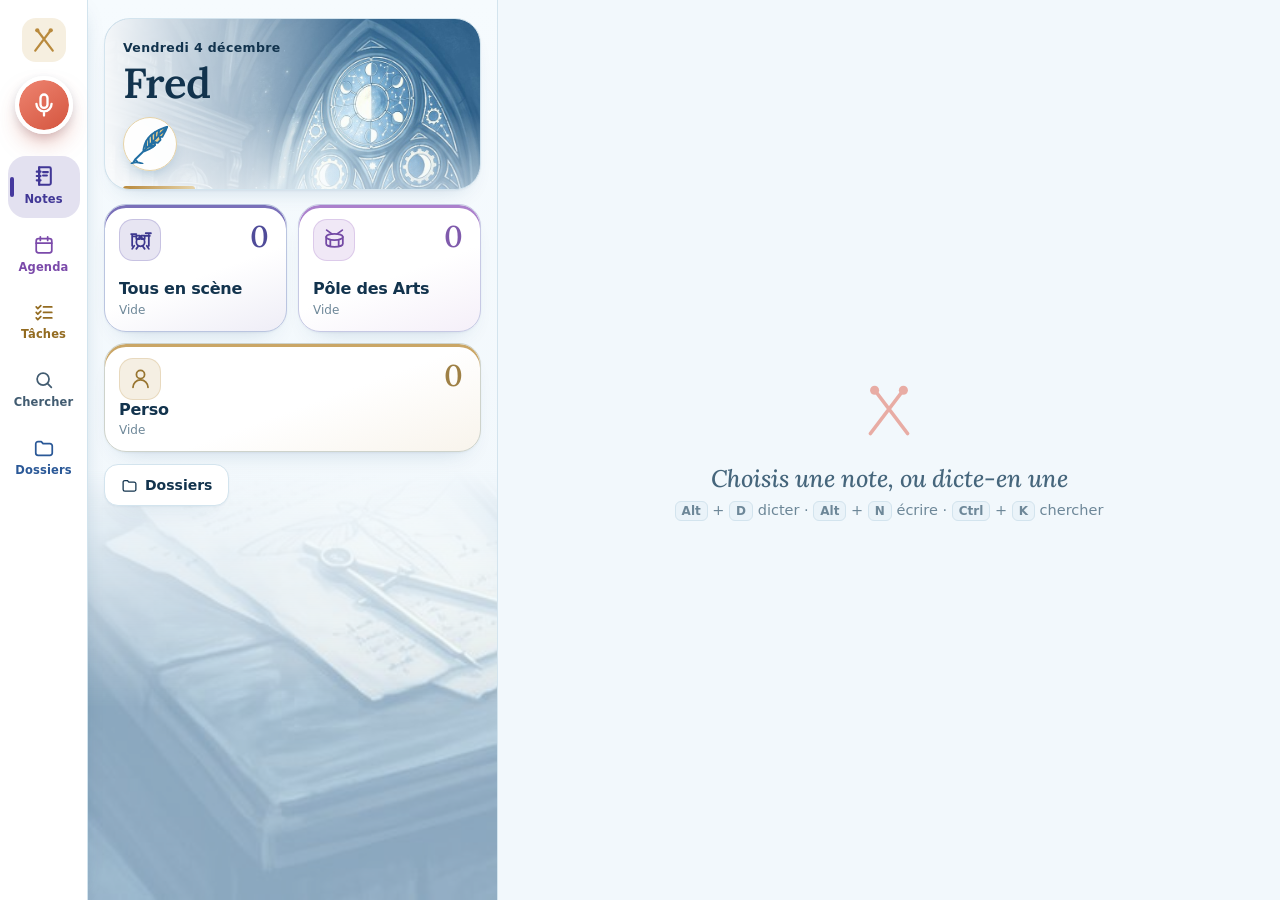
<file: index.html>
<!doctype html>
<html lang="fr" data-theme="auto">
<head>
<meta charset="utf-8">
<meta name="viewport" content="width=device-width, initial-scale=1, viewport-fit=cover, interactive-widget=resizes-content">
<title>Le Carnet de Fred</title>
<meta name="description" content="Notes dictées, dossiers et tâches pour les cours de batterie.">
<meta name="theme-color" content="#f2f8fc">
<meta name="mobile-web-app-capable" content="yes">
<meta name="apple-mobile-web-app-capable" content="yes">
<meta name="apple-mobile-web-app-title" content="Carnet">
<link rel="manifest" href="manifest.webmanifest">
<link rel="icon" href="icons/favicon-ciel.png" type="image/png">
<link rel="apple-touch-icon" href="icons/apple-touch-icon-ciel.png">
<link rel="stylesheet" href="app.css">
<link rel="stylesheet" href="coast.css">
<link rel="stylesheet" href="fraicheur.css">
<script>
  /* thème appliqué avant l'affichage, pour éviter un flash */
  try { var s = JSON.parse(localStorage.getItem('carnet:data') || 'null');
        var t = s && s.settings && s.settings.theme;
        document.documentElement.dataset.theme = t || 'light'; } catch (e) { document.documentElement.dataset.theme = 'light'; }
</script>
</head>
<body>

<svg width="0" height="0" style="position:absolute" aria-hidden="true">
  <symbol id="i-notes" viewBox="0 0 24 24"><path d="M7 3h10.5A1.5 1.5 0 0 1 19 4.5v15a1.5 1.5 0 0 1-1.5 1.5H7z"/><path d="M7 3v18M4.5 7.5h4M4.5 12h4M4.5 16.5h4M11 8h5M11 11.5h4"/></symbol>
  <symbol id="i-tasks" viewBox="0 0 24 24"><path d="M3.5 6.5l1.7 1.7L8.5 5M3.5 12.5l1.7 1.7 3.3-3.2M3.5 18.5l1.7 1.7 3.3-3.2M11.5 6.5h9M11.5 12.5h9M11.5 18.5h9"/></symbol>
  <symbol id="i-search" viewBox="0 0 24 24"><circle cx="11" cy="11" r="6.5"/><path d="M20 20l-4.3-4.3"/></symbol>
  <symbol id="i-folder" viewBox="0 0 24 24"><path d="M3 7.5A2.5 2.5 0 0 1 5.5 5H9l2 2.2h7.5A2.5 2.5 0 0 1 21 9.7v7.8a2.5 2.5 0 0 1-2.5 2.5h-13A2.5 2.5 0 0 1 3 17.5z"/></symbol>
  <symbol id="i-mic" viewBox="0 0 24 24"><rect x="9" y="3" width="6" height="11.5" rx="3"/><path d="M5.5 11a6.5 6.5 0 0 0 13 0M12 17.5V21"/></symbol>
  <symbol id="i-stop" viewBox="0 0 24 24"><rect x="7" y="7" width="10" height="10" rx="2.2" fill="currentColor" stroke="none"/></symbol>
  <symbol id="i-plus" viewBox="0 0 24 24"><path d="M12 5v14M5 12h14"/></symbol>
  <symbol id="i-back" viewBox="0 0 24 24"><path d="M15 5l-7 7 7 7"/></symbol>
  <symbol id="i-chev-down" viewBox="0 0 24 24"><path d="M7 10l5 5 5-5"/></symbol>
  <symbol id="i-chev-right" viewBox="0 0 24 24"><path d="M10 6l6 6-6 6"/></symbol>
  <symbol id="i-more" viewBox="0 0 24 24"><circle cx="5.5" cy="12" r="1.6" fill="currentColor" stroke="none"/><circle cx="12" cy="12" r="1.6" fill="currentColor" stroke="none"/><circle cx="18.5" cy="12" r="1.6" fill="currentColor" stroke="none"/></symbol>
  <symbol id="i-pin" viewBox="0 0 24 24"><path d="M9 3.5h6l-1 5.5 3.5 3.2V14h-11v-1.8L10 9z"/><path d="M12 14v6.5"/></symbol>
  <symbol id="i-trash" viewBox="0 0 24 24"><path d="M4 7h16M10 11v6M14 11v6M6 7l1 13h10l1-13M9 7V4h6v3"/></symbol>
  <symbol id="i-share" viewBox="0 0 24 24"><circle cx="6" cy="12" r="2.5"/><circle cx="18" cy="6" r="2.5"/><circle cx="18" cy="18" r="2.5"/><path d="M8.2 10.8l7.6-3.6M8.2 13.2l7.6 3.6"/></symbol>
  <symbol id="i-check" viewBox="0 0 24 24"><path d="M5 12.5l4.5 4.5L19 7.5"/></symbol>
  <symbol id="i-cal" viewBox="0 0 24 24"><rect x="3.5" y="5" width="17" height="15.5" rx="2.5"/><path d="M3.5 10h17M8 3v4M16 3v4"/></symbol>
  <symbol id="i-pen" viewBox="0 0 24 24"><path d="M4 20l1-4.5L16 4.5l3.5 3.5L8.5 19z"/><path d="M14 7l3 3"/></symbol>
  <symbol id="i-template" viewBox="0 0 24 24"><path d="M6.5 3h8l4 4v14h-12z"/><path d="M14.5 3v4h4M9.5 12h6M9.5 15.5h6M9.5 8.5h2.5"/></symbol>
  <symbol id="i-task-add" viewBox="0 0 24 24"><path d="M3.5 12l4 4 8-8.5"/><path d="M18.5 13v7M15 16.5h7"/></symbol>
  <symbol id="i-x" viewBox="0 0 24 24"><path d="M6 6l12 12M18 6L6 18"/></symbol>
  <symbol id="i-download" viewBox="0 0 24 24"><path d="M12 4v11M7 10.5l5 5 5-5M5 20h14"/></symbol>
  <symbol id="i-upload" viewBox="0 0 24 24"><path d="M12 15.5V4.5M7 9.5l5-5 5 5M5 20h14"/></symbol>
  <symbol id="i-restore" viewBox="0 0 24 24"><path d="M4.5 12a7.5 7.5 0 1 0 2.4-5.5L4.5 8.8"/><path d="M4.5 4v4.8h4.8"/></symbol>
  <symbol id="i-copy" viewBox="0 0 24 24"><rect x="8.5" y="8.5" width="11.5" height="11.5" rx="2"/><path d="M15.5 8.5V5.5a1.5 1.5 0 0 0-1.5-1.5H5.5A1.5 1.5 0 0 0 4 5.5V14a1.5 1.5 0 0 0 1.5 1.5h3"/></symbol>
  <symbol id="i-install" viewBox="0 0 24 24"><rect x="6" y="2.5" width="12" height="19" rx="2.5"/><path d="M12 7v7M9 11l3 3 3-3M10.5 18.5h3"/></symbol>
  <symbol id="i-help" viewBox="0 0 24 24"><circle cx="12" cy="12" r="9"/><path d="M9.6 9.4a2.5 2.5 0 1 1 3.4 2.4c-.6.3-1 .8-1 1.5v.4M12 17.2v.1"/></symbol>
  <symbol id="i-note" viewBox="0 0 24 24"><path d="M6.5 3h8l4 4v14h-12z"/><path d="M14.5 3v4h4"/></symbol>
  <symbol id="i-sun" viewBox="0 0 24 24"><circle cx="12" cy="12" r="4"/><path d="M12 2.5v2M12 19.5v2M2.5 12h2M19.5 12h2M5.3 5.3l1.4 1.4M17.3 17.3l1.4 1.4M5.3 18.7l1.4-1.4M17.3 6.7l1.4-1.4"/></symbol>
  <symbol id="i-spark" viewBox="0 0 24 24"><path d="M11 3.5l1.9 5.6 5.6 1.9-5.6 1.9L11 18.5l-1.9-5.6L3.5 11l5.6-1.9z"/><path d="M18.5 15.5l.7 2 2 .7-2 .7-.7 2-.7-2-2-.7 2-.7z"/></symbol>
  <symbol id="i-shapes" viewBox="0 0 24 24"><circle cx="7.5" cy="7.5" r="3.8"/><rect x="13.2" y="3.7" width="7.3" height="7.3" rx="1.8"/><path d="M12 13.2l4.6 7.3H7.4z"/></symbol>
  <symbol id="i-user" viewBox="0 0 24 24"><circle cx="12" cy="8.2" r="3.9"/><path d="M4.8 20.5a7.2 7.2 0 0 1 14.4 0"/></symbol>
  <symbol id="i-users" viewBox="0 0 24 24"><circle cx="9" cy="8.5" r="3.5"/><path d="M2.5 19.5a6.5 6.5 0 0 1 13 0"/><path d="M16 5.2a3.5 3.5 0 0 1 0 6.6M18 14a6 6 0 0 1 3.5 5.5"/></symbol>
  <symbol id="i-drum" viewBox="0 0 24 24"><ellipse cx="12" cy="9.5" rx="8" ry="3"/><path d="M4 9.5v6.5c0 1.7 3.6 3 8 3s8-1.3 8-3V9.5M8 12.3v6.3M16 12.3v6.3"/><path d="M14.5 6.6l5-3.6M9.5 6.6l-5-3.6"/></symbol>
  <symbol id="i-drumkit" viewBox="0 0 24 24"><circle cx="12" cy="14.5" r="4"/><path d="M8 8.2h3.2v3.4H8zM12.8 8.2H16v3.4h-3.2zM4 9h3.5M16.5 8.5H21M4 8v10M20 7.5V18M6 18l-2 3M18 18l2 3M10 18.2L8 21M14 18.2l2 2.8"/><path d="M3 6.8h5M17 6h5"/></symbol>
  <symbol id="i-music" viewBox="0 0 24 24"><path d="M9 18V5.5l11-2v12.5"/><circle cx="6.5" cy="18" r="2.5"/><circle cx="17.5" cy="16" r="2.5"/></symbol>
  <symbol id="i-grad" viewBox="0 0 24 24"><path d="M2.5 9.2L12 4.7l9.5 4.5L12 13.7z"/><path d="M6.5 11.3v5c3 2.3 8 2.3 11 0v-5M21.5 9.2v5"/></symbol>
  <symbol id="i-work" viewBox="0 0 24 24"><rect x="3.5" y="7" width="17" height="12.5" rx="2.2"/><path d="M9 7V5h6v2M3.5 12.5h17"/></symbol>
  <symbol id="i-bolt" viewBox="0 0 24 24"><path d="M13 3L5 13.5h6L10 21l8-10.5h-6z"/></symbol>
  <symbol id="i-home" viewBox="0 0 24 24"><path d="M4 11l8-6.5 8 6.5v9H4z"/><path d="M10 20v-5h4v5"/></symbol>
  <symbol id="i-cloud" viewBox="0 0 24 24"><path d="M7 18.5h10.5a4 4 0 0 0 .6-7.95A6 6 0 0 0 6.6 9.1 4.7 4.7 0 0 0 7 18.5z"/></symbol>
  <symbol id="i-sync" viewBox="0 0 24 24"><path d="M19.5 12a7.5 7.5 0 0 1-13.2 4.9M4.5 12a7.5 7.5 0 0 1 13.2-4.9"/><path d="M18 3.5v4h-4M6 20.5v-4h4"/></symbol>
  <symbol id="i-quill" viewBox="0 0 64 64">
    <defs><linearGradient id="qg" x1="0" y1="1" x2="1" y2="0"><stop offset="0" stop-color="#f6e7bd"/><stop offset="1" stop-color="#e0b968"/></linearGradient></defs>
    <path d="M20.9 42.2Q20.9 42.2 21.5 38.8Q22.1 35.3 24 30.9Q25.9 26.5 28.8 23Q31.6 19.4 35.4 16.6Q39.1 13.9 43.3 11.7Q47.5 9.5 50.8 8.3Q54.1 7 56.1 6.5L58 6L56.9 8.8L54.4 14.2L50.5 21.7L46.4 21.4L47.6 26.2L43.3 31.1L38.3 30L39.2 34.6L36.6 36.8L29.8 40.7L22.8 44.1L22.8 44.1Z" fill="url(#qg)" stroke-width="2.9"/>
    <path d="M8 57C22 44 42 22 58 6M25 40.2L25.2 29M29.6 35.3L29 23.2M34.4 30.4L33.8 18.3M39.1 25.5L39.3 14.1M43.8 20.5L45.6 10.8M28.1 37L38.2 35.1M31.2 33.7L39.6 30.2M48 16.2L55.3 12.1M21.9 43.3L8 57M8 57L5.2 61.8M8 57L11.2 60.4M2.5 63c5-2.4 11-1.8 17 .3" fill="none" stroke-width="3"/>
  </symbol>
  <symbol id="i-sticks" viewBox="0 0 24 24"><path d="M5 20.5L16.6 5.2M19 20.5L7.4 5.2"/><circle cx="17.4" cy="4.2" r="1.7" fill="currentColor" stroke="none"/><circle cx="6.6" cy="4.2" r="1.7" fill="currentColor" stroke="none"/></symbol>
</svg>

<div id="app">
  <nav id="nav" aria-label="Navigation principale">
    <div class="brand" aria-hidden="true"><svg class="ic"><use href="#i-sticks"/></svg></div>
    <a href="#/notes" class="nav-item" data-act="nav" data-to="#/notes" data-nav="notes">
      <svg class="ic"><use href="#i-notes"/></svg><span>Notes</span></a>
    <a href="#/calendar" class="nav-item" data-act="nav" data-to="#/calendar" data-nav="calendar">
      <svg class="ic"><use href="#i-cal"/></svg><span>Agenda</span></a>
    <button id="fab" class="fab" data-act="fab" aria-label="Dicter une nouvelle note" title="Dicter une nouvelle note (Alt+D)">
      <svg class="ic mic-ic"><use href="#i-mic"/></svg><svg class="ic stop-ic"><use href="#i-stop"/></svg></button>
    <a href="#/tasks" class="nav-item" data-act="nav" data-to="#/tasks" data-nav="tasks">
      <svg class="ic"><use href="#i-tasks"/></svg><span>Tâches</span><b class="badge" id="task-badge" hidden></b></a>
    <a href="#/search" class="nav-item nav-desk" data-act="nav" data-to="#/search" data-nav="search">
      <svg class="ic"><use href="#i-search"/></svg><span>Chercher</span></a>
    <a href="#/folders" class="nav-item" data-act="nav" data-to="#/folders" data-nav="folders">
      <svg class="ic"><use href="#i-folder"/></svg><span>Dossiers</span></a>
  </nav>
  <main id="list" tabindex="-1"></main>
  <section id="detail" aria-label="Note"></section>
</div>

<div id="sheet-layer" hidden>
  <div class="scrim" data-act="sheet-close"></div>
  <div class="sheet" role="dialog" aria-modal="true"></div>
</div>
<div id="toasts" aria-live="polite"></div>
<div id="update-bar" hidden>
  <span>Nouvelle version disponible</span>
  <button data-act="update-app">Actualiser</button>
</div>

<script src="config.js"></script>
<script src="app.js" defer></script>
</body>
</html>
</file>
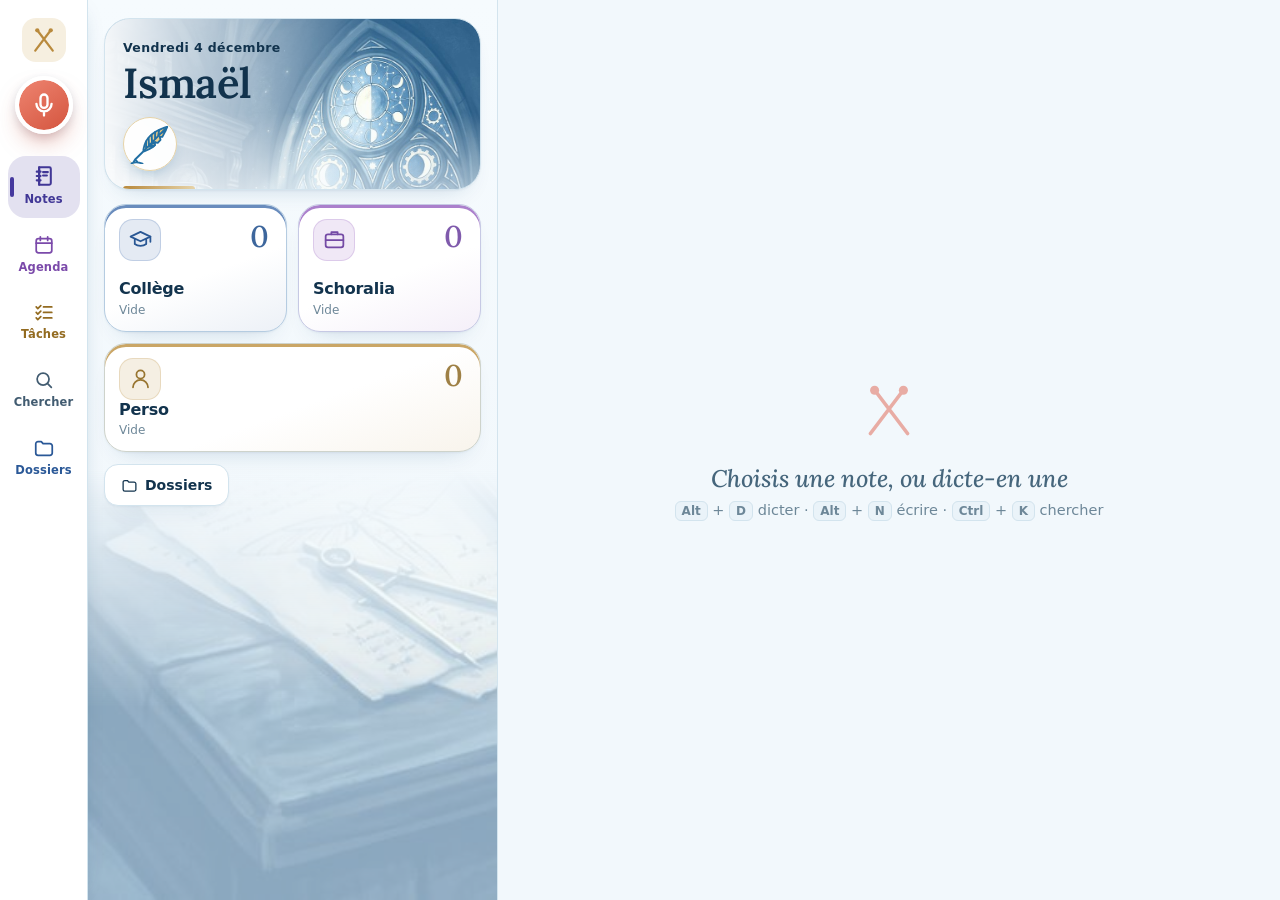
<file: ismael/index.html>
<!doctype html>
<html lang="fr" data-theme="auto">
<head>
<meta charset="utf-8">
<meta name="viewport" content="width=device-width, initial-scale=1, viewport-fit=cover, interactive-widget=resizes-content">
<title>Le Carnet d'Ismaël</title>
<meta name="description" content="Notes dictées, dossiers et tâches pour les cours de batterie.">
<meta name="theme-color" content="#f2f8fc">
<meta name="mobile-web-app-capable" content="yes">
<meta name="apple-mobile-web-app-capable" content="yes">
<meta name="apple-mobile-web-app-title" content="Carnet">
<link rel="manifest" href="manifest.webmanifest">
<link rel="icon" href="icons/favicon-ciel.png" type="image/png">
<link rel="apple-touch-icon" href="icons/apple-touch-icon-ciel.png">
<link rel="stylesheet" href="app.css">
<link rel="stylesheet" href="coast.css">
<link rel="stylesheet" href="fraicheur.css">
<script>
  /* thème appliqué avant l'affichage, pour éviter un flash */
  try { var s = JSON.parse(localStorage.getItem('carnet-ismael:data') || 'null');
        var t = s && s.settings && s.settings.theme;
        document.documentElement.dataset.theme = t || 'light'; } catch (e) { document.documentElement.dataset.theme = 'light'; }
</script>
</head>
<body>

<svg width="0" height="0" style="position:absolute" aria-hidden="true">
  <symbol id="i-notes" viewBox="0 0 24 24"><path d="M7 3h10.5A1.5 1.5 0 0 1 19 4.5v15a1.5 1.5 0 0 1-1.5 1.5H7z"/><path d="M7 3v18M4.5 7.5h4M4.5 12h4M4.5 16.5h4M11 8h5M11 11.5h4"/></symbol>
  <symbol id="i-tasks" viewBox="0 0 24 24"><path d="M3.5 6.5l1.7 1.7L8.5 5M3.5 12.5l1.7 1.7 3.3-3.2M3.5 18.5l1.7 1.7 3.3-3.2M11.5 6.5h9M11.5 12.5h9M11.5 18.5h9"/></symbol>
  <symbol id="i-search" viewBox="0 0 24 24"><circle cx="11" cy="11" r="6.5"/><path d="M20 20l-4.3-4.3"/></symbol>
  <symbol id="i-folder" viewBox="0 0 24 24"><path d="M3 7.5A2.5 2.5 0 0 1 5.5 5H9l2 2.2h7.5A2.5 2.5 0 0 1 21 9.7v7.8a2.5 2.5 0 0 1-2.5 2.5h-13A2.5 2.5 0 0 1 3 17.5z"/></symbol>
  <symbol id="i-mic" viewBox="0 0 24 24"><rect x="9" y="3" width="6" height="11.5" rx="3"/><path d="M5.5 11a6.5 6.5 0 0 0 13 0M12 17.5V21"/></symbol>
  <symbol id="i-stop" viewBox="0 0 24 24"><rect x="7" y="7" width="10" height="10" rx="2.2" fill="currentColor" stroke="none"/></symbol>
  <symbol id="i-plus" viewBox="0 0 24 24"><path d="M12 5v14M5 12h14"/></symbol>
  <symbol id="i-back" viewBox="0 0 24 24"><path d="M15 5l-7 7 7 7"/></symbol>
  <symbol id="i-chev-down" viewBox="0 0 24 24"><path d="M7 10l5 5 5-5"/></symbol>
  <symbol id="i-chev-right" viewBox="0 0 24 24"><path d="M10 6l6 6-6 6"/></symbol>
  <symbol id="i-more" viewBox="0 0 24 24"><circle cx="5.5" cy="12" r="1.6" fill="currentColor" stroke="none"/><circle cx="12" cy="12" r="1.6" fill="currentColor" stroke="none"/><circle cx="18.5" cy="12" r="1.6" fill="currentColor" stroke="none"/></symbol>
  <symbol id="i-pin" viewBox="0 0 24 24"><path d="M9 3.5h6l-1 5.5 3.5 3.2V14h-11v-1.8L10 9z"/><path d="M12 14v6.5"/></symbol>
  <symbol id="i-trash" viewBox="0 0 24 24"><path d="M4 7h16M10 11v6M14 11v6M6 7l1 13h10l1-13M9 7V4h6v3"/></symbol>
  <symbol id="i-share" viewBox="0 0 24 24"><circle cx="6" cy="12" r="2.5"/><circle cx="18" cy="6" r="2.5"/><circle cx="18" cy="18" r="2.5"/><path d="M8.2 10.8l7.6-3.6M8.2 13.2l7.6 3.6"/></symbol>
  <symbol id="i-check" viewBox="0 0 24 24"><path d="M5 12.5l4.5 4.5L19 7.5"/></symbol>
  <symbol id="i-cal" viewBox="0 0 24 24"><rect x="3.5" y="5" width="17" height="15.5" rx="2.5"/><path d="M3.5 10h17M8 3v4M16 3v4"/></symbol>
  <symbol id="i-pen" viewBox="0 0 24 24"><path d="M4 20l1-4.5L16 4.5l3.5 3.5L8.5 19z"/><path d="M14 7l3 3"/></symbol>
  <symbol id="i-template" viewBox="0 0 24 24"><path d="M6.5 3h8l4 4v14h-12z"/><path d="M14.5 3v4h4M9.5 12h6M9.5 15.5h6M9.5 8.5h2.5"/></symbol>
  <symbol id="i-task-add" viewBox="0 0 24 24"><path d="M3.5 12l4 4 8-8.5"/><path d="M18.5 13v7M15 16.5h7"/></symbol>
  <symbol id="i-x" viewBox="0 0 24 24"><path d="M6 6l12 12M18 6L6 18"/></symbol>
  <symbol id="i-download" viewBox="0 0 24 24"><path d="M12 4v11M7 10.5l5 5 5-5M5 20h14"/></symbol>
  <symbol id="i-upload" viewBox="0 0 24 24"><path d="M12 15.5V4.5M7 9.5l5-5 5 5M5 20h14"/></symbol>
  <symbol id="i-restore" viewBox="0 0 24 24"><path d="M4.5 12a7.5 7.5 0 1 0 2.4-5.5L4.5 8.8"/><path d="M4.5 4v4.8h4.8"/></symbol>
  <symbol id="i-copy" viewBox="0 0 24 24"><rect x="8.5" y="8.5" width="11.5" height="11.5" rx="2"/><path d="M15.5 8.5V5.5a1.5 1.5 0 0 0-1.5-1.5H5.5A1.5 1.5 0 0 0 4 5.5V14a1.5 1.5 0 0 0 1.5 1.5h3"/></symbol>
  <symbol id="i-install" viewBox="0 0 24 24"><rect x="6" y="2.5" width="12" height="19" rx="2.5"/><path d="M12 7v7M9 11l3 3 3-3M10.5 18.5h3"/></symbol>
  <symbol id="i-help" viewBox="0 0 24 24"><circle cx="12" cy="12" r="9"/><path d="M9.6 9.4a2.5 2.5 0 1 1 3.4 2.4c-.6.3-1 .8-1 1.5v.4M12 17.2v.1"/></symbol>
  <symbol id="i-note" viewBox="0 0 24 24"><path d="M6.5 3h8l4 4v14h-12z"/><path d="M14.5 3v4h4"/></symbol>
  <symbol id="i-sun" viewBox="0 0 24 24"><circle cx="12" cy="12" r="4"/><path d="M12 2.5v2M12 19.5v2M2.5 12h2M19.5 12h2M5.3 5.3l1.4 1.4M17.3 17.3l1.4 1.4M5.3 18.7l1.4-1.4M17.3 6.7l1.4-1.4"/></symbol>
  <symbol id="i-spark" viewBox="0 0 24 24"><path d="M11 3.5l1.9 5.6 5.6 1.9-5.6 1.9L11 18.5l-1.9-5.6L3.5 11l5.6-1.9z"/><path d="M18.5 15.5l.7 2 2 .7-2 .7-.7 2-.7-2-2-.7 2-.7z"/></symbol>
  <symbol id="i-shapes" viewBox="0 0 24 24"><circle cx="7.5" cy="7.5" r="3.8"/><rect x="13.2" y="3.7" width="7.3" height="7.3" rx="1.8"/><path d="M12 13.2l4.6 7.3H7.4z"/></symbol>
  <symbol id="i-user" viewBox="0 0 24 24"><circle cx="12" cy="8.2" r="3.9"/><path d="M4.8 20.5a7.2 7.2 0 0 1 14.4 0"/></symbol>
  <symbol id="i-users" viewBox="0 0 24 24"><circle cx="9" cy="8.5" r="3.5"/><path d="M2.5 19.5a6.5 6.5 0 0 1 13 0"/><path d="M16 5.2a3.5 3.5 0 0 1 0 6.6M18 14a6 6 0 0 1 3.5 5.5"/></symbol>
  <symbol id="i-drum" viewBox="0 0 24 24"><ellipse cx="12" cy="9.5" rx="8" ry="3"/><path d="M4 9.5v6.5c0 1.7 3.6 3 8 3s8-1.3 8-3V9.5M8 12.3v6.3M16 12.3v6.3"/><path d="M14.5 6.6l5-3.6M9.5 6.6l-5-3.6"/></symbol>
  <symbol id="i-drumkit" viewBox="0 0 24 24"><circle cx="12" cy="14.5" r="4"/><path d="M8 8.2h3.2v3.4H8zM12.8 8.2H16v3.4h-3.2zM4 9h3.5M16.5 8.5H21M4 8v10M20 7.5V18M6 18l-2 3M18 18l2 3M10 18.2L8 21M14 18.2l2 2.8"/><path d="M3 6.8h5M17 6h5"/></symbol>
  <symbol id="i-music" viewBox="0 0 24 24"><path d="M9 18V5.5l11-2v12.5"/><circle cx="6.5" cy="18" r="2.5"/><circle cx="17.5" cy="16" r="2.5"/></symbol>
  <symbol id="i-grad" viewBox="0 0 24 24"><path d="M2.5 9.2L12 4.7l9.5 4.5L12 13.7z"/><path d="M6.5 11.3v5c3 2.3 8 2.3 11 0v-5M21.5 9.2v5"/></symbol>
  <symbol id="i-work" viewBox="0 0 24 24"><rect x="3.5" y="7" width="17" height="12.5" rx="2.2"/><path d="M9 7V5h6v2M3.5 12.5h17"/></symbol>
  <symbol id="i-bolt" viewBox="0 0 24 24"><path d="M13 3L5 13.5h6L10 21l8-10.5h-6z"/></symbol>
  <symbol id="i-home" viewBox="0 0 24 24"><path d="M4 11l8-6.5 8 6.5v9H4z"/><path d="M10 20v-5h4v5"/></symbol>
  <symbol id="i-cloud" viewBox="0 0 24 24"><path d="M7 18.5h10.5a4 4 0 0 0 .6-7.95A6 6 0 0 0 6.6 9.1 4.7 4.7 0 0 0 7 18.5z"/></symbol>
  <symbol id="i-sync" viewBox="0 0 24 24"><path d="M19.5 12a7.5 7.5 0 0 1-13.2 4.9M4.5 12a7.5 7.5 0 0 1 13.2-4.9"/><path d="M18 3.5v4h-4M6 20.5v-4h4"/></symbol>
  <symbol id="i-quill" viewBox="0 0 64 64">
    <defs><linearGradient id="qg" x1="0" y1="1" x2="1" y2="0"><stop offset="0" stop-color="#f6e7bd"/><stop offset="1" stop-color="#e0b968"/></linearGradient></defs>
    <path d="M20.9 42.2Q20.9 42.2 21.5 38.8Q22.1 35.3 24 30.9Q25.9 26.5 28.8 23Q31.6 19.4 35.4 16.6Q39.1 13.9 43.3 11.7Q47.5 9.5 50.8 8.3Q54.1 7 56.1 6.5L58 6L56.9 8.8L54.4 14.2L50.5 21.7L46.4 21.4L47.6 26.2L43.3 31.1L38.3 30L39.2 34.6L36.6 36.8L29.8 40.7L22.8 44.1L22.8 44.1Z" fill="url(#qg)" stroke-width="2.9"/>
    <path d="M8 57C22 44 42 22 58 6M25 40.2L25.2 29M29.6 35.3L29 23.2M34.4 30.4L33.8 18.3M39.1 25.5L39.3 14.1M43.8 20.5L45.6 10.8M28.1 37L38.2 35.1M31.2 33.7L39.6 30.2M48 16.2L55.3 12.1M21.9 43.3L8 57M8 57L5.2 61.8M8 57L11.2 60.4M2.5 63c5-2.4 11-1.8 17 .3" fill="none" stroke-width="3"/>
  </symbol>
  <symbol id="i-sticks" viewBox="0 0 24 24"><path d="M5 20.5L16.6 5.2M19 20.5L7.4 5.2"/><circle cx="17.4" cy="4.2" r="1.7" fill="currentColor" stroke="none"/><circle cx="6.6" cy="4.2" r="1.7" fill="currentColor" stroke="none"/></symbol>
</svg>

<div id="app">
  <nav id="nav" aria-label="Navigation principale">
    <div class="brand" aria-hidden="true"><svg class="ic"><use href="#i-sticks"/></svg></div>
    <a href="#/notes" class="nav-item" data-act="nav" data-to="#/notes" data-nav="notes">
      <svg class="ic"><use href="#i-notes"/></svg><span>Notes</span></a>
    <a href="#/calendar" class="nav-item" data-act="nav" data-to="#/calendar" data-nav="calendar">
      <svg class="ic"><use href="#i-cal"/></svg><span>Agenda</span></a>
    <button id="fab" class="fab" data-act="fab" aria-label="Dicter une nouvelle note" title="Dicter une nouvelle note (Alt+D)">
      <svg class="ic mic-ic"><use href="#i-mic"/></svg><svg class="ic stop-ic"><use href="#i-stop"/></svg></button>
    <a href="#/tasks" class="nav-item" data-act="nav" data-to="#/tasks" data-nav="tasks">
      <svg class="ic"><use href="#i-tasks"/></svg><span>Tâches</span><b class="badge" id="task-badge" hidden></b></a>
    <a href="#/search" class="nav-item nav-desk" data-act="nav" data-to="#/search" data-nav="search">
      <svg class="ic"><use href="#i-search"/></svg><span>Chercher</span></a>
    <a href="#/folders" class="nav-item" data-act="nav" data-to="#/folders" data-nav="folders">
      <svg class="ic"><use href="#i-folder"/></svg><span>Dossiers</span></a>
  </nav>
  <main id="list" tabindex="-1"></main>
  <section id="detail" aria-label="Note"></section>
</div>

<div id="sheet-layer" hidden>
  <div class="scrim" data-act="sheet-close"></div>
  <div class="sheet" role="dialog" aria-modal="true"></div>
</div>
<div id="toasts" aria-live="polite"></div>
<div id="update-bar" hidden>
  <span>Nouvelle version disponible</span>
  <button data-act="update-app">Actualiser</button>
</div>

<script src="config.js"></script>
<script src="app.js" defer></script>
</body>
</html>
</file>
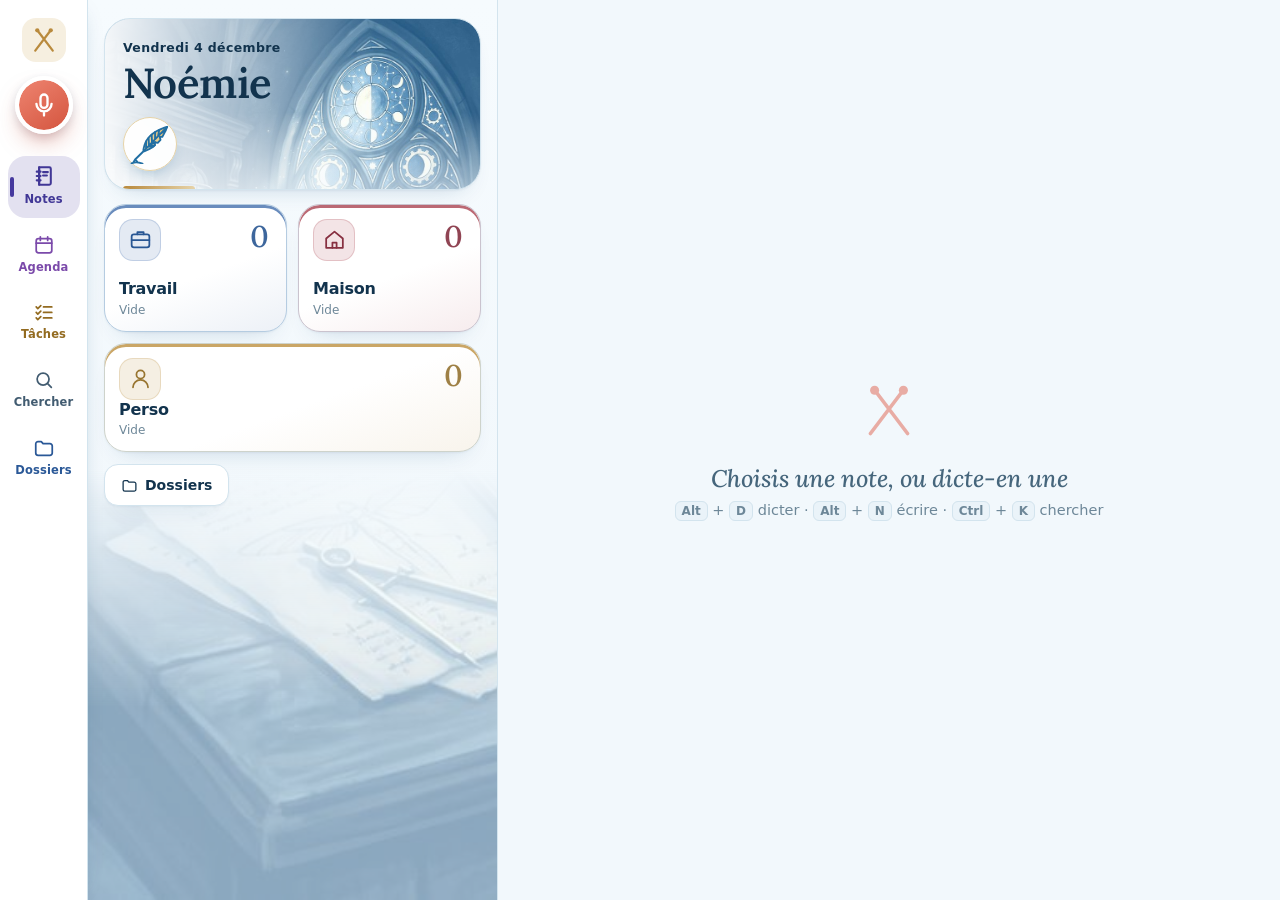
<file: noemie/index.html>
<!doctype html>
<html lang="fr" data-theme="auto">
<head>
<meta charset="utf-8">
<meta name="viewport" content="width=device-width, initial-scale=1, viewport-fit=cover, interactive-widget=resizes-content">
<title>Le Carnet de Noémie</title>
<meta name="description" content="Notes dictées, dossiers et tâches pour les cours de batterie.">
<meta name="theme-color" content="#f2f8fc">
<meta name="mobile-web-app-capable" content="yes">
<meta name="apple-mobile-web-app-capable" content="yes">
<meta name="apple-mobile-web-app-title" content="Carnet">
<link rel="manifest" href="manifest.webmanifest">
<link rel="icon" href="icons/favicon-ciel.png" type="image/png">
<link rel="apple-touch-icon" href="icons/apple-touch-icon-ciel.png">
<link rel="stylesheet" href="app.css">
<link rel="stylesheet" href="coast.css">
<link rel="stylesheet" href="fraicheur.css">
<script>
  /* thème appliqué avant l'affichage, pour éviter un flash */
  try { var s = JSON.parse(localStorage.getItem('carnet-noemie:data') || 'null');
        var t = s && s.settings && s.settings.theme;
        document.documentElement.dataset.theme = t || 'light'; } catch (e) { document.documentElement.dataset.theme = 'light'; }
</script>
</head>
<body>

<svg width="0" height="0" style="position:absolute" aria-hidden="true">
  <symbol id="i-notes" viewBox="0 0 24 24"><path d="M7 3h10.5A1.5 1.5 0 0 1 19 4.5v15a1.5 1.5 0 0 1-1.5 1.5H7z"/><path d="M7 3v18M4.5 7.5h4M4.5 12h4M4.5 16.5h4M11 8h5M11 11.5h4"/></symbol>
  <symbol id="i-tasks" viewBox="0 0 24 24"><path d="M3.5 6.5l1.7 1.7L8.5 5M3.5 12.5l1.7 1.7 3.3-3.2M3.5 18.5l1.7 1.7 3.3-3.2M11.5 6.5h9M11.5 12.5h9M11.5 18.5h9"/></symbol>
  <symbol id="i-search" viewBox="0 0 24 24"><circle cx="11" cy="11" r="6.5"/><path d="M20 20l-4.3-4.3"/></symbol>
  <symbol id="i-folder" viewBox="0 0 24 24"><path d="M3 7.5A2.5 2.5 0 0 1 5.5 5H9l2 2.2h7.5A2.5 2.5 0 0 1 21 9.7v7.8a2.5 2.5 0 0 1-2.5 2.5h-13A2.5 2.5 0 0 1 3 17.5z"/></symbol>
  <symbol id="i-mic" viewBox="0 0 24 24"><rect x="9" y="3" width="6" height="11.5" rx="3"/><path d="M5.5 11a6.5 6.5 0 0 0 13 0M12 17.5V21"/></symbol>
  <symbol id="i-stop" viewBox="0 0 24 24"><rect x="7" y="7" width="10" height="10" rx="2.2" fill="currentColor" stroke="none"/></symbol>
  <symbol id="i-plus" viewBox="0 0 24 24"><path d="M12 5v14M5 12h14"/></symbol>
  <symbol id="i-back" viewBox="0 0 24 24"><path d="M15 5l-7 7 7 7"/></symbol>
  <symbol id="i-chev-down" viewBox="0 0 24 24"><path d="M7 10l5 5 5-5"/></symbol>
  <symbol id="i-chev-right" viewBox="0 0 24 24"><path d="M10 6l6 6-6 6"/></symbol>
  <symbol id="i-more" viewBox="0 0 24 24"><circle cx="5.5" cy="12" r="1.6" fill="currentColor" stroke="none"/><circle cx="12" cy="12" r="1.6" fill="currentColor" stroke="none"/><circle cx="18.5" cy="12" r="1.6" fill="currentColor" stroke="none"/></symbol>
  <symbol id="i-pin" viewBox="0 0 24 24"><path d="M9 3.5h6l-1 5.5 3.5 3.2V14h-11v-1.8L10 9z"/><path d="M12 14v6.5"/></symbol>
  <symbol id="i-trash" viewBox="0 0 24 24"><path d="M4 7h16M10 11v6M14 11v6M6 7l1 13h10l1-13M9 7V4h6v3"/></symbol>
  <symbol id="i-share" viewBox="0 0 24 24"><circle cx="6" cy="12" r="2.5"/><circle cx="18" cy="6" r="2.5"/><circle cx="18" cy="18" r="2.5"/><path d="M8.2 10.8l7.6-3.6M8.2 13.2l7.6 3.6"/></symbol>
  <symbol id="i-check" viewBox="0 0 24 24"><path d="M5 12.5l4.5 4.5L19 7.5"/></symbol>
  <symbol id="i-cal" viewBox="0 0 24 24"><rect x="3.5" y="5" width="17" height="15.5" rx="2.5"/><path d="M3.5 10h17M8 3v4M16 3v4"/></symbol>
  <symbol id="i-pen" viewBox="0 0 24 24"><path d="M4 20l1-4.5L16 4.5l3.5 3.5L8.5 19z"/><path d="M14 7l3 3"/></symbol>
  <symbol id="i-template" viewBox="0 0 24 24"><path d="M6.5 3h8l4 4v14h-12z"/><path d="M14.5 3v4h4M9.5 12h6M9.5 15.5h6M9.5 8.5h2.5"/></symbol>
  <symbol id="i-task-add" viewBox="0 0 24 24"><path d="M3.5 12l4 4 8-8.5"/><path d="M18.5 13v7M15 16.5h7"/></symbol>
  <symbol id="i-x" viewBox="0 0 24 24"><path d="M6 6l12 12M18 6L6 18"/></symbol>
  <symbol id="i-download" viewBox="0 0 24 24"><path d="M12 4v11M7 10.5l5 5 5-5M5 20h14"/></symbol>
  <symbol id="i-upload" viewBox="0 0 24 24"><path d="M12 15.5V4.5M7 9.5l5-5 5 5M5 20h14"/></symbol>
  <symbol id="i-restore" viewBox="0 0 24 24"><path d="M4.5 12a7.5 7.5 0 1 0 2.4-5.5L4.5 8.8"/><path d="M4.5 4v4.8h4.8"/></symbol>
  <symbol id="i-copy" viewBox="0 0 24 24"><rect x="8.5" y="8.5" width="11.5" height="11.5" rx="2"/><path d="M15.5 8.5V5.5a1.5 1.5 0 0 0-1.5-1.5H5.5A1.5 1.5 0 0 0 4 5.5V14a1.5 1.5 0 0 0 1.5 1.5h3"/></symbol>
  <symbol id="i-install" viewBox="0 0 24 24"><rect x="6" y="2.5" width="12" height="19" rx="2.5"/><path d="M12 7v7M9 11l3 3 3-3M10.5 18.5h3"/></symbol>
  <symbol id="i-help" viewBox="0 0 24 24"><circle cx="12" cy="12" r="9"/><path d="M9.6 9.4a2.5 2.5 0 1 1 3.4 2.4c-.6.3-1 .8-1 1.5v.4M12 17.2v.1"/></symbol>
  <symbol id="i-note" viewBox="0 0 24 24"><path d="M6.5 3h8l4 4v14h-12z"/><path d="M14.5 3v4h4"/></symbol>
  <symbol id="i-sun" viewBox="0 0 24 24"><circle cx="12" cy="12" r="4"/><path d="M12 2.5v2M12 19.5v2M2.5 12h2M19.5 12h2M5.3 5.3l1.4 1.4M17.3 17.3l1.4 1.4M5.3 18.7l1.4-1.4M17.3 6.7l1.4-1.4"/></symbol>
  <symbol id="i-spark" viewBox="0 0 24 24"><path d="M11 3.5l1.9 5.6 5.6 1.9-5.6 1.9L11 18.5l-1.9-5.6L3.5 11l5.6-1.9z"/><path d="M18.5 15.5l.7 2 2 .7-2 .7-.7 2-.7-2-2-.7 2-.7z"/></symbol>
  <symbol id="i-shapes" viewBox="0 0 24 24"><circle cx="7.5" cy="7.5" r="3.8"/><rect x="13.2" y="3.7" width="7.3" height="7.3" rx="1.8"/><path d="M12 13.2l4.6 7.3H7.4z"/></symbol>
  <symbol id="i-user" viewBox="0 0 24 24"><circle cx="12" cy="8.2" r="3.9"/><path d="M4.8 20.5a7.2 7.2 0 0 1 14.4 0"/></symbol>
  <symbol id="i-users" viewBox="0 0 24 24"><circle cx="9" cy="8.5" r="3.5"/><path d="M2.5 19.5a6.5 6.5 0 0 1 13 0"/><path d="M16 5.2a3.5 3.5 0 0 1 0 6.6M18 14a6 6 0 0 1 3.5 5.5"/></symbol>
  <symbol id="i-drum" viewBox="0 0 24 24"><ellipse cx="12" cy="9.5" rx="8" ry="3"/><path d="M4 9.5v6.5c0 1.7 3.6 3 8 3s8-1.3 8-3V9.5M8 12.3v6.3M16 12.3v6.3"/><path d="M14.5 6.6l5-3.6M9.5 6.6l-5-3.6"/></symbol>
  <symbol id="i-drumkit" viewBox="0 0 24 24"><circle cx="12" cy="14.5" r="4"/><path d="M8 8.2h3.2v3.4H8zM12.8 8.2H16v3.4h-3.2zM4 9h3.5M16.5 8.5H21M4 8v10M20 7.5V18M6 18l-2 3M18 18l2 3M10 18.2L8 21M14 18.2l2 2.8"/><path d="M3 6.8h5M17 6h5"/></symbol>
  <symbol id="i-music" viewBox="0 0 24 24"><path d="M9 18V5.5l11-2v12.5"/><circle cx="6.5" cy="18" r="2.5"/><circle cx="17.5" cy="16" r="2.5"/></symbol>
  <symbol id="i-grad" viewBox="0 0 24 24"><path d="M2.5 9.2L12 4.7l9.5 4.5L12 13.7z"/><path d="M6.5 11.3v5c3 2.3 8 2.3 11 0v-5M21.5 9.2v5"/></symbol>
  <symbol id="i-work" viewBox="0 0 24 24"><rect x="3.5" y="7" width="17" height="12.5" rx="2.2"/><path d="M9 7V5h6v2M3.5 12.5h17"/></symbol>
  <symbol id="i-bolt" viewBox="0 0 24 24"><path d="M13 3L5 13.5h6L10 21l8-10.5h-6z"/></symbol>
  <symbol id="i-home" viewBox="0 0 24 24"><path d="M4 11l8-6.5 8 6.5v9H4z"/><path d="M10 20v-5h4v5"/></symbol>
  <symbol id="i-cloud" viewBox="0 0 24 24"><path d="M7 18.5h10.5a4 4 0 0 0 .6-7.95A6 6 0 0 0 6.6 9.1 4.7 4.7 0 0 0 7 18.5z"/></symbol>
  <symbol id="i-sync" viewBox="0 0 24 24"><path d="M19.5 12a7.5 7.5 0 0 1-13.2 4.9M4.5 12a7.5 7.5 0 0 1 13.2-4.9"/><path d="M18 3.5v4h-4M6 20.5v-4h4"/></symbol>
  <symbol id="i-quill" viewBox="0 0 64 64">
    <defs><linearGradient id="qg" x1="0" y1="1" x2="1" y2="0"><stop offset="0" stop-color="#f6e7bd"/><stop offset="1" stop-color="#e0b968"/></linearGradient></defs>
    <path d="M20.9 42.2Q20.9 42.2 21.5 38.8Q22.1 35.3 24 30.9Q25.9 26.5 28.8 23Q31.6 19.4 35.4 16.6Q39.1 13.9 43.3 11.7Q47.5 9.5 50.8 8.3Q54.1 7 56.1 6.5L58 6L56.9 8.8L54.4 14.2L50.5 21.7L46.4 21.4L47.6 26.2L43.3 31.1L38.3 30L39.2 34.6L36.6 36.8L29.8 40.7L22.8 44.1L22.8 44.1Z" fill="url(#qg)" stroke-width="2.9"/>
    <path d="M8 57C22 44 42 22 58 6M25 40.2L25.2 29M29.6 35.3L29 23.2M34.4 30.4L33.8 18.3M39.1 25.5L39.3 14.1M43.8 20.5L45.6 10.8M28.1 37L38.2 35.1M31.2 33.7L39.6 30.2M48 16.2L55.3 12.1M21.9 43.3L8 57M8 57L5.2 61.8M8 57L11.2 60.4M2.5 63c5-2.4 11-1.8 17 .3" fill="none" stroke-width="3"/>
  </symbol>
  <symbol id="i-sticks" viewBox="0 0 24 24"><path d="M5 20.5L16.6 5.2M19 20.5L7.4 5.2"/><circle cx="17.4" cy="4.2" r="1.7" fill="currentColor" stroke="none"/><circle cx="6.6" cy="4.2" r="1.7" fill="currentColor" stroke="none"/></symbol>
</svg>

<div id="app">
  <nav id="nav" aria-label="Navigation principale">
    <div class="brand" aria-hidden="true"><svg class="ic"><use href="#i-sticks"/></svg></div>
    <a href="#/notes" class="nav-item" data-act="nav" data-to="#/notes" data-nav="notes">
      <svg class="ic"><use href="#i-notes"/></svg><span>Notes</span></a>
    <a href="#/calendar" class="nav-item" data-act="nav" data-to="#/calendar" data-nav="calendar">
      <svg class="ic"><use href="#i-cal"/></svg><span>Agenda</span></a>
    <button id="fab" class="fab" data-act="fab" aria-label="Dicter une nouvelle note" title="Dicter une nouvelle note (Alt+D)">
      <svg class="ic mic-ic"><use href="#i-mic"/></svg><svg class="ic stop-ic"><use href="#i-stop"/></svg></button>
    <a href="#/tasks" class="nav-item" data-act="nav" data-to="#/tasks" data-nav="tasks">
      <svg class="ic"><use href="#i-tasks"/></svg><span>Tâches</span><b class="badge" id="task-badge" hidden></b></a>
    <a href="#/search" class="nav-item nav-desk" data-act="nav" data-to="#/search" data-nav="search">
      <svg class="ic"><use href="#i-search"/></svg><span>Chercher</span></a>
    <a href="#/folders" class="nav-item" data-act="nav" data-to="#/folders" data-nav="folders">
      <svg class="ic"><use href="#i-folder"/></svg><span>Dossiers</span></a>
  </nav>
  <main id="list" tabindex="-1"></main>
  <section id="detail" aria-label="Note"></section>
</div>

<div id="sheet-layer" hidden>
  <div class="scrim" data-act="sheet-close"></div>
  <div class="sheet" role="dialog" aria-modal="true"></div>
</div>
<div id="toasts" aria-live="polite"></div>
<div id="update-bar" hidden>
  <span>Nouvelle version disponible</span>
  <button data-act="update-app">Actualiser</button>
</div>

<script src="config.js"></script>
<script src="app.js" defer></script>
</body>
</html>
</file>
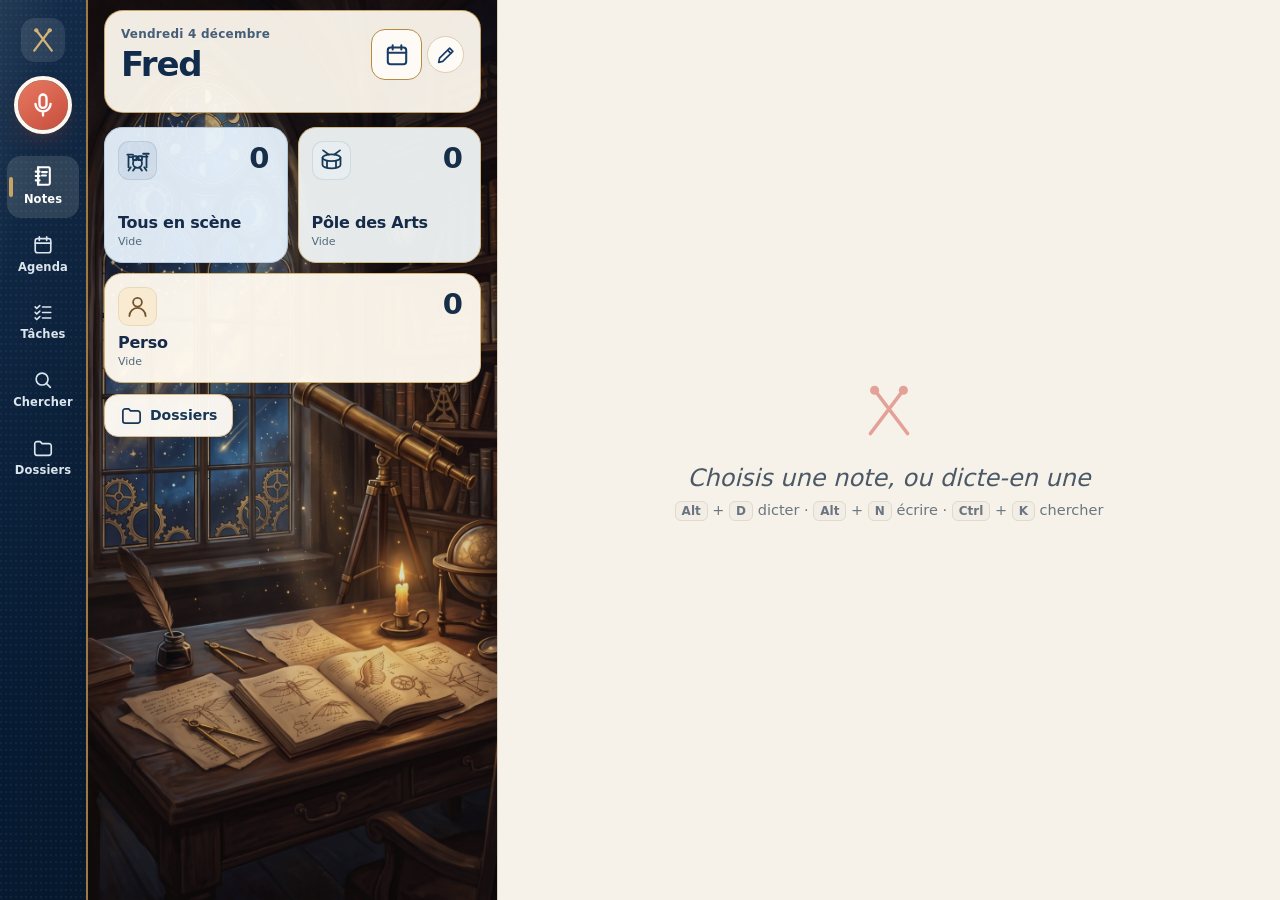
<file: Carnet_de_Fred_Atelier_Leonard_Galilee_1.5.0/Carnet de Fred/index.html>
<!doctype html>
<html lang="fr" data-theme="auto">
<head>
<meta charset="utf-8">
<meta name="viewport" content="width=device-width, initial-scale=1, viewport-fit=cover, interactive-widget=resizes-content">
<title>Le Carnet de Fred</title>
<meta name="description" content="Notes dictées, dossiers et tâches pour les cours de batterie.">
<meta name="theme-color" content="#0d2038">
<meta name="mobile-web-app-capable" content="yes">
<meta name="apple-mobile-web-app-capable" content="yes">
<meta name="apple-mobile-web-app-title" content="Carnet">
<link rel="manifest" href="manifest.webmanifest">
<link rel="icon" href="icons/favicon.png" type="image/png">
<link rel="apple-touch-icon" href="icons/apple-touch-icon.png">
<link rel="stylesheet" href="app.css">
<link rel="stylesheet" href="coast.css">
<link rel="stylesheet" href="atelier.css">
<script>
  /* thème appliqué avant l'affichage, pour éviter un flash */
  try { var s = JSON.parse(localStorage.getItem('carnet:data') || 'null');
        var t = s && s.settings && s.settings.theme;
        document.documentElement.dataset.theme = t || 'light'; } catch (e) { document.documentElement.dataset.theme = 'light'; }
</script>
</head>
<body>

<svg width="0" height="0" style="position:absolute" aria-hidden="true">
  <symbol id="i-notes" viewBox="0 0 24 24"><path d="M7 3h10.5A1.5 1.5 0 0 1 19 4.5v15a1.5 1.5 0 0 1-1.5 1.5H7z"/><path d="M7 3v18M4.5 7.5h4M4.5 12h4M4.5 16.5h4M11 8h5M11 11.5h4"/></symbol>
  <symbol id="i-tasks" viewBox="0 0 24 24"><path d="M3.5 6.5l1.7 1.7L8.5 5M3.5 12.5l1.7 1.7 3.3-3.2M3.5 18.5l1.7 1.7 3.3-3.2M11.5 6.5h9M11.5 12.5h9M11.5 18.5h9"/></symbol>
  <symbol id="i-search" viewBox="0 0 24 24"><circle cx="11" cy="11" r="6.5"/><path d="M20 20l-4.3-4.3"/></symbol>
  <symbol id="i-folder" viewBox="0 0 24 24"><path d="M3 7.5A2.5 2.5 0 0 1 5.5 5H9l2 2.2h7.5A2.5 2.5 0 0 1 21 9.7v7.8a2.5 2.5 0 0 1-2.5 2.5h-13A2.5 2.5 0 0 1 3 17.5z"/></symbol>
  <symbol id="i-mic" viewBox="0 0 24 24"><rect x="9" y="3" width="6" height="11.5" rx="3"/><path d="M5.5 11a6.5 6.5 0 0 0 13 0M12 17.5V21"/></symbol>
  <symbol id="i-stop" viewBox="0 0 24 24"><rect x="7" y="7" width="10" height="10" rx="2.2" fill="currentColor" stroke="none"/></symbol>
  <symbol id="i-plus" viewBox="0 0 24 24"><path d="M12 5v14M5 12h14"/></symbol>
  <symbol id="i-back" viewBox="0 0 24 24"><path d="M15 5l-7 7 7 7"/></symbol>
  <symbol id="i-chev-down" viewBox="0 0 24 24"><path d="M7 10l5 5 5-5"/></symbol>
  <symbol id="i-chev-right" viewBox="0 0 24 24"><path d="M10 6l6 6-6 6"/></symbol>
  <symbol id="i-more" viewBox="0 0 24 24"><circle cx="5.5" cy="12" r="1.6" fill="currentColor" stroke="none"/><circle cx="12" cy="12" r="1.6" fill="currentColor" stroke="none"/><circle cx="18.5" cy="12" r="1.6" fill="currentColor" stroke="none"/></symbol>
  <symbol id="i-pin" viewBox="0 0 24 24"><path d="M9 3.5h6l-1 5.5 3.5 3.2V14h-11v-1.8L10 9z"/><path d="M12 14v6.5"/></symbol>
  <symbol id="i-trash" viewBox="0 0 24 24"><path d="M4 7h16M10 11v6M14 11v6M6 7l1 13h10l1-13M9 7V4h6v3"/></symbol>
  <symbol id="i-share" viewBox="0 0 24 24"><circle cx="6" cy="12" r="2.5"/><circle cx="18" cy="6" r="2.5"/><circle cx="18" cy="18" r="2.5"/><path d="M8.2 10.8l7.6-3.6M8.2 13.2l7.6 3.6"/></symbol>
  <symbol id="i-check" viewBox="0 0 24 24"><path d="M5 12.5l4.5 4.5L19 7.5"/></symbol>
  <symbol id="i-cal" viewBox="0 0 24 24"><rect x="3.5" y="5" width="17" height="15.5" rx="2.5"/><path d="M3.5 10h17M8 3v4M16 3v4"/></symbol>
  <symbol id="i-pen" viewBox="0 0 24 24"><path d="M4 20l1-4.5L16 4.5l3.5 3.5L8.5 19z"/><path d="M14 7l3 3"/></symbol>
  <symbol id="i-template" viewBox="0 0 24 24"><path d="M6.5 3h8l4 4v14h-12z"/><path d="M14.5 3v4h4M9.5 12h6M9.5 15.5h6M9.5 8.5h2.5"/></symbol>
  <symbol id="i-task-add" viewBox="0 0 24 24"><path d="M3.5 12l4 4 8-8.5"/><path d="M18.5 13v7M15 16.5h7"/></symbol>
  <symbol id="i-x" viewBox="0 0 24 24"><path d="M6 6l12 12M18 6L6 18"/></symbol>
  <symbol id="i-download" viewBox="0 0 24 24"><path d="M12 4v11M7 10.5l5 5 5-5M5 20h14"/></symbol>
  <symbol id="i-upload" viewBox="0 0 24 24"><path d="M12 15.5V4.5M7 9.5l5-5 5 5M5 20h14"/></symbol>
  <symbol id="i-restore" viewBox="0 0 24 24"><path d="M4.5 12a7.5 7.5 0 1 0 2.4-5.5L4.5 8.8"/><path d="M4.5 4v4.8h4.8"/></symbol>
  <symbol id="i-copy" viewBox="0 0 24 24"><rect x="8.5" y="8.5" width="11.5" height="11.5" rx="2"/><path d="M15.5 8.5V5.5a1.5 1.5 0 0 0-1.5-1.5H5.5A1.5 1.5 0 0 0 4 5.5V14a1.5 1.5 0 0 0 1.5 1.5h3"/></symbol>
  <symbol id="i-install" viewBox="0 0 24 24"><rect x="6" y="2.5" width="12" height="19" rx="2.5"/><path d="M12 7v7M9 11l3 3 3-3M10.5 18.5h3"/></symbol>
  <symbol id="i-help" viewBox="0 0 24 24"><circle cx="12" cy="12" r="9"/><path d="M9.6 9.4a2.5 2.5 0 1 1 3.4 2.4c-.6.3-1 .8-1 1.5v.4M12 17.2v.1"/></symbol>
  <symbol id="i-note" viewBox="0 0 24 24"><path d="M6.5 3h8l4 4v14h-12z"/><path d="M14.5 3v4h4"/></symbol>
  <symbol id="i-sun" viewBox="0 0 24 24"><circle cx="12" cy="12" r="4"/><path d="M12 2.5v2M12 19.5v2M2.5 12h2M19.5 12h2M5.3 5.3l1.4 1.4M17.3 17.3l1.4 1.4M5.3 18.7l1.4-1.4M17.3 6.7l1.4-1.4"/></symbol>
  <symbol id="i-spark" viewBox="0 0 24 24"><path d="M11 3.5l1.9 5.6 5.6 1.9-5.6 1.9L11 18.5l-1.9-5.6L3.5 11l5.6-1.9z"/><path d="M18.5 15.5l.7 2 2 .7-2 .7-.7 2-.7-2-2-.7 2-.7z"/></symbol>
  <symbol id="i-shapes" viewBox="0 0 24 24"><circle cx="7.5" cy="7.5" r="3.8"/><rect x="13.2" y="3.7" width="7.3" height="7.3" rx="1.8"/><path d="M12 13.2l4.6 7.3H7.4z"/></symbol>
  <symbol id="i-user" viewBox="0 0 24 24"><circle cx="12" cy="8.2" r="3.9"/><path d="M4.8 20.5a7.2 7.2 0 0 1 14.4 0"/></symbol>
  <symbol id="i-users" viewBox="0 0 24 24"><circle cx="9" cy="8.5" r="3.5"/><path d="M2.5 19.5a6.5 6.5 0 0 1 13 0"/><path d="M16 5.2a3.5 3.5 0 0 1 0 6.6M18 14a6 6 0 0 1 3.5 5.5"/></symbol>
  <symbol id="i-drum" viewBox="0 0 24 24"><ellipse cx="12" cy="9.5" rx="8" ry="3"/><path d="M4 9.5v6.5c0 1.7 3.6 3 8 3s8-1.3 8-3V9.5M8 12.3v6.3M16 12.3v6.3"/><path d="M14.5 6.6l5-3.6M9.5 6.6l-5-3.6"/></symbol>
  <symbol id="i-drumkit" viewBox="0 0 24 24"><circle cx="12" cy="14.5" r="4"/><path d="M8 8.2h3.2v3.4H8zM12.8 8.2H16v3.4h-3.2zM4 9h3.5M16.5 8.5H21M4 8v10M20 7.5V18M6 18l-2 3M18 18l2 3M10 18.2L8 21M14 18.2l2 2.8"/><path d="M3 6.8h5M17 6h5"/></symbol>
  <symbol id="i-music" viewBox="0 0 24 24"><path d="M9 18V5.5l11-2v12.5"/><circle cx="6.5" cy="18" r="2.5"/><circle cx="17.5" cy="16" r="2.5"/></symbol>
  <symbol id="i-grad" viewBox="0 0 24 24"><path d="M2.5 9.2L12 4.7l9.5 4.5L12 13.7z"/><path d="M6.5 11.3v5c3 2.3 8 2.3 11 0v-5M21.5 9.2v5"/></symbol>
  <symbol id="i-work" viewBox="0 0 24 24"><rect x="3.5" y="7" width="17" height="12.5" rx="2.2"/><path d="M9 7V5h6v2M3.5 12.5h17"/></symbol>
  <symbol id="i-bolt" viewBox="0 0 24 24"><path d="M13 3L5 13.5h6L10 21l8-10.5h-6z"/></symbol>
  <symbol id="i-home" viewBox="0 0 24 24"><path d="M4 11l8-6.5 8 6.5v9H4z"/><path d="M10 20v-5h4v5"/></symbol>
  <symbol id="i-cloud" viewBox="0 0 24 24"><path d="M7 18.5h10.5a4 4 0 0 0 .6-7.95A6 6 0 0 0 6.6 9.1 4.7 4.7 0 0 0 7 18.5z"/></symbol>
  <symbol id="i-sync" viewBox="0 0 24 24"><path d="M19.5 12a7.5 7.5 0 0 1-13.2 4.9M4.5 12a7.5 7.5 0 0 1 13.2-4.9"/><path d="M18 3.5v4h-4M6 20.5v-4h4"/></symbol>
  <symbol id="i-sticks" viewBox="0 0 24 24"><path d="M5 20.5L16.6 5.2M19 20.5L7.4 5.2"/><circle cx="17.4" cy="4.2" r="1.7" fill="currentColor" stroke="none"/><circle cx="6.6" cy="4.2" r="1.7" fill="currentColor" stroke="none"/></symbol>
</svg>

<div id="app">
  <nav id="nav" aria-label="Navigation principale">
    <div class="brand" aria-hidden="true"><svg class="ic"><use href="#i-sticks"/></svg></div>
    <a href="#/notes" class="nav-item" data-act="nav" data-to="#/notes" data-nav="notes">
      <svg class="ic"><use href="#i-notes"/></svg><span>Notes</span></a>
    <a href="#/calendar" class="nav-item" data-act="nav" data-to="#/calendar" data-nav="calendar">
      <svg class="ic"><use href="#i-cal"/></svg><span>Agenda</span></a>
    <button id="fab" class="fab" data-act="fab" aria-label="Dicter une nouvelle note" title="Dicter une nouvelle note (Alt+D)">
      <svg class="ic mic-ic"><use href="#i-mic"/></svg><svg class="ic stop-ic"><use href="#i-stop"/></svg></button>
    <a href="#/tasks" class="nav-item" data-act="nav" data-to="#/tasks" data-nav="tasks">
      <svg class="ic"><use href="#i-tasks"/></svg><span>Tâches</span><b class="badge" id="task-badge" hidden></b></a>
    <a href="#/search" class="nav-item nav-desk" data-act="nav" data-to="#/search" data-nav="search">
      <svg class="ic"><use href="#i-search"/></svg><span>Chercher</span></a>
    <a href="#/folders" class="nav-item" data-act="nav" data-to="#/folders" data-nav="folders">
      <svg class="ic"><use href="#i-folder"/></svg><span>Dossiers</span></a>
  </nav>
  <main id="list" tabindex="-1"></main>
  <section id="detail" aria-label="Note"></section>
</div>

<div id="sheet-layer" hidden>
  <div class="scrim" data-act="sheet-close"></div>
  <div class="sheet" role="dialog" aria-modal="true"></div>
</div>
<div id="toasts" aria-live="polite"></div>
<div id="update-bar" hidden>
  <span>Nouvelle version disponible</span>
  <button data-act="update-app">Actualiser</button>
</div>

<script src="config.js"></script>
<script src="app.js" defer></script>
</body>
</html>
</file>
<file: app.css>
/* =========================================================
   Le Carnet de Fred — feuille de style
   Direction : le cahier de cours (papier crème, encre, marge)
   + le stylo rouge du prof, qui est aussi le bouton « REC ».
   ========================================================= */

:root {
  --bg: #F4EEE3;
  --surface: #FFFCF6;
  --surface-2: #EDE5D7;
  --surface-3: #E4DACA;
  --ink: #1E1A16;
  --ink-2: #594F46;
  --ink-3: #8A7F73;
  --line: #E0D6C5;
  --rule: #E6DCCB;
  --accent: #D63F27;
  --accent-2: #B5321C;
  --accent-soft: #F5E3C9;
  --sand: #EFE2CC;
  --glow: rgba(233, 162, 59, .16);
  --on-accent: #FFF8F2;
  --ok: #2E8656;
  --late: #C2361F;
  --soon: #A86A06;
  --toast-bg: #1E1A16;
  --toast-ink: #F4EEE3;
  --shadow-1: 0 1px 0 rgba(70, 45, 20, .03), 0 1px 3px rgba(70, 45, 20, .08);
  --shadow-2: 0 14px 40px -12px rgba(70, 45, 20, .35);
  --serif: "Iowan Old Style", "Palatino Linotype", Palatino, "Book Antiqua", Georgia, "Noto Serif", "Droid Serif", serif;
  --sans: system-ui, -apple-system, "Segoe UI", Roboto, "Helvetica Neue", Arial, sans-serif;
  --r: 16px;
  --r-sm: 11px;
  --nav-h: 66px;
  --sat: env(safe-area-inset-top, 0px);
  --sab: env(safe-area-inset-bottom, 0px);
  --ease: cubic-bezier(.2, .8, .2, 1);
  --spring: cubic-bezier(.3, 1.35, .5, 1);
  color-scheme: light;
}

@media (prefers-color-scheme: dark) {
  :root:not([data-theme="light"]) {
    --bg: #14110E; --surface: #1D1915; --surface-2: #27221C; --surface-3: #312B24;
    --ink: #F2EADF; --ink-2: #BFB3A4; --ink-3: #85796C; --line: #2F2922; --rule: #29241E;
    --accent: #FF7547; --accent-2: #FF9268; --accent-soft: #3A2A17; --on-accent: #1A0D09;
    --sand: #2E2619; --glow: rgba(233, 162, 59, .09);
    --ok: #5CC48A; --late: #FF7A61; --soon: #E8A93A;
    --toast-bg: #F2EADF; --toast-ink: #1A1612;
    --shadow-1: 0 1px 0 rgba(0, 0, 0, .25), 0 1px 3px rgba(0, 0, 0, .35);
    --shadow-2: 0 18px 50px -12px rgba(0, 0, 0, .7);
    color-scheme: dark;
  }
}
:root[data-theme="dark"] {
  --bg: #14110E; --surface: #1D1915; --surface-2: #27221C; --surface-3: #312B24;
  --ink: #F2EADF; --ink-2: #BFB3A4; --ink-3: #85796C; --line: #2F2922; --rule: #29241E;
  --accent: #FF7547; --accent-2: #FF9268; --accent-soft: #3A2A17; --on-accent: #1A0D09;
    --sand: #2E2619; --glow: rgba(233, 162, 59, .09);
  --ok: #5CC48A; --late: #FF7A61; --soon: #E8A93A;
  --toast-bg: #F2EADF; --toast-ink: #1A1612;
  --shadow-1: 0 1px 0 rgba(0, 0, 0, .25), 0 1px 3px rgba(0, 0, 0, .35);
  --shadow-2: 0 18px 50px -12px rgba(0, 0, 0, .7);
  color-scheme: dark;
}

/* ---------- base ---------- */
*, *::before, *::after { box-sizing: border-box; }
html { -webkit-text-size-adjust: 100%; }
body {
  margin: 0; color: var(--ink);
  /* un projecteur de scène, très doux, en haut à gauche */
  background:
    radial-gradient(900px 360px at 0% -4%, var(--glow), transparent 70%) no-repeat,
    var(--bg);
  font: 16px/1.45 var(--sans);
  -webkit-font-smoothing: antialiased;
  -webkit-tap-highlight-color: transparent;
  overscroll-behavior-y: contain;
}
button, input, textarea, select { font: inherit; color: inherit; }
button { cursor: pointer; background: none; border: 0; padding: 0; }
a { color: inherit; text-decoration: none; }
mark { background: var(--accent-soft); color: inherit; border-radius: 3px; padding: 0 1px; }
:focus-visible { outline: 2px solid var(--accent); outline-offset: 2px; border-radius: 6px; }
.ic { width: 22px; height: 22px; fill: none; stroke: currentColor; stroke-width: 1.8; stroke-linecap: round; stroke-linejoin: round; flex: none; }
.sr { position: absolute; width: 1px; height: 1px; overflow: hidden; clip: rect(0 0 0 0); }
[hidden] { display: none !important; }

/* ---------- navigation (mobile : barre du bas) ---------- */
#nav {
  position: fixed; left: 0; right: 0; bottom: 0; z-index: 20;
  height: calc(var(--nav-h) + var(--sab)); padding-bottom: var(--sab);
  display: grid; grid-template-columns: 1fr 1fr 84px 1fr 1fr; align-items: center;
  background: color-mix(in srgb, var(--surface) 88%, transparent);
  backdrop-filter: blur(14px) saturate(1.3); -webkit-backdrop-filter: blur(14px) saturate(1.3);
  border-top: 1px solid var(--line);
}
#nav .brand { display: none; }
.nav-item {
  position: relative; display: flex; flex-direction: column; align-items: center; gap: 3px;
  font-size: 11.5px; font-weight: 600; letter-spacing: .01em; color: var(--ink-3);
  padding: 8px 0; transition: color .2s;
}
.nav-item .ic { transition: transform .25s var(--spring); }
.nav-item.on { color: var(--ink); }
.nav-item.on .ic { transform: translateY(-1px) scale(1.06); stroke-width: 2.1; }
.nav-item.on::after {
  content: ""; position: absolute; top: 2px; width: 5px; height: 5px; border-radius: 50%; background: var(--accent);
}
.badge {
  position: absolute; top: 3px; left: calc(50% + 7px); min-width: 18px; height: 18px; padding: 0 5px;
  border-radius: 9px; background: var(--accent); color: var(--on-accent);
  font: 700 11px/18px var(--sans); text-align: center;
}

/* le gros bouton rouge */
.fab {
  justify-self: center; position: relative; width: 64px; height: 64px; margin-top: -30px; border-radius: 50%;
  display: grid; place-items: center; background: var(--accent); color: var(--on-accent);
  box-shadow: 0 0 0 6px var(--bg), 0 10px 24px -6px color-mix(in srgb, var(--accent) 70%, transparent);
  transition: transform .2s var(--spring), background .2s;
}
.fab .ic { width: 28px; height: 28px; stroke-width: 2; }
.fab:active { transform: scale(.93); }
.fab .stop-ic, .mic .stop-ic { display: none; }
.fab.rec .stop-ic, .mic.rec .stop-ic { display: block; }
.fab.rec .mic-ic, .mic.rec .mic-ic { display: none; }
.fab::before, .fab::after, .mic::before, .mic::after {
  content: ""; position: absolute; inset: 0; border-radius: 50%; border: 2px solid var(--accent);
  opacity: 0; pointer-events: none;
}
/* pulsation en 4 temps : le 1 est accentué */
.rec::before { animation: beat-one 2s var(--ease) infinite; }
.rec::after  { animation: beat 0.5s var(--ease) infinite; }
@keyframes beat-one { 0% { transform: scale(1); opacity: .75; } 30% { transform: scale(1.55); opacity: 0; } 100% { opacity: 0; } }
@keyframes beat     { 0% { transform: scale(1); opacity: .35; } 60% { transform: scale(1.22); opacity: 0; } 100% { opacity: 0; } }

/* ---------- panneaux ---------- */
#list { min-height: 100dvh; padding: calc(var(--sat) + 4px) 0 calc(var(--nav-h) + var(--sab) + 32px); outline: none; }
.wrap { padding: 0 16px; max-width: 760px; margin: 0 auto; }
.enter > * { animation: rise .38s var(--ease) both; }
.enter > *:nth-child(2) { animation-delay: .03s; }
.enter > *:nth-child(3) { animation-delay: .06s; }
.enter > *:nth-child(4) { animation-delay: .09s; }
.enter > *:nth-child(n+5) { animation-delay: .12s; }
@keyframes rise { from { opacity: 0; transform: translateY(8px); } to { opacity: 1; transform: none; } }

#detail {
  position: fixed; inset: 0; z-index: 30; background: var(--bg);
  transform: translateX(100%); visibility: hidden;
  transition: transform .32s var(--ease), visibility 0s .32s;
}
#detail.open { transform: none; visibility: visible; transition: transform .32s var(--ease), visibility 0s; }
body.editing { overflow: hidden; }

/* ---------- en-têtes de vue ---------- */
.vh { padding: 18px 0 6px; }
.vh-row { display: flex; align-items: flex-end; justify-content: space-between; gap: 12px; }
.eyebrow { margin: 0 0 2px; font-size: 13px; font-weight: 600; color: var(--ink-3); letter-spacing: .02em; }
.vh h1 { margin: 0; font: 600 31px/1.1 var(--serif); letter-spacing: -.01em; }
.vh h1 em { color: var(--accent); font-style: italic; }
.sec {
  margin: 26px 0 10px; font-size: 12px; font-weight: 700; letter-spacing: .09em; text-transform: uppercase;
  color: var(--ink-3); display: flex; align-items: center; gap: 8px;
}
.sec::after { content: ""; flex: 1; height: 1px; background: var(--line); }

.icon-btn {
  width: 44px; height: 44px; border-radius: 50%; display: grid; place-items: center; color: var(--ink-2);
  transition: background .15s, color .15s, transform .15s;
}
.icon-btn:hover { background: var(--surface-2); }
.icon-btn:active { transform: scale(.92); }
.icon-btn.on { color: var(--accent); }
.icon-btn.solid { background: var(--surface); box-shadow: var(--shadow-1); border: 1px solid var(--line); }

/* ---------- puces de dossiers ---------- */
.chips {
  display: flex; gap: 8px; overflow-x: auto; padding: 12px 16px 6px; margin: 0 -16px;
  scrollbar-width: none; scroll-snap-type: x proximity; scroll-padding-inline: 16px;
}
.chips::-webkit-scrollbar { display: none; }
.chip {
  flex: none; scroll-snap-align: start; display: inline-flex; align-items: center; gap: 7px;
  height: 36px; padding: 0 14px; border-radius: 18px; white-space: nowrap;
  background: var(--surface); border: 1px solid var(--line); color: var(--ink-2);
  font-size: 14px; font-weight: 600; transition: background .2s, color .2s, border-color .2s, transform .15s;
}
.chip:active { transform: scale(.96); }
.chip b { font-weight: 600; color: var(--ink-3); font-size: 12.5px; }
.chip .dot { width: 9px; height: 9px; border-radius: 50%; background: var(--c, var(--ink-3)); }
.chip.on { background: var(--ink); color: var(--bg); border-color: var(--ink); }
.chip.on b { color: color-mix(in srgb, var(--bg) 70%, transparent); }
.chip.add { padding: 0 10px; color: var(--ink-3); border-style: dashed; }
.chip.add .ic { width: 18px; height: 18px; }

/* ---------- raccourcis de saisie ---------- */
.quick { display: grid; grid-template-columns: 1fr 1fr; gap: 10px; margin: 14px 0 4px; }
.quick button {
  display: flex; align-items: center; gap: 10px; padding: 12px 14px; border-radius: var(--r);
  background: var(--surface); border: 1px solid var(--line); box-shadow: var(--shadow-1);
  text-align: left; font-weight: 600; font-size: 14.5px; transition: transform .15s, border-color .2s;
}
.quick button:active { transform: scale(.97); }
.quick button:hover { border-color: var(--ink-3); }
.quick .qi { width: 34px; height: 34px; border-radius: 10px; display: grid; place-items: center; background: var(--surface-2); color: var(--ink-2); flex: none; }
.quick .qi .ic { width: 19px; height: 19px; }
.quick small { display: block; font-weight: 500; color: var(--ink-3); font-size: 12.5px; }
.quick .wide { grid-column: 1 / -1; }

/* ---------- bloc « aujourd'hui » ---------- */
.today {
  margin-top: 16px; border-radius: var(--r); background: var(--surface); border: 1px solid var(--line);
  box-shadow: var(--shadow-1); overflow: hidden;
}
.today-head { display: flex; align-items: center; justify-content: space-between; padding: 12px 14px 4px; }
.today-head h2 { margin: 0; font: 600 18px/1.2 var(--serif); }
.today-head h2 span { color: var(--accent); }
.link { color: var(--accent); font-weight: 600; font-size: 14px; display: inline-flex; align-items: center; gap: 2px; padding: 6px 0; }
.link .ic { width: 16px; height: 16px; }
.today ul { list-style: none; margin: 0; padding: 0 4px 6px; }

/* ---------- cartes de notes ---------- */
.group-label { margin: 22px 2px 8px; font-size: 13px; font-weight: 700; color: var(--ink-3); }
.cards { display: grid; gap: 10px; }
.card {
  position: relative; display: block; padding: 13px 16px 14px 18px; border-radius: var(--r);
  background: var(--surface); border: 1px solid var(--line); box-shadow: var(--shadow-1);
  cursor: pointer; overflow: hidden; transition: transform .18s var(--ease), border-color .2s, box-shadow .2s;
}
.card::before { content: ""; position: absolute; left: 0; top: 12px; bottom: 12px; width: 3px; border-radius: 0 3px 3px 0; background: var(--c, var(--ink-3)); }
.card:hover { border-color: color-mix(in srgb, var(--c, var(--ink-3)) 45%, var(--line)); }
.card:active { transform: scale(.985); }
.card.active { border-color: var(--c); box-shadow: 0 0 0 1px var(--c), var(--shadow-1); }
.card-top { display: flex; align-items: center; gap: 6px; font-size: 12.5px; color: var(--ink-3); font-weight: 600; }
.card-top .fname { color: var(--c); }
.card-top time { margin-left: auto; font-weight: 500; }
.card-top .ic { width: 15px; height: 15px; color: var(--accent); }
.card h3 { margin: 4px 0 2px; font: 600 18px/1.25 var(--serif); overflow-wrap: anywhere; }
.card p { margin: 0; color: var(--ink-2); font-size: 14.5px; line-height: 1.45;
  display: -webkit-box; -webkit-line-clamp: 2; -webkit-box-orient: vertical; overflow: hidden; overflow-wrap: anywhere; }
.card .mini { margin-top: 8px; display: flex; gap: 6px; flex-wrap: wrap; }
.tag { display: inline-flex; align-items: center; gap: 4px; font-size: 12px; font-weight: 600; color: var(--ink-2);
  background: var(--surface-2); padding: 2px 8px; border-radius: 8px; }
.tag .ic { width: 13px; height: 13px; }

/* ---------- états vides ---------- */
.empty { text-align: center; padding: 48px 20px; color: var(--ink-3); }
.empty .ic { width: 46px; height: 46px; color: var(--line); stroke-width: 1.4; margin-bottom: 10px; }
.empty h3 { margin: 0 0 6px; font: italic 500 20px/1.3 var(--serif); color: var(--ink-2); }
.empty p { margin: 0 auto; max-width: 300px; font-size: 14.5px; }

/* ---------- tâches ---------- */
.qa {
  margin-top: 14px; display: flex; align-items: center; gap: 6px; padding: 6px 6px 6px 16px; border-radius: 28px;
  background: var(--surface); border: 1px solid var(--line); box-shadow: var(--shadow-1);
  transition: border-color .2s, box-shadow .2s;
}
.qa:focus-within { border-color: var(--accent); box-shadow: 0 0 0 3px var(--accent-soft); }
.qa input { flex: 1; min-width: 0; border: 0; background: none; outline: none; font-size: 16px; padding: 8px 0; }
.qa input::placeholder { color: var(--ink-3); }
.round { width: 40px; height: 40px; border-radius: 50%; display: grid; place-items: center; color: var(--ink-2); flex: none; position: relative; transition: background .15s, transform .15s; }
.round:hover { background: var(--surface-2); }
.round:active { transform: scale(.92); }
.round.primary { background: var(--accent); color: var(--on-accent); }
.round.rec { background: var(--accent); color: var(--on-accent); }
.round.rec::after { content: ""; position: absolute; inset: 0; border-radius: 50%; border: 2px solid var(--accent); animation: beat .5s var(--ease) infinite; }
.qa-hint { min-height: 22px; padding: 6px 16px 0; font-size: 13px; color: var(--ink-3); display: flex; align-items: center; gap: 6px; }
.qa-hint .ic { width: 15px; height: 15px; }
.qa-hint b { color: var(--accent); }

.tlist { list-style: none; margin: 0; padding: 0; background: var(--surface); border: 1px solid var(--line); border-radius: var(--r); box-shadow: var(--shadow-1); overflow: hidden; }
.task { display: flex; align-items: flex-start; gap: 12px; padding: 12px 12px 12px 14px; border-top: 1px solid var(--line); transition: opacity .3s, background .2s; }
.task:first-child { border-top: 0; }
.today .task { border-top: 0; padding: 8px 10px; }
.check {
  width: 26px; height: 26px; margin-top: 1px; border-radius: 50%; flex: none; display: grid; place-items: center;
  border: 2px solid var(--ink-3); color: var(--on-accent); transition: background .2s, border-color .2s, transform .2s var(--spring);
}
.check .ic { width: 16px; height: 16px; stroke-width: 3; stroke-dasharray: 24; stroke-dashoffset: 24; transition: stroke-dashoffset .3s var(--ease) .05s; }
.check:active { transform: scale(.85); }
.task.done .check { background: var(--ok); border-color: var(--ok); }
.task.done .check .ic { stroke-dashoffset: 0; }
.task.done .t-text { color: var(--ink-3); text-decoration: line-through; text-decoration-color: var(--ink-3); }
.task.leaving { opacity: .35; }
.t-body { flex: 1; min-width: 0; cursor: pointer; }
.t-text { font-size: 15.5px; overflow-wrap: anywhere; }
.t-meta { display: flex; flex-wrap: wrap; gap: 6px 10px; margin-top: 3px; font-size: 12.5px; color: var(--ink-3); font-weight: 600; }
.t-meta span { display: inline-flex; align-items: center; gap: 4px; }
.t-meta .ic { width: 13px; height: 13px; }
.t-meta .dot { width: 7px; height: 7px; border-radius: 50%; background: var(--c); }
.due-late { color: var(--late); }
.due-today { color: var(--accent); }
.due-soon { color: var(--soon); }
.done-toggle { width: 100%; display: flex; align-items: center; justify-content: space-between; }

/* ---------- recherche ---------- */
.search-box { position: sticky; top: 0; z-index: 5; padding: calc(var(--sat) + 10px) 16px 8px; margin: 0 -16px; background: var(--bg); }
.search-box .qa { margin: 0; }
.res-snippet { color: var(--ink-2); font-size: 14.5px; margin: 2px 0 0; overflow-wrap: anywhere; }

/* ---------- dossiers & réglages ---------- */
.flist, .group { list-style: none; margin: 0; padding: 0; background: var(--surface); border: 1px solid var(--line); border-radius: var(--r); box-shadow: var(--shadow-1); overflow: hidden; }
.frow, .grow { display: flex; align-items: center; gap: 12px; padding: 12px 14px; border-top: 1px solid var(--line); width: 100%; text-align: left; }
.frow:first-child, .grow:first-child { border-top: 0; }
.frow { cursor: pointer; transition: background .15s; }
.frow:hover, button.grow:hover { background: var(--surface-2); }
.femo { width: 42px; height: 42px; border-radius: 13px; display: grid; place-items: center; font-size: 21px; flex: none;
  background: color-mix(in srgb, var(--c) 18%, var(--surface)); box-shadow: inset 0 0 0 1px color-mix(in srgb, var(--c) 35%, transparent); }
.fname-l { flex: 1; min-width: 0; }
.fname-l b { display: block; font-size: 16px; }
.fname-l small { color: var(--ink-3); font-size: 13px; }
.grow .gi { width: 36px; height: 36px; border-radius: 11px; display: grid; place-items: center; background: var(--surface-2); color: var(--ink-2); flex: none; }
.grow .gi .ic { width: 19px; height: 19px; }
.grow .gl { flex: 1; min-width: 0; }
.grow .gl b { display: block; font-weight: 600; font-size: 15.5px; }
.grow .gl small { display: block; color: var(--ink-3); font-size: 13px; }
.grow .gl small.warn { color: var(--late); }
.seg { display: inline-flex; padding: 3px; border-radius: 12px; background: var(--surface-2); }
.seg button { padding: 6px 11px; border-radius: 9px; font-size: 13.5px; font-weight: 600; color: var(--ink-2); transition: background .2s, color .2s; }
.seg button.on { background: var(--surface); color: var(--ink); box-shadow: var(--shadow-1); }
.about { text-align: center; color: var(--ink-3); font-size: 13px; margin: 26px 0 0; }
.about b { font-family: var(--serif); font-style: italic; font-weight: 500; color: var(--ink-2); }
.btn {
  display: inline-flex; align-items: center; justify-content: center; gap: 8px; height: 46px; padding: 0 18px;
  border-radius: 14px; font-weight: 700; font-size: 15px; background: var(--surface-2); color: var(--ink);
  transition: transform .15s, background .2s, opacity .2s;
}
.btn:active { transform: scale(.97); }
.btn .ic { width: 19px; height: 19px; }
.btn.primary { background: var(--accent); color: var(--on-accent); }
.btn.danger { background: transparent; color: var(--late); }
.btn.ghost { background: transparent; border: 1.5px dashed var(--line); color: var(--ink-2); }
.btn.block { width: 100%; }
.btn-row { display: flex; gap: 10px; flex-wrap: wrap; }
.btn-row .btn { flex: 1; }
.banner {
  margin-top: 14px; display: flex; align-items: center; gap: 12px; padding: 12px 12px 12px 14px; border-radius: var(--r);
  background: var(--accent-soft); color: var(--ink);
}
.banner .ic { color: var(--accent); }
.banner p { flex: 1; margin: 0; font-size: 14px; }
.banner .btn { height: 36px; padding: 0 12px; font-size: 14px; }

/* ---------- éditeur ---------- */
.editor { height: 100%; display: flex; flex-direction: column; }
.ed-bar {
  display: flex; align-items: center; gap: 4px; padding: calc(var(--sat) + 6px) 8px 6px;
  border-bottom: 1px solid transparent; transition: border-color .2s;
}
.ed-bar.scrolled { border-bottom-color: var(--line); }
.folder-pill {
  display: inline-flex; align-items: center; gap: 7px; height: 36px; padding: 0 10px 0 12px; border-radius: 18px;
  background: color-mix(in srgb, var(--c) 14%, var(--surface)); color: var(--ink); font-weight: 600; font-size: 14px;
  max-width: 48vw; transition: transform .15s;
}
.folder-pill span { overflow: hidden; text-overflow: ellipsis; white-space: nowrap; }
.folder-pill .dot { width: 9px; height: 9px; border-radius: 50%; background: var(--c); flex: none; }
.folder-pill .ic { width: 16px; height: 16px; color: var(--ink-3); }
.folder-pill:active { transform: scale(.96); }
.save-state { margin-left: auto; font-size: 12.5px; font-weight: 600; color: var(--ink-3); display: inline-flex; align-items: center; gap: 4px; opacity: 0; transition: opacity .3s; white-space: nowrap; }
.save-state.show { opacity: 1; }
.save-state .ic { width: 14px; height: 14px; color: var(--ok); stroke-width: 2.4; }
.ed-scroll { flex: 1; overflow-y: auto; overscroll-behavior: contain; -webkit-overflow-scrolling: touch; }
.ed-paper { position: relative; max-width: 760px; margin: 0 auto; padding: 10px 18px 40px 34px; }
.ed-paper::before { /* la marge rouge du cahier */
  content: ""; position: absolute; left: 22px; top: 0; bottom: 0; width: 1.5px;
  background: var(--accent); opacity: .3;
}
.ed-title, .ed-body { display: block; width: 100%; border: 0; outline: none; resize: none; background: transparent; padding: 0; }
.ed-title { font: 600 26px/1.25 var(--serif); letter-spacing: -.01em; overflow: hidden; }
.ed-title::placeholder, .ed-body::placeholder { color: var(--ink-3); opacity: .8; }
.ed-meta { margin: 6px 0 12px; font-size: 12.5px; color: var(--ink-3); font-weight: 500; }
.ed-body {
  min-height: 45vh; font-size: 17px; line-height: 30px; overflow: hidden;
  background-image: linear-gradient(to bottom, transparent 29px, var(--rule) 29px);
  background-size: 100% 30px; background-attachment: local;
}
.ed-tasks { max-width: 760px; margin: 0 auto; padding: 0 18px 30px 34px; }
.ed-tasks .sec { margin-top: 8px; }
.interim {
  position: absolute; left: 50%; bottom: calc(96px + var(--sab)); transform: translateX(-50%);
  max-width: min(92vw, 640px); padding: 10px 16px; border-radius: 16px;
  background: var(--toast-bg); color: var(--toast-ink); font-size: 15px; font-style: italic; box-shadow: var(--shadow-2);
  animation: rise .25s var(--ease);
}
.interim.listening::before { content: ""; display: inline-block; width: 8px; height: 8px; margin-right: 8px; border-radius: 50%; background: var(--accent); vertical-align: 1px; animation: blink 1s infinite; }
@keyframes blink { 50% { opacity: .2; } }
.ed-dock {
  display: grid; grid-template-columns: 1fr 1fr 88px 1fr 1fr; align-items: center;
  padding: 8px 6px calc(8px + var(--sab)); border-top: 1px solid var(--line);
  background: color-mix(in srgb, var(--surface) 92%, transparent);
}
.dock-btn { display: flex; flex-direction: column; align-items: center; gap: 2px; padding: 6px 0; font-size: 11.5px; font-weight: 600; color: var(--ink-2); border-radius: 12px; transition: background .15s, transform .15s; }
.dock-btn:hover { background: var(--surface-2); }
.dock-btn:active { transform: scale(.93); }
.mic {
  justify-self: center; position: relative; width: 62px; height: 62px; border-radius: 50%; display: grid; place-items: center;
  background: var(--accent); color: var(--on-accent);
  box-shadow: 0 8px 20px -6px color-mix(in srgb, var(--accent) 70%, transparent); transition: transform .2s var(--spring);
}
.mic .ic { width: 27px; height: 27px; stroke-width: 2; }
.mic:active { transform: scale(.92); }
.detail-empty { height: 100%; display: grid; place-items: center; text-align: center; color: var(--ink-3); padding: 40px; }
.detail-empty .ic { width: 64px; height: 64px; color: var(--accent); opacity: .5; stroke-width: 1.3; }
.detail-empty h2 { font: italic 500 24px/1.3 var(--serif); color: var(--ink-2); margin: 14px 0 6px; }
.detail-empty p { margin: 0; font-size: 14.5px; }
kbd { font: 600 12px var(--sans); padding: 2px 6px; border-radius: 6px; background: var(--surface-2); border: 1px solid var(--line); }

/* ---------- feuilles (bottom sheets) ---------- */
#sheet-layer { position: fixed; inset: 0; z-index: 60; }
.scrim { position: absolute; inset: 0; background: rgba(20, 14, 8, .42); opacity: 0; transition: opacity .25s; }
.sheet {
  position: absolute; left: 0; right: 0; bottom: 0; max-height: 88dvh; overflow-y: auto;
  padding: 8px 18px calc(20px + var(--sab)); border-radius: 24px 24px 0 0; background: var(--surface);
  box-shadow: var(--shadow-2); transform: translateY(100%); transition: transform .34s var(--spring);
}
#sheet-layer.show .scrim { opacity: 1; }
#sheet-layer.show .sheet { transform: none; }
.grab { width: 40px; height: 5px; border-radius: 3px; background: var(--line); margin: 2px auto 12px; }
.sheet h2 { margin: 0 0 4px; font: 600 22px/1.2 var(--serif); }
.sheet .sub { margin: 0 0 14px; color: var(--ink-3); font-size: 14px; }
.menu { list-style: none; margin: 8px 0 0; padding: 0; }
.menu button { width: 100%; display: flex; align-items: center; gap: 14px; padding: 13px 6px; border-radius: 12px; text-align: left; font-size: 16px; font-weight: 500; transition: background .15s; }
.menu button:hover { background: var(--surface-2); }
.menu button .ic { color: var(--ink-2); }
.menu button.danger, .menu button.danger .ic { color: var(--late); }
.menu .emo { width: 22px; text-align: center; font-size: 19px; }
.menu small { display: block; color: var(--ink-3); font-size: 13px; }
.menu .dot { width: 12px; height: 12px; border-radius: 50%; background: var(--c); margin: 0 5px; }
.menu .tick { margin-left: auto; color: var(--accent); }
.field { margin: 14px 0; }
.field > label { display: block; font-size: 13px; font-weight: 700; color: var(--ink-3); margin-bottom: 6px; letter-spacing: .02em; }
.input {
  width: 100%; height: 48px; padding: 0 14px; border-radius: 13px; border: 1.5px solid var(--line);
  background: var(--bg); outline: none; font-size: 16px; transition: border-color .2s, box-shadow .2s;
}
.input:focus { border-color: var(--accent); box-shadow: 0 0 0 3px var(--accent-soft); }
.input-row { display: flex; gap: 8px; align-items: center; }
.input-row .input { flex: 1; }
.pills { display: flex; flex-wrap: wrap; gap: 8px; }
.pill { height: 36px; padding: 0 13px; border-radius: 18px; border: 1.5px solid var(--line); font-size: 14px; font-weight: 600; color: var(--ink-2); display: inline-flex; align-items: center; gap: 6px; transition: all .18s; }
.pill.on { border-color: var(--accent); background: var(--accent-soft); color: var(--ink); }
.pill .dot { width: 9px; height: 9px; border-radius: 50%; background: var(--c); }
input[type="date"].input { width: auto; height: 36px; border-radius: 18px; font-size: 14px; padding: 0 10px; }
.emojis { display: grid; grid-template-columns: repeat(auto-fill, minmax(44px, 1fr)); gap: 6px; }
.emojis button { height: 44px; border-radius: 12px; font-size: 22px; border: 1.5px solid transparent; transition: all .15s; }
.emojis button.on { border-color: var(--accent); background: var(--accent-soft); }
.swatches { display: flex; flex-wrap: wrap; gap: 10px; }
.swatches button { width: 36px; height: 36px; border-radius: 50%; background: var(--c); box-shadow: inset 0 0 0 2px rgba(255,255,255,.25); transition: transform .2s var(--spring); }
.swatches button.on { transform: scale(1.12); box-shadow: 0 0 0 3px var(--surface), 0 0 0 5px var(--c); }
.sheet .actions { display: flex; gap: 10px; margin-top: 18px; }
.sheet .actions .btn { flex: 1; }
.help dl { margin: 0; display: grid; grid-template-columns: auto 1fr; gap: 6px 14px; font-size: 15px; }
.help dt { font-weight: 700; color: var(--accent); }
.help dd { margin: 0; color: var(--ink-2); }
.help p { color: var(--ink-2); font-size: 14.5px; }

/* ---------- toasts & barre de mise à jour ---------- */
#toasts { position: fixed; left: 0; right: 0; bottom: calc(var(--nav-h) + var(--sab) + 14px); z-index: 80; display: flex; flex-direction: column; align-items: center; gap: 8px; pointer-events: none; padding: 0 16px; }
body.editing #toasts { bottom: calc(100px + var(--sab)); }
.toast {
  pointer-events: auto; display: flex; align-items: center; gap: 14px; max-width: 520px;
  padding: 12px 16px; border-radius: 14px; background: var(--toast-bg); color: var(--toast-ink);
  font-size: 14.5px; font-weight: 500; box-shadow: var(--shadow-2); animation: toast-in .35s var(--spring);
}
.toast button { color: var(--accent-2); font-weight: 700; text-transform: uppercase; font-size: 13px; letter-spacing: .04em; }
:root[data-theme="dark"] .toast button { color: var(--accent); }
.toast.out { animation: toast-out .25s var(--ease) forwards; }
@keyframes toast-in { from { opacity: 0; transform: translateY(14px) scale(.96); } }
@keyframes toast-out { to { opacity: 0; transform: translateY(8px); } }
#update-bar {
  position: fixed; top: calc(var(--sat) + 10px); left: 50%; transform: translateX(-50%); z-index: 90;
  display: flex; align-items: center; gap: 14px; padding: 10px 12px 10px 16px; border-radius: 16px;
  background: var(--toast-bg); color: var(--toast-ink); box-shadow: var(--shadow-2); font-size: 14.5px; white-space: nowrap;
  animation: toast-in .35s var(--spring);
}
#update-bar button { background: var(--accent); color: var(--on-accent); font-weight: 700; padding: 7px 12px; border-radius: 10px; }

/* ---------- ordinateur : rail + liste + éditeur ---------- */
@media (min-width: 900px) {
  body { overflow: hidden; }
  #app { display: grid; grid-template-columns: 88px minmax(340px, 410px) 1fr; height: 100dvh; }
  #nav {
    position: relative; height: 100dvh; padding: 18px 0; display: flex; flex-direction: column; align-items: center; gap: 6px;
    border-top: 0; border-right: 1px solid var(--line); background: var(--surface);
    backdrop-filter: none; -webkit-backdrop-filter: none;
  }
  #nav .brand { display: grid; place-items: center; width: 44px; height: 44px; color: var(--accent); margin-bottom: 8px; }
  #nav .brand .ic { width: 30px; height: 30px; }
  .fab { order: -1; margin: 0 0 16px; width: 58px; height: 58px; box-shadow: 0 10px 22px -8px color-mix(in srgb, var(--accent) 70%, transparent); }
  #nav .brand { order: -2; }
  .nav-item { width: 72px; border-radius: 14px; padding: 10px 0; }
  .nav-item:hover { background: var(--surface-2); color: var(--ink-2); }
  .nav-item.on { background: var(--surface-2); }
  .nav-item.on::after { top: 50%; left: 2px; transform: translateY(-50%); width: 4px; height: 20px; border-radius: 2px; }
  .badge { top: 4px; left: calc(50% + 6px); }
  #list { height: 100dvh; overflow-y: auto; padding: 10px 0 40px; border-right: 1px solid var(--line); }
  #detail { position: relative; inset: auto; transform: none; visibility: visible; transition: none; height: 100dvh; }
  body.single #app { grid-template-columns: 88px 1fr; }
  body.single #detail { display: none; }
  body.single #list { border-right: 0; }
  .search-box { padding-top: 10px; }
  .interim { bottom: 110px; }
  #toasts { bottom: 24px; }
  body.editing #toasts { bottom: 110px; }
  .sheet {
    left: 50%; right: auto; bottom: auto; top: 50%; width: min(480px, 92vw); border-radius: 24px; padding-bottom: 22px;
    transform: translate(-50%, -46%) scale(.96); opacity: 0; transition: transform .28s var(--spring), opacity .2s;
  }
  #sheet-layer.show .sheet { transform: translate(-50%, -50%); opacity: 1; }
  .grab { display: none; }
  .ed-dock { padding-bottom: 12px; }
}

/* ---------- en-tête : boutons ---------- */
.vh-actions { display: flex; gap: 8px; align-items: center; }
.nav-item.nav-desk { display: none; }

/* ---------- déco : la mesure de batterie ---------- */
.groove { display: block; width: 100%; max-width: 380px; margin: 12px 0 2px; color: var(--ink-3); border-radius: 10px; }
.groove svg { display: block; width: 100%; height: auto; overflow: visible; }
.groove .st { stroke: var(--line); stroke-width: 1; }
.groove .clef, .groove .beam { fill: var(--ink-3); opacity: .5; }
.groove .ts { font: 700 13px var(--serif); fill: var(--ink-3); opacity: .55; }
.groove .beat { color: var(--ink-3); opacity: .7; transform-box: fill-box; transform-origin: center; }
.groove .nh { fill: currentColor; }
.groove .stem, .groove .xh { stroke: currentColor; stroke-width: 1.4; stroke-linecap: round; }
.groove .ph { fill: var(--accent); opacity: 0; }
.groove.play .beat { animation: hit .45s var(--ease) calc(var(--i) * .333s + .5s) both; }
.groove.play .ph { animation: sweep 2.9s linear .4s both; }
@keyframes hit { 0% { color: var(--ink-3); } 12% { color: var(--accent); opacity: 1; transform: translateY(-2.5px); } 100% { color: var(--ink-3); } }
@keyframes sweep { 0% { opacity: 0; transform: translateX(52px); } 6% { opacity: .45; } 92% { opacity: .45; } 100% { opacity: 0; transform: translateX(305px); } }

/* ---------- agenda ---------- */
.cal { margin-top: 14px; padding: 6px 8px 10px; background: var(--surface); border: 1px solid var(--line); border-radius: var(--r); box-shadow: var(--shadow-1); overflow: hidden; }
.cal-head { display: flex; align-items: center; justify-content: space-between; margin-bottom: 4px; }
.cal-title { font: 600 21px/1.2 var(--serif); padding: 6px 12px; border-radius: 10px; transition: background .15s; }
.cal-title:hover { background: var(--surface-2); }
.cal-wd, .cal-grid { display: grid; grid-template-columns: repeat(7, 1fr); gap: 3px; }
.cal-wd { margin-bottom: 4px; }
.cal-wd button { height: 32px; border-radius: 9px; font-size: 12.5px; font-weight: 800; letter-spacing: .05em; color: var(--ink-3); transition: background .2s, color .2s, transform .15s; }
.cal-wd button:hover { background: var(--surface-2); }
.cal-wd button:active { transform: scale(.92); }
.cal-wd button.on { background: var(--ink); color: var(--bg); }
.day {
  position: relative; min-height: 48px; padding: 5px 0 6px; border-radius: 12px;
  display: flex; flex-direction: column; align-items: center; gap: 4px;
  transition: background .18s, transform .15s;
}
.day:hover { background: var(--surface-2); }
.day:active { transform: scale(.93); }
.day.blank { pointer-events: none; }
.day .dn { width: 28px; height: 28px; line-height: 28px; border-radius: 50%; text-align: center; font-size: 14.5px; font-weight: 600; color: var(--ink-3); transition: background .2s, color .2s; }
.day.has .dn { color: var(--ink); font-weight: 700; }
.day.we:not(.has) .dn { opacity: .7; }
.day.today .dn { color: var(--accent); box-shadow: inset 0 0 0 1.5px var(--accent); }
.day.sel { background: var(--surface-2); }
.day.sel .dn { background: var(--ink); color: var(--bg); box-shadow: none; }
.day.wdon { background: var(--sand); }
.dots { display: flex; gap: 2.5px; height: 7px; align-items: center; }
/* les points ont la forme de têtes de notes */
.dots i { width: 7.5px; height: 5.8px; border-radius: 50%; background: var(--c); transform: rotate(-22deg); }
.enter .dots i { animation: pop .45s var(--spring) calc(var(--d) * 14ms + .1s) both; }
.dots b { font-size: 11px; line-height: 7px; font-weight: 800; color: var(--ink-3); }
.tk { position: absolute; top: 6px; right: 5px; width: 6px; height: 6px; border-radius: 2px; border: 1.5px solid var(--accent); }
.cal-grid.from-right { animation: cal-r .3s var(--ease); }
.cal-grid.from-left { animation: cal-l .3s var(--ease); }
@keyframes cal-r { from { opacity: 0; transform: translateX(18px); } }
@keyframes cal-l { from { opacity: 0; transform: translateX(-18px); } }
@keyframes pop { from { transform: rotate(-22deg) scale(0); } }
.cal-legend { display: flex; flex-wrap: wrap; gap: 6px 14px; padding: 10px 6px 0; font-size: 12px; font-weight: 600; color: var(--ink-3); }
.cal-legend span { display: inline-flex; align-items: center; gap: 6px; }
.cal-legend i { width: 8px; height: 6.4px; border-radius: 50%; background: var(--c); transform: rotate(-22deg); }
.cal-legend .lg-task i { width: 7px; height: 7px; border-radius: 2px; background: none; border: 1.5px solid var(--accent); transform: none; }
.cal-none { color: var(--ink-3); font-size: 14.5px; margin: 4px 2px; }
.group-label span { color: var(--ink-3); font-weight: 500; }

/* ---------- bouton de synchro ---------- */
.sync-btn { position: relative; }
.sync-btn .spin { display: none; }
.sync-btn.s-busy .ic:not(.spin) { display: none; }
.sync-btn.s-busy .spin { display: block; animation: spin 1s linear infinite; color: var(--accent); }
@keyframes spin { to { transform: rotate(360deg); } }
.sdot { position: absolute; top: 9px; right: 8px; width: 9px; height: 9px; border-radius: 50%; border: 2px solid var(--surface); display: none; }
.s-ok .sdot { display: block; background: var(--ok); }
.s-auth .sdot, .s-error .sdot { display: block; background: var(--accent); }
.g-drive { color: var(--ok) !important; }

@media (min-width: 900px) {
  .nav-item.nav-desk { display: flex; }
  .only-mobile { display: none !important; }
}

/* =========================================================
   v1.2 — « STUDIO 2026 »
   Boîte à rythmes : pads lumineux, séquenceur 16 pas,
   typo grasse et serrée, étiquettes façon afficheur, dock flottant.
   ========================================================= */
:root {
  --bg: #F2F0EB; --surface: #FFFFFF; --surface-2: #ECE9E3; --surface-3: #DFDBD3;
  --ink: #121316; --ink-2: #474950; --ink-3: #8A8C93; --line: #E3E0D9; --rule: #EAE7E1;
  --accent: #F0401E; --accent-2: #D23312; --accent-soft: #FBE7D0; --on-accent: #FFFFFF;
  --sand: #EDE4D3; --glow: rgba(240, 120, 40, .13);
  --serif: "Segoe UI Variable Display", "Segoe UI", Roboto, "Helvetica Neue", system-ui, sans-serif;
  --mono: ui-monospace, "Cascadia Mono", "Roboto Mono", "SF Mono", Consolas, monospace;
  --r: 20px;
  --overlay: 0px;
}
@media (prefers-color-scheme: dark) {
  :root:not([data-theme="light"]) {
    --bg: #0B0C0F; --surface: #15161A; --surface-2: #1E2025; --surface-3: #292B31;
    --ink: #F5F5F3; --ink-2: #B3B5BB; --ink-3: #71737A; --line: #23252B; --rule: #1C1E23;
    --accent: #FF4A26; --accent-2: #FF6A4A; --accent-soft: #2E2114; --on-accent: #FFFFFF;
    --sand: #242019; --glow: rgba(255, 90, 40, .12);
    --toast-bg: #F5F5F3; --toast-ink: #121316;
  }
}
:root[data-theme="dark"] {
  --bg: #0B0C0F; --surface: #15161A; --surface-2: #1E2025; --surface-3: #292B31;
  --ink: #F5F5F3; --ink-2: #B3B5BB; --ink-3: #71737A; --line: #23252B; --rule: #1C1E23;
  --accent: #FF4A26; --accent-2: #FF6A4A; --accent-soft: #2E2114; --on-accent: #FFFFFF;
  --sand: #242019; --glow: rgba(255, 90, 40, .12);
  --toast-bg: #F5F5F3; --toast-ink: #121316;
}

/* typo : grasse, serrée, chiffres « afficheur » */
.vh h1 { font: 800 34px/1.05 var(--serif); letter-spacing: -.035em; }
.vh h1 em { font-style: normal; color: var(--accent); }
.eyebrow { font: 600 11.5px/1.4 var(--mono); text-transform: uppercase; letter-spacing: .12em; }
.sec { font-family: var(--mono); letter-spacing: .14em; font-size: 11px; }
.group-label { font: 600 11.5px var(--mono); text-transform: uppercase; letter-spacing: .1em; }
.card h3, .today-head h2, .sheet h2 { font-family: var(--serif); font-weight: 750; letter-spacing: -.02em; }
.ed-title { font-weight: 800; letter-spacing: -.03em; font-size: 28px; }
.cal-title { font-weight: 800; letter-spacing: -.02em; }
.card { border-radius: 18px; }
.card::before { top: 0; bottom: 0; width: 4px; border-radius: 0; }
.card-top { font-family: var(--mono); font-size: 11px; letter-spacing: .06em; text-transform: uppercase; }

/* ----- séquenceur 16 pas ----- */
.seq {
  position: relative; width: 100%; margin-top: 18px; padding: 14px 12px 12px;
  display: grid; grid-template-columns: 22px repeat(16, 1fr); gap: 5px 3px; align-items: center;
  background: var(--ink); border-radius: 20px; box-shadow: 0 14px 30px -18px rgba(0,0,0,.6);
}
.seq-l { font: 700 9px/1 var(--mono); color: #8E9098; letter-spacing: .05em; }
.seq i { height: 15px; border-radius: 4px; background: #2A2C33; transform-origin: center; }
.seq i.q { background: #383A42; }
.seq i.on.hh { background: #F2A93B; }
.seq i.on.sn { background: var(--accent); }
.seq i.on.bd { background: #EDEDEB; }
.seq-bpm { position: absolute; top: -9px; right: 14px; padding: 2px 8px; border-radius: 8px; font: 700 10px/1.4 var(--mono); letter-spacing: .08em; color: var(--ink); background: var(--bg); border: 1px solid var(--line); }
.seq.play i { animation: step .42s var(--ease) calc(var(--i) * .1667s + .35s) both; }
.seq.play i.on { animation-name: step-on; }
@keyframes step { 12% { background: #50535C; } }
@keyframes step-on { 12% { transform: scaleY(1.35); filter: brightness(1.35); box-shadow: 0 0 12px currentColor; } }
:root[data-theme="dark"] .seq, :root:not([data-theme="light"]) .seq { border: 1px solid #23252B; }
@media (prefers-color-scheme: dark) { :root:not([data-theme="light"]) .seq { background: #121317; } }
:root[data-theme="dark"] .seq { background: #121317; }

/* ----- pads de dossiers ----- */
.pads { display: grid; grid-template-columns: 1fr 1fr; gap: 12px; margin-top: 16px; }
.pad {
  position: relative; min-height: 138px; padding: 14px 14px 13px; border-radius: 24px; text-align: left; overflow: hidden;
  display: flex; flex-direction: column; align-items: flex-start;
  background:
    radial-gradient(120% 90% at 0% 0%, color-mix(in srgb, var(--c) 30%, transparent), transparent 62%),
    var(--surface);
  border: 1px solid color-mix(in srgb, var(--c) 28%, var(--line));
  box-shadow: var(--shadow-1);
  transition: transform .14s var(--ease), box-shadow .25s, border-color .25s;
  animation: rise .45s var(--ease) calc(var(--i) * 60ms) both;
}
.pad:active { transform: scale(.95); }
.pad::after { /* éclair de frappe */
  content: ""; position: absolute; inset: 0; border-radius: inherit; background: var(--c); opacity: 0; transition: opacity .35s;
}
.pad:active::after { opacity: .18; transition: opacity 0s; }
.pad.on { border-color: var(--c); box-shadow: 0 0 0 2px var(--c), 0 16px 34px -14px color-mix(in srgb, var(--c) 75%, transparent); }
.pad-emo { font-size: 30px; line-height: 1; filter: saturate(1.1); }
.pad-n { position: absolute; top: 12px; right: 15px; font: 800 38px/1 var(--serif); letter-spacing: -.04em; color: var(--c); font-variant-numeric: tabular-nums; }
.pad-name { margin-top: auto; font: 800 18px/1.15 var(--serif); letter-spacing: -.02em; color: var(--ink); }
.pad-sub { margin-top: 3px; font: 600 10.5px/1.3 var(--mono); text-transform: uppercase; letter-spacing: .05em; color: var(--ink-3); }
.pad-led { position: absolute; right: 15px; bottom: 16px; width: 9px; height: 9px; border-radius: 50%; background: var(--surface-3); transition: background .2s, box-shadow .2s; }
.pad.on .pad-led { background: var(--c); box-shadow: 0 0 10px 2px var(--c); }
.pad:last-child:nth-child(odd) { grid-column: 1 / -1; min-height: 104px; }
.pad-row { display: flex; flex-wrap: wrap; gap: 8px; margin-top: 12px; }
.pill-btn {
  height: 40px; padding: 0 16px; border-radius: 20px; display: inline-flex; align-items: center; gap: 7px;
  background: var(--surface); border: 1px solid var(--line); font-weight: 700; font-size: 14px; color: var(--ink-2);
  transition: background .2s, color .2s, transform .15s;
}
.pill-btn b { font: 700 12px var(--mono); color: var(--ink-3); }
.pill-btn.on { background: var(--ink); color: var(--bg); border-color: var(--ink); }
.pill-btn.on b { color: inherit; opacity: .7; }
.pill-btn.ghost { border-style: dashed; color: var(--ink-3); }
.pill-btn .ic { width: 17px; height: 17px; }
.pill-btn:active { transform: scale(.95); }
.act-row { display: grid; grid-template-columns: 1fr 1fr; gap: 10px; margin-top: 14px; }
.act-btn {
  height: 52px; border-radius: 16px; display: flex; align-items: center; justify-content: center; gap: 9px;
  font-weight: 750; font-size: 14.5px; background: var(--surface-2); color: var(--ink); transition: transform .15s, background .2s;
}
.act-btn .ic { width: 20px; height: 20px; color: var(--accent); }
.act-btn:active { transform: scale(.96); }
.today { border-radius: 20px; }

/* ----- dock flottant (mobile) : se place au-dessus d'un éventuel bandeau de l'hébergeur ----- */
@media (max-width: 899.98px) {
  #nav {
    left: 12px; right: 12px; bottom: calc(var(--sab) + 10px + var(--overlay)); height: 68px; padding: 0;
    border: 1px solid var(--line); border-radius: 26px;
    background: color-mix(in srgb, var(--surface) 82%, transparent);
    box-shadow: 0 18px 40px -16px rgba(0, 0, 0, .45);
  }
  .fab { margin-top: -28px; box-shadow: 0 0 0 5px var(--bg), 0 12px 26px -6px color-mix(in srgb, var(--accent) 75%, transparent); }
  #list { padding-bottom: calc(120px + var(--sab) + var(--overlay)); }
  #toasts { bottom: calc(var(--sab) + 96px + var(--overlay)); }
  .nav-item.on::after { top: auto; bottom: 5px; width: 16px; height: 3px; border-radius: 2px; }
}
.ed-dock { padding-bottom: calc(8px + var(--sab) + var(--overlay)); }
.interim { bottom: calc(100px + var(--sab) + var(--overlay)); }
.sheet { padding-bottom: calc(20px + var(--sab) + var(--overlay)); }
@media (max-width: 520px) {
  #update-bar { left: 12px; right: 12px; transform: none; justify-content: space-between; white-space: normal; animation: none; }
}
.fab, .mic { background: radial-gradient(circle at 35% 30%, color-mix(in srgb, var(--accent) 70%, #fff), var(--accent) 60%); }

/* =========================================================
   v1.3 — « TITANE »
   Clair, métal brossé et verre dépoli. Gris froids, reflets,
   boutons en relief doux. Texte grand et très contrasté
   pour une lecture confortable. Le rouge est réservé au bouton REC.
   ========================================================= */
:root {
  --bg: #EEF0F3; --surface: #FFFFFF; --surface-2: #F1F3F6; --surface-3: #E3E6EB;
  --ink: #15171C; --ink-2: #464B57; --ink-3: #868B97; --line: #DCE0E6; --rule: #E9ECF0;
  --tint: #3A63F0; --accent: #E8402A; --accent-2: #C93220; --accent-soft: #E4EAFF; --on-accent: #FFFFFF;
  --sand: #E3E9F8; --late: #D6361F; --ok: #1F9D62; --soon: #B7790A;
  --m1: #FFFFFF; --m2: #F3F5F8; --m3: #E2E6EC;
  --metal: linear-gradient(180deg, var(--m1) 0%, var(--m2) 48%, var(--m3) 100%);
  --edge: inset 0 1px 0 rgba(255, 255, 255, .95), inset 0 -1px 0 rgba(20, 30, 50, .06);
  --shadow-1: 0 1px 2px rgba(20, 30, 50, .06), 0 8px 22px -12px rgba(20, 30, 50, .22);
  --shadow-2: 0 26px 60px -22px rgba(20, 30, 50, .4);
  --toast-bg: #1B1E24; --toast-ink: #F2F4F7;
  --chrome: linear-gradient(100deg, #2B3039 0%, #5C6573 30%, #A9B1BD 44%, #535B68 58%, #7A8390 78%, #2B3039 100%);
  --sky: radial-gradient(700px 320px at 105% -6%, rgba(110, 140, 255, .18), transparent 70%),
         radial-gradient(520px 280px at -10% 4%, rgba(160, 200, 255, .16), transparent 70%),
         linear-gradient(180deg, #F7F8FA 0%, #EEF0F3 340px);
  --serif: "Segoe UI Variable Display", "Segoe UI", Roboto, "Helvetica Neue", system-ui, sans-serif;
  --sans: "Segoe UI Variable Text", "Segoe UI", Roboto, "Helvetica Neue", system-ui, sans-serif;
  --r: 20px;
  color-scheme: light;
}
@media (prefers-color-scheme: dark) {
  :root[data-theme="auto"] {
    --bg: #15171B; --surface: #1D2025; --surface-2: #252930; --surface-3: #30353D;
    --ink: #ECEEF2; --ink-2: #B0B6C1; --ink-3: #7B818D; --line: #2C3037; --rule: #24282E;
    --tint: #84A0FF; --accent: #FF5A40; --accent-soft: #26304D; --sand: #222A3B; --late: #FF7660; --ok: #4CC98B; --soon: #E7AE45;
    --m1: #2D3138; --m2: #24272D; --m3: #1D2025;
    --edge: inset 0 1px 0 rgba(255, 255, 255, .07), inset 0 -1px 0 rgba(0, 0, 0, .3);
    --shadow-1: 0 1px 2px rgba(0, 0, 0, .3), 0 10px 24px -12px rgba(0, 0, 0, .6);
    --toast-bg: #ECEEF2; --toast-ink: #15171B;
    --chrome: linear-gradient(100deg, #8D95A2 0%, #DDE2E9 30%, #FFFFFF 42%, #A9B1BD 60%, #E8ECF1 80%, #8D95A2 100%);
    --sky: radial-gradient(700px 320px at 105% -6%, rgba(90, 120, 255, .14), transparent 70%), linear-gradient(180deg, #181A1F, #15171B 340px);
    color-scheme: dark;
  }
}
:root[data-theme="dark"] {
  --bg: #15171B; --surface: #1D2025; --surface-2: #252930; --surface-3: #30353D;
  --ink: #ECEEF2; --ink-2: #B0B6C1; --ink-3: #7B818D; --line: #2C3037; --rule: #24282E;
  --tint: #84A0FF; --accent: #FF5A40; --accent-soft: #26304D; --sand: #222A3B; --late: #FF7660; --ok: #4CC98B; --soon: #E7AE45;
  --m1: #2D3138; --m2: #24272D; --m3: #1D2025;
  --edge: inset 0 1px 0 rgba(255, 255, 255, .07), inset 0 -1px 0 rgba(0, 0, 0, .3);
  --shadow-1: 0 1px 2px rgba(0, 0, 0, .3), 0 10px 24px -12px rgba(0, 0, 0, .6);
  --toast-bg: #ECEEF2; --toast-ink: #15171B;
  --chrome: linear-gradient(100deg, #8D95A2 0%, #DDE2E9 30%, #FFFFFF 42%, #A9B1BD 60%, #E8ECF1 80%, #8D95A2 100%);
  --sky: radial-gradient(700px 320px at 105% -6%, rgba(90, 120, 255, .14), transparent 70%), linear-gradient(180deg, #181A1F, #15171B 340px);
  color-scheme: dark;
}
:root[data-theme="light"] { color-scheme: light; }

body { background: var(--sky) no-repeat, var(--bg); font-family: var(--sans); }
#detail { background: var(--bg); }

/* ---------- typographie : grande, nette, lisible ---------- */
.vh h1 { font: 700 34px/1.08 var(--serif); letter-spacing: -.03em; color: var(--ink); }
.vh h1 em {
  font-style: normal; background: var(--chrome); background-size: 220% 100%;
  -webkit-background-clip: text; background-clip: text; color: transparent;
  animation: chrome 2.6s var(--ease) .2s both;
}
@keyframes chrome { from { background-position: 100% 0; } to { background-position: 0 0; } }
.eyebrow { font: 600 13px/1.4 var(--sans); text-transform: none; letter-spacing: .01em; color: var(--ink-3); }
.sec { font: 700 12px var(--sans); letter-spacing: .09em; color: var(--ink-3); }
.group-label { font: 700 13.5px var(--sans); text-transform: none; letter-spacing: 0; color: var(--ink-2); }
.link { color: var(--tint); }
:focus-visible { outline-color: var(--tint); }
mark { background: var(--accent-soft); }

.stats { display: flex; flex-wrap: wrap; align-items: center; gap: 6px 10px; margin: 10px 0 0; font-size: 14.5px; color: var(--ink-2); }
.stats b { color: var(--ink); font-weight: 700; }
.stats i { width: 4px; height: 4px; border-radius: 50%; background: var(--ink-3); opacity: .6; }
.stats .late b, .stats .late { color: var(--late); }

/* ---------- boutons « métal » ---------- */
.icon-btn.solid, .pill-btn, .act-btn, .chip, .btn, .seg, .quick button {
  background: var(--metal); border: 1px solid var(--line); box-shadow: var(--edge), 0 1px 2px rgba(20, 30, 50, .06);
}
.icon-btn.solid { color: var(--ink-2); }
.icon-btn.solid:hover { color: var(--ink); }
.pill-btn { height: 42px; font-size: 14.5px; color: var(--ink-2); }
.pill-btn b { font: 700 12.5px var(--sans); color: var(--ink-3); }
.pill-btn.on, .chip.on, .cal-wd button.on {
  background: linear-gradient(180deg, #3B404B, #1B1E24); color: #fff; border-color: #1B1E24;
  box-shadow: inset 0 1px 0 rgba(255, 255, 255, .18), 0 6px 14px -8px rgba(0, 0, 0, .5);
}
.pill-btn.ghost { background: transparent; box-shadow: none; border: 1.5px dashed var(--line); }
.act-btn { height: 54px; border-radius: 16px; font-weight: 650; font-size: 15px; color: var(--ink); }
.act-btn .ic { color: var(--tint); }
.chip { color: var(--ink-2); }
.chip b { color: var(--ink-3); }
.btn { color: var(--ink); }
.btn.primary, .round.primary {
  background: linear-gradient(180deg, #3B404B, #1B1E24); color: #fff; border: 1px solid #1B1E24;
  box-shadow: inset 0 1px 0 rgba(255, 255, 255, .18), 0 8px 18px -10px rgba(0, 0, 0, .55);
}
.btn.danger { background: transparent; border-color: transparent; box-shadow: none; color: var(--late); }
.btn.ghost { background: transparent; box-shadow: none; }
.seg button.on { background: var(--surface); box-shadow: var(--shadow-1); }
.pill.on { border-color: var(--tint); background: var(--accent-soft); }

/* ---------- pads de dossiers : métal brossé + puce brillante ---------- */
.pads { gap: 14px; margin-top: 20px; }
.pad {
  min-height: 150px; padding: 16px; border-radius: 26px;
  background: linear-gradient(150deg, color-mix(in srgb, var(--c) 9%, var(--m1)) 0%, var(--m2) 50%, var(--m3) 100%);
  border: 1px solid color-mix(in srgb, var(--c) 14%, var(--line));
  box-shadow: var(--edge), 0 1px 2px rgba(20, 30, 50, .06), 0 14px 30px -18px color-mix(in srgb, var(--c) 55%, rgba(20, 30, 50, .5));
}
.pad::before { /* reflet qui balaie le pad */
  content: ""; position: absolute; inset: -20% -60%; pointer-events: none;
  background: linear-gradient(105deg, transparent 38%, rgba(255, 255, 255, .55) 48%, transparent 58%);
  transform: translateX(-70%); animation: sheen 1.6s var(--ease) calc(.4s + var(--i) * .12s) both;
}
:root[data-theme="dark"] .pad::before { background: linear-gradient(105deg, transparent 38%, rgba(255, 255, 255, .08) 48%, transparent 58%); }
@keyframes sheen { to { transform: translateX(70%); } }
.pad::after { background: var(--c); }
.pad:active::after { opacity: .1; }
.pad.on { border-color: var(--c); box-shadow: 0 0 0 2px var(--c), 0 18px 36px -16px color-mix(in srgb, var(--c) 70%, transparent); }
.pad-ic {
  width: 50px; height: 50px; border-radius: 16px; display: grid; place-items: center; color: #fff;
  background: linear-gradient(150deg, color-mix(in srgb, var(--c) 72%, #fff) 0%, var(--c) 45%, color-mix(in srgb, var(--c) 70%, #000) 100%);
  box-shadow: inset 0 1px 0 rgba(255, 255, 255, .45), inset 0 -2px 4px rgba(0, 0, 0, .15), 0 10px 20px -10px var(--c);
}
.pad-ic .ic { width: 26px; height: 26px; stroke-width: 1.8; }
.pad-n { top: 16px; right: 18px; font: 700 34px/1 var(--serif); letter-spacing: -.03em; color: var(--ink); opacity: .9; }
.pad-name { font: 700 18px/1.2 var(--serif); letter-spacing: -.015em; }
.pad-sub { font: 500 13px/1.35 var(--sans); text-transform: none; letter-spacing: 0; color: var(--ink-3); }
.pad-led { top: 22px; right: auto; left: 56px; bottom: auto; width: 8px; height: 8px; background: transparent; }
.pad.on .pad-led { background: var(--c); box-shadow: 0 0 0 3px color-mix(in srgb, var(--c) 25%, transparent); }
.pad:last-child:nth-child(odd) { min-height: 112px; }

/* puces d'icônes ailleurs (liste des dossiers, menus) */
.femo {
  color: #fff; font-size: 0; border-radius: 14px;
  background: linear-gradient(150deg, color-mix(in srgb, var(--c) 72%, #fff), var(--c) 45%, color-mix(in srgb, var(--c) 70%, #000));
  box-shadow: inset 0 1px 0 rgba(255, 255, 255, .45), 0 6px 14px -8px var(--c);
}
.femo .ic { width: 22px; height: 22px; }
.menu .f-ic { width: 34px; height: 34px; border-radius: 11px; display: grid; place-items: center; color: var(--c, var(--tint)); background: var(--surface-2); }
.menu .f-ic .ic { width: 19px; height: 19px; }
.emojis.icons button { display: grid; place-items: center; color: var(--ink-2); background: var(--surface-2); }
.emojis.icons button.on { color: var(--tint); border-color: var(--tint); background: var(--accent-soft); }

/* ---------- cartes : lecture confortable ---------- */
.card { border-radius: 20px; padding: 15px 18px 16px 20px; background: var(--surface); border: 1px solid var(--line); box-shadow: var(--shadow-1); }
.card::before { top: 16px; bottom: 16px; width: 3px; border-radius: 0 3px 3px 0; }
.card-top { font: 600 12.5px var(--sans); text-transform: none; letter-spacing: 0; }
.card h3 { font: 650 18px/1.3 var(--serif); letter-spacing: -.01em; margin: 5px 0 3px; }
.card p { font-size: 15.5px; line-height: 1.55; color: var(--ink-2); }
.today { border-radius: 20px; background: var(--surface); }
.today-head h2 { font: 700 18px var(--serif); }
.today-head h2 span { color: var(--late); }
.tlist, .flist, .group, .cal { background: var(--surface); border-radius: 20px; }
.t-text { font-size: 16px; line-height: 1.45; }
.qa { background: var(--surface); }
.qa:focus-within { border-color: var(--tint); box-shadow: 0 0 0 3px var(--accent-soft); }
.input:focus { border-color: var(--tint); box-shadow: 0 0 0 3px var(--accent-soft); }

/* ---------- agenda ---------- */
.day.today .dn { color: var(--tint); box-shadow: inset 0 0 0 1.5px var(--tint); }
.day.sel .dn { background: linear-gradient(180deg, #3B404B, #1B1E24); color: #fff; }
.day.wdon { background: var(--sand); }
.cal-title { font: 700 21px var(--serif); }

/* ---------- éditeur : page nette, grand texte ---------- */
.ed-paper { padding: 12px 22px 48px; }
.ed-paper::before { display: none; }
.ed-title { font: 700 28px/1.2 var(--serif); letter-spacing: -.025em; }
.ed-body { font-size: 18px; line-height: 1.7; background-image: none; }
.ed-tasks { padding: 0 22px 30px; }
.ed-dock { background: color-mix(in srgb, var(--surface) 78%, transparent); backdrop-filter: blur(18px) saturate(1.5); -webkit-backdrop-filter: blur(18px) saturate(1.5); }
.folder-pill { background: var(--metal); border: 1px solid var(--line); box-shadow: var(--edge); }

/* ---------- dock verre + bouton REC sur châssis alu ---------- */
@media (max-width: 899.98px) {
  #nav {
    background: color-mix(in srgb, var(--surface) 70%, transparent);
    backdrop-filter: blur(22px) saturate(1.6); -webkit-backdrop-filter: blur(22px) saturate(1.6);
    border: 1px solid color-mix(in srgb, var(--surface) 60%, var(--line));
    box-shadow: var(--edge), 0 20px 44px -18px rgba(20, 30, 50, .45);
  }
  .nav-item.on::after { background: var(--tint); }
}
.fab, .mic {
  border: 4px solid transparent;
  background:
    radial-gradient(circle at 35% 28%, #FF8A70 0%, var(--accent) 52%, #B92A17 100%) padding-box,
    linear-gradient(180deg, #FFFFFF 0%, #C7CCD4 55%, #9AA1AC 100%) border-box;
  box-shadow: 0 12px 26px -10px rgba(232, 64, 42, .65), 0 2px 5px rgba(20, 30, 50, .18);
}
.fab { margin-top: -26px; }
.nav-item.on { color: var(--ink); }
.badge { background: var(--accent); }
@media (min-width: 900px) {
  #nav { background: color-mix(in srgb, var(--surface) 80%, transparent); backdrop-filter: blur(20px); }
  #nav .brand { color: var(--ink-2); }
  .nav-item.on::after { background: var(--tint); }
}
.sync-btn.s-busy .spin { color: var(--tint); }

@media (prefers-reduced-motion: reduce) {
  *, *::before, *::after { animation-duration: .01ms !important; animation-iteration-count: 1 !important; transition-duration: .01ms !important; }
}
</file>
<file: coast.css>
/* Le Carnet de Fred — Côte d'Irlande
   Habillage uniquement : structure, fonctions et données inchangées.
   Illustration locale, sans requête réseau et disponible hors ligne. */

:root {
  --bg: #edf4f2;
  --surface: #ffffff;
  --surface-2: #eaf3f1;
  --surface-3: #dcece8;
  --ink: #193b46;
  --ink-2: #435f68;
  --ink-3: #657d83;
  --line: #d5e5e1;
  --rule: #e4efeb;
  --tint: #247e83;
  --accent: #c95342;
  --accent-2: #a43e32;
  --accent-soft: #d9f0e9;
  --on-accent: #ffffff;
  --sand: #f0e9d9;
  --glow: rgba(107, 182, 174, .17);
  --ok: #337f64;
  --late: #b64035;
  --soon: #966b2c;
  --m1: #fff;
  --m2: #f8fbfa;
  --m3: #f1f7f5;
  --metal: linear-gradient(160deg, var(--m1), var(--m2));
  --edge: inset 0 1px 0 rgba(255,255,255,.9);
  --sky: radial-gradient(900px 410px at 100% 2%, rgba(148,204,192,.22), transparent 70%),
    radial-gradient(620px 420px at -12% 0%, rgba(211,232,224,.65), transparent 75%),
    linear-gradient(180deg,#f3f8f5 0%,#edf4f2 450px);
  --chrome: linear-gradient(130deg,#1d6571,#348c89);
  --shadow-1: 0 2px 4px rgba(29,74,78,.035),0 14px 27px -19px rgba(24,81,83,.28);
  --shadow-2: 0 22px 60px -18px rgba(15,56,62,.35);
  --toast-bg: #1c414b;
  --toast-ink: #f1faf7;
  --serif: "Segoe UI Variable Display", "Segoe UI", system-ui, sans-serif;
  --sans: "Segoe UI Variable Text", "Segoe UI", system-ui, sans-serif;
  --r: 20px;
  color-scheme: light;
}

@media (prefers-color-scheme: dark) {
  :root:not([data-theme="light"]) {
    --bg: #102a31; --surface: #19363e; --surface-2: #23434b; --surface-3: #30535a;
    --ink: #eaf4f0; --ink-2: #bdd2d0; --ink-3: #a2c2c1;
    --line: #35565b; --rule: #28484e; --tint: #86d2c5;
    --accent: #eb806b; --accent-2: #f3a58f; --accent-soft: #285a59;
    --sand: #344942; --glow: rgba(71,151,149,.15);
    --ok: #7acbaa; --late: #ff9986; --soon: #e4b96f;
    --m1: #23464d; --m2: #19363e; --m3: #17313a;
    --metal: linear-gradient(160deg,var(--m1),var(--m2));
    --edge: inset 0 1px 0 rgba(255,255,255,.07);
    --sky: radial-gradient(740px 380px at 90% 0%,#234d50,transparent 80%), #102a31;
    --chrome: linear-gradient(130deg,#d0f1e4,#91cecd);
    --shadow-1: 0 2px 9px rgba(0,0,0,.14); --shadow-2: 0 24px 55px rgba(0,0,0,.45);
    --toast-bg: #e5f1ee; --toast-ink: #12313a;
    color-scheme: dark;
  }
}
:root[data-theme="dark"] {
  --bg: #102a31; --surface: #19363e; --surface-2: #23434b; --surface-3: #30535a;
  --ink: #eaf4f0; --ink-2: #bdd2d0; --ink-3: #a2c2c1;
  --line: #35565b; --rule: #28484e; --tint: #86d2c5;
  --accent: #eb806b; --accent-2: #f3a58f; --accent-soft: #285a59;
  --sand: #344942; --glow: rgba(71,151,149,.15);
  --ok: #7acbaa; --late: #ff9986; --soon: #e4b96f;
  --m1: #23464d; --m2: #19363e; --m3: #17313a;
  --metal: linear-gradient(160deg,var(--m1),var(--m2));
  --edge: inset 0 1px 0 rgba(255,255,255,.07);
  --sky: radial-gradient(740px 380px at 90% 0%,#234d50,transparent 80%), #102a31;
  --chrome: linear-gradient(130deg,#d0f1e4,#91cecd);
  --shadow-1: 0 2px 9px rgba(0,0,0,.14); --shadow-2: 0 24px 55px rgba(0,0,0,.45);
  --toast-bg: #e5f1ee; --toast-ink: #12313a;
  color-scheme: dark;
}

body { background: var(--sky); color: var(--ink); }
#detail { background: var(--bg); }
mark { background: var(--accent-soft); }
:focus-visible { outline-color: var(--tint); outline-offset: 3px; }

/* Côte irlandaise : lumière bleutée derrière les titres, paysage en retrait. */
.vh {
  position: relative; isolation: isolate; overflow: hidden;
  margin: 8px 0 5px; padding: 20px 18px 17px;
  border: 1px solid #c9e0ea;
  border-radius: 24px;
  background:
    radial-gradient(ellipse at 13% 8%,rgba(255,255,255,.78),transparent 66%),
    linear-gradient(90deg,rgba(244,250,253,.99) 0%,rgba(241,249,253,.985) 45%,rgba(238,248,252,.91) 70%,rgba(217,238,247,.41) 100%),
    url("coastline.svg") right bottom / cover no-repeat;
  box-shadow: 0 12px 32px -25px rgba(39,89,128,.4);
}
.vh::after {
  content: ""; position: absolute; pointer-events: none; z-index: -1;
  left: 15px; bottom: 0; width: 85px; height: 3px; border-radius: 5px 5px 0 0;
  background: linear-gradient(90deg,#367ba5,#9fc9d5);
}
.vh-row { align-items: flex-start; }
.vh h1 {
  font: 750 clamp(27px,7.5vw,35px)/1.1 var(--serif);
  letter-spacing: -.035em; color: #173f57;
  text-shadow: 0 1px rgba(255,255,255,.25);
}
.vh h1 em {
  font: italic 600 1.06em/1.1 Georgia,"Palatino Linotype",serif;
  color: #236b91; background: none; -webkit-text-fill-color: currentColor;
  animation: none; letter-spacing: -.055em;
}
.eyebrow { color: #456c83; font: 600 12.5px/1.5 var(--sans); letter-spacing: .02em; }
.stats { margin: 13px 0 0; gap: 7px 12px; font-size: 13px; color: #3e6479; }
.stats b { color: #174862; }
.stats i { background: #568e8c; opacity: .6; }
.vh .icon-btn.solid { background: rgba(255,255,255,.89); border-color: rgba(149,185,204,.68); box-shadow: 0 3px 12px rgba(28,81,113,.08); color: #245e79; }
.vh .icon-btn:hover { background: #fff; }
.vh-actions { gap: 2px; }

/* Le contenu reste clair et lumineux, avec de petites touches de couleur. */
.sec { color: var(--ink-3); font: 750 11.5px/1.4 var(--sans); letter-spacing: .11em; }
.sec::after { background: linear-gradient(90deg,var(--line),transparent); }
.group-label { color: var(--ink-2); font-weight: 750; }
.link { color: var(--tint); }
.icon-btn.solid,.pill-btn,.act-btn,.chip,.btn,.seg,.quick button {
  background: var(--surface); border: 1px solid var(--line); box-shadow: var(--shadow-1);
}
.icon-btn:hover,.pill-btn:hover,.act-btn:hover { background: var(--surface-2); }
.pill-btn.on,.chip.on,.cal-wd button.on {
  background: #236670; color: #fff; border-color: #236670;
  box-shadow: 0 6px 16px -10px rgba(17,73,79,.5);
}
.pill-btn.on b,.chip.on b { color: rgba(255,255,255,.8); }
.pill-btn.ghost { background: transparent; border: 1px dashed var(--line); box-shadow: none; }
.btn.primary,.round.primary { background: #287982; color: #fff; border: 1px solid #287982; box-shadow: 0 8px 20px -12px rgba(22,95,104,.52); }
.btn.danger { background: transparent; border-color: transparent; box-shadow: none; }
.btn.ghost { background: transparent; box-shadow: none; }
.pill.on { border-color: var(--tint); background: var(--accent-soft); }

.pads { gap: 12px; margin-top: 16px; }
.pad {
  min-height: 142px; border-radius: 21px; padding: 16px;
  background:
    linear-gradient(105deg,color-mix(in srgb,var(--surface) 98%,transparent),color-mix(in srgb,var(--surface) 91%,transparent) 66%,color-mix(in srgb,var(--surface) 83%,transparent)),
    url("coastline.svg") 80% center / cover no-repeat;
  border: 1px solid color-mix(in srgb,var(--c) 19%,var(--line));
  box-shadow: var(--shadow-1); animation: rise .34s var(--ease) calc(var(--i) * 45ms) both;
}
.pad::before { display: none; }
.pad.on { border-color: var(--tint); box-shadow: 0 0 0 2px color-mix(in srgb,var(--tint) 36%,transparent),var(--shadow-1); }
.pad-ic {
  width: 47px; height: 47px; border-radius: 16px;
  color: color-mix(in srgb,var(--c) 76%,var(--ink));
  background: color-mix(in srgb,var(--c) 13%,var(--surface));
  box-shadow: none; border: 1px solid color-mix(in srgb,var(--c) 16%,transparent);
}
.pad-ic .ic { width: 24px; height: 24px; }
.pad-n { font-size: 32px; color: var(--ink-2); opacity: .82; }
.pad-name { color: var(--ink); font-size: 17px; font-weight: 760; }
.pad-sub { color: var(--ink-3); font-size: 12.5px; }
.pad-led { top: 17px; left: 57px; }
.pad.on .pad-led { box-shadow: 0 0 0 3px color-mix(in srgb,var(--c) 13%,transparent); }
.act-row { margin-top: 12px; }
.act-btn { background: var(--surface); border-radius: 16px; font-weight: 680; color: var(--ink); }
.act-btn .ic { color: var(--tint); }
.act-btn:first-child { background: linear-gradient(130deg,color-mix(in srgb,var(--tint) 11%,var(--surface)),var(--surface)); }
.act-btn:last-child { background: linear-gradient(130deg,color-mix(in srgb,#c69c6b 15%,var(--surface)),var(--surface)); }
.card,.today,.tlist,.flist,.group,.cal,.qa {
  background: var(--surface); border-color: var(--line); box-shadow: var(--shadow-1);
}
.card { border-radius: 18px; }
.card h3 { color: var(--ink); }
.card-top { color: var(--ink-3); }
.card::before { top: 16px; bottom: 16px; width: 4px; border-radius: 0 4px 4px 0; }
.tag { background: var(--surface-2); }
.today-head h2 span { color: var(--accent); }
.qa:focus-within,.input:focus { border-color: var(--tint); box-shadow: 0 0 0 3px var(--accent-soft); }
.day.today .dn { color: var(--tint); box-shadow: inset 0 0 0 1.5px var(--tint); }
.day.sel .dn { background: #236670; color: #fff; }
.day.wdon { background: var(--sand); }
.cal-wd button.on { color: #fff; }
.femo { color: var(--ink); background: color-mix(in srgb,var(--c) 15%,var(--surface-2)); box-shadow: none; }
.folder-pill { background: var(--surface-2); box-shadow: none; }
.ed-bar { background: var(--surface); }
.ed-paper { background: var(--surface); margin: 12px auto; border-radius: 18px; padding: 23px 24px 35px; box-shadow: var(--shadow-1); }
.ed-paper::before { display: none; }
.ed-body { background-image: none; line-height: 1.7; }
.ed-dock { background: color-mix(in srgb,var(--surface) 92%,transparent); border-color: var(--line); }
.sheet { background: var(--surface); }
.input { background: var(--surface-2); }
.scrim { background: rgba(13,43,51,.5); }

/* Le rouge corail signale toujours l'enregistrement, sans changer son rôle. */
.fab,.mic {
  border: 4px solid rgba(255,255,255,.94);
  background: linear-gradient(145deg,#e87961,#c64e3d) padding-box;
  box-shadow: 0 12px 25px -11px rgba(150,61,49,.6),0 3px 6px rgba(37,80,80,.1);
  color: #fff;
}
.fab::before,.fab::after,.mic::before,.mic::after { border-color: #db705d; }
.badge { background: var(--accent); }

@media (max-width: 899.98px) {
  .wrap { padding-inline: 14px; }
  .vh { margin-top: 8px; padding: 18px 15px 16px; }
  .vh .icon-btn { width: 38px; height: 38px; }
  .stats { max-width: 260px; }
  #nav {
    background: color-mix(in srgb,var(--surface) 89%,transparent);
    border: 1px solid color-mix(in srgb,var(--tint) 12%,var(--line));
    box-shadow: 0 13px 34px -15px rgba(20,77,82,.32);
    backdrop-filter: blur(18px) saturate(1.15); -webkit-backdrop-filter: blur(18px) saturate(1.15);
  }
  .nav-item { color: var(--ink-3); }
  .nav-item.on { color: var(--tint); }
  .nav-item.on::after { background: var(--tint); }
  .fab { box-shadow: 0 0 0 5px var(--bg),0 13px 24px -9px rgba(174,68,55,.5); }
  .ed-paper { margin: 8px 10px 15px; padding: 20px 17px 30px; }
  .ed-tasks { padding-inline: 21px; }
}

@media (min-width: 900px) {
  #nav {
    background: linear-gradient(180deg,#194a55,#173943 88%);
    border-right-color: rgba(255,255,255,.06);
  }
  #nav .brand { color: #cdeae1; background: rgba(255,255,255,.1); border-radius: 14px; }
  .nav-item { color: #c4dbdb; }
  .nav-item:hover { color: #fff; background: rgba(255,255,255,.1); }
  .nav-item.on { color: #fff; background: rgba(160,217,204,.17); }
  .nav-item.on::after { background: #98d8c7; }
  .fab { margin-top: 0; }
  #list { background: color-mix(in srgb,var(--bg) 84%,var(--surface)); border-right: 1px solid var(--line); }
  #detail { background: var(--bg); }
  .vh { margin-top: 8px; }
  .ed-paper { max-width: 800px; margin-top: 18px; }
}

/* Le décor reste lisible dans l'éditeur et sous le mode sombre. */
:root[data-theme="dark"] .vh { background: linear-gradient(90deg,rgba(26,58,66,.96),rgba(26,58,66,.84) 64%,rgba(26,58,66,.58)),url("coastline.svg") right bottom / cover no-repeat; }
:root[data-theme="dark"] .vh h1,:root[data-theme="dark"] .vh h1 em,:root[data-theme="dark"] .eyebrow,:root[data-theme="dark"] .stats,:root[data-theme="dark"] .stats b { color: #e4f4ed; text-shadow: none; }
:root[data-theme="dark"] .vh .icon-btn.solid { background: rgba(22,55,62,.85); border-color: #42656a; color: #e2f1eb; }
:root[data-theme="dark"] .pill-btn.on,:root[data-theme="dark"] .chip.on,:root[data-theme="dark"] .cal-wd button.on { background: #357c80; border-color: #357c80; }
:root[data-theme="dark"] .day.sel .dn { background: #357c80; }
:root[data-theme="dark"] .btn.primary,:root[data-theme="dark"] .round.primary { background: #357c80; border-color: #357c80; }
@media (prefers-color-scheme: dark) {
  :root:not([data-theme="light"]):not([data-theme="dark"]) .vh { background: linear-gradient(90deg,rgba(26,58,66,.96),rgba(26,58,66,.84) 64%,rgba(26,58,66,.58)),url("coastline.svg") right bottom / cover no-repeat; }
  :root:not([data-theme="light"]):not([data-theme="dark"]) .vh h1,
  :root:not([data-theme="light"]):not([data-theme="dark"]) .vh h1 em,
  :root:not([data-theme="light"]):not([data-theme="dark"]) .eyebrow,
  :root:not([data-theme="light"]):not([data-theme="dark"]) .stats,
  :root:not([data-theme="light"]):not([data-theme="dark"]) .stats b { color: #e4f4ed; text-shadow: none; }
}

@media (prefers-reduced-motion: reduce) {
  .pad { animation: none; }
}
</file>
<file: fraicheur.css>
/* Le Carnet de Fred 1.6 — « Ciel d'observatoire ».
   Un seul habillage, clair et frais, pour tous les écrans : blanc bleuté,
   bleu ciel, filets de laiton. L'illustration de Léonard & Galilée devient
   un cyanotype (ciel.jpg) qui sert d'en-tête.
   Cette feuille remplace atelier.css et reprend la main sur coast.css. */

@font-face {
  font-family: "Lora"; font-style: normal; font-weight: 400 700; font-display: swap;
  src: url("lora.woff") format("woff");
}
@font-face {
  font-family: "Lora"; font-style: italic; font-weight: 400 700; font-display: swap;
  src: url("lora-italic.woff") format("woff");
}

:root {
  --bg: #f2f8fc;
  --surface: #ffffff;
  --surface-2: #eaf3f9;
  --surface-3: #dbeaf3;
  --ink: #12334d;
  --ink-2: #46667c;
  --ink-3: #6d8798;
  --line: #d3e4ee;
  --rule: #e2eef5;
  --tint: #226fa3;
  --accent: #e0634f;
  --accent-2: #c24c3a;
  --accent-soft: #e3f1f9;
  --sand: #f6efe0;
  --brass: #b98a3d;
  --brass-soft: #e6d3a8;
  --glow: rgba(120, 190, 230, .16);
  --sky: radial-gradient(900px 420px at 100% 0%, rgba(150, 205, 238, .30), transparent 70%),
         linear-gradient(180deg, #f6fbfe 0%, #f2f8fc 520px);
  --serif: "Lora", "Iowan Old Style", Georgia, "Palatino Linotype", serif;
  --sans: system-ui, -apple-system, "Segoe UI", Roboto, "Helvetica Neue", Arial, sans-serif;
  --shadow-1: 0 1px 2px rgba(18, 63, 100, .05), 0 12px 26px -18px rgba(18, 74, 120, .30);
  --shadow-2: 0 24px 60px -20px rgba(15, 60, 100, .38);
  --toast-bg: #12334d;
  --toast-ink: #f2f8fc;
  --r: 20px;
  color-scheme: light;
}
body { background: var(--sky); color: var(--ink); }
#detail { background: var(--bg); color: var(--ink); }

/* ---------- en-têtes : le cyanotype, fondu dans la page ---------- */
.vh {
  position: relative; isolation: isolate; overflow: hidden;
  margin: 8px 0 6px; padding: 18px 18px 16px;
  min-height: 108px;
  border: 1px solid var(--line);
  border-radius: 26px;
  background:
    linear-gradient(90deg, rgba(255,255,255,.96) 0%, rgba(255,255,255,.82) 42%, rgba(255,255,255,.30) 100%),
    url("ciel.jpg") right 30% / cover no-repeat;
  box-shadow: var(--shadow-1);
}
.vh::after {   /* filet de laiton sous le titre */
  content: ""; position: absolute; z-index: -1; pointer-events: none;
  left: 18px; bottom: 0; width: 72px; height: 3px; border-radius: 4px 4px 0 0;
  background: linear-gradient(90deg, var(--brass), var(--brass-soft));
}
.vh h1 {
  font: 600 clamp(28px, 7.6vw, 34px)/1.12 var(--serif);
  letter-spacing: -.012em; color: var(--ink); text-shadow: none;
}
.vh h1 em { font: italic 500 1em/1.1 var(--serif); color: var(--tint); letter-spacing: 0; background: none; -webkit-text-fill-color: currentColor; animation: none; }
.eyebrow { color: var(--ink-2); font: 600 12.5px/1.5 var(--sans); letter-spacing: .03em; }
.stats { color: var(--ink-2); }
.stats b { color: var(--ink); }
.vh .icon-btn.solid {
  background: rgba(255,255,255,.92); border: 1px solid #cfe2ee; color: var(--tint);
  box-shadow: 0 4px 12px -6px rgba(20, 90, 140, .3);
}
.vh .icon-btn:hover { background: #fff; }

/* Accueil : l'en-tête est plus haut, pour laisser voir le vitrail. */
#list[data-view="notes"] .vh {
  min-height: 154px; padding: 20px 18px 18px;
  background:
    linear-gradient(90deg, rgba(255,255,255,.95) 0%, rgba(255,255,255,.55) 38%, rgba(255,255,255,0) 72%),
    linear-gradient(0deg, rgba(242,248,252,.55), rgba(242,248,252,0) 45%),
    url("ciel.jpg") right 24% / cover no-repeat;
}
#list[data-view="notes"] .vh h1 { font-size: clamp(34px, 9.5vw, 42px); }
#list[data-view="notes"] .vh .eyebrow { color: var(--ink); }

/* ---------- rubriques, boutons, puces ---------- */
.sec { color: var(--ink-3); font: 700 11.5px/1.4 var(--sans); letter-spacing: .12em; }
.sec::after { background: linear-gradient(90deg, var(--brass-soft), transparent); }
.group-label { color: var(--ink-2); font-weight: 700; text-shadow: none; }
.link { color: var(--tint); }
.icon-btn.solid, .pill-btn, .act-btn, .chip, .btn, .seg, .quick button {
  background: var(--surface); border: 1px solid var(--line); box-shadow: var(--shadow-1); color: var(--ink);
}
.icon-btn:hover, .pill-btn:hover, .act-btn:hover { background: var(--surface-2); }
.pill-btn.on, .chip.on, .cal-wd button.on {
  background: var(--tint); color: #fff; border-color: var(--tint);
  box-shadow: 0 8px 18px -10px rgba(25, 100, 160, .6);
}
.pill-btn.on b, .chip.on b { color: rgba(255,255,255,.85); }
.pill-btn.ghost { background: transparent; border: 1px dashed var(--line); box-shadow: none; }
.btn.primary, .round.primary { background: var(--tint); color: #fff; border: 1px solid var(--tint); box-shadow: 0 10px 22px -12px rgba(25, 100, 160, .65); }
.btn.danger, .btn.ghost { background: transparent; border-color: transparent; box-shadow: none; }
.pill.on { border-color: var(--tint); background: var(--accent-soft); }
.act-btn .ic { color: var(--tint); }
.act-btn:first-child { background: linear-gradient(130deg, #e3f1f9, #fff); }
.act-btn:last-child  { background: linear-gradient(130deg, #f8f0de, #fff); }
.act-btn:last-child .ic { color: var(--brass); }

/* ---------- accueil : trois dossiers, clairs, un filet de couleur chacun ---------- */
.pads { gap: 11px; margin-top: 14px; }
#list[data-view="notes"] .pads { margin-top: 14px; }
.pad, #list[data-view="notes"] .pad {
  position: relative; overflow: hidden; min-height: 128px; padding: 14px 14px 13px;
  border-radius: 22px;
  background: linear-gradient(160deg, #fff 55%, color-mix(in srgb, var(--c) 9%, #fff));
  border: 1px solid color-mix(in srgb, var(--c) 18%, var(--line));
  box-shadow: inset 0 3px 0 color-mix(in srgb, var(--c) 72%, #fff), var(--shadow-1);
  color: var(--ink);
  animation: rise .34s var(--ease) calc(var(--i) * 45ms) both;
}
.pad:nth-child(3), #list[data-view="notes"] .pad:nth-child(3) { min-height: 104px; }
.pad::before, .pad::after, #list[data-view="notes"] .pad::before, #list[data-view="notes"] .pad::after { display: none; }
.pad-ic, #list[data-view="notes"] .pad-ic {
  width: 42px; height: 42px; border-radius: 14px;
  color: color-mix(in srgb, var(--c) 82%, var(--ink));
  background: color-mix(in srgb, var(--c) 13%, #fff);
  border: 1px solid color-mix(in srgb, var(--c) 20%, transparent); box-shadow: none;
}
.pad-ic .ic, #list[data-view="notes"] .pad-ic .ic { width: 25px; height: 25px; stroke-width: 1.7; }
.pad-n, #list[data-view="notes"] .pad-n { font: 500 30px/1 var(--serif); color: color-mix(in srgb, var(--c) 80%, var(--ink)); opacity: .9; }
.pad-name, #list[data-view="notes"] .pad-name { color: var(--ink); font: 700 16px/1.2 var(--sans); }
.pad-sub, #list[data-view="notes"] .pad-sub { color: var(--ink-3); font-size: 12px; letter-spacing: 0; }
.pad-led, #list[data-view="notes"] .pad-led { display: none; }
.pad.on, #list[data-view="notes"] .pad.on { outline: 2px solid var(--tint); outline-offset: 1px; }
#list[data-view="notes"] .pad-row .pill-btn { height: 42px; border-radius: 14px; font-size: 14px; background: #fff; color: var(--ink); border: 1px solid var(--line); box-shadow: var(--shadow-1); }
#list[data-view="notes"] .home-empty { background: #fff; border: 1px solid var(--line); color: var(--ink-2); border-radius: 14px; padding: 12px 14px; }
#list[data-view="notes"] > .wrap { color: var(--ink); }

/* ---------- cartes de notes, listes, calendrier ---------- */
.card, .today, .tlist, .flist, .group, .cal, .qa, #list[data-view="notes"] .card {
  background: var(--surface); border-color: var(--line); box-shadow: var(--shadow-1);
}
.card { border-radius: 20px; }
.card h3 { color: var(--ink); }
.card-top { color: var(--ink-3); }
.card::before { top: 16px; bottom: 16px; width: 4px; border-radius: 0 4px 4px 0; }
.tag { background: var(--surface-2); }
.today-head h2 span { color: var(--accent); }
.qa:focus-within, .input:focus { border-color: var(--tint); box-shadow: 0 0 0 3px var(--accent-soft); }
.input { background: var(--surface-2); }
.femo { color: var(--ink); background: color-mix(in srgb, var(--c) 14%, #fff); box-shadow: none; }
.folder-pill { background: var(--surface-2); box-shadow: none; border: 1px solid var(--line); }
mark { background: #fbeec6; }
:focus-visible { outline-color: var(--tint); outline-offset: 3px; }

.cal { padding: 8px 10px 12px; border-radius: 24px; }
.cal-title { font: 600 21px/1.2 var(--serif); letter-spacing: -.005em; }
.cal-wd button { color: var(--ink-3); }
.cal-grid { grid-auto-rows: 50px; row-gap: 2px; }
.day { min-height: 0; height: 50px; padding: 0; justify-content: center; gap: 3px; border-radius: 14px; }
.day .dn { width: 32px; height: 32px; line-height: 32px; font-size: 15px; }
.day.today .dn { color: var(--tint); box-shadow: inset 0 0 0 1.5px var(--tint); }
.day.sel { background: var(--surface-2); }
.day.sel .dn { background: var(--tint); color: #fff; box-shadow: none; }
.day.wdon { background: var(--sand); }
.day.we:not(.has) .dn { opacity: .55; }

/* ---------- l'éditeur reste un papier blanc, posé sur le ciel ---------- */
.ed-bar { background: var(--surface); }
.ed-paper { background: #fff; margin: 12px auto; border-radius: 22px; padding: 23px 24px 35px; box-shadow: var(--shadow-1); }
.ed-paper::before { display: none; }
.ed-body { background-image: none; line-height: 1.72; color: #1f3b52; }
.ed-dock { background: color-mix(in srgb, var(--surface) 92%, transparent); border-color: var(--line); }
.sheet { background: var(--surface); }
.scrim { background: rgba(14, 50, 80, .45); }

/* ---------- navigation : une barre flottante claire, bouton REC corail ---------- */
.fab, .mic {
  border: 4px solid #fff;
  background: linear-gradient(145deg, #ee8470, #d4553f) padding-box;
  box-shadow: 0 12px 26px -10px rgba(190, 70, 50, .65), 0 3px 8px rgba(20, 80, 130, .14);
  color: #fff;
}
.fab::before, .fab::after, .mic::before, .mic::after { border-color: #e2705b; }
.badge { background: var(--accent); }

@media (max-width: 899.98px) {
  .wrap { padding-inline: 14px; }
  #nav {
    left: 12px; right: 12px; bottom: calc(var(--sab) + 10px); height: 68px; padding: 0;
    background: rgba(255,255,255,.88);
    backdrop-filter: blur(18px) saturate(1.3); -webkit-backdrop-filter: blur(18px) saturate(1.3);
    border: 1px solid var(--line); border-bottom: 2px solid var(--brass-soft); border-radius: 26px;
    box-shadow: 0 18px 40px -18px rgba(15, 70, 115, .45);
  }
  .nav-item { color: var(--ink-3); }
  .nav-item.on { color: var(--tint); }
  .nav-item.on::after { background: var(--brass); }
  .fab { margin-top: -28px; box-shadow: 0 0 0 5px var(--bg), 0 13px 26px -9px rgba(190, 70, 50, .55); }
  #list { padding-bottom: calc(120px + var(--sab)); }
  .ed-paper { margin: 8px 10px 15px; padding: 20px 17px 30px; }
}

@media (min-width: 900px) {
  #nav { background: #fff; border-right: 1px solid var(--line); box-shadow: 6px 0 24px -18px rgba(15, 70, 115, .4); }
  #nav .brand { color: var(--brass); background: var(--sand); border-radius: 14px; }
  .nav-item { color: var(--ink-3); }
  .nav-item:hover { color: var(--ink); background: var(--surface-2); }
  .nav-item.on { color: var(--tint); background: var(--accent-soft); }
  .nav-item.on::after { background: var(--brass); }
  #list { background: transparent; border-right: 1px solid var(--line); }
  .ed-paper { max-width: 800px; margin-top: 18px; }
}

/* ---------- mode sombre (si tu le choisis) : bleu nuit doux, jamais noir ---------- */
:root[data-theme="dark"] {
  --bg: #0f2538; --surface: #17344a; --surface-2: #1f4259; --surface-3: #29506a;
  --ink: #eaf4fb; --ink-2: #b7d0e1; --ink-3: #8fb0c6; --line: #2c5470; --rule: #25485f;
  --tint: #7cc4ee; --accent: #f08a74; --accent-soft: #1f4a63; --sand: #3a4a4a; --brass: #e1b865; --brass-soft: #6b5a35;
  --sky: radial-gradient(800px 400px at 100% 0%, #1b4a68, transparent 75%), #0f2538;
  --shadow-1: 0 2px 10px rgba(0,0,0,.18); --toast-bg: #eaf4fb; --toast-ink: #12334d; color-scheme: dark;
}
:root[data-theme="dark"] .vh,
:root[data-theme="dark"] #list[data-view="notes"] .vh {
  background: linear-gradient(90deg, rgba(15,37,56,.94), rgba(15,37,56,.6) 60%, rgba(15,37,56,.25)), url("ciel.jpg") right 30% / cover no-repeat;
}
:root[data-theme="dark"] .vh .icon-btn.solid { background: rgba(23,52,74,.9); border-color: #2c5470; color: var(--tint); }
:root[data-theme="dark"] .pad, :root[data-theme="dark"] #list[data-view="notes"] .pad { background: linear-gradient(160deg, var(--surface) 55%, color-mix(in srgb, var(--c) 14%, var(--surface))); }
:root[data-theme="dark"] .pad-ic, :root[data-theme="dark"] #list[data-view="notes"] .pad-ic { background: color-mix(in srgb, var(--c) 22%, var(--surface)); color: #eaf4fb; }
:root[data-theme="dark"] .pad-n, :root[data-theme="dark"] #list[data-view="notes"] .pad-n { color: #eaf4fb; }
:root[data-theme="dark"] #nav { background: rgba(23,52,74,.9); }
:root[data-theme="dark"] .ed-paper, :root[data-theme="dark"] .ed-body { background: var(--surface); color: var(--ink); }
:root[data-theme="dark"] .pill-btn.on, :root[data-theme="dark"] .chip.on, :root[data-theme="dark"] .btn.primary { color: #0f2538; }

@media (prefers-reduced-motion: reduce) { .pad { animation: none; } }

/* Accueil : le bureau du cabinet affleure en bas de page, très pâle, derrière le contenu. */
#list[data-view="notes"]::before {
  content: ""; position: fixed; left: 0; right: 0; bottom: 0; height: min(52vh, 430px); z-index: -1; pointer-events: none;
  background: url("ciel-bas.jpg") center bottom / cover no-repeat;
  opacity: .5;
  -webkit-mask-image: linear-gradient(180deg, transparent 0%, #000 55%);
          mask-image: linear-gradient(180deg, transparent 0%, #000 55%);
}
@media (min-width: 900px) { #list[data-view="notes"]::before { position: absolute; } }
:root[data-theme="dark"] #list[data-view="notes"]::before { opacity: .22; }

/* ---------- 1.6.1 : dossier choisi impossible à rater, même en plein jour ---------- */
/* Le dossier choisi devient un aplat plein de sa couleur, texte blanc, coche blanche et liseré de laiton ;
   les autres s'effacent. Contraste fort pour le soleil des salles de classe. */
.pads:has(.pad.on) .pad, #list[data-view="notes"] .pads:has(.pad.on) .pad { animation: none; transition: opacity .2s, transform .2s var(--ease), box-shadow .2s, filter .2s; }
.pads:has(.pad.on) .pad:not(.on), #list[data-view="notes"] .pads:has(.pad.on) .pad:not(.on) { opacity: .55; filter: saturate(.6); }
.pad.on, #list[data-view="notes"] .pad.on {
  outline: none;
  transform: translateY(-2px);
  background: linear-gradient(160deg, color-mix(in srgb, var(--c) 86%, #0b2540), color-mix(in srgb, var(--c) 70%, #0b2540));
  border: 3px solid var(--brass-soft);
  box-shadow: 0 0 0 3px var(--brass),
              0 0 0 7px rgba(236, 190, 95, .35),
              0 18px 30px -12px rgba(222, 166, 60, .75);
  transition: transform .2s var(--ease), box-shadow .2s, opacity .2s;
}
.pad.on .pad-name, #list[data-view="notes"] .pad.on .pad-name { color: #fff; }
.pad.on .pad-sub, #list[data-view="notes"] .pad.on .pad-sub { color: rgba(255,255,255,.92); }
.pad.on .pad-n, #list[data-view="notes"] .pad.on .pad-n { color: #fff; opacity: 1; }
.pad.on .pad-ic, #list[data-view="notes"] .pad.on .pad-ic { background: #fff; border-color: #fff; color: color-mix(in srgb, var(--c) 85%, #0b2540); }
.pad.on::after, #list[data-view="notes"] .pad.on::after {
  content: ""; display: block; position: absolute; z-index: 2;
  top: auto; left: auto; right: 12px; bottom: 11px; width: 30px; height: 30px; border-radius: 50%;
  background: #fff url("data:image/svg+xml,%3Csvg xmlns='http://www.w3.org/2000/svg' viewBox='0 0 24 24' fill='none' stroke='%232a5d2e' stroke-width='3.6' stroke-linecap='round' stroke-linejoin='round'%3E%3Cpath d='M5.5 12.5l4.2 4.2L18.5 7.5'/%3E%3C/svg%3E") center / 19px no-repeat;
  border: 2px solid var(--brass); box-shadow: 0 3px 8px rgba(10, 40, 70, .4);
  opacity: 1;
}

:root[data-theme="dark"] #list[data-view="notes"]::before { opacity: .22; }
@media (prefers-reduced-motion: reduce) { .pad.on::after { animation: none; } }

/* ---------- 1.6.2 : petite poubelle sur chaque note ---------- */
.card-trash {
  flex: 0 0 auto; display: grid; place-items: center;
  width: 38px; height: 38px; margin: -9px -10px -9px 2px; border-radius: 12px;
  color: var(--ink-3); background: transparent; border: 0;
  transition: background .15s, color .15s, transform .15s;
}
.card-trash .ic { width: 20px; height: 20px; color: currentColor; stroke-width: 1.8; }
.card-trash:hover, .card-trash:focus-visible { background: color-mix(in srgb, var(--accent) 12%, #fff); color: var(--accent-2); }
.card-trash:active { transform: scale(.9); background: color-mix(in srgb, var(--accent) 22%, #fff); color: var(--accent-2); }

/* ---------- 1.6.3 : une plume dorée sous le prénom, le coin du vitrail reste libre ---------- */
.write-pill {
  display: inline-grid; place-items: center; margin-top: 10px;
  width: 54px; height: 54px; padding: 0; border-radius: 50%;
  background: rgba(255,255,255,.95); color: var(--tint);
  border: 1.5px solid var(--brass-soft);
  box-shadow: 0 8px 18px -9px rgba(20, 90, 140, .5);
  transition: transform .15s, background .15s;
}
.write-pill .ic { width: 41px; height: 41px; }
.write-pill:hover { background: #fff; }
.write-pill:active { transform: scale(.93); }
:root[data-theme="dark"] .write-pill { background: rgba(23,52,74,.92); color: var(--tint); border-color: var(--brass-soft); }

/* ---------- 1.6.3 : chaque onglet du bas a sa teinte (indigo, améthyste, or ancien, saphir) ---------- */
.nav-item[data-nav="notes"]   { --nc: #46399E; }
.nav-item[data-nav="calendar"]{ --nc: #8A4FB8; }
.nav-item[data-nav="tasks"]   { --nc: #A5741C; }
.nav-item[data-nav="folders"] { --nc: #2E5FA3; }
.nav-item[data-nav="search"]  { --nc: #4A6378; }
.nav-item, #nav .nav-item {
  color: color-mix(in srgb, var(--nc, var(--ink-3)) 88%, #0b2540);
  font-weight: 700;
}
.nav-item .ic { stroke-width: 1.9; }
.nav-item.on, #nav .nav-item.on {
  color: color-mix(in srgb, var(--nc) 92%, #0b2540);
  background: color-mix(in srgb, var(--nc) 15%, #fff);
  border-radius: 18px;
}
.nav-item.on::after, #nav .nav-item.on::after { background: var(--nc); }
@media (max-width: 899.98px) {
  .nav-item { margin: 5px 3px; padding: 7px 0 6px; }
  .nav-item.on::after { bottom: 3px; width: 18px; height: 3px; border-radius: 2px; }
}
:root[data-theme="dark"] .nav-item, :root[data-theme="dark"] #nav .nav-item { color: color-mix(in srgb, var(--nc, #8fb0c6) 55%, #fff); }
:root[data-theme="dark"] .nav-item.on { background: color-mix(in srgb, var(--nc) 30%, #17344a); color: #fff; }

/* ---------- 1.6.4 : 24 couleurs de dossier + une couleur libre ---------- */
.swatches { gap: 11px 12px; }
.swatches button { width: 38px; height: 38px; }
.sw-custom {
  position: relative; width: 38px; height: 38px; border-radius: 50%; flex: none; cursor: pointer;
  background: conic-gradient(#46399E, #2E5FA3, #3F7CAC, #2F7D6F, #C98A1B, #E07A1F, #C8452C, #A12F3E, #8A4FB8, #46399E);
  display: grid; place-items: center; transition: transform .2s var(--spring);
}
.sw-custom::before { content: "+"; position: absolute; inset: 6px; border-radius: 50%; background: var(--surface); color: var(--ink-2); display: grid; place-items: center; font: 700 18px/1 var(--sans); }
.sw-custom.on { transform: scale(1.12); box-shadow: 0 0 0 3px var(--surface), 0 0 0 5px var(--c, var(--tint)); }
.sw-custom.on::before { content: ""; background: var(--c); }
.sw-custom input { position: absolute; inset: 0; width: 100%; height: 100%; opacity: 0; cursor: pointer; border: 0; padding: 0; }
</file>
<file: ismael/app.css>
/* =========================================================
   Le Carnet de Fred — feuille de style
   Direction : le cahier de cours (papier crème, encre, marge)
   + le stylo rouge du prof, qui est aussi le bouton « REC ».
   ========================================================= */

:root {
  --bg: #F4EEE3;
  --surface: #FFFCF6;
  --surface-2: #EDE5D7;
  --surface-3: #E4DACA;
  --ink: #1E1A16;
  --ink-2: #594F46;
  --ink-3: #8A7F73;
  --line: #E0D6C5;
  --rule: #E6DCCB;
  --accent: #D63F27;
  --accent-2: #B5321C;
  --accent-soft: #F5E3C9;
  --sand: #EFE2CC;
  --glow: rgba(233, 162, 59, .16);
  --on-accent: #FFF8F2;
  --ok: #2E8656;
  --late: #C2361F;
  --soon: #A86A06;
  --toast-bg: #1E1A16;
  --toast-ink: #F4EEE3;
  --shadow-1: 0 1px 0 rgba(70, 45, 20, .03), 0 1px 3px rgba(70, 45, 20, .08);
  --shadow-2: 0 14px 40px -12px rgba(70, 45, 20, .35);
  --serif: "Iowan Old Style", "Palatino Linotype", Palatino, "Book Antiqua", Georgia, "Noto Serif", "Droid Serif", serif;
  --sans: system-ui, -apple-system, "Segoe UI", Roboto, "Helvetica Neue", Arial, sans-serif;
  --r: 16px;
  --r-sm: 11px;
  --nav-h: 66px;
  --sat: env(safe-area-inset-top, 0px);
  --sab: env(safe-area-inset-bottom, 0px);
  --ease: cubic-bezier(.2, .8, .2, 1);
  --spring: cubic-bezier(.3, 1.35, .5, 1);
  color-scheme: light;
}

@media (prefers-color-scheme: dark) {
  :root:not([data-theme="light"]) {
    --bg: #14110E; --surface: #1D1915; --surface-2: #27221C; --surface-3: #312B24;
    --ink: #F2EADF; --ink-2: #BFB3A4; --ink-3: #85796C; --line: #2F2922; --rule: #29241E;
    --accent: #FF7547; --accent-2: #FF9268; --accent-soft: #3A2A17; --on-accent: #1A0D09;
    --sand: #2E2619; --glow: rgba(233, 162, 59, .09);
    --ok: #5CC48A; --late: #FF7A61; --soon: #E8A93A;
    --toast-bg: #F2EADF; --toast-ink: #1A1612;
    --shadow-1: 0 1px 0 rgba(0, 0, 0, .25), 0 1px 3px rgba(0, 0, 0, .35);
    --shadow-2: 0 18px 50px -12px rgba(0, 0, 0, .7);
    color-scheme: dark;
  }
}
:root[data-theme="dark"] {
  --bg: #14110E; --surface: #1D1915; --surface-2: #27221C; --surface-3: #312B24;
  --ink: #F2EADF; --ink-2: #BFB3A4; --ink-3: #85796C; --line: #2F2922; --rule: #29241E;
  --accent: #FF7547; --accent-2: #FF9268; --accent-soft: #3A2A17; --on-accent: #1A0D09;
    --sand: #2E2619; --glow: rgba(233, 162, 59, .09);
  --ok: #5CC48A; --late: #FF7A61; --soon: #E8A93A;
  --toast-bg: #F2EADF; --toast-ink: #1A1612;
  --shadow-1: 0 1px 0 rgba(0, 0, 0, .25), 0 1px 3px rgba(0, 0, 0, .35);
  --shadow-2: 0 18px 50px -12px rgba(0, 0, 0, .7);
  color-scheme: dark;
}

/* ---------- base ---------- */
*, *::before, *::after { box-sizing: border-box; }
html { -webkit-text-size-adjust: 100%; }
body {
  margin: 0; color: var(--ink);
  /* un projecteur de scène, très doux, en haut à gauche */
  background:
    radial-gradient(900px 360px at 0% -4%, var(--glow), transparent 70%) no-repeat,
    var(--bg);
  font: 16px/1.45 var(--sans);
  -webkit-font-smoothing: antialiased;
  -webkit-tap-highlight-color: transparent;
  overscroll-behavior-y: contain;
}
button, input, textarea, select { font: inherit; color: inherit; }
button { cursor: pointer; background: none; border: 0; padding: 0; }
a { color: inherit; text-decoration: none; }
mark { background: var(--accent-soft); color: inherit; border-radius: 3px; padding: 0 1px; }
:focus-visible { outline: 2px solid var(--accent); outline-offset: 2px; border-radius: 6px; }
.ic { width: 22px; height: 22px; fill: none; stroke: currentColor; stroke-width: 1.8; stroke-linecap: round; stroke-linejoin: round; flex: none; }
.sr { position: absolute; width: 1px; height: 1px; overflow: hidden; clip: rect(0 0 0 0); }
[hidden] { display: none !important; }

/* ---------- navigation (mobile : barre du bas) ---------- */
#nav {
  position: fixed; left: 0; right: 0; bottom: 0; z-index: 20;
  height: calc(var(--nav-h) + var(--sab)); padding-bottom: var(--sab);
  display: grid; grid-template-columns: 1fr 1fr 84px 1fr 1fr; align-items: center;
  background: color-mix(in srgb, var(--surface) 88%, transparent);
  backdrop-filter: blur(14px) saturate(1.3); -webkit-backdrop-filter: blur(14px) saturate(1.3);
  border-top: 1px solid var(--line);
}
#nav .brand { display: none; }
.nav-item {
  position: relative; display: flex; flex-direction: column; align-items: center; gap: 3px;
  font-size: 11.5px; font-weight: 600; letter-spacing: .01em; color: var(--ink-3);
  padding: 8px 0; transition: color .2s;
}
.nav-item .ic { transition: transform .25s var(--spring); }
.nav-item.on { color: var(--ink); }
.nav-item.on .ic { transform: translateY(-1px) scale(1.06); stroke-width: 2.1; }
.nav-item.on::after {
  content: ""; position: absolute; top: 2px; width: 5px; height: 5px; border-radius: 50%; background: var(--accent);
}
.badge {
  position: absolute; top: 3px; left: calc(50% + 7px); min-width: 18px; height: 18px; padding: 0 5px;
  border-radius: 9px; background: var(--accent); color: var(--on-accent);
  font: 700 11px/18px var(--sans); text-align: center;
}

/* le gros bouton rouge */
.fab {
  justify-self: center; position: relative; width: 64px; height: 64px; margin-top: -30px; border-radius: 50%;
  display: grid; place-items: center; background: var(--accent); color: var(--on-accent);
  box-shadow: 0 0 0 6px var(--bg), 0 10px 24px -6px color-mix(in srgb, var(--accent) 70%, transparent);
  transition: transform .2s var(--spring), background .2s;
}
.fab .ic { width: 28px; height: 28px; stroke-width: 2; }
.fab:active { transform: scale(.93); }
.fab .stop-ic, .mic .stop-ic { display: none; }
.fab.rec .stop-ic, .mic.rec .stop-ic { display: block; }
.fab.rec .mic-ic, .mic.rec .mic-ic { display: none; }
.fab::before, .fab::after, .mic::before, .mic::after {
  content: ""; position: absolute; inset: 0; border-radius: 50%; border: 2px solid var(--accent);
  opacity: 0; pointer-events: none;
}
/* pulsation en 4 temps : le 1 est accentué */
.rec::before { animation: beat-one 2s var(--ease) infinite; }
.rec::after  { animation: beat 0.5s var(--ease) infinite; }
@keyframes beat-one { 0% { transform: scale(1); opacity: .75; } 30% { transform: scale(1.55); opacity: 0; } 100% { opacity: 0; } }
@keyframes beat     { 0% { transform: scale(1); opacity: .35; } 60% { transform: scale(1.22); opacity: 0; } 100% { opacity: 0; } }

/* ---------- panneaux ---------- */
#list { min-height: 100dvh; padding: calc(var(--sat) + 4px) 0 calc(var(--nav-h) + var(--sab) + 32px); outline: none; }
.wrap { padding: 0 16px; max-width: 760px; margin: 0 auto; }
.enter > * { animation: rise .38s var(--ease) both; }
.enter > *:nth-child(2) { animation-delay: .03s; }
.enter > *:nth-child(3) { animation-delay: .06s; }
.enter > *:nth-child(4) { animation-delay: .09s; }
.enter > *:nth-child(n+5) { animation-delay: .12s; }
@keyframes rise { from { opacity: 0; transform: translateY(8px); } to { opacity: 1; transform: none; } }

#detail {
  position: fixed; inset: 0; z-index: 30; background: var(--bg);
  transform: translateX(100%); visibility: hidden;
  transition: transform .32s var(--ease), visibility 0s .32s;
}
#detail.open { transform: none; visibility: visible; transition: transform .32s var(--ease), visibility 0s; }
body.editing { overflow: hidden; }

/* ---------- en-têtes de vue ---------- */
.vh { padding: 18px 0 6px; }
.vh-row { display: flex; align-items: flex-end; justify-content: space-between; gap: 12px; }
.eyebrow { margin: 0 0 2px; font-size: 13px; font-weight: 600; color: var(--ink-3); letter-spacing: .02em; }
.vh h1 { margin: 0; font: 600 31px/1.1 var(--serif); letter-spacing: -.01em; }
.vh h1 em { color: var(--accent); font-style: italic; }
.sec {
  margin: 26px 0 10px; font-size: 12px; font-weight: 700; letter-spacing: .09em; text-transform: uppercase;
  color: var(--ink-3); display: flex; align-items: center; gap: 8px;
}
.sec::after { content: ""; flex: 1; height: 1px; background: var(--line); }

.icon-btn {
  width: 44px; height: 44px; border-radius: 50%; display: grid; place-items: center; color: var(--ink-2);
  transition: background .15s, color .15s, transform .15s;
}
.icon-btn:hover { background: var(--surface-2); }
.icon-btn:active { transform: scale(.92); }
.icon-btn.on { color: var(--accent); }
.icon-btn.solid { background: var(--surface); box-shadow: var(--shadow-1); border: 1px solid var(--line); }

/* ---------- puces de dossiers ---------- */
.chips {
  display: flex; gap: 8px; overflow-x: auto; padding: 12px 16px 6px; margin: 0 -16px;
  scrollbar-width: none; scroll-snap-type: x proximity; scroll-padding-inline: 16px;
}
.chips::-webkit-scrollbar { display: none; }
.chip {
  flex: none; scroll-snap-align: start; display: inline-flex; align-items: center; gap: 7px;
  height: 36px; padding: 0 14px; border-radius: 18px; white-space: nowrap;
  background: var(--surface); border: 1px solid var(--line); color: var(--ink-2);
  font-size: 14px; font-weight: 600; transition: background .2s, color .2s, border-color .2s, transform .15s;
}
.chip:active { transform: scale(.96); }
.chip b { font-weight: 600; color: var(--ink-3); font-size: 12.5px; }
.chip .dot { width: 9px; height: 9px; border-radius: 50%; background: var(--c, var(--ink-3)); }
.chip.on { background: var(--ink); color: var(--bg); border-color: var(--ink); }
.chip.on b { color: color-mix(in srgb, var(--bg) 70%, transparent); }
.chip.add { padding: 0 10px; color: var(--ink-3); border-style: dashed; }
.chip.add .ic { width: 18px; height: 18px; }

/* ---------- raccourcis de saisie ---------- */
.quick { display: grid; grid-template-columns: 1fr 1fr; gap: 10px; margin: 14px 0 4px; }
.quick button {
  display: flex; align-items: center; gap: 10px; padding: 12px 14px; border-radius: var(--r);
  background: var(--surface); border: 1px solid var(--line); box-shadow: var(--shadow-1);
  text-align: left; font-weight: 600; font-size: 14.5px; transition: transform .15s, border-color .2s;
}
.quick button:active { transform: scale(.97); }
.quick button:hover { border-color: var(--ink-3); }
.quick .qi { width: 34px; height: 34px; border-radius: 10px; display: grid; place-items: center; background: var(--surface-2); color: var(--ink-2); flex: none; }
.quick .qi .ic { width: 19px; height: 19px; }
.quick small { display: block; font-weight: 500; color: var(--ink-3); font-size: 12.5px; }
.quick .wide { grid-column: 1 / -1; }

/* ---------- bloc « aujourd'hui » ---------- */
.today {
  margin-top: 16px; border-radius: var(--r); background: var(--surface); border: 1px solid var(--line);
  box-shadow: var(--shadow-1); overflow: hidden;
}
.today-head { display: flex; align-items: center; justify-content: space-between; padding: 12px 14px 4px; }
.today-head h2 { margin: 0; font: 600 18px/1.2 var(--serif); }
.today-head h2 span { color: var(--accent); }
.link { color: var(--accent); font-weight: 600; font-size: 14px; display: inline-flex; align-items: center; gap: 2px; padding: 6px 0; }
.link .ic { width: 16px; height: 16px; }
.today ul { list-style: none; margin: 0; padding: 0 4px 6px; }

/* ---------- cartes de notes ---------- */
.group-label { margin: 22px 2px 8px; font-size: 13px; font-weight: 700; color: var(--ink-3); }
.cards { display: grid; gap: 10px; }
.card {
  position: relative; display: block; padding: 13px 16px 14px 18px; border-radius: var(--r);
  background: var(--surface); border: 1px solid var(--line); box-shadow: var(--shadow-1);
  cursor: pointer; overflow: hidden; transition: transform .18s var(--ease), border-color .2s, box-shadow .2s;
}
.card::before { content: ""; position: absolute; left: 0; top: 12px; bottom: 12px; width: 3px; border-radius: 0 3px 3px 0; background: var(--c, var(--ink-3)); }
.card:hover { border-color: color-mix(in srgb, var(--c, var(--ink-3)) 45%, var(--line)); }
.card:active { transform: scale(.985); }
.card.active { border-color: var(--c); box-shadow: 0 0 0 1px var(--c), var(--shadow-1); }
.card-top { display: flex; align-items: center; gap: 6px; font-size: 12.5px; color: var(--ink-3); font-weight: 600; }
.card-top .fname { color: var(--c); }
.card-top time { margin-left: auto; font-weight: 500; }
.card-top .ic { width: 15px; height: 15px; color: var(--accent); }
.card h3 { margin: 4px 0 2px; font: 600 18px/1.25 var(--serif); overflow-wrap: anywhere; }
.card p { margin: 0; color: var(--ink-2); font-size: 14.5px; line-height: 1.45;
  display: -webkit-box; -webkit-line-clamp: 2; -webkit-box-orient: vertical; overflow: hidden; overflow-wrap: anywhere; }
.card .mini { margin-top: 8px; display: flex; gap: 6px; flex-wrap: wrap; }
.tag { display: inline-flex; align-items: center; gap: 4px; font-size: 12px; font-weight: 600; color: var(--ink-2);
  background: var(--surface-2); padding: 2px 8px; border-radius: 8px; }
.tag .ic { width: 13px; height: 13px; }

/* ---------- états vides ---------- */
.empty { text-align: center; padding: 48px 20px; color: var(--ink-3); }
.empty .ic { width: 46px; height: 46px; color: var(--line); stroke-width: 1.4; margin-bottom: 10px; }
.empty h3 { margin: 0 0 6px; font: italic 500 20px/1.3 var(--serif); color: var(--ink-2); }
.empty p { margin: 0 auto; max-width: 300px; font-size: 14.5px; }

/* ---------- tâches ---------- */
.qa {
  margin-top: 14px; display: flex; align-items: center; gap: 6px; padding: 6px 6px 6px 16px; border-radius: 28px;
  background: var(--surface); border: 1px solid var(--line); box-shadow: var(--shadow-1);
  transition: border-color .2s, box-shadow .2s;
}
.qa:focus-within { border-color: var(--accent); box-shadow: 0 0 0 3px var(--accent-soft); }
.qa input { flex: 1; min-width: 0; border: 0; background: none; outline: none; font-size: 16px; padding: 8px 0; }
.qa input::placeholder { color: var(--ink-3); }
.round { width: 40px; height: 40px; border-radius: 50%; display: grid; place-items: center; color: var(--ink-2); flex: none; position: relative; transition: background .15s, transform .15s; }
.round:hover { background: var(--surface-2); }
.round:active { transform: scale(.92); }
.round.primary { background: var(--accent); color: var(--on-accent); }
.round.rec { background: var(--accent); color: var(--on-accent); }
.round.rec::after { content: ""; position: absolute; inset: 0; border-radius: 50%; border: 2px solid var(--accent); animation: beat .5s var(--ease) infinite; }
.qa-hint { min-height: 22px; padding: 6px 16px 0; font-size: 13px; color: var(--ink-3); display: flex; align-items: center; gap: 6px; }
.qa-hint .ic { width: 15px; height: 15px; }
.qa-hint b { color: var(--accent); }

.tlist { list-style: none; margin: 0; padding: 0; background: var(--surface); border: 1px solid var(--line); border-radius: var(--r); box-shadow: var(--shadow-1); overflow: hidden; }
.task { display: flex; align-items: flex-start; gap: 12px; padding: 12px 12px 12px 14px; border-top: 1px solid var(--line); transition: opacity .3s, background .2s; }
.task:first-child { border-top: 0; }
.today .task { border-top: 0; padding: 8px 10px; }
.check {
  width: 26px; height: 26px; margin-top: 1px; border-radius: 50%; flex: none; display: grid; place-items: center;
  border: 2px solid var(--ink-3); color: var(--on-accent); transition: background .2s, border-color .2s, transform .2s var(--spring);
}
.check .ic { width: 16px; height: 16px; stroke-width: 3; stroke-dasharray: 24; stroke-dashoffset: 24; transition: stroke-dashoffset .3s var(--ease) .05s; }
.check:active { transform: scale(.85); }
.task.done .check { background: var(--ok); border-color: var(--ok); }
.task.done .check .ic { stroke-dashoffset: 0; }
.task.done .t-text { color: var(--ink-3); text-decoration: line-through; text-decoration-color: var(--ink-3); }
.task.leaving { opacity: .35; }
.t-body { flex: 1; min-width: 0; cursor: pointer; }
.t-text { font-size: 15.5px; overflow-wrap: anywhere; }
.t-meta { display: flex; flex-wrap: wrap; gap: 6px 10px; margin-top: 3px; font-size: 12.5px; color: var(--ink-3); font-weight: 600; }
.t-meta span { display: inline-flex; align-items: center; gap: 4px; }
.t-meta .ic { width: 13px; height: 13px; }
.t-meta .dot { width: 7px; height: 7px; border-radius: 50%; background: var(--c); }
.due-late { color: var(--late); }
.due-today { color: var(--accent); }
.due-soon { color: var(--soon); }
.done-toggle { width: 100%; display: flex; align-items: center; justify-content: space-between; }

/* ---------- recherche ---------- */
.search-box { position: sticky; top: 0; z-index: 5; padding: calc(var(--sat) + 10px) 16px 8px; margin: 0 -16px; background: var(--bg); }
.search-box .qa { margin: 0; }
.res-snippet { color: var(--ink-2); font-size: 14.5px; margin: 2px 0 0; overflow-wrap: anywhere; }

/* ---------- dossiers & réglages ---------- */
.flist, .group { list-style: none; margin: 0; padding: 0; background: var(--surface); border: 1px solid var(--line); border-radius: var(--r); box-shadow: var(--shadow-1); overflow: hidden; }
.frow, .grow { display: flex; align-items: center; gap: 12px; padding: 12px 14px; border-top: 1px solid var(--line); width: 100%; text-align: left; }
.frow:first-child, .grow:first-child { border-top: 0; }
.frow { cursor: pointer; transition: background .15s; }
.frow:hover, button.grow:hover { background: var(--surface-2); }
.femo { width: 42px; height: 42px; border-radius: 13px; display: grid; place-items: center; font-size: 21px; flex: none;
  background: color-mix(in srgb, var(--c) 18%, var(--surface)); box-shadow: inset 0 0 0 1px color-mix(in srgb, var(--c) 35%, transparent); }
.fname-l { flex: 1; min-width: 0; }
.fname-l b { display: block; font-size: 16px; }
.fname-l small { color: var(--ink-3); font-size: 13px; }
.grow .gi { width: 36px; height: 36px; border-radius: 11px; display: grid; place-items: center; background: var(--surface-2); color: var(--ink-2); flex: none; }
.grow .gi .ic { width: 19px; height: 19px; }
.grow .gl { flex: 1; min-width: 0; }
.grow .gl b { display: block; font-weight: 600; font-size: 15.5px; }
.grow .gl small { display: block; color: var(--ink-3); font-size: 13px; }
.grow .gl small.warn { color: var(--late); }
.seg { display: inline-flex; padding: 3px; border-radius: 12px; background: var(--surface-2); }
.seg button { padding: 6px 11px; border-radius: 9px; font-size: 13.5px; font-weight: 600; color: var(--ink-2); transition: background .2s, color .2s; }
.seg button.on { background: var(--surface); color: var(--ink); box-shadow: var(--shadow-1); }
.about { text-align: center; color: var(--ink-3); font-size: 13px; margin: 26px 0 0; }
.about b { font-family: var(--serif); font-style: italic; font-weight: 500; color: var(--ink-2); }
.btn {
  display: inline-flex; align-items: center; justify-content: center; gap: 8px; height: 46px; padding: 0 18px;
  border-radius: 14px; font-weight: 700; font-size: 15px; background: var(--surface-2); color: var(--ink);
  transition: transform .15s, background .2s, opacity .2s;
}
.btn:active { transform: scale(.97); }
.btn .ic { width: 19px; height: 19px; }
.btn.primary { background: var(--accent); color: var(--on-accent); }
.btn.danger { background: transparent; color: var(--late); }
.btn.ghost { background: transparent; border: 1.5px dashed var(--line); color: var(--ink-2); }
.btn.block { width: 100%; }
.btn-row { display: flex; gap: 10px; flex-wrap: wrap; }
.btn-row .btn { flex: 1; }
.banner {
  margin-top: 14px; display: flex; align-items: center; gap: 12px; padding: 12px 12px 12px 14px; border-radius: var(--r);
  background: var(--accent-soft); color: var(--ink);
}
.banner .ic { color: var(--accent); }
.banner p { flex: 1; margin: 0; font-size: 14px; }
.banner .btn { height: 36px; padding: 0 12px; font-size: 14px; }

/* ---------- éditeur ---------- */
.editor { height: 100%; display: flex; flex-direction: column; }
.ed-bar {
  display: flex; align-items: center; gap: 4px; padding: calc(var(--sat) + 6px) 8px 6px;
  border-bottom: 1px solid transparent; transition: border-color .2s;
}
.ed-bar.scrolled { border-bottom-color: var(--line); }
.folder-pill {
  display: inline-flex; align-items: center; gap: 7px; height: 36px; padding: 0 10px 0 12px; border-radius: 18px;
  background: color-mix(in srgb, var(--c) 14%, var(--surface)); color: var(--ink); font-weight: 600; font-size: 14px;
  max-width: 48vw; transition: transform .15s;
}
.folder-pill span { overflow: hidden; text-overflow: ellipsis; white-space: nowrap; }
.folder-pill .dot { width: 9px; height: 9px; border-radius: 50%; background: var(--c); flex: none; }
.folder-pill .ic { width: 16px; height: 16px; color: var(--ink-3); }
.folder-pill:active { transform: scale(.96); }
.save-state { margin-left: auto; font-size: 12.5px; font-weight: 600; color: var(--ink-3); display: inline-flex; align-items: center; gap: 4px; opacity: 0; transition: opacity .3s; white-space: nowrap; }
.save-state.show { opacity: 1; }
.save-state .ic { width: 14px; height: 14px; color: var(--ok); stroke-width: 2.4; }
.ed-scroll { flex: 1; overflow-y: auto; overscroll-behavior: contain; -webkit-overflow-scrolling: touch; }
.ed-paper { position: relative; max-width: 760px; margin: 0 auto; padding: 10px 18px 40px 34px; }
.ed-paper::before { /* la marge rouge du cahier */
  content: ""; position: absolute; left: 22px; top: 0; bottom: 0; width: 1.5px;
  background: var(--accent); opacity: .3;
}
.ed-title, .ed-body { display: block; width: 100%; border: 0; outline: none; resize: none; background: transparent; padding: 0; }
.ed-title { font: 600 26px/1.25 var(--serif); letter-spacing: -.01em; overflow: hidden; }
.ed-title::placeholder, .ed-body::placeholder { color: var(--ink-3); opacity: .8; }
.ed-meta { margin: 6px 0 12px; font-size: 12.5px; color: var(--ink-3); font-weight: 500; }
.ed-body {
  min-height: 45vh; font-size: 17px; line-height: 30px; overflow: hidden;
  background-image: linear-gradient(to bottom, transparent 29px, var(--rule) 29px);
  background-size: 100% 30px; background-attachment: local;
}
.ed-tasks { max-width: 760px; margin: 0 auto; padding: 0 18px 30px 34px; }
.ed-tasks .sec { margin-top: 8px; }
.interim {
  position: absolute; left: 50%; bottom: calc(96px + var(--sab)); transform: translateX(-50%);
  max-width: min(92vw, 640px); padding: 10px 16px; border-radius: 16px;
  background: var(--toast-bg); color: var(--toast-ink); font-size: 15px; font-style: italic; box-shadow: var(--shadow-2);
  animation: rise .25s var(--ease);
}
.interim.listening::before { content: ""; display: inline-block; width: 8px; height: 8px; margin-right: 8px; border-radius: 50%; background: var(--accent); vertical-align: 1px; animation: blink 1s infinite; }
@keyframes blink { 50% { opacity: .2; } }
.ed-dock {
  display: grid; grid-template-columns: 1fr 1fr 88px 1fr 1fr; align-items: center;
  padding: 8px 6px calc(8px + var(--sab)); border-top: 1px solid var(--line);
  background: color-mix(in srgb, var(--surface) 92%, transparent);
}
.dock-btn { display: flex; flex-direction: column; align-items: center; gap: 2px; padding: 6px 0; font-size: 11.5px; font-weight: 600; color: var(--ink-2); border-radius: 12px; transition: background .15s, transform .15s; }
.dock-btn:hover { background: var(--surface-2); }
.dock-btn:active { transform: scale(.93); }
.mic {
  justify-self: center; position: relative; width: 62px; height: 62px; border-radius: 50%; display: grid; place-items: center;
  background: var(--accent); color: var(--on-accent);
  box-shadow: 0 8px 20px -6px color-mix(in srgb, var(--accent) 70%, transparent); transition: transform .2s var(--spring);
}
.mic .ic { width: 27px; height: 27px; stroke-width: 2; }
.mic:active { transform: scale(.92); }
.detail-empty { height: 100%; display: grid; place-items: center; text-align: center; color: var(--ink-3); padding: 40px; }
.detail-empty .ic { width: 64px; height: 64px; color: var(--accent); opacity: .5; stroke-width: 1.3; }
.detail-empty h2 { font: italic 500 24px/1.3 var(--serif); color: var(--ink-2); margin: 14px 0 6px; }
.detail-empty p { margin: 0; font-size: 14.5px; }
kbd { font: 600 12px var(--sans); padding: 2px 6px; border-radius: 6px; background: var(--surface-2); border: 1px solid var(--line); }

/* ---------- feuilles (bottom sheets) ---------- */
#sheet-layer { position: fixed; inset: 0; z-index: 60; }
.scrim { position: absolute; inset: 0; background: rgba(20, 14, 8, .42); opacity: 0; transition: opacity .25s; }
.sheet {
  position: absolute; left: 0; right: 0; bottom: 0; max-height: 88dvh; overflow-y: auto;
  padding: 8px 18px calc(20px + var(--sab)); border-radius: 24px 24px 0 0; background: var(--surface);
  box-shadow: var(--shadow-2); transform: translateY(100%); transition: transform .34s var(--spring);
}
#sheet-layer.show .scrim { opacity: 1; }
#sheet-layer.show .sheet { transform: none; }
.grab { width: 40px; height: 5px; border-radius: 3px; background: var(--line); margin: 2px auto 12px; }
.sheet h2 { margin: 0 0 4px; font: 600 22px/1.2 var(--serif); }
.sheet .sub { margin: 0 0 14px; color: var(--ink-3); font-size: 14px; }
.menu { list-style: none; margin: 8px 0 0; padding: 0; }
.menu button { width: 100%; display: flex; align-items: center; gap: 14px; padding: 13px 6px; border-radius: 12px; text-align: left; font-size: 16px; font-weight: 500; transition: background .15s; }
.menu button:hover { background: var(--surface-2); }
.menu button .ic { color: var(--ink-2); }
.menu button.danger, .menu button.danger .ic { color: var(--late); }
.menu .emo { width: 22px; text-align: center; font-size: 19px; }
.menu small { display: block; color: var(--ink-3); font-size: 13px; }
.menu .dot { width: 12px; height: 12px; border-radius: 50%; background: var(--c); margin: 0 5px; }
.menu .tick { margin-left: auto; color: var(--accent); }
.field { margin: 14px 0; }
.field > label { display: block; font-size: 13px; font-weight: 700; color: var(--ink-3); margin-bottom: 6px; letter-spacing: .02em; }
.input {
  width: 100%; height: 48px; padding: 0 14px; border-radius: 13px; border: 1.5px solid var(--line);
  background: var(--bg); outline: none; font-size: 16px; transition: border-color .2s, box-shadow .2s;
}
.input:focus { border-color: var(--accent); box-shadow: 0 0 0 3px var(--accent-soft); }
.input-row { display: flex; gap: 8px; align-items: center; }
.input-row .input { flex: 1; }
.pills { display: flex; flex-wrap: wrap; gap: 8px; }
.pill { height: 36px; padding: 0 13px; border-radius: 18px; border: 1.5px solid var(--line); font-size: 14px; font-weight: 600; color: var(--ink-2); display: inline-flex; align-items: center; gap: 6px; transition: all .18s; }
.pill.on { border-color: var(--accent); background: var(--accent-soft); color: var(--ink); }
.pill .dot { width: 9px; height: 9px; border-radius: 50%; background: var(--c); }
input[type="date"].input { width: auto; height: 36px; border-radius: 18px; font-size: 14px; padding: 0 10px; }
.emojis { display: grid; grid-template-columns: repeat(auto-fill, minmax(44px, 1fr)); gap: 6px; }
.emojis button { height: 44px; border-radius: 12px; font-size: 22px; border: 1.5px solid transparent; transition: all .15s; }
.emojis button.on { border-color: var(--accent); background: var(--accent-soft); }
.swatches { display: flex; flex-wrap: wrap; gap: 10px; }
.swatches button { width: 36px; height: 36px; border-radius: 50%; background: var(--c); box-shadow: inset 0 0 0 2px rgba(255,255,255,.25); transition: transform .2s var(--spring); }
.swatches button.on { transform: scale(1.12); box-shadow: 0 0 0 3px var(--surface), 0 0 0 5px var(--c); }
.sheet .actions { display: flex; gap: 10px; margin-top: 18px; }
.sheet .actions .btn { flex: 1; }
.help dl { margin: 0; display: grid; grid-template-columns: auto 1fr; gap: 6px 14px; font-size: 15px; }
.help dt { font-weight: 700; color: var(--accent); }
.help dd { margin: 0; color: var(--ink-2); }
.help p { color: var(--ink-2); font-size: 14.5px; }

/* ---------- toasts & barre de mise à jour ---------- */
#toasts { position: fixed; left: 0; right: 0; bottom: calc(var(--nav-h) + var(--sab) + 14px); z-index: 80; display: flex; flex-direction: column; align-items: center; gap: 8px; pointer-events: none; padding: 0 16px; }
body.editing #toasts { bottom: calc(100px + var(--sab)); }
.toast {
  pointer-events: auto; display: flex; align-items: center; gap: 14px; max-width: 520px;
  padding: 12px 16px; border-radius: 14px; background: var(--toast-bg); color: var(--toast-ink);
  font-size: 14.5px; font-weight: 500; box-shadow: var(--shadow-2); animation: toast-in .35s var(--spring);
}
.toast button { color: var(--accent-2); font-weight: 700; text-transform: uppercase; font-size: 13px; letter-spacing: .04em; }
:root[data-theme="dark"] .toast button { color: var(--accent); }
.toast.out { animation: toast-out .25s var(--ease) forwards; }
@keyframes toast-in { from { opacity: 0; transform: translateY(14px) scale(.96); } }
@keyframes toast-out { to { opacity: 0; transform: translateY(8px); } }
#update-bar {
  position: fixed; top: calc(var(--sat) + 10px); left: 50%; transform: translateX(-50%); z-index: 90;
  display: flex; align-items: center; gap: 14px; padding: 10px 12px 10px 16px; border-radius: 16px;
  background: var(--toast-bg); color: var(--toast-ink); box-shadow: var(--shadow-2); font-size: 14.5px; white-space: nowrap;
  animation: toast-in .35s var(--spring);
}
#update-bar button { background: var(--accent); color: var(--on-accent); font-weight: 700; padding: 7px 12px; border-radius: 10px; }

/* ---------- ordinateur : rail + liste + éditeur ---------- */
@media (min-width: 900px) {
  body { overflow: hidden; }
  #app { display: grid; grid-template-columns: 88px minmax(340px, 410px) 1fr; height: 100dvh; }
  #nav {
    position: relative; height: 100dvh; padding: 18px 0; display: flex; flex-direction: column; align-items: center; gap: 6px;
    border-top: 0; border-right: 1px solid var(--line); background: var(--surface);
    backdrop-filter: none; -webkit-backdrop-filter: none;
  }
  #nav .brand { display: grid; place-items: center; width: 44px; height: 44px; color: var(--accent); margin-bottom: 8px; }
  #nav .brand .ic { width: 30px; height: 30px; }
  .fab { order: -1; margin: 0 0 16px; width: 58px; height: 58px; box-shadow: 0 10px 22px -8px color-mix(in srgb, var(--accent) 70%, transparent); }
  #nav .brand { order: -2; }
  .nav-item { width: 72px; border-radius: 14px; padding: 10px 0; }
  .nav-item:hover { background: var(--surface-2); color: var(--ink-2); }
  .nav-item.on { background: var(--surface-2); }
  .nav-item.on::after { top: 50%; left: 2px; transform: translateY(-50%); width: 4px; height: 20px; border-radius: 2px; }
  .badge { top: 4px; left: calc(50% + 6px); }
  #list { height: 100dvh; overflow-y: auto; padding: 10px 0 40px; border-right: 1px solid var(--line); }
  #detail { position: relative; inset: auto; transform: none; visibility: visible; transition: none; height: 100dvh; }
  body.single #app { grid-template-columns: 88px 1fr; }
  body.single #detail { display: none; }
  body.single #list { border-right: 0; }
  .search-box { padding-top: 10px; }
  .interim { bottom: 110px; }
  #toasts { bottom: 24px; }
  body.editing #toasts { bottom: 110px; }
  .sheet {
    left: 50%; right: auto; bottom: auto; top: 50%; width: min(480px, 92vw); border-radius: 24px; padding-bottom: 22px;
    transform: translate(-50%, -46%) scale(.96); opacity: 0; transition: transform .28s var(--spring), opacity .2s;
  }
  #sheet-layer.show .sheet { transform: translate(-50%, -50%); opacity: 1; }
  .grab { display: none; }
  .ed-dock { padding-bottom: 12px; }
}

/* ---------- en-tête : boutons ---------- */
.vh-actions { display: flex; gap: 8px; align-items: center; }
.nav-item.nav-desk { display: none; }

/* ---------- déco : la mesure de batterie ---------- */
.groove { display: block; width: 100%; max-width: 380px; margin: 12px 0 2px; color: var(--ink-3); border-radius: 10px; }
.groove svg { display: block; width: 100%; height: auto; overflow: visible; }
.groove .st { stroke: var(--line); stroke-width: 1; }
.groove .clef, .groove .beam { fill: var(--ink-3); opacity: .5; }
.groove .ts { font: 700 13px var(--serif); fill: var(--ink-3); opacity: .55; }
.groove .beat { color: var(--ink-3); opacity: .7; transform-box: fill-box; transform-origin: center; }
.groove .nh { fill: currentColor; }
.groove .stem, .groove .xh { stroke: currentColor; stroke-width: 1.4; stroke-linecap: round; }
.groove .ph { fill: var(--accent); opacity: 0; }
.groove.play .beat { animation: hit .45s var(--ease) calc(var(--i) * .333s + .5s) both; }
.groove.play .ph { animation: sweep 2.9s linear .4s both; }
@keyframes hit { 0% { color: var(--ink-3); } 12% { color: var(--accent); opacity: 1; transform: translateY(-2.5px); } 100% { color: var(--ink-3); } }
@keyframes sweep { 0% { opacity: 0; transform: translateX(52px); } 6% { opacity: .45; } 92% { opacity: .45; } 100% { opacity: 0; transform: translateX(305px); } }

/* ---------- agenda ---------- */
.cal { margin-top: 14px; padding: 6px 8px 10px; background: var(--surface); border: 1px solid var(--line); border-radius: var(--r); box-shadow: var(--shadow-1); overflow: hidden; }
.cal-head { display: flex; align-items: center; justify-content: space-between; margin-bottom: 4px; }
.cal-title { font: 600 21px/1.2 var(--serif); padding: 6px 12px; border-radius: 10px; transition: background .15s; }
.cal-title:hover { background: var(--surface-2); }
.cal-wd, .cal-grid { display: grid; grid-template-columns: repeat(7, 1fr); gap: 3px; }
.cal-wd { margin-bottom: 4px; }
.cal-wd button { height: 32px; border-radius: 9px; font-size: 12.5px; font-weight: 800; letter-spacing: .05em; color: var(--ink-3); transition: background .2s, color .2s, transform .15s; }
.cal-wd button:hover { background: var(--surface-2); }
.cal-wd button:active { transform: scale(.92); }
.cal-wd button.on { background: var(--ink); color: var(--bg); }
.day {
  position: relative; min-height: 48px; padding: 5px 0 6px; border-radius: 12px;
  display: flex; flex-direction: column; align-items: center; gap: 4px;
  transition: background .18s, transform .15s;
}
.day:hover { background: var(--surface-2); }
.day:active { transform: scale(.93); }
.day.blank { pointer-events: none; }
.day .dn { width: 28px; height: 28px; line-height: 28px; border-radius: 50%; text-align: center; font-size: 14.5px; font-weight: 600; color: var(--ink-3); transition: background .2s, color .2s; }
.day.has .dn { color: var(--ink); font-weight: 700; }
.day.we:not(.has) .dn { opacity: .7; }
.day.today .dn { color: var(--accent); box-shadow: inset 0 0 0 1.5px var(--accent); }
.day.sel { background: var(--surface-2); }
.day.sel .dn { background: var(--ink); color: var(--bg); box-shadow: none; }
.day.wdon { background: var(--sand); }
.dots { display: flex; gap: 2.5px; height: 7px; align-items: center; }
/* les points ont la forme de têtes de notes */
.dots i { width: 7.5px; height: 5.8px; border-radius: 50%; background: var(--c); transform: rotate(-22deg); }
.enter .dots i { animation: pop .45s var(--spring) calc(var(--d) * 14ms + .1s) both; }
.dots b { font-size: 11px; line-height: 7px; font-weight: 800; color: var(--ink-3); }
.tk { position: absolute; top: 6px; right: 5px; width: 6px; height: 6px; border-radius: 2px; border: 1.5px solid var(--accent); }
.cal-grid.from-right { animation: cal-r .3s var(--ease); }
.cal-grid.from-left { animation: cal-l .3s var(--ease); }
@keyframes cal-r { from { opacity: 0; transform: translateX(18px); } }
@keyframes cal-l { from { opacity: 0; transform: translateX(-18px); } }
@keyframes pop { from { transform: rotate(-22deg) scale(0); } }
.cal-legend { display: flex; flex-wrap: wrap; gap: 6px 14px; padding: 10px 6px 0; font-size: 12px; font-weight: 600; color: var(--ink-3); }
.cal-legend span { display: inline-flex; align-items: center; gap: 6px; }
.cal-legend i { width: 8px; height: 6.4px; border-radius: 50%; background: var(--c); transform: rotate(-22deg); }
.cal-legend .lg-task i { width: 7px; height: 7px; border-radius: 2px; background: none; border: 1.5px solid var(--accent); transform: none; }
.cal-none { color: var(--ink-3); font-size: 14.5px; margin: 4px 2px; }
.group-label span { color: var(--ink-3); font-weight: 500; }

/* ---------- bouton de synchro ---------- */
.sync-btn { position: relative; }
.sync-btn .spin { display: none; }
.sync-btn.s-busy .ic:not(.spin) { display: none; }
.sync-btn.s-busy .spin { display: block; animation: spin 1s linear infinite; color: var(--accent); }
@keyframes spin { to { transform: rotate(360deg); } }
.sdot { position: absolute; top: 9px; right: 8px; width: 9px; height: 9px; border-radius: 50%; border: 2px solid var(--surface); display: none; }
.s-ok .sdot { display: block; background: var(--ok); }
.s-auth .sdot, .s-error .sdot { display: block; background: var(--accent); }
.g-drive { color: var(--ok) !important; }

@media (min-width: 900px) {
  .nav-item.nav-desk { display: flex; }
  .only-mobile { display: none !important; }
}

/* =========================================================
   v1.2 — « STUDIO 2026 »
   Boîte à rythmes : pads lumineux, séquenceur 16 pas,
   typo grasse et serrée, étiquettes façon afficheur, dock flottant.
   ========================================================= */
:root {
  --bg: #F2F0EB; --surface: #FFFFFF; --surface-2: #ECE9E3; --surface-3: #DFDBD3;
  --ink: #121316; --ink-2: #474950; --ink-3: #8A8C93; --line: #E3E0D9; --rule: #EAE7E1;
  --accent: #F0401E; --accent-2: #D23312; --accent-soft: #FBE7D0; --on-accent: #FFFFFF;
  --sand: #EDE4D3; --glow: rgba(240, 120, 40, .13);
  --serif: "Segoe UI Variable Display", "Segoe UI", Roboto, "Helvetica Neue", system-ui, sans-serif;
  --mono: ui-monospace, "Cascadia Mono", "Roboto Mono", "SF Mono", Consolas, monospace;
  --r: 20px;
  --overlay: 0px;
}
@media (prefers-color-scheme: dark) {
  :root:not([data-theme="light"]) {
    --bg: #0B0C0F; --surface: #15161A; --surface-2: #1E2025; --surface-3: #292B31;
    --ink: #F5F5F3; --ink-2: #B3B5BB; --ink-3: #71737A; --line: #23252B; --rule: #1C1E23;
    --accent: #FF4A26; --accent-2: #FF6A4A; --accent-soft: #2E2114; --on-accent: #FFFFFF;
    --sand: #242019; --glow: rgba(255, 90, 40, .12);
    --toast-bg: #F5F5F3; --toast-ink: #121316;
  }
}
:root[data-theme="dark"] {
  --bg: #0B0C0F; --surface: #15161A; --surface-2: #1E2025; --surface-3: #292B31;
  --ink: #F5F5F3; --ink-2: #B3B5BB; --ink-3: #71737A; --line: #23252B; --rule: #1C1E23;
  --accent: #FF4A26; --accent-2: #FF6A4A; --accent-soft: #2E2114; --on-accent: #FFFFFF;
  --sand: #242019; --glow: rgba(255, 90, 40, .12);
  --toast-bg: #F5F5F3; --toast-ink: #121316;
}

/* typo : grasse, serrée, chiffres « afficheur » */
.vh h1 { font: 800 34px/1.05 var(--serif); letter-spacing: -.035em; }
.vh h1 em { font-style: normal; color: var(--accent); }
.eyebrow { font: 600 11.5px/1.4 var(--mono); text-transform: uppercase; letter-spacing: .12em; }
.sec { font-family: var(--mono); letter-spacing: .14em; font-size: 11px; }
.group-label { font: 600 11.5px var(--mono); text-transform: uppercase; letter-spacing: .1em; }
.card h3, .today-head h2, .sheet h2 { font-family: var(--serif); font-weight: 750; letter-spacing: -.02em; }
.ed-title { font-weight: 800; letter-spacing: -.03em; font-size: 28px; }
.cal-title { font-weight: 800; letter-spacing: -.02em; }
.card { border-radius: 18px; }
.card::before { top: 0; bottom: 0; width: 4px; border-radius: 0; }
.card-top { font-family: var(--mono); font-size: 11px; letter-spacing: .06em; text-transform: uppercase; }

/* ----- séquenceur 16 pas ----- */
.seq {
  position: relative; width: 100%; margin-top: 18px; padding: 14px 12px 12px;
  display: grid; grid-template-columns: 22px repeat(16, 1fr); gap: 5px 3px; align-items: center;
  background: var(--ink); border-radius: 20px; box-shadow: 0 14px 30px -18px rgba(0,0,0,.6);
}
.seq-l { font: 700 9px/1 var(--mono); color: #8E9098; letter-spacing: .05em; }
.seq i { height: 15px; border-radius: 4px; background: #2A2C33; transform-origin: center; }
.seq i.q { background: #383A42; }
.seq i.on.hh { background: #F2A93B; }
.seq i.on.sn { background: var(--accent); }
.seq i.on.bd { background: #EDEDEB; }
.seq-bpm { position: absolute; top: -9px; right: 14px; padding: 2px 8px; border-radius: 8px; font: 700 10px/1.4 var(--mono); letter-spacing: .08em; color: var(--ink); background: var(--bg); border: 1px solid var(--line); }
.seq.play i { animation: step .42s var(--ease) calc(var(--i) * .1667s + .35s) both; }
.seq.play i.on { animation-name: step-on; }
@keyframes step { 12% { background: #50535C; } }
@keyframes step-on { 12% { transform: scaleY(1.35); filter: brightness(1.35); box-shadow: 0 0 12px currentColor; } }
:root[data-theme="dark"] .seq, :root:not([data-theme="light"]) .seq { border: 1px solid #23252B; }
@media (prefers-color-scheme: dark) { :root:not([data-theme="light"]) .seq { background: #121317; } }
:root[data-theme="dark"] .seq { background: #121317; }

/* ----- pads de dossiers ----- */
.pads { display: grid; grid-template-columns: 1fr 1fr; gap: 12px; margin-top: 16px; }
.pad {
  position: relative; min-height: 138px; padding: 14px 14px 13px; border-radius: 24px; text-align: left; overflow: hidden;
  display: flex; flex-direction: column; align-items: flex-start;
  background:
    radial-gradient(120% 90% at 0% 0%, color-mix(in srgb, var(--c) 30%, transparent), transparent 62%),
    var(--surface);
  border: 1px solid color-mix(in srgb, var(--c) 28%, var(--line));
  box-shadow: var(--shadow-1);
  transition: transform .14s var(--ease), box-shadow .25s, border-color .25s;
  animation: rise .45s var(--ease) calc(var(--i) * 60ms) both;
}
.pad:active { transform: scale(.95); }
.pad::after { /* éclair de frappe */
  content: ""; position: absolute; inset: 0; border-radius: inherit; background: var(--c); opacity: 0; transition: opacity .35s;
}
.pad:active::after { opacity: .18; transition: opacity 0s; }
.pad.on { border-color: var(--c); box-shadow: 0 0 0 2px var(--c), 0 16px 34px -14px color-mix(in srgb, var(--c) 75%, transparent); }
.pad-emo { font-size: 30px; line-height: 1; filter: saturate(1.1); }
.pad-n { position: absolute; top: 12px; right: 15px; font: 800 38px/1 var(--serif); letter-spacing: -.04em; color: var(--c); font-variant-numeric: tabular-nums; }
.pad-name { margin-top: auto; font: 800 18px/1.15 var(--serif); letter-spacing: -.02em; color: var(--ink); }
.pad-sub { margin-top: 3px; font: 600 10.5px/1.3 var(--mono); text-transform: uppercase; letter-spacing: .05em; color: var(--ink-3); }
.pad-led { position: absolute; right: 15px; bottom: 16px; width: 9px; height: 9px; border-radius: 50%; background: var(--surface-3); transition: background .2s, box-shadow .2s; }
.pad.on .pad-led { background: var(--c); box-shadow: 0 0 10px 2px var(--c); }
.pad:last-child:nth-child(odd) { grid-column: 1 / -1; min-height: 104px; }
.pad-row { display: flex; flex-wrap: wrap; gap: 8px; margin-top: 12px; }
.pill-btn {
  height: 40px; padding: 0 16px; border-radius: 20px; display: inline-flex; align-items: center; gap: 7px;
  background: var(--surface); border: 1px solid var(--line); font-weight: 700; font-size: 14px; color: var(--ink-2);
  transition: background .2s, color .2s, transform .15s;
}
.pill-btn b { font: 700 12px var(--mono); color: var(--ink-3); }
.pill-btn.on { background: var(--ink); color: var(--bg); border-color: var(--ink); }
.pill-btn.on b { color: inherit; opacity: .7; }
.pill-btn.ghost { border-style: dashed; color: var(--ink-3); }
.pill-btn .ic { width: 17px; height: 17px; }
.pill-btn:active { transform: scale(.95); }
.act-row { display: grid; grid-template-columns: 1fr 1fr; gap: 10px; margin-top: 14px; }
.act-btn {
  height: 52px; border-radius: 16px; display: flex; align-items: center; justify-content: center; gap: 9px;
  font-weight: 750; font-size: 14.5px; background: var(--surface-2); color: var(--ink); transition: transform .15s, background .2s;
}
.act-btn .ic { width: 20px; height: 20px; color: var(--accent); }
.act-btn:active { transform: scale(.96); }
.today { border-radius: 20px; }

/* ----- dock flottant (mobile) : se place au-dessus d'un éventuel bandeau de l'hébergeur ----- */
@media (max-width: 899.98px) {
  #nav {
    left: 12px; right: 12px; bottom: calc(var(--sab) + 10px + var(--overlay)); height: 68px; padding: 0;
    border: 1px solid var(--line); border-radius: 26px;
    background: color-mix(in srgb, var(--surface) 82%, transparent);
    box-shadow: 0 18px 40px -16px rgba(0, 0, 0, .45);
  }
  .fab { margin-top: -28px; box-shadow: 0 0 0 5px var(--bg), 0 12px 26px -6px color-mix(in srgb, var(--accent) 75%, transparent); }
  #list { padding-bottom: calc(120px + var(--sab) + var(--overlay)); }
  #toasts { bottom: calc(var(--sab) + 96px + var(--overlay)); }
  .nav-item.on::after { top: auto; bottom: 5px; width: 16px; height: 3px; border-radius: 2px; }
}
.ed-dock { padding-bottom: calc(8px + var(--sab) + var(--overlay)); }
.interim { bottom: calc(100px + var(--sab) + var(--overlay)); }
.sheet { padding-bottom: calc(20px + var(--sab) + var(--overlay)); }
@media (max-width: 520px) {
  #update-bar { left: 12px; right: 12px; transform: none; justify-content: space-between; white-space: normal; animation: none; }
}
.fab, .mic { background: radial-gradient(circle at 35% 30%, color-mix(in srgb, var(--accent) 70%, #fff), var(--accent) 60%); }

/* =========================================================
   v1.3 — « TITANE »
   Clair, métal brossé et verre dépoli. Gris froids, reflets,
   boutons en relief doux. Texte grand et très contrasté
   pour une lecture confortable. Le rouge est réservé au bouton REC.
   ========================================================= */
:root {
  --bg: #EEF0F3; --surface: #FFFFFF; --surface-2: #F1F3F6; --surface-3: #E3E6EB;
  --ink: #15171C; --ink-2: #464B57; --ink-3: #868B97; --line: #DCE0E6; --rule: #E9ECF0;
  --tint: #3A63F0; --accent: #E8402A; --accent-2: #C93220; --accent-soft: #E4EAFF; --on-accent: #FFFFFF;
  --sand: #E3E9F8; --late: #D6361F; --ok: #1F9D62; --soon: #B7790A;
  --m1: #FFFFFF; --m2: #F3F5F8; --m3: #E2E6EC;
  --metal: linear-gradient(180deg, var(--m1) 0%, var(--m2) 48%, var(--m3) 100%);
  --edge: inset 0 1px 0 rgba(255, 255, 255, .95), inset 0 -1px 0 rgba(20, 30, 50, .06);
  --shadow-1: 0 1px 2px rgba(20, 30, 50, .06), 0 8px 22px -12px rgba(20, 30, 50, .22);
  --shadow-2: 0 26px 60px -22px rgba(20, 30, 50, .4);
  --toast-bg: #1B1E24; --toast-ink: #F2F4F7;
  --chrome: linear-gradient(100deg, #2B3039 0%, #5C6573 30%, #A9B1BD 44%, #535B68 58%, #7A8390 78%, #2B3039 100%);
  --sky: radial-gradient(700px 320px at 105% -6%, rgba(110, 140, 255, .18), transparent 70%),
         radial-gradient(520px 280px at -10% 4%, rgba(160, 200, 255, .16), transparent 70%),
         linear-gradient(180deg, #F7F8FA 0%, #EEF0F3 340px);
  --serif: "Segoe UI Variable Display", "Segoe UI", Roboto, "Helvetica Neue", system-ui, sans-serif;
  --sans: "Segoe UI Variable Text", "Segoe UI", Roboto, "Helvetica Neue", system-ui, sans-serif;
  --r: 20px;
  color-scheme: light;
}
@media (prefers-color-scheme: dark) {
  :root[data-theme="auto"] {
    --bg: #15171B; --surface: #1D2025; --surface-2: #252930; --surface-3: #30353D;
    --ink: #ECEEF2; --ink-2: #B0B6C1; --ink-3: #7B818D; --line: #2C3037; --rule: #24282E;
    --tint: #84A0FF; --accent: #FF5A40; --accent-soft: #26304D; --sand: #222A3B; --late: #FF7660; --ok: #4CC98B; --soon: #E7AE45;
    --m1: #2D3138; --m2: #24272D; --m3: #1D2025;
    --edge: inset 0 1px 0 rgba(255, 255, 255, .07), inset 0 -1px 0 rgba(0, 0, 0, .3);
    --shadow-1: 0 1px 2px rgba(0, 0, 0, .3), 0 10px 24px -12px rgba(0, 0, 0, .6);
    --toast-bg: #ECEEF2; --toast-ink: #15171B;
    --chrome: linear-gradient(100deg, #8D95A2 0%, #DDE2E9 30%, #FFFFFF 42%, #A9B1BD 60%, #E8ECF1 80%, #8D95A2 100%);
    --sky: radial-gradient(700px 320px at 105% -6%, rgba(90, 120, 255, .14), transparent 70%), linear-gradient(180deg, #181A1F, #15171B 340px);
    color-scheme: dark;
  }
}
:root[data-theme="dark"] {
  --bg: #15171B; --surface: #1D2025; --surface-2: #252930; --surface-3: #30353D;
  --ink: #ECEEF2; --ink-2: #B0B6C1; --ink-3: #7B818D; --line: #2C3037; --rule: #24282E;
  --tint: #84A0FF; --accent: #FF5A40; --accent-soft: #26304D; --sand: #222A3B; --late: #FF7660; --ok: #4CC98B; --soon: #E7AE45;
  --m1: #2D3138; --m2: #24272D; --m3: #1D2025;
  --edge: inset 0 1px 0 rgba(255, 255, 255, .07), inset 0 -1px 0 rgba(0, 0, 0, .3);
  --shadow-1: 0 1px 2px rgba(0, 0, 0, .3), 0 10px 24px -12px rgba(0, 0, 0, .6);
  --toast-bg: #ECEEF2; --toast-ink: #15171B;
  --chrome: linear-gradient(100deg, #8D95A2 0%, #DDE2E9 30%, #FFFFFF 42%, #A9B1BD 60%, #E8ECF1 80%, #8D95A2 100%);
  --sky: radial-gradient(700px 320px at 105% -6%, rgba(90, 120, 255, .14), transparent 70%), linear-gradient(180deg, #181A1F, #15171B 340px);
  color-scheme: dark;
}
:root[data-theme="light"] { color-scheme: light; }

body { background: var(--sky) no-repeat, var(--bg); font-family: var(--sans); }
#detail { background: var(--bg); }

/* ---------- typographie : grande, nette, lisible ---------- */
.vh h1 { font: 700 34px/1.08 var(--serif); letter-spacing: -.03em; color: var(--ink); }
.vh h1 em {
  font-style: normal; background: var(--chrome); background-size: 220% 100%;
  -webkit-background-clip: text; background-clip: text; color: transparent;
  animation: chrome 2.6s var(--ease) .2s both;
}
@keyframes chrome { from { background-position: 100% 0; } to { background-position: 0 0; } }
.eyebrow { font: 600 13px/1.4 var(--sans); text-transform: none; letter-spacing: .01em; color: var(--ink-3); }
.sec { font: 700 12px var(--sans); letter-spacing: .09em; color: var(--ink-3); }
.group-label { font: 700 13.5px var(--sans); text-transform: none; letter-spacing: 0; color: var(--ink-2); }
.link { color: var(--tint); }
:focus-visible { outline-color: var(--tint); }
mark { background: var(--accent-soft); }

.stats { display: flex; flex-wrap: wrap; align-items: center; gap: 6px 10px; margin: 10px 0 0; font-size: 14.5px; color: var(--ink-2); }
.stats b { color: var(--ink); font-weight: 700; }
.stats i { width: 4px; height: 4px; border-radius: 50%; background: var(--ink-3); opacity: .6; }
.stats .late b, .stats .late { color: var(--late); }

/* ---------- boutons « métal » ---------- */
.icon-btn.solid, .pill-btn, .act-btn, .chip, .btn, .seg, .quick button {
  background: var(--metal); border: 1px solid var(--line); box-shadow: var(--edge), 0 1px 2px rgba(20, 30, 50, .06);
}
.icon-btn.solid { color: var(--ink-2); }
.icon-btn.solid:hover { color: var(--ink); }
.pill-btn { height: 42px; font-size: 14.5px; color: var(--ink-2); }
.pill-btn b { font: 700 12.5px var(--sans); color: var(--ink-3); }
.pill-btn.on, .chip.on, .cal-wd button.on {
  background: linear-gradient(180deg, #3B404B, #1B1E24); color: #fff; border-color: #1B1E24;
  box-shadow: inset 0 1px 0 rgba(255, 255, 255, .18), 0 6px 14px -8px rgba(0, 0, 0, .5);
}
.pill-btn.ghost { background: transparent; box-shadow: none; border: 1.5px dashed var(--line); }
.act-btn { height: 54px; border-radius: 16px; font-weight: 650; font-size: 15px; color: var(--ink); }
.act-btn .ic { color: var(--tint); }
.chip { color: var(--ink-2); }
.chip b { color: var(--ink-3); }
.btn { color: var(--ink); }
.btn.primary, .round.primary {
  background: linear-gradient(180deg, #3B404B, #1B1E24); color: #fff; border: 1px solid #1B1E24;
  box-shadow: inset 0 1px 0 rgba(255, 255, 255, .18), 0 8px 18px -10px rgba(0, 0, 0, .55);
}
.btn.danger { background: transparent; border-color: transparent; box-shadow: none; color: var(--late); }
.btn.ghost { background: transparent; box-shadow: none; }
.seg button.on { background: var(--surface); box-shadow: var(--shadow-1); }
.pill.on { border-color: var(--tint); background: var(--accent-soft); }

/* ---------- pads de dossiers : métal brossé + puce brillante ---------- */
.pads { gap: 14px; margin-top: 20px; }
.pad {
  min-height: 150px; padding: 16px; border-radius: 26px;
  background: linear-gradient(150deg, color-mix(in srgb, var(--c) 9%, var(--m1)) 0%, var(--m2) 50%, var(--m3) 100%);
  border: 1px solid color-mix(in srgb, var(--c) 14%, var(--line));
  box-shadow: var(--edge), 0 1px 2px rgba(20, 30, 50, .06), 0 14px 30px -18px color-mix(in srgb, var(--c) 55%, rgba(20, 30, 50, .5));
}
.pad::before { /* reflet qui balaie le pad */
  content: ""; position: absolute; inset: -20% -60%; pointer-events: none;
  background: linear-gradient(105deg, transparent 38%, rgba(255, 255, 255, .55) 48%, transparent 58%);
  transform: translateX(-70%); animation: sheen 1.6s var(--ease) calc(.4s + var(--i) * .12s) both;
}
:root[data-theme="dark"] .pad::before { background: linear-gradient(105deg, transparent 38%, rgba(255, 255, 255, .08) 48%, transparent 58%); }
@keyframes sheen { to { transform: translateX(70%); } }
.pad::after { background: var(--c); }
.pad:active::after { opacity: .1; }
.pad.on { border-color: var(--c); box-shadow: 0 0 0 2px var(--c), 0 18px 36px -16px color-mix(in srgb, var(--c) 70%, transparent); }
.pad-ic {
  width: 50px; height: 50px; border-radius: 16px; display: grid; place-items: center; color: #fff;
  background: linear-gradient(150deg, color-mix(in srgb, var(--c) 72%, #fff) 0%, var(--c) 45%, color-mix(in srgb, var(--c) 70%, #000) 100%);
  box-shadow: inset 0 1px 0 rgba(255, 255, 255, .45), inset 0 -2px 4px rgba(0, 0, 0, .15), 0 10px 20px -10px var(--c);
}
.pad-ic .ic { width: 26px; height: 26px; stroke-width: 1.8; }
.pad-n { top: 16px; right: 18px; font: 700 34px/1 var(--serif); letter-spacing: -.03em; color: var(--ink); opacity: .9; }
.pad-name { font: 700 18px/1.2 var(--serif); letter-spacing: -.015em; }
.pad-sub { font: 500 13px/1.35 var(--sans); text-transform: none; letter-spacing: 0; color: var(--ink-3); }
.pad-led { top: 22px; right: auto; left: 56px; bottom: auto; width: 8px; height: 8px; background: transparent; }
.pad.on .pad-led { background: var(--c); box-shadow: 0 0 0 3px color-mix(in srgb, var(--c) 25%, transparent); }
.pad:last-child:nth-child(odd) { min-height: 112px; }

/* puces d'icônes ailleurs (liste des dossiers, menus) */
.femo {
  color: #fff; font-size: 0; border-radius: 14px;
  background: linear-gradient(150deg, color-mix(in srgb, var(--c) 72%, #fff), var(--c) 45%, color-mix(in srgb, var(--c) 70%, #000));
  box-shadow: inset 0 1px 0 rgba(255, 255, 255, .45), 0 6px 14px -8px var(--c);
}
.femo .ic { width: 22px; height: 22px; }
.menu .f-ic { width: 34px; height: 34px; border-radius: 11px; display: grid; place-items: center; color: var(--c, var(--tint)); background: var(--surface-2); }
.menu .f-ic .ic { width: 19px; height: 19px; }
.emojis.icons button { display: grid; place-items: center; color: var(--ink-2); background: var(--surface-2); }
.emojis.icons button.on { color: var(--tint); border-color: var(--tint); background: var(--accent-soft); }

/* ---------- cartes : lecture confortable ---------- */
.card { border-radius: 20px; padding: 15px 18px 16px 20px; background: var(--surface); border: 1px solid var(--line); box-shadow: var(--shadow-1); }
.card::before { top: 16px; bottom: 16px; width: 3px; border-radius: 0 3px 3px 0; }
.card-top { font: 600 12.5px var(--sans); text-transform: none; letter-spacing: 0; }
.card h3 { font: 650 18px/1.3 var(--serif); letter-spacing: -.01em; margin: 5px 0 3px; }
.card p { font-size: 15.5px; line-height: 1.55; color: var(--ink-2); }
.today { border-radius: 20px; background: var(--surface); }
.today-head h2 { font: 700 18px var(--serif); }
.today-head h2 span { color: var(--late); }
.tlist, .flist, .group, .cal { background: var(--surface); border-radius: 20px; }
.t-text { font-size: 16px; line-height: 1.45; }
.qa { background: var(--surface); }
.qa:focus-within { border-color: var(--tint); box-shadow: 0 0 0 3px var(--accent-soft); }
.input:focus { border-color: var(--tint); box-shadow: 0 0 0 3px var(--accent-soft); }

/* ---------- agenda ---------- */
.day.today .dn { color: var(--tint); box-shadow: inset 0 0 0 1.5px var(--tint); }
.day.sel .dn { background: linear-gradient(180deg, #3B404B, #1B1E24); color: #fff; }
.day.wdon { background: var(--sand); }
.cal-title { font: 700 21px var(--serif); }

/* ---------- éditeur : page nette, grand texte ---------- */
.ed-paper { padding: 12px 22px 48px; }
.ed-paper::before { display: none; }
.ed-title { font: 700 28px/1.2 var(--serif); letter-spacing: -.025em; }
.ed-body { font-size: 18px; line-height: 1.7; background-image: none; }
.ed-tasks { padding: 0 22px 30px; }
.ed-dock { background: color-mix(in srgb, var(--surface) 78%, transparent); backdrop-filter: blur(18px) saturate(1.5); -webkit-backdrop-filter: blur(18px) saturate(1.5); }
.folder-pill { background: var(--metal); border: 1px solid var(--line); box-shadow: var(--edge); }

/* ---------- dock verre + bouton REC sur châssis alu ---------- */
@media (max-width: 899.98px) {
  #nav {
    background: color-mix(in srgb, var(--surface) 70%, transparent);
    backdrop-filter: blur(22px) saturate(1.6); -webkit-backdrop-filter: blur(22px) saturate(1.6);
    border: 1px solid color-mix(in srgb, var(--surface) 60%, var(--line));
    box-shadow: var(--edge), 0 20px 44px -18px rgba(20, 30, 50, .45);
  }
  .nav-item.on::after { background: var(--tint); }
}
.fab, .mic {
  border: 4px solid transparent;
  background:
    radial-gradient(circle at 35% 28%, #FF8A70 0%, var(--accent) 52%, #B92A17 100%) padding-box,
    linear-gradient(180deg, #FFFFFF 0%, #C7CCD4 55%, #9AA1AC 100%) border-box;
  box-shadow: 0 12px 26px -10px rgba(232, 64, 42, .65), 0 2px 5px rgba(20, 30, 50, .18);
}
.fab { margin-top: -26px; }
.nav-item.on { color: var(--ink); }
.badge { background: var(--accent); }
@media (min-width: 900px) {
  #nav { background: color-mix(in srgb, var(--surface) 80%, transparent); backdrop-filter: blur(20px); }
  #nav .brand { color: var(--ink-2); }
  .nav-item.on::after { background: var(--tint); }
}
.sync-btn.s-busy .spin { color: var(--tint); }

@media (prefers-reduced-motion: reduce) {
  *, *::before, *::after { animation-duration: .01ms !important; animation-iteration-count: 1 !important; transition-duration: .01ms !important; }
}
</file>
<file: ismael/coast.css>
/* Le Carnet de Fred — Côte d'Irlande
   Habillage uniquement : structure, fonctions et données inchangées.
   Illustration locale, sans requête réseau et disponible hors ligne. */

:root {
  --bg: #edf4f2;
  --surface: #ffffff;
  --surface-2: #eaf3f1;
  --surface-3: #dcece8;
  --ink: #193b46;
  --ink-2: #435f68;
  --ink-3: #657d83;
  --line: #d5e5e1;
  --rule: #e4efeb;
  --tint: #247e83;
  --accent: #c95342;
  --accent-2: #a43e32;
  --accent-soft: #d9f0e9;
  --on-accent: #ffffff;
  --sand: #f0e9d9;
  --glow: rgba(107, 182, 174, .17);
  --ok: #337f64;
  --late: #b64035;
  --soon: #966b2c;
  --m1: #fff;
  --m2: #f8fbfa;
  --m3: #f1f7f5;
  --metal: linear-gradient(160deg, var(--m1), var(--m2));
  --edge: inset 0 1px 0 rgba(255,255,255,.9);
  --sky: radial-gradient(900px 410px at 100% 2%, rgba(148,204,192,.22), transparent 70%),
    radial-gradient(620px 420px at -12% 0%, rgba(211,232,224,.65), transparent 75%),
    linear-gradient(180deg,#f3f8f5 0%,#edf4f2 450px);
  --chrome: linear-gradient(130deg,#1d6571,#348c89);
  --shadow-1: 0 2px 4px rgba(29,74,78,.035),0 14px 27px -19px rgba(24,81,83,.28);
  --shadow-2: 0 22px 60px -18px rgba(15,56,62,.35);
  --toast-bg: #1c414b;
  --toast-ink: #f1faf7;
  --serif: "Segoe UI Variable Display", "Segoe UI", system-ui, sans-serif;
  --sans: "Segoe UI Variable Text", "Segoe UI", system-ui, sans-serif;
  --r: 20px;
  color-scheme: light;
}

@media (prefers-color-scheme: dark) {
  :root:not([data-theme="light"]) {
    --bg: #102a31; --surface: #19363e; --surface-2: #23434b; --surface-3: #30535a;
    --ink: #eaf4f0; --ink-2: #bdd2d0; --ink-3: #a2c2c1;
    --line: #35565b; --rule: #28484e; --tint: #86d2c5;
    --accent: #eb806b; --accent-2: #f3a58f; --accent-soft: #285a59;
    --sand: #344942; --glow: rgba(71,151,149,.15);
    --ok: #7acbaa; --late: #ff9986; --soon: #e4b96f;
    --m1: #23464d; --m2: #19363e; --m3: #17313a;
    --metal: linear-gradient(160deg,var(--m1),var(--m2));
    --edge: inset 0 1px 0 rgba(255,255,255,.07);
    --sky: radial-gradient(740px 380px at 90% 0%,#234d50,transparent 80%), #102a31;
    --chrome: linear-gradient(130deg,#d0f1e4,#91cecd);
    --shadow-1: 0 2px 9px rgba(0,0,0,.14); --shadow-2: 0 24px 55px rgba(0,0,0,.45);
    --toast-bg: #e5f1ee; --toast-ink: #12313a;
    color-scheme: dark;
  }
}
:root[data-theme="dark"] {
  --bg: #102a31; --surface: #19363e; --surface-2: #23434b; --surface-3: #30535a;
  --ink: #eaf4f0; --ink-2: #bdd2d0; --ink-3: #a2c2c1;
  --line: #35565b; --rule: #28484e; --tint: #86d2c5;
  --accent: #eb806b; --accent-2: #f3a58f; --accent-soft: #285a59;
  --sand: #344942; --glow: rgba(71,151,149,.15);
  --ok: #7acbaa; --late: #ff9986; --soon: #e4b96f;
  --m1: #23464d; --m2: #19363e; --m3: #17313a;
  --metal: linear-gradient(160deg,var(--m1),var(--m2));
  --edge: inset 0 1px 0 rgba(255,255,255,.07);
  --sky: radial-gradient(740px 380px at 90% 0%,#234d50,transparent 80%), #102a31;
  --chrome: linear-gradient(130deg,#d0f1e4,#91cecd);
  --shadow-1: 0 2px 9px rgba(0,0,0,.14); --shadow-2: 0 24px 55px rgba(0,0,0,.45);
  --toast-bg: #e5f1ee; --toast-ink: #12313a;
  color-scheme: dark;
}

body { background: var(--sky); color: var(--ink); }
#detail { background: var(--bg); }
mark { background: var(--accent-soft); }
:focus-visible { outline-color: var(--tint); outline-offset: 3px; }

/* Côte irlandaise : lumière bleutée derrière les titres, paysage en retrait. */
.vh {
  position: relative; isolation: isolate; overflow: hidden;
  margin: 8px 0 5px; padding: 20px 18px 17px;
  border: 1px solid #c9e0ea;
  border-radius: 24px;
  background:
    radial-gradient(ellipse at 13% 8%,rgba(255,255,255,.78),transparent 66%),
    linear-gradient(90deg,rgba(244,250,253,.99) 0%,rgba(241,249,253,.985) 45%,rgba(238,248,252,.91) 70%,rgba(217,238,247,.41) 100%),
    url("coastline.svg") right bottom / cover no-repeat;
  box-shadow: 0 12px 32px -25px rgba(39,89,128,.4);
}
.vh::after {
  content: ""; position: absolute; pointer-events: none; z-index: -1;
  left: 15px; bottom: 0; width: 85px; height: 3px; border-radius: 5px 5px 0 0;
  background: linear-gradient(90deg,#367ba5,#9fc9d5);
}
.vh-row { align-items: flex-start; }
.vh h1 {
  font: 750 clamp(27px,7.5vw,35px)/1.1 var(--serif);
  letter-spacing: -.035em; color: #173f57;
  text-shadow: 0 1px rgba(255,255,255,.25);
}
.vh h1 em {
  font: italic 600 1.06em/1.1 Georgia,"Palatino Linotype",serif;
  color: #236b91; background: none; -webkit-text-fill-color: currentColor;
  animation: none; letter-spacing: -.055em;
}
.eyebrow { color: #456c83; font: 600 12.5px/1.5 var(--sans); letter-spacing: .02em; }
.stats { margin: 13px 0 0; gap: 7px 12px; font-size: 13px; color: #3e6479; }
.stats b { color: #174862; }
.stats i { background: #568e8c; opacity: .6; }
.vh .icon-btn.solid { background: rgba(255,255,255,.89); border-color: rgba(149,185,204,.68); box-shadow: 0 3px 12px rgba(28,81,113,.08); color: #245e79; }
.vh .icon-btn:hover { background: #fff; }
.vh-actions { gap: 2px; }

/* Le contenu reste clair et lumineux, avec de petites touches de couleur. */
.sec { color: var(--ink-3); font: 750 11.5px/1.4 var(--sans); letter-spacing: .11em; }
.sec::after { background: linear-gradient(90deg,var(--line),transparent); }
.group-label { color: var(--ink-2); font-weight: 750; }
.link { color: var(--tint); }
.icon-btn.solid,.pill-btn,.act-btn,.chip,.btn,.seg,.quick button {
  background: var(--surface); border: 1px solid var(--line); box-shadow: var(--shadow-1);
}
.icon-btn:hover,.pill-btn:hover,.act-btn:hover { background: var(--surface-2); }
.pill-btn.on,.chip.on,.cal-wd button.on {
  background: #236670; color: #fff; border-color: #236670;
  box-shadow: 0 6px 16px -10px rgba(17,73,79,.5);
}
.pill-btn.on b,.chip.on b { color: rgba(255,255,255,.8); }
.pill-btn.ghost { background: transparent; border: 1px dashed var(--line); box-shadow: none; }
.btn.primary,.round.primary { background: #287982; color: #fff; border: 1px solid #287982; box-shadow: 0 8px 20px -12px rgba(22,95,104,.52); }
.btn.danger { background: transparent; border-color: transparent; box-shadow: none; }
.btn.ghost { background: transparent; box-shadow: none; }
.pill.on { border-color: var(--tint); background: var(--accent-soft); }

.pads { gap: 12px; margin-top: 16px; }
.pad {
  min-height: 142px; border-radius: 21px; padding: 16px;
  background:
    linear-gradient(105deg,color-mix(in srgb,var(--surface) 98%,transparent),color-mix(in srgb,var(--surface) 91%,transparent) 66%,color-mix(in srgb,var(--surface) 83%,transparent)),
    url("coastline.svg") 80% center / cover no-repeat;
  border: 1px solid color-mix(in srgb,var(--c) 19%,var(--line));
  box-shadow: var(--shadow-1); animation: rise .34s var(--ease) calc(var(--i) * 45ms) both;
}
.pad::before { display: none; }
.pad.on { border-color: var(--tint); box-shadow: 0 0 0 2px color-mix(in srgb,var(--tint) 36%,transparent),var(--shadow-1); }
.pad-ic {
  width: 47px; height: 47px; border-radius: 16px;
  color: color-mix(in srgb,var(--c) 76%,var(--ink));
  background: color-mix(in srgb,var(--c) 13%,var(--surface));
  box-shadow: none; border: 1px solid color-mix(in srgb,var(--c) 16%,transparent);
}
.pad-ic .ic { width: 24px; height: 24px; }
.pad-n { font-size: 32px; color: var(--ink-2); opacity: .82; }
.pad-name { color: var(--ink); font-size: 17px; font-weight: 760; }
.pad-sub { color: var(--ink-3); font-size: 12.5px; }
.pad-led { top: 17px; left: 57px; }
.pad.on .pad-led { box-shadow: 0 0 0 3px color-mix(in srgb,var(--c) 13%,transparent); }
.act-row { margin-top: 12px; }
.act-btn { background: var(--surface); border-radius: 16px; font-weight: 680; color: var(--ink); }
.act-btn .ic { color: var(--tint); }
.act-btn:first-child { background: linear-gradient(130deg,color-mix(in srgb,var(--tint) 11%,var(--surface)),var(--surface)); }
.act-btn:last-child { background: linear-gradient(130deg,color-mix(in srgb,#c69c6b 15%,var(--surface)),var(--surface)); }
.card,.today,.tlist,.flist,.group,.cal,.qa {
  background: var(--surface); border-color: var(--line); box-shadow: var(--shadow-1);
}
.card { border-radius: 18px; }
.card h3 { color: var(--ink); }
.card-top { color: var(--ink-3); }
.card::before { top: 16px; bottom: 16px; width: 4px; border-radius: 0 4px 4px 0; }
.tag { background: var(--surface-2); }
.today-head h2 span { color: var(--accent); }
.qa:focus-within,.input:focus { border-color: var(--tint); box-shadow: 0 0 0 3px var(--accent-soft); }
.day.today .dn { color: var(--tint); box-shadow: inset 0 0 0 1.5px var(--tint); }
.day.sel .dn { background: #236670; color: #fff; }
.day.wdon { background: var(--sand); }
.cal-wd button.on { color: #fff; }
.femo { color: var(--ink); background: color-mix(in srgb,var(--c) 15%,var(--surface-2)); box-shadow: none; }
.folder-pill { background: var(--surface-2); box-shadow: none; }
.ed-bar { background: var(--surface); }
.ed-paper { background: var(--surface); margin: 12px auto; border-radius: 18px; padding: 23px 24px 35px; box-shadow: var(--shadow-1); }
.ed-paper::before { display: none; }
.ed-body { background-image: none; line-height: 1.7; }
.ed-dock { background: color-mix(in srgb,var(--surface) 92%,transparent); border-color: var(--line); }
.sheet { background: var(--surface); }
.input { background: var(--surface-2); }
.scrim { background: rgba(13,43,51,.5); }

/* Le rouge corail signale toujours l'enregistrement, sans changer son rôle. */
.fab,.mic {
  border: 4px solid rgba(255,255,255,.94);
  background: linear-gradient(145deg,#e87961,#c64e3d) padding-box;
  box-shadow: 0 12px 25px -11px rgba(150,61,49,.6),0 3px 6px rgba(37,80,80,.1);
  color: #fff;
}
.fab::before,.fab::after,.mic::before,.mic::after { border-color: #db705d; }
.badge { background: var(--accent); }

@media (max-width: 899.98px) {
  .wrap { padding-inline: 14px; }
  .vh { margin-top: 8px; padding: 18px 15px 16px; }
  .vh .icon-btn { width: 38px; height: 38px; }
  .stats { max-width: 260px; }
  #nav {
    background: color-mix(in srgb,var(--surface) 89%,transparent);
    border: 1px solid color-mix(in srgb,var(--tint) 12%,var(--line));
    box-shadow: 0 13px 34px -15px rgba(20,77,82,.32);
    backdrop-filter: blur(18px) saturate(1.15); -webkit-backdrop-filter: blur(18px) saturate(1.15);
  }
  .nav-item { color: var(--ink-3); }
  .nav-item.on { color: var(--tint); }
  .nav-item.on::after { background: var(--tint); }
  .fab { box-shadow: 0 0 0 5px var(--bg),0 13px 24px -9px rgba(174,68,55,.5); }
  .ed-paper { margin: 8px 10px 15px; padding: 20px 17px 30px; }
  .ed-tasks { padding-inline: 21px; }
}

@media (min-width: 900px) {
  #nav {
    background: linear-gradient(180deg,#194a55,#173943 88%);
    border-right-color: rgba(255,255,255,.06);
  }
  #nav .brand { color: #cdeae1; background: rgba(255,255,255,.1); border-radius: 14px; }
  .nav-item { color: #c4dbdb; }
  .nav-item:hover { color: #fff; background: rgba(255,255,255,.1); }
  .nav-item.on { color: #fff; background: rgba(160,217,204,.17); }
  .nav-item.on::after { background: #98d8c7; }
  .fab { margin-top: 0; }
  #list { background: color-mix(in srgb,var(--bg) 84%,var(--surface)); border-right: 1px solid var(--line); }
  #detail { background: var(--bg); }
  .vh { margin-top: 8px; }
  .ed-paper { max-width: 800px; margin-top: 18px; }
}

/* Le décor reste lisible dans l'éditeur et sous le mode sombre. */
:root[data-theme="dark"] .vh { background: linear-gradient(90deg,rgba(26,58,66,.96),rgba(26,58,66,.84) 64%,rgba(26,58,66,.58)),url("coastline.svg") right bottom / cover no-repeat; }
:root[data-theme="dark"] .vh h1,:root[data-theme="dark"] .vh h1 em,:root[data-theme="dark"] .eyebrow,:root[data-theme="dark"] .stats,:root[data-theme="dark"] .stats b { color: #e4f4ed; text-shadow: none; }
:root[data-theme="dark"] .vh .icon-btn.solid { background: rgba(22,55,62,.85); border-color: #42656a; color: #e2f1eb; }
:root[data-theme="dark"] .pill-btn.on,:root[data-theme="dark"] .chip.on,:root[data-theme="dark"] .cal-wd button.on { background: #357c80; border-color: #357c80; }
:root[data-theme="dark"] .day.sel .dn { background: #357c80; }
:root[data-theme="dark"] .btn.primary,:root[data-theme="dark"] .round.primary { background: #357c80; border-color: #357c80; }
@media (prefers-color-scheme: dark) {
  :root:not([data-theme="light"]):not([data-theme="dark"]) .vh { background: linear-gradient(90deg,rgba(26,58,66,.96),rgba(26,58,66,.84) 64%,rgba(26,58,66,.58)),url("coastline.svg") right bottom / cover no-repeat; }
  :root:not([data-theme="light"]):not([data-theme="dark"]) .vh h1,
  :root:not([data-theme="light"]):not([data-theme="dark"]) .vh h1 em,
  :root:not([data-theme="light"]):not([data-theme="dark"]) .eyebrow,
  :root:not([data-theme="light"]):not([data-theme="dark"]) .stats,
  :root:not([data-theme="light"]):not([data-theme="dark"]) .stats b { color: #e4f4ed; text-shadow: none; }
}

@media (prefers-reduced-motion: reduce) {
  .pad { animation: none; }
}
</file>
<file: ismael/fraicheur.css>
/* Le Carnet de Fred 1.6 — « Ciel d'observatoire ».
   Un seul habillage, clair et frais, pour tous les écrans : blanc bleuté,
   bleu ciel, filets de laiton. L'illustration de Léonard & Galilée devient
   un cyanotype (ciel.jpg) qui sert d'en-tête.
   Cette feuille remplace atelier.css et reprend la main sur coast.css. */

@font-face {
  font-family: "Lora"; font-style: normal; font-weight: 400 700; font-display: swap;
  src: url("lora.woff") format("woff");
}
@font-face {
  font-family: "Lora"; font-style: italic; font-weight: 400 700; font-display: swap;
  src: url("lora-italic.woff") format("woff");
}

:root {
  --bg: #f2f8fc;
  --surface: #ffffff;
  --surface-2: #eaf3f9;
  --surface-3: #dbeaf3;
  --ink: #12334d;
  --ink-2: #46667c;
  --ink-3: #6d8798;
  --line: #d3e4ee;
  --rule: #e2eef5;
  --tint: #226fa3;
  --accent: #e0634f;
  --accent-2: #c24c3a;
  --accent-soft: #e3f1f9;
  --sand: #f6efe0;
  --brass: #b98a3d;
  --brass-soft: #e6d3a8;
  --glow: rgba(120, 190, 230, .16);
  --sky: radial-gradient(900px 420px at 100% 0%, rgba(150, 205, 238, .30), transparent 70%),
         linear-gradient(180deg, #f6fbfe 0%, #f2f8fc 520px);
  --serif: "Lora", "Iowan Old Style", Georgia, "Palatino Linotype", serif;
  --sans: system-ui, -apple-system, "Segoe UI", Roboto, "Helvetica Neue", Arial, sans-serif;
  --shadow-1: 0 1px 2px rgba(18, 63, 100, .05), 0 12px 26px -18px rgba(18, 74, 120, .30);
  --shadow-2: 0 24px 60px -20px rgba(15, 60, 100, .38);
  --toast-bg: #12334d;
  --toast-ink: #f2f8fc;
  --r: 20px;
  color-scheme: light;
}
body { background: var(--sky); color: var(--ink); }
#detail { background: var(--bg); color: var(--ink); }

/* ---------- en-têtes : le cyanotype, fondu dans la page ---------- */
.vh {
  position: relative; isolation: isolate; overflow: hidden;
  margin: 8px 0 6px; padding: 18px 18px 16px;
  min-height: 108px;
  border: 1px solid var(--line);
  border-radius: 26px;
  background:
    linear-gradient(90deg, rgba(255,255,255,.96) 0%, rgba(255,255,255,.82) 42%, rgba(255,255,255,.30) 100%),
    url("ciel.jpg") right 30% / cover no-repeat;
  box-shadow: var(--shadow-1);
}
.vh::after {   /* filet de laiton sous le titre */
  content: ""; position: absolute; z-index: -1; pointer-events: none;
  left: 18px; bottom: 0; width: 72px; height: 3px; border-radius: 4px 4px 0 0;
  background: linear-gradient(90deg, var(--brass), var(--brass-soft));
}
.vh h1 {
  font: 600 clamp(28px, 7.6vw, 34px)/1.12 var(--serif);
  letter-spacing: -.012em; color: var(--ink); text-shadow: none;
}
.vh h1 em { font: italic 500 1em/1.1 var(--serif); color: var(--tint); letter-spacing: 0; background: none; -webkit-text-fill-color: currentColor; animation: none; }
.eyebrow { color: var(--ink-2); font: 600 12.5px/1.5 var(--sans); letter-spacing: .03em; }
.stats { color: var(--ink-2); }
.stats b { color: var(--ink); }
.vh .icon-btn.solid {
  background: rgba(255,255,255,.92); border: 1px solid #cfe2ee; color: var(--tint);
  box-shadow: 0 4px 12px -6px rgba(20, 90, 140, .3);
}
.vh .icon-btn:hover { background: #fff; }

/* Accueil : l'en-tête est plus haut, pour laisser voir le vitrail. */
#list[data-view="notes"] .vh {
  min-height: 154px; padding: 20px 18px 18px;
  background:
    linear-gradient(90deg, rgba(255,255,255,.95) 0%, rgba(255,255,255,.55) 38%, rgba(255,255,255,0) 72%),
    linear-gradient(0deg, rgba(242,248,252,.55), rgba(242,248,252,0) 45%),
    url("ciel.jpg") right 24% / cover no-repeat;
}
#list[data-view="notes"] .vh h1 { font-size: clamp(34px, 9.5vw, 42px); }
#list[data-view="notes"] .vh .eyebrow { color: var(--ink); }

/* ---------- rubriques, boutons, puces ---------- */
.sec { color: var(--ink-3); font: 700 11.5px/1.4 var(--sans); letter-spacing: .12em; }
.sec::after { background: linear-gradient(90deg, var(--brass-soft), transparent); }
.group-label { color: var(--ink-2); font-weight: 700; text-shadow: none; }
.link { color: var(--tint); }
.icon-btn.solid, .pill-btn, .act-btn, .chip, .btn, .seg, .quick button {
  background: var(--surface); border: 1px solid var(--line); box-shadow: var(--shadow-1); color: var(--ink);
}
.icon-btn:hover, .pill-btn:hover, .act-btn:hover { background: var(--surface-2); }
.pill-btn.on, .chip.on, .cal-wd button.on {
  background: var(--tint); color: #fff; border-color: var(--tint);
  box-shadow: 0 8px 18px -10px rgba(25, 100, 160, .6);
}
.pill-btn.on b, .chip.on b { color: rgba(255,255,255,.85); }
.pill-btn.ghost { background: transparent; border: 1px dashed var(--line); box-shadow: none; }
.btn.primary, .round.primary { background: var(--tint); color: #fff; border: 1px solid var(--tint); box-shadow: 0 10px 22px -12px rgba(25, 100, 160, .65); }
.btn.danger, .btn.ghost { background: transparent; border-color: transparent; box-shadow: none; }
.pill.on { border-color: var(--tint); background: var(--accent-soft); }
.act-btn .ic { color: var(--tint); }
.act-btn:first-child { background: linear-gradient(130deg, #e3f1f9, #fff); }
.act-btn:last-child  { background: linear-gradient(130deg, #f8f0de, #fff); }
.act-btn:last-child .ic { color: var(--brass); }

/* ---------- accueil : trois dossiers, clairs, un filet de couleur chacun ---------- */
.pads { gap: 11px; margin-top: 14px; }
#list[data-view="notes"] .pads { margin-top: 14px; }
.pad, #list[data-view="notes"] .pad {
  position: relative; overflow: hidden; min-height: 128px; padding: 14px 14px 13px;
  border-radius: 22px;
  background: linear-gradient(160deg, #fff 55%, color-mix(in srgb, var(--c) 9%, #fff));
  border: 1px solid color-mix(in srgb, var(--c) 18%, var(--line));
  box-shadow: inset 0 3px 0 color-mix(in srgb, var(--c) 72%, #fff), var(--shadow-1);
  color: var(--ink);
  animation: rise .34s var(--ease) calc(var(--i) * 45ms) both;
}
.pad:nth-child(3), #list[data-view="notes"] .pad:nth-child(3) { min-height: 104px; }
.pad::before, .pad::after, #list[data-view="notes"] .pad::before, #list[data-view="notes"] .pad::after { display: none; }
.pad-ic, #list[data-view="notes"] .pad-ic {
  width: 42px; height: 42px; border-radius: 14px;
  color: color-mix(in srgb, var(--c) 82%, var(--ink));
  background: color-mix(in srgb, var(--c) 13%, #fff);
  border: 1px solid color-mix(in srgb, var(--c) 20%, transparent); box-shadow: none;
}
.pad-ic .ic, #list[data-view="notes"] .pad-ic .ic { width: 25px; height: 25px; stroke-width: 1.7; }
.pad-n, #list[data-view="notes"] .pad-n { font: 500 30px/1 var(--serif); color: color-mix(in srgb, var(--c) 80%, var(--ink)); opacity: .9; }
.pad-name, #list[data-view="notes"] .pad-name { color: var(--ink); font: 700 16px/1.2 var(--sans); }
.pad-sub, #list[data-view="notes"] .pad-sub { color: var(--ink-3); font-size: 12px; letter-spacing: 0; }
.pad-led, #list[data-view="notes"] .pad-led { display: none; }
.pad.on, #list[data-view="notes"] .pad.on { outline: 2px solid var(--tint); outline-offset: 1px; }
#list[data-view="notes"] .pad-row .pill-btn { height: 42px; border-radius: 14px; font-size: 14px; background: #fff; color: var(--ink); border: 1px solid var(--line); box-shadow: var(--shadow-1); }
#list[data-view="notes"] .home-empty { background: #fff; border: 1px solid var(--line); color: var(--ink-2); border-radius: 14px; padding: 12px 14px; }
#list[data-view="notes"] > .wrap { color: var(--ink); }

/* ---------- cartes de notes, listes, calendrier ---------- */
.card, .today, .tlist, .flist, .group, .cal, .qa, #list[data-view="notes"] .card {
  background: var(--surface); border-color: var(--line); box-shadow: var(--shadow-1);
}
.card { border-radius: 20px; }
.card h3 { color: var(--ink); }
.card-top { color: var(--ink-3); }
.card::before { top: 16px; bottom: 16px; width: 4px; border-radius: 0 4px 4px 0; }
.tag { background: var(--surface-2); }
.today-head h2 span { color: var(--accent); }
.qa:focus-within, .input:focus { border-color: var(--tint); box-shadow: 0 0 0 3px var(--accent-soft); }
.input { background: var(--surface-2); }
.femo { color: var(--ink); background: color-mix(in srgb, var(--c) 14%, #fff); box-shadow: none; }
.folder-pill { background: var(--surface-2); box-shadow: none; border: 1px solid var(--line); }
mark { background: #fbeec6; }
:focus-visible { outline-color: var(--tint); outline-offset: 3px; }

.cal { padding: 8px 10px 12px; border-radius: 24px; }
.cal-title { font: 600 21px/1.2 var(--serif); letter-spacing: -.005em; }
.cal-wd button { color: var(--ink-3); }
.cal-grid { grid-auto-rows: 50px; row-gap: 2px; }
.day { min-height: 0; height: 50px; padding: 0; justify-content: center; gap: 3px; border-radius: 14px; }
.day .dn { width: 32px; height: 32px; line-height: 32px; font-size: 15px; }
.day.today .dn { color: var(--tint); box-shadow: inset 0 0 0 1.5px var(--tint); }
.day.sel { background: var(--surface-2); }
.day.sel .dn { background: var(--tint); color: #fff; box-shadow: none; }
.day.wdon { background: var(--sand); }
.day.we:not(.has) .dn { opacity: .55; }

/* ---------- l'éditeur reste un papier blanc, posé sur le ciel ---------- */
.ed-bar { background: var(--surface); }
.ed-paper { background: #fff; margin: 12px auto; border-radius: 22px; padding: 23px 24px 35px; box-shadow: var(--shadow-1); }
.ed-paper::before { display: none; }
.ed-body { background-image: none; line-height: 1.72; color: #1f3b52; }
.ed-dock { background: color-mix(in srgb, var(--surface) 92%, transparent); border-color: var(--line); }
.sheet { background: var(--surface); }
.scrim { background: rgba(14, 50, 80, .45); }

/* ---------- navigation : une barre flottante claire, bouton REC corail ---------- */
.fab, .mic {
  border: 4px solid #fff;
  background: linear-gradient(145deg, #ee8470, #d4553f) padding-box;
  box-shadow: 0 12px 26px -10px rgba(190, 70, 50, .65), 0 3px 8px rgba(20, 80, 130, .14);
  color: #fff;
}
.fab::before, .fab::after, .mic::before, .mic::after { border-color: #e2705b; }
.badge { background: var(--accent); }

@media (max-width: 899.98px) {
  .wrap { padding-inline: 14px; }
  #nav {
    left: 12px; right: 12px; bottom: calc(var(--sab) + 10px); height: 68px; padding: 0;
    background: rgba(255,255,255,.88);
    backdrop-filter: blur(18px) saturate(1.3); -webkit-backdrop-filter: blur(18px) saturate(1.3);
    border: 1px solid var(--line); border-bottom: 2px solid var(--brass-soft); border-radius: 26px;
    box-shadow: 0 18px 40px -18px rgba(15, 70, 115, .45);
  }
  .nav-item { color: var(--ink-3); }
  .nav-item.on { color: var(--tint); }
  .nav-item.on::after { background: var(--brass); }
  .fab { margin-top: -28px; box-shadow: 0 0 0 5px var(--bg), 0 13px 26px -9px rgba(190, 70, 50, .55); }
  #list { padding-bottom: calc(120px + var(--sab)); }
  .ed-paper { margin: 8px 10px 15px; padding: 20px 17px 30px; }
}

@media (min-width: 900px) {
  #nav { background: #fff; border-right: 1px solid var(--line); box-shadow: 6px 0 24px -18px rgba(15, 70, 115, .4); }
  #nav .brand { color: var(--brass); background: var(--sand); border-radius: 14px; }
  .nav-item { color: var(--ink-3); }
  .nav-item:hover { color: var(--ink); background: var(--surface-2); }
  .nav-item.on { color: var(--tint); background: var(--accent-soft); }
  .nav-item.on::after { background: var(--brass); }
  #list { background: transparent; border-right: 1px solid var(--line); }
  .ed-paper { max-width: 800px; margin-top: 18px; }
}

/* ---------- mode sombre (si tu le choisis) : bleu nuit doux, jamais noir ---------- */
:root[data-theme="dark"] {
  --bg: #0f2538; --surface: #17344a; --surface-2: #1f4259; --surface-3: #29506a;
  --ink: #eaf4fb; --ink-2: #b7d0e1; --ink-3: #8fb0c6; --line: #2c5470; --rule: #25485f;
  --tint: #7cc4ee; --accent: #f08a74; --accent-soft: #1f4a63; --sand: #3a4a4a; --brass: #e1b865; --brass-soft: #6b5a35;
  --sky: radial-gradient(800px 400px at 100% 0%, #1b4a68, transparent 75%), #0f2538;
  --shadow-1: 0 2px 10px rgba(0,0,0,.18); --toast-bg: #eaf4fb; --toast-ink: #12334d; color-scheme: dark;
}
:root[data-theme="dark"] .vh,
:root[data-theme="dark"] #list[data-view="notes"] .vh {
  background: linear-gradient(90deg, rgba(15,37,56,.94), rgba(15,37,56,.6) 60%, rgba(15,37,56,.25)), url("ciel.jpg") right 30% / cover no-repeat;
}
:root[data-theme="dark"] .vh .icon-btn.solid { background: rgba(23,52,74,.9); border-color: #2c5470; color: var(--tint); }
:root[data-theme="dark"] .pad, :root[data-theme="dark"] #list[data-view="notes"] .pad { background: linear-gradient(160deg, var(--surface) 55%, color-mix(in srgb, var(--c) 14%, var(--surface))); }
:root[data-theme="dark"] .pad-ic, :root[data-theme="dark"] #list[data-view="notes"] .pad-ic { background: color-mix(in srgb, var(--c) 22%, var(--surface)); color: #eaf4fb; }
:root[data-theme="dark"] .pad-n, :root[data-theme="dark"] #list[data-view="notes"] .pad-n { color: #eaf4fb; }
:root[data-theme="dark"] #nav { background: rgba(23,52,74,.9); }
:root[data-theme="dark"] .ed-paper, :root[data-theme="dark"] .ed-body { background: var(--surface); color: var(--ink); }
:root[data-theme="dark"] .pill-btn.on, :root[data-theme="dark"] .chip.on, :root[data-theme="dark"] .btn.primary { color: #0f2538; }

@media (prefers-reduced-motion: reduce) { .pad { animation: none; } }

/* Accueil : le bureau du cabinet affleure en bas de page, très pâle, derrière le contenu. */
#list[data-view="notes"]::before {
  content: ""; position: fixed; left: 0; right: 0; bottom: 0; height: min(52vh, 430px); z-index: -1; pointer-events: none;
  background: url("ciel-bas.jpg") center bottom / cover no-repeat;
  opacity: .5;
  -webkit-mask-image: linear-gradient(180deg, transparent 0%, #000 55%);
          mask-image: linear-gradient(180deg, transparent 0%, #000 55%);
}
@media (min-width: 900px) { #list[data-view="notes"]::before { position: absolute; } }
:root[data-theme="dark"] #list[data-view="notes"]::before { opacity: .22; }

/* ---------- 1.6.1 : dossier choisi impossible à rater, même en plein jour ---------- */
/* Le dossier choisi devient un aplat plein de sa couleur, texte blanc, coche blanche et liseré de laiton ;
   les autres s'effacent. Contraste fort pour le soleil des salles de classe. */
.pads:has(.pad.on) .pad, #list[data-view="notes"] .pads:has(.pad.on) .pad { animation: none; transition: opacity .2s, transform .2s var(--ease), box-shadow .2s, filter .2s; }
.pads:has(.pad.on) .pad:not(.on), #list[data-view="notes"] .pads:has(.pad.on) .pad:not(.on) { opacity: .55; filter: saturate(.6); }
.pad.on, #list[data-view="notes"] .pad.on {
  outline: none;
  transform: translateY(-2px);
  background: linear-gradient(160deg, color-mix(in srgb, var(--c) 86%, #0b2540), color-mix(in srgb, var(--c) 70%, #0b2540));
  border: 3px solid var(--brass-soft);
  box-shadow: 0 0 0 3px var(--brass),
              0 0 0 7px rgba(236, 190, 95, .35),
              0 18px 30px -12px rgba(222, 166, 60, .75);
  transition: transform .2s var(--ease), box-shadow .2s, opacity .2s;
}
.pad.on .pad-name, #list[data-view="notes"] .pad.on .pad-name { color: #fff; }
.pad.on .pad-sub, #list[data-view="notes"] .pad.on .pad-sub { color: rgba(255,255,255,.92); }
.pad.on .pad-n, #list[data-view="notes"] .pad.on .pad-n { color: #fff; opacity: 1; }
.pad.on .pad-ic, #list[data-view="notes"] .pad.on .pad-ic { background: #fff; border-color: #fff; color: color-mix(in srgb, var(--c) 85%, #0b2540); }
.pad.on::after, #list[data-view="notes"] .pad.on::after {
  content: ""; display: block; position: absolute; z-index: 2;
  top: auto; left: auto; right: 12px; bottom: 11px; width: 30px; height: 30px; border-radius: 50%;
  background: #fff url("data:image/svg+xml,%3Csvg xmlns='http://www.w3.org/2000/svg' viewBox='0 0 24 24' fill='none' stroke='%232a5d2e' stroke-width='3.6' stroke-linecap='round' stroke-linejoin='round'%3E%3Cpath d='M5.5 12.5l4.2 4.2L18.5 7.5'/%3E%3C/svg%3E") center / 19px no-repeat;
  border: 2px solid var(--brass); box-shadow: 0 3px 8px rgba(10, 40, 70, .4);
  opacity: 1;
}

:root[data-theme="dark"] #list[data-view="notes"]::before { opacity: .22; }
@media (prefers-reduced-motion: reduce) { .pad.on::after { animation: none; } }

/* ---------- 1.6.2 : petite poubelle sur chaque note ---------- */
.card-trash {
  flex: 0 0 auto; display: grid; place-items: center;
  width: 38px; height: 38px; margin: -9px -10px -9px 2px; border-radius: 12px;
  color: var(--ink-3); background: transparent; border: 0;
  transition: background .15s, color .15s, transform .15s;
}
.card-trash .ic { width: 20px; height: 20px; color: currentColor; stroke-width: 1.8; }
.card-trash:hover, .card-trash:focus-visible { background: color-mix(in srgb, var(--accent) 12%, #fff); color: var(--accent-2); }
.card-trash:active { transform: scale(.9); background: color-mix(in srgb, var(--accent) 22%, #fff); color: var(--accent-2); }

/* ---------- 1.6.3 : une plume dorée sous le prénom, le coin du vitrail reste libre ---------- */
.write-pill {
  display: inline-grid; place-items: center; margin-top: 10px;
  width: 54px; height: 54px; padding: 0; border-radius: 50%;
  background: rgba(255,255,255,.95); color: var(--tint);
  border: 1.5px solid var(--brass-soft);
  box-shadow: 0 8px 18px -9px rgba(20, 90, 140, .5);
  transition: transform .15s, background .15s;
}
.write-pill .ic { width: 41px; height: 41px; }
.write-pill:hover { background: #fff; }
.write-pill:active { transform: scale(.93); }
:root[data-theme="dark"] .write-pill { background: rgba(23,52,74,.92); color: var(--tint); border-color: var(--brass-soft); }

/* ---------- 1.6.3 : chaque onglet du bas a sa teinte (indigo, améthyste, or ancien, saphir) ---------- */
.nav-item[data-nav="notes"]   { --nc: #46399E; }
.nav-item[data-nav="calendar"]{ --nc: #8A4FB8; }
.nav-item[data-nav="tasks"]   { --nc: #A5741C; }
.nav-item[data-nav="folders"] { --nc: #2E5FA3; }
.nav-item[data-nav="search"]  { --nc: #4A6378; }
.nav-item, #nav .nav-item {
  color: color-mix(in srgb, var(--nc, var(--ink-3)) 88%, #0b2540);
  font-weight: 700;
}
.nav-item .ic { stroke-width: 1.9; }
.nav-item.on, #nav .nav-item.on {
  color: color-mix(in srgb, var(--nc) 92%, #0b2540);
  background: color-mix(in srgb, var(--nc) 15%, #fff);
  border-radius: 18px;
}
.nav-item.on::after, #nav .nav-item.on::after { background: var(--nc); }
@media (max-width: 899.98px) {
  .nav-item { margin: 5px 3px; padding: 7px 0 6px; }
  .nav-item.on::after { bottom: 3px; width: 18px; height: 3px; border-radius: 2px; }
}
:root[data-theme="dark"] .nav-item, :root[data-theme="dark"] #nav .nav-item { color: color-mix(in srgb, var(--nc, #8fb0c6) 55%, #fff); }
:root[data-theme="dark"] .nav-item.on { background: color-mix(in srgb, var(--nc) 30%, #17344a); color: #fff; }

/* ---------- 1.6.4 : 24 couleurs de dossier + une couleur libre ---------- */
.swatches { gap: 11px 12px; }
.swatches button { width: 38px; height: 38px; }
.sw-custom {
  position: relative; width: 38px; height: 38px; border-radius: 50%; flex: none; cursor: pointer;
  background: conic-gradient(#46399E, #2E5FA3, #3F7CAC, #2F7D6F, #C98A1B, #E07A1F, #C8452C, #A12F3E, #8A4FB8, #46399E);
  display: grid; place-items: center; transition: transform .2s var(--spring);
}
.sw-custom::before { content: "+"; position: absolute; inset: 6px; border-radius: 50%; background: var(--surface); color: var(--ink-2); display: grid; place-items: center; font: 700 18px/1 var(--sans); }
.sw-custom.on { transform: scale(1.12); box-shadow: 0 0 0 3px var(--surface), 0 0 0 5px var(--c, var(--tint)); }
.sw-custom.on::before { content: ""; background: var(--c); }
.sw-custom input { position: absolute; inset: 0; width: 100%; height: 100%; opacity: 0; cursor: pointer; border: 0; padding: 0; }
</file>
<file: noemie/app.css>
/* =========================================================
   Le Carnet de Fred — feuille de style
   Direction : le cahier de cours (papier crème, encre, marge)
   + le stylo rouge du prof, qui est aussi le bouton « REC ».
   ========================================================= */

:root {
  --bg: #F4EEE3;
  --surface: #FFFCF6;
  --surface-2: #EDE5D7;
  --surface-3: #E4DACA;
  --ink: #1E1A16;
  --ink-2: #594F46;
  --ink-3: #8A7F73;
  --line: #E0D6C5;
  --rule: #E6DCCB;
  --accent: #D63F27;
  --accent-2: #B5321C;
  --accent-soft: #F5E3C9;
  --sand: #EFE2CC;
  --glow: rgba(233, 162, 59, .16);
  --on-accent: #FFF8F2;
  --ok: #2E8656;
  --late: #C2361F;
  --soon: #A86A06;
  --toast-bg: #1E1A16;
  --toast-ink: #F4EEE3;
  --shadow-1: 0 1px 0 rgba(70, 45, 20, .03), 0 1px 3px rgba(70, 45, 20, .08);
  --shadow-2: 0 14px 40px -12px rgba(70, 45, 20, .35);
  --serif: "Iowan Old Style", "Palatino Linotype", Palatino, "Book Antiqua", Georgia, "Noto Serif", "Droid Serif", serif;
  --sans: system-ui, -apple-system, "Segoe UI", Roboto, "Helvetica Neue", Arial, sans-serif;
  --r: 16px;
  --r-sm: 11px;
  --nav-h: 66px;
  --sat: env(safe-area-inset-top, 0px);
  --sab: env(safe-area-inset-bottom, 0px);
  --ease: cubic-bezier(.2, .8, .2, 1);
  --spring: cubic-bezier(.3, 1.35, .5, 1);
  color-scheme: light;
}

@media (prefers-color-scheme: dark) {
  :root:not([data-theme="light"]) {
    --bg: #14110E; --surface: #1D1915; --surface-2: #27221C; --surface-3: #312B24;
    --ink: #F2EADF; --ink-2: #BFB3A4; --ink-3: #85796C; --line: #2F2922; --rule: #29241E;
    --accent: #FF7547; --accent-2: #FF9268; --accent-soft: #3A2A17; --on-accent: #1A0D09;
    --sand: #2E2619; --glow: rgba(233, 162, 59, .09);
    --ok: #5CC48A; --late: #FF7A61; --soon: #E8A93A;
    --toast-bg: #F2EADF; --toast-ink: #1A1612;
    --shadow-1: 0 1px 0 rgba(0, 0, 0, .25), 0 1px 3px rgba(0, 0, 0, .35);
    --shadow-2: 0 18px 50px -12px rgba(0, 0, 0, .7);
    color-scheme: dark;
  }
}
:root[data-theme="dark"] {
  --bg: #14110E; --surface: #1D1915; --surface-2: #27221C; --surface-3: #312B24;
  --ink: #F2EADF; --ink-2: #BFB3A4; --ink-3: #85796C; --line: #2F2922; --rule: #29241E;
  --accent: #FF7547; --accent-2: #FF9268; --accent-soft: #3A2A17; --on-accent: #1A0D09;
    --sand: #2E2619; --glow: rgba(233, 162, 59, .09);
  --ok: #5CC48A; --late: #FF7A61; --soon: #E8A93A;
  --toast-bg: #F2EADF; --toast-ink: #1A1612;
  --shadow-1: 0 1px 0 rgba(0, 0, 0, .25), 0 1px 3px rgba(0, 0, 0, .35);
  --shadow-2: 0 18px 50px -12px rgba(0, 0, 0, .7);
  color-scheme: dark;
}

/* ---------- base ---------- */
*, *::before, *::after { box-sizing: border-box; }
html { -webkit-text-size-adjust: 100%; }
body {
  margin: 0; color: var(--ink);
  /* un projecteur de scène, très doux, en haut à gauche */
  background:
    radial-gradient(900px 360px at 0% -4%, var(--glow), transparent 70%) no-repeat,
    var(--bg);
  font: 16px/1.45 var(--sans);
  -webkit-font-smoothing: antialiased;
  -webkit-tap-highlight-color: transparent;
  overscroll-behavior-y: contain;
}
button, input, textarea, select { font: inherit; color: inherit; }
button { cursor: pointer; background: none; border: 0; padding: 0; }
a { color: inherit; text-decoration: none; }
mark { background: var(--accent-soft); color: inherit; border-radius: 3px; padding: 0 1px; }
:focus-visible { outline: 2px solid var(--accent); outline-offset: 2px; border-radius: 6px; }
.ic { width: 22px; height: 22px; fill: none; stroke: currentColor; stroke-width: 1.8; stroke-linecap: round; stroke-linejoin: round; flex: none; }
.sr { position: absolute; width: 1px; height: 1px; overflow: hidden; clip: rect(0 0 0 0); }
[hidden] { display: none !important; }

/* ---------- navigation (mobile : barre du bas) ---------- */
#nav {
  position: fixed; left: 0; right: 0; bottom: 0; z-index: 20;
  height: calc(var(--nav-h) + var(--sab)); padding-bottom: var(--sab);
  display: grid; grid-template-columns: 1fr 1fr 84px 1fr 1fr; align-items: center;
  background: color-mix(in srgb, var(--surface) 88%, transparent);
  backdrop-filter: blur(14px) saturate(1.3); -webkit-backdrop-filter: blur(14px) saturate(1.3);
  border-top: 1px solid var(--line);
}
#nav .brand { display: none; }
.nav-item {
  position: relative; display: flex; flex-direction: column; align-items: center; gap: 3px;
  font-size: 11.5px; font-weight: 600; letter-spacing: .01em; color: var(--ink-3);
  padding: 8px 0; transition: color .2s;
}
.nav-item .ic { transition: transform .25s var(--spring); }
.nav-item.on { color: var(--ink); }
.nav-item.on .ic { transform: translateY(-1px) scale(1.06); stroke-width: 2.1; }
.nav-item.on::after {
  content: ""; position: absolute; top: 2px; width: 5px; height: 5px; border-radius: 50%; background: var(--accent);
}
.badge {
  position: absolute; top: 3px; left: calc(50% + 7px); min-width: 18px; height: 18px; padding: 0 5px;
  border-radius: 9px; background: var(--accent); color: var(--on-accent);
  font: 700 11px/18px var(--sans); text-align: center;
}

/* le gros bouton rouge */
.fab {
  justify-self: center; position: relative; width: 64px; height: 64px; margin-top: -30px; border-radius: 50%;
  display: grid; place-items: center; background: var(--accent); color: var(--on-accent);
  box-shadow: 0 0 0 6px var(--bg), 0 10px 24px -6px color-mix(in srgb, var(--accent) 70%, transparent);
  transition: transform .2s var(--spring), background .2s;
}
.fab .ic { width: 28px; height: 28px; stroke-width: 2; }
.fab:active { transform: scale(.93); }
.fab .stop-ic, .mic .stop-ic { display: none; }
.fab.rec .stop-ic, .mic.rec .stop-ic { display: block; }
.fab.rec .mic-ic, .mic.rec .mic-ic { display: none; }
.fab::before, .fab::after, .mic::before, .mic::after {
  content: ""; position: absolute; inset: 0; border-radius: 50%; border: 2px solid var(--accent);
  opacity: 0; pointer-events: none;
}
/* pulsation en 4 temps : le 1 est accentué */
.rec::before { animation: beat-one 2s var(--ease) infinite; }
.rec::after  { animation: beat 0.5s var(--ease) infinite; }
@keyframes beat-one { 0% { transform: scale(1); opacity: .75; } 30% { transform: scale(1.55); opacity: 0; } 100% { opacity: 0; } }
@keyframes beat     { 0% { transform: scale(1); opacity: .35; } 60% { transform: scale(1.22); opacity: 0; } 100% { opacity: 0; } }

/* ---------- panneaux ---------- */
#list { min-height: 100dvh; padding: calc(var(--sat) + 4px) 0 calc(var(--nav-h) + var(--sab) + 32px); outline: none; }
.wrap { padding: 0 16px; max-width: 760px; margin: 0 auto; }
.enter > * { animation: rise .38s var(--ease) both; }
.enter > *:nth-child(2) { animation-delay: .03s; }
.enter > *:nth-child(3) { animation-delay: .06s; }
.enter > *:nth-child(4) { animation-delay: .09s; }
.enter > *:nth-child(n+5) { animation-delay: .12s; }
@keyframes rise { from { opacity: 0; transform: translateY(8px); } to { opacity: 1; transform: none; } }

#detail {
  position: fixed; inset: 0; z-index: 30; background: var(--bg);
  transform: translateX(100%); visibility: hidden;
  transition: transform .32s var(--ease), visibility 0s .32s;
}
#detail.open { transform: none; visibility: visible; transition: transform .32s var(--ease), visibility 0s; }
body.editing { overflow: hidden; }

/* ---------- en-têtes de vue ---------- */
.vh { padding: 18px 0 6px; }
.vh-row { display: flex; align-items: flex-end; justify-content: space-between; gap: 12px; }
.eyebrow { margin: 0 0 2px; font-size: 13px; font-weight: 600; color: var(--ink-3); letter-spacing: .02em; }
.vh h1 { margin: 0; font: 600 31px/1.1 var(--serif); letter-spacing: -.01em; }
.vh h1 em { color: var(--accent); font-style: italic; }
.sec {
  margin: 26px 0 10px; font-size: 12px; font-weight: 700; letter-spacing: .09em; text-transform: uppercase;
  color: var(--ink-3); display: flex; align-items: center; gap: 8px;
}
.sec::after { content: ""; flex: 1; height: 1px; background: var(--line); }

.icon-btn {
  width: 44px; height: 44px; border-radius: 50%; display: grid; place-items: center; color: var(--ink-2);
  transition: background .15s, color .15s, transform .15s;
}
.icon-btn:hover { background: var(--surface-2); }
.icon-btn:active { transform: scale(.92); }
.icon-btn.on { color: var(--accent); }
.icon-btn.solid { background: var(--surface); box-shadow: var(--shadow-1); border: 1px solid var(--line); }

/* ---------- puces de dossiers ---------- */
.chips {
  display: flex; gap: 8px; overflow-x: auto; padding: 12px 16px 6px; margin: 0 -16px;
  scrollbar-width: none; scroll-snap-type: x proximity; scroll-padding-inline: 16px;
}
.chips::-webkit-scrollbar { display: none; }
.chip {
  flex: none; scroll-snap-align: start; display: inline-flex; align-items: center; gap: 7px;
  height: 36px; padding: 0 14px; border-radius: 18px; white-space: nowrap;
  background: var(--surface); border: 1px solid var(--line); color: var(--ink-2);
  font-size: 14px; font-weight: 600; transition: background .2s, color .2s, border-color .2s, transform .15s;
}
.chip:active { transform: scale(.96); }
.chip b { font-weight: 600; color: var(--ink-3); font-size: 12.5px; }
.chip .dot { width: 9px; height: 9px; border-radius: 50%; background: var(--c, var(--ink-3)); }
.chip.on { background: var(--ink); color: var(--bg); border-color: var(--ink); }
.chip.on b { color: color-mix(in srgb, var(--bg) 70%, transparent); }
.chip.add { padding: 0 10px; color: var(--ink-3); border-style: dashed; }
.chip.add .ic { width: 18px; height: 18px; }

/* ---------- raccourcis de saisie ---------- */
.quick { display: grid; grid-template-columns: 1fr 1fr; gap: 10px; margin: 14px 0 4px; }
.quick button {
  display: flex; align-items: center; gap: 10px; padding: 12px 14px; border-radius: var(--r);
  background: var(--surface); border: 1px solid var(--line); box-shadow: var(--shadow-1);
  text-align: left; font-weight: 600; font-size: 14.5px; transition: transform .15s, border-color .2s;
}
.quick button:active { transform: scale(.97); }
.quick button:hover { border-color: var(--ink-3); }
.quick .qi { width: 34px; height: 34px; border-radius: 10px; display: grid; place-items: center; background: var(--surface-2); color: var(--ink-2); flex: none; }
.quick .qi .ic { width: 19px; height: 19px; }
.quick small { display: block; font-weight: 500; color: var(--ink-3); font-size: 12.5px; }
.quick .wide { grid-column: 1 / -1; }

/* ---------- bloc « aujourd'hui » ---------- */
.today {
  margin-top: 16px; border-radius: var(--r); background: var(--surface); border: 1px solid var(--line);
  box-shadow: var(--shadow-1); overflow: hidden;
}
.today-head { display: flex; align-items: center; justify-content: space-between; padding: 12px 14px 4px; }
.today-head h2 { margin: 0; font: 600 18px/1.2 var(--serif); }
.today-head h2 span { color: var(--accent); }
.link { color: var(--accent); font-weight: 600; font-size: 14px; display: inline-flex; align-items: center; gap: 2px; padding: 6px 0; }
.link .ic { width: 16px; height: 16px; }
.today ul { list-style: none; margin: 0; padding: 0 4px 6px; }

/* ---------- cartes de notes ---------- */
.group-label { margin: 22px 2px 8px; font-size: 13px; font-weight: 700; color: var(--ink-3); }
.cards { display: grid; gap: 10px; }
.card {
  position: relative; display: block; padding: 13px 16px 14px 18px; border-radius: var(--r);
  background: var(--surface); border: 1px solid var(--line); box-shadow: var(--shadow-1);
  cursor: pointer; overflow: hidden; transition: transform .18s var(--ease), border-color .2s, box-shadow .2s;
}
.card::before { content: ""; position: absolute; left: 0; top: 12px; bottom: 12px; width: 3px; border-radius: 0 3px 3px 0; background: var(--c, var(--ink-3)); }
.card:hover { border-color: color-mix(in srgb, var(--c, var(--ink-3)) 45%, var(--line)); }
.card:active { transform: scale(.985); }
.card.active { border-color: var(--c); box-shadow: 0 0 0 1px var(--c), var(--shadow-1); }
.card-top { display: flex; align-items: center; gap: 6px; font-size: 12.5px; color: var(--ink-3); font-weight: 600; }
.card-top .fname { color: var(--c); }
.card-top time { margin-left: auto; font-weight: 500; }
.card-top .ic { width: 15px; height: 15px; color: var(--accent); }
.card h3 { margin: 4px 0 2px; font: 600 18px/1.25 var(--serif); overflow-wrap: anywhere; }
.card p { margin: 0; color: var(--ink-2); font-size: 14.5px; line-height: 1.45;
  display: -webkit-box; -webkit-line-clamp: 2; -webkit-box-orient: vertical; overflow: hidden; overflow-wrap: anywhere; }
.card .mini { margin-top: 8px; display: flex; gap: 6px; flex-wrap: wrap; }
.tag { display: inline-flex; align-items: center; gap: 4px; font-size: 12px; font-weight: 600; color: var(--ink-2);
  background: var(--surface-2); padding: 2px 8px; border-radius: 8px; }
.tag .ic { width: 13px; height: 13px; }

/* ---------- états vides ---------- */
.empty { text-align: center; padding: 48px 20px; color: var(--ink-3); }
.empty .ic { width: 46px; height: 46px; color: var(--line); stroke-width: 1.4; margin-bottom: 10px; }
.empty h3 { margin: 0 0 6px; font: italic 500 20px/1.3 var(--serif); color: var(--ink-2); }
.empty p { margin: 0 auto; max-width: 300px; font-size: 14.5px; }

/* ---------- tâches ---------- */
.qa {
  margin-top: 14px; display: flex; align-items: center; gap: 6px; padding: 6px 6px 6px 16px; border-radius: 28px;
  background: var(--surface); border: 1px solid var(--line); box-shadow: var(--shadow-1);
  transition: border-color .2s, box-shadow .2s;
}
.qa:focus-within { border-color: var(--accent); box-shadow: 0 0 0 3px var(--accent-soft); }
.qa input { flex: 1; min-width: 0; border: 0; background: none; outline: none; font-size: 16px; padding: 8px 0; }
.qa input::placeholder { color: var(--ink-3); }
.round { width: 40px; height: 40px; border-radius: 50%; display: grid; place-items: center; color: var(--ink-2); flex: none; position: relative; transition: background .15s, transform .15s; }
.round:hover { background: var(--surface-2); }
.round:active { transform: scale(.92); }
.round.primary { background: var(--accent); color: var(--on-accent); }
.round.rec { background: var(--accent); color: var(--on-accent); }
.round.rec::after { content: ""; position: absolute; inset: 0; border-radius: 50%; border: 2px solid var(--accent); animation: beat .5s var(--ease) infinite; }
.qa-hint { min-height: 22px; padding: 6px 16px 0; font-size: 13px; color: var(--ink-3); display: flex; align-items: center; gap: 6px; }
.qa-hint .ic { width: 15px; height: 15px; }
.qa-hint b { color: var(--accent); }

.tlist { list-style: none; margin: 0; padding: 0; background: var(--surface); border: 1px solid var(--line); border-radius: var(--r); box-shadow: var(--shadow-1); overflow: hidden; }
.task { display: flex; align-items: flex-start; gap: 12px; padding: 12px 12px 12px 14px; border-top: 1px solid var(--line); transition: opacity .3s, background .2s; }
.task:first-child { border-top: 0; }
.today .task { border-top: 0; padding: 8px 10px; }
.check {
  width: 26px; height: 26px; margin-top: 1px; border-radius: 50%; flex: none; display: grid; place-items: center;
  border: 2px solid var(--ink-3); color: var(--on-accent); transition: background .2s, border-color .2s, transform .2s var(--spring);
}
.check .ic { width: 16px; height: 16px; stroke-width: 3; stroke-dasharray: 24; stroke-dashoffset: 24; transition: stroke-dashoffset .3s var(--ease) .05s; }
.check:active { transform: scale(.85); }
.task.done .check { background: var(--ok); border-color: var(--ok); }
.task.done .check .ic { stroke-dashoffset: 0; }
.task.done .t-text { color: var(--ink-3); text-decoration: line-through; text-decoration-color: var(--ink-3); }
.task.leaving { opacity: .35; }
.t-body { flex: 1; min-width: 0; cursor: pointer; }
.t-text { font-size: 15.5px; overflow-wrap: anywhere; }
.t-meta { display: flex; flex-wrap: wrap; gap: 6px 10px; margin-top: 3px; font-size: 12.5px; color: var(--ink-3); font-weight: 600; }
.t-meta span { display: inline-flex; align-items: center; gap: 4px; }
.t-meta .ic { width: 13px; height: 13px; }
.t-meta .dot { width: 7px; height: 7px; border-radius: 50%; background: var(--c); }
.due-late { color: var(--late); }
.due-today { color: var(--accent); }
.due-soon { color: var(--soon); }
.done-toggle { width: 100%; display: flex; align-items: center; justify-content: space-between; }

/* ---------- recherche ---------- */
.search-box { position: sticky; top: 0; z-index: 5; padding: calc(var(--sat) + 10px) 16px 8px; margin: 0 -16px; background: var(--bg); }
.search-box .qa { margin: 0; }
.res-snippet { color: var(--ink-2); font-size: 14.5px; margin: 2px 0 0; overflow-wrap: anywhere; }

/* ---------- dossiers & réglages ---------- */
.flist, .group { list-style: none; margin: 0; padding: 0; background: var(--surface); border: 1px solid var(--line); border-radius: var(--r); box-shadow: var(--shadow-1); overflow: hidden; }
.frow, .grow { display: flex; align-items: center; gap: 12px; padding: 12px 14px; border-top: 1px solid var(--line); width: 100%; text-align: left; }
.frow:first-child, .grow:first-child { border-top: 0; }
.frow { cursor: pointer; transition: background .15s; }
.frow:hover, button.grow:hover { background: var(--surface-2); }
.femo { width: 42px; height: 42px; border-radius: 13px; display: grid; place-items: center; font-size: 21px; flex: none;
  background: color-mix(in srgb, var(--c) 18%, var(--surface)); box-shadow: inset 0 0 0 1px color-mix(in srgb, var(--c) 35%, transparent); }
.fname-l { flex: 1; min-width: 0; }
.fname-l b { display: block; font-size: 16px; }
.fname-l small { color: var(--ink-3); font-size: 13px; }
.grow .gi { width: 36px; height: 36px; border-radius: 11px; display: grid; place-items: center; background: var(--surface-2); color: var(--ink-2); flex: none; }
.grow .gi .ic { width: 19px; height: 19px; }
.grow .gl { flex: 1; min-width: 0; }
.grow .gl b { display: block; font-weight: 600; font-size: 15.5px; }
.grow .gl small { display: block; color: var(--ink-3); font-size: 13px; }
.grow .gl small.warn { color: var(--late); }
.seg { display: inline-flex; padding: 3px; border-radius: 12px; background: var(--surface-2); }
.seg button { padding: 6px 11px; border-radius: 9px; font-size: 13.5px; font-weight: 600; color: var(--ink-2); transition: background .2s, color .2s; }
.seg button.on { background: var(--surface); color: var(--ink); box-shadow: var(--shadow-1); }
.about { text-align: center; color: var(--ink-3); font-size: 13px; margin: 26px 0 0; }
.about b { font-family: var(--serif); font-style: italic; font-weight: 500; color: var(--ink-2); }
.btn {
  display: inline-flex; align-items: center; justify-content: center; gap: 8px; height: 46px; padding: 0 18px;
  border-radius: 14px; font-weight: 700; font-size: 15px; background: var(--surface-2); color: var(--ink);
  transition: transform .15s, background .2s, opacity .2s;
}
.btn:active { transform: scale(.97); }
.btn .ic { width: 19px; height: 19px; }
.btn.primary { background: var(--accent); color: var(--on-accent); }
.btn.danger { background: transparent; color: var(--late); }
.btn.ghost { background: transparent; border: 1.5px dashed var(--line); color: var(--ink-2); }
.btn.block { width: 100%; }
.btn-row { display: flex; gap: 10px; flex-wrap: wrap; }
.btn-row .btn { flex: 1; }
.banner {
  margin-top: 14px; display: flex; align-items: center; gap: 12px; padding: 12px 12px 12px 14px; border-radius: var(--r);
  background: var(--accent-soft); color: var(--ink);
}
.banner .ic { color: var(--accent); }
.banner p { flex: 1; margin: 0; font-size: 14px; }
.banner .btn { height: 36px; padding: 0 12px; font-size: 14px; }

/* ---------- éditeur ---------- */
.editor { height: 100%; display: flex; flex-direction: column; }
.ed-bar {
  display: flex; align-items: center; gap: 4px; padding: calc(var(--sat) + 6px) 8px 6px;
  border-bottom: 1px solid transparent; transition: border-color .2s;
}
.ed-bar.scrolled { border-bottom-color: var(--line); }
.folder-pill {
  display: inline-flex; align-items: center; gap: 7px; height: 36px; padding: 0 10px 0 12px; border-radius: 18px;
  background: color-mix(in srgb, var(--c) 14%, var(--surface)); color: var(--ink); font-weight: 600; font-size: 14px;
  max-width: 48vw; transition: transform .15s;
}
.folder-pill span { overflow: hidden; text-overflow: ellipsis; white-space: nowrap; }
.folder-pill .dot { width: 9px; height: 9px; border-radius: 50%; background: var(--c); flex: none; }
.folder-pill .ic { width: 16px; height: 16px; color: var(--ink-3); }
.folder-pill:active { transform: scale(.96); }
.save-state { margin-left: auto; font-size: 12.5px; font-weight: 600; color: var(--ink-3); display: inline-flex; align-items: center; gap: 4px; opacity: 0; transition: opacity .3s; white-space: nowrap; }
.save-state.show { opacity: 1; }
.save-state .ic { width: 14px; height: 14px; color: var(--ok); stroke-width: 2.4; }
.ed-scroll { flex: 1; overflow-y: auto; overscroll-behavior: contain; -webkit-overflow-scrolling: touch; }
.ed-paper { position: relative; max-width: 760px; margin: 0 auto; padding: 10px 18px 40px 34px; }
.ed-paper::before { /* la marge rouge du cahier */
  content: ""; position: absolute; left: 22px; top: 0; bottom: 0; width: 1.5px;
  background: var(--accent); opacity: .3;
}
.ed-title, .ed-body { display: block; width: 100%; border: 0; outline: none; resize: none; background: transparent; padding: 0; }
.ed-title { font: 600 26px/1.25 var(--serif); letter-spacing: -.01em; overflow: hidden; }
.ed-title::placeholder, .ed-body::placeholder { color: var(--ink-3); opacity: .8; }
.ed-meta { margin: 6px 0 12px; font-size: 12.5px; color: var(--ink-3); font-weight: 500; }
.ed-body {
  min-height: 45vh; font-size: 17px; line-height: 30px; overflow: hidden;
  background-image: linear-gradient(to bottom, transparent 29px, var(--rule) 29px);
  background-size: 100% 30px; background-attachment: local;
}
.ed-tasks { max-width: 760px; margin: 0 auto; padding: 0 18px 30px 34px; }
.ed-tasks .sec { margin-top: 8px; }
.interim {
  position: absolute; left: 50%; bottom: calc(96px + var(--sab)); transform: translateX(-50%);
  max-width: min(92vw, 640px); padding: 10px 16px; border-radius: 16px;
  background: var(--toast-bg); color: var(--toast-ink); font-size: 15px; font-style: italic; box-shadow: var(--shadow-2);
  animation: rise .25s var(--ease);
}
.interim.listening::before { content: ""; display: inline-block; width: 8px; height: 8px; margin-right: 8px; border-radius: 50%; background: var(--accent); vertical-align: 1px; animation: blink 1s infinite; }
@keyframes blink { 50% { opacity: .2; } }
.ed-dock {
  display: grid; grid-template-columns: 1fr 1fr 88px 1fr 1fr; align-items: center;
  padding: 8px 6px calc(8px + var(--sab)); border-top: 1px solid var(--line);
  background: color-mix(in srgb, var(--surface) 92%, transparent);
}
.dock-btn { display: flex; flex-direction: column; align-items: center; gap: 2px; padding: 6px 0; font-size: 11.5px; font-weight: 600; color: var(--ink-2); border-radius: 12px; transition: background .15s, transform .15s; }
.dock-btn:hover { background: var(--surface-2); }
.dock-btn:active { transform: scale(.93); }
.mic {
  justify-self: center; position: relative; width: 62px; height: 62px; border-radius: 50%; display: grid; place-items: center;
  background: var(--accent); color: var(--on-accent);
  box-shadow: 0 8px 20px -6px color-mix(in srgb, var(--accent) 70%, transparent); transition: transform .2s var(--spring);
}
.mic .ic { width: 27px; height: 27px; stroke-width: 2; }
.mic:active { transform: scale(.92); }
.detail-empty { height: 100%; display: grid; place-items: center; text-align: center; color: var(--ink-3); padding: 40px; }
.detail-empty .ic { width: 64px; height: 64px; color: var(--accent); opacity: .5; stroke-width: 1.3; }
.detail-empty h2 { font: italic 500 24px/1.3 var(--serif); color: var(--ink-2); margin: 14px 0 6px; }
.detail-empty p { margin: 0; font-size: 14.5px; }
kbd { font: 600 12px var(--sans); padding: 2px 6px; border-radius: 6px; background: var(--surface-2); border: 1px solid var(--line); }

/* ---------- feuilles (bottom sheets) ---------- */
#sheet-layer { position: fixed; inset: 0; z-index: 60; }
.scrim { position: absolute; inset: 0; background: rgba(20, 14, 8, .42); opacity: 0; transition: opacity .25s; }
.sheet {
  position: absolute; left: 0; right: 0; bottom: 0; max-height: 88dvh; overflow-y: auto;
  padding: 8px 18px calc(20px + var(--sab)); border-radius: 24px 24px 0 0; background: var(--surface);
  box-shadow: var(--shadow-2); transform: translateY(100%); transition: transform .34s var(--spring);
}
#sheet-layer.show .scrim { opacity: 1; }
#sheet-layer.show .sheet { transform: none; }
.grab { width: 40px; height: 5px; border-radius: 3px; background: var(--line); margin: 2px auto 12px; }
.sheet h2 { margin: 0 0 4px; font: 600 22px/1.2 var(--serif); }
.sheet .sub { margin: 0 0 14px; color: var(--ink-3); font-size: 14px; }
.menu { list-style: none; margin: 8px 0 0; padding: 0; }
.menu button { width: 100%; display: flex; align-items: center; gap: 14px; padding: 13px 6px; border-radius: 12px; text-align: left; font-size: 16px; font-weight: 500; transition: background .15s; }
.menu button:hover { background: var(--surface-2); }
.menu button .ic { color: var(--ink-2); }
.menu button.danger, .menu button.danger .ic { color: var(--late); }
.menu .emo { width: 22px; text-align: center; font-size: 19px; }
.menu small { display: block; color: var(--ink-3); font-size: 13px; }
.menu .dot { width: 12px; height: 12px; border-radius: 50%; background: var(--c); margin: 0 5px; }
.menu .tick { margin-left: auto; color: var(--accent); }
.field { margin: 14px 0; }
.field > label { display: block; font-size: 13px; font-weight: 700; color: var(--ink-3); margin-bottom: 6px; letter-spacing: .02em; }
.input {
  width: 100%; height: 48px; padding: 0 14px; border-radius: 13px; border: 1.5px solid var(--line);
  background: var(--bg); outline: none; font-size: 16px; transition: border-color .2s, box-shadow .2s;
}
.input:focus { border-color: var(--accent); box-shadow: 0 0 0 3px var(--accent-soft); }
.input-row { display: flex; gap: 8px; align-items: center; }
.input-row .input { flex: 1; }
.pills { display: flex; flex-wrap: wrap; gap: 8px; }
.pill { height: 36px; padding: 0 13px; border-radius: 18px; border: 1.5px solid var(--line); font-size: 14px; font-weight: 600; color: var(--ink-2); display: inline-flex; align-items: center; gap: 6px; transition: all .18s; }
.pill.on { border-color: var(--accent); background: var(--accent-soft); color: var(--ink); }
.pill .dot { width: 9px; height: 9px; border-radius: 50%; background: var(--c); }
input[type="date"].input { width: auto; height: 36px; border-radius: 18px; font-size: 14px; padding: 0 10px; }
.emojis { display: grid; grid-template-columns: repeat(auto-fill, minmax(44px, 1fr)); gap: 6px; }
.emojis button { height: 44px; border-radius: 12px; font-size: 22px; border: 1.5px solid transparent; transition: all .15s; }
.emojis button.on { border-color: var(--accent); background: var(--accent-soft); }
.swatches { display: flex; flex-wrap: wrap; gap: 10px; }
.swatches button { width: 36px; height: 36px; border-radius: 50%; background: var(--c); box-shadow: inset 0 0 0 2px rgba(255,255,255,.25); transition: transform .2s var(--spring); }
.swatches button.on { transform: scale(1.12); box-shadow: 0 0 0 3px var(--surface), 0 0 0 5px var(--c); }
.sheet .actions { display: flex; gap: 10px; margin-top: 18px; }
.sheet .actions .btn { flex: 1; }
.help dl { margin: 0; display: grid; grid-template-columns: auto 1fr; gap: 6px 14px; font-size: 15px; }
.help dt { font-weight: 700; color: var(--accent); }
.help dd { margin: 0; color: var(--ink-2); }
.help p { color: var(--ink-2); font-size: 14.5px; }

/* ---------- toasts & barre de mise à jour ---------- */
#toasts { position: fixed; left: 0; right: 0; bottom: calc(var(--nav-h) + var(--sab) + 14px); z-index: 80; display: flex; flex-direction: column; align-items: center; gap: 8px; pointer-events: none; padding: 0 16px; }
body.editing #toasts { bottom: calc(100px + var(--sab)); }
.toast {
  pointer-events: auto; display: flex; align-items: center; gap: 14px; max-width: 520px;
  padding: 12px 16px; border-radius: 14px; background: var(--toast-bg); color: var(--toast-ink);
  font-size: 14.5px; font-weight: 500; box-shadow: var(--shadow-2); animation: toast-in .35s var(--spring);
}
.toast button { color: var(--accent-2); font-weight: 700; text-transform: uppercase; font-size: 13px; letter-spacing: .04em; }
:root[data-theme="dark"] .toast button { color: var(--accent); }
.toast.out { animation: toast-out .25s var(--ease) forwards; }
@keyframes toast-in { from { opacity: 0; transform: translateY(14px) scale(.96); } }
@keyframes toast-out { to { opacity: 0; transform: translateY(8px); } }
#update-bar {
  position: fixed; top: calc(var(--sat) + 10px); left: 50%; transform: translateX(-50%); z-index: 90;
  display: flex; align-items: center; gap: 14px; padding: 10px 12px 10px 16px; border-radius: 16px;
  background: var(--toast-bg); color: var(--toast-ink); box-shadow: var(--shadow-2); font-size: 14.5px; white-space: nowrap;
  animation: toast-in .35s var(--spring);
}
#update-bar button { background: var(--accent); color: var(--on-accent); font-weight: 700; padding: 7px 12px; border-radius: 10px; }

/* ---------- ordinateur : rail + liste + éditeur ---------- */
@media (min-width: 900px) {
  body { overflow: hidden; }
  #app { display: grid; grid-template-columns: 88px minmax(340px, 410px) 1fr; height: 100dvh; }
  #nav {
    position: relative; height: 100dvh; padding: 18px 0; display: flex; flex-direction: column; align-items: center; gap: 6px;
    border-top: 0; border-right: 1px solid var(--line); background: var(--surface);
    backdrop-filter: none; -webkit-backdrop-filter: none;
  }
  #nav .brand { display: grid; place-items: center; width: 44px; height: 44px; color: var(--accent); margin-bottom: 8px; }
  #nav .brand .ic { width: 30px; height: 30px; }
  .fab { order: -1; margin: 0 0 16px; width: 58px; height: 58px; box-shadow: 0 10px 22px -8px color-mix(in srgb, var(--accent) 70%, transparent); }
  #nav .brand { order: -2; }
  .nav-item { width: 72px; border-radius: 14px; padding: 10px 0; }
  .nav-item:hover { background: var(--surface-2); color: var(--ink-2); }
  .nav-item.on { background: var(--surface-2); }
  .nav-item.on::after { top: 50%; left: 2px; transform: translateY(-50%); width: 4px; height: 20px; border-radius: 2px; }
  .badge { top: 4px; left: calc(50% + 6px); }
  #list { height: 100dvh; overflow-y: auto; padding: 10px 0 40px; border-right: 1px solid var(--line); }
  #detail { position: relative; inset: auto; transform: none; visibility: visible; transition: none; height: 100dvh; }
  body.single #app { grid-template-columns: 88px 1fr; }
  body.single #detail { display: none; }
  body.single #list { border-right: 0; }
  .search-box { padding-top: 10px; }
  .interim { bottom: 110px; }
  #toasts { bottom: 24px; }
  body.editing #toasts { bottom: 110px; }
  .sheet {
    left: 50%; right: auto; bottom: auto; top: 50%; width: min(480px, 92vw); border-radius: 24px; padding-bottom: 22px;
    transform: translate(-50%, -46%) scale(.96); opacity: 0; transition: transform .28s var(--spring), opacity .2s;
  }
  #sheet-layer.show .sheet { transform: translate(-50%, -50%); opacity: 1; }
  .grab { display: none; }
  .ed-dock { padding-bottom: 12px; }
}

/* ---------- en-tête : boutons ---------- */
.vh-actions { display: flex; gap: 8px; align-items: center; }
.nav-item.nav-desk { display: none; }

/* ---------- déco : la mesure de batterie ---------- */
.groove { display: block; width: 100%; max-width: 380px; margin: 12px 0 2px; color: var(--ink-3); border-radius: 10px; }
.groove svg { display: block; width: 100%; height: auto; overflow: visible; }
.groove .st { stroke: var(--line); stroke-width: 1; }
.groove .clef, .groove .beam { fill: var(--ink-3); opacity: .5; }
.groove .ts { font: 700 13px var(--serif); fill: var(--ink-3); opacity: .55; }
.groove .beat { color: var(--ink-3); opacity: .7; transform-box: fill-box; transform-origin: center; }
.groove .nh { fill: currentColor; }
.groove .stem, .groove .xh { stroke: currentColor; stroke-width: 1.4; stroke-linecap: round; }
.groove .ph { fill: var(--accent); opacity: 0; }
.groove.play .beat { animation: hit .45s var(--ease) calc(var(--i) * .333s + .5s) both; }
.groove.play .ph { animation: sweep 2.9s linear .4s both; }
@keyframes hit { 0% { color: var(--ink-3); } 12% { color: var(--accent); opacity: 1; transform: translateY(-2.5px); } 100% { color: var(--ink-3); } }
@keyframes sweep { 0% { opacity: 0; transform: translateX(52px); } 6% { opacity: .45; } 92% { opacity: .45; } 100% { opacity: 0; transform: translateX(305px); } }

/* ---------- agenda ---------- */
.cal { margin-top: 14px; padding: 6px 8px 10px; background: var(--surface); border: 1px solid var(--line); border-radius: var(--r); box-shadow: var(--shadow-1); overflow: hidden; }
.cal-head { display: flex; align-items: center; justify-content: space-between; margin-bottom: 4px; }
.cal-title { font: 600 21px/1.2 var(--serif); padding: 6px 12px; border-radius: 10px; transition: background .15s; }
.cal-title:hover { background: var(--surface-2); }
.cal-wd, .cal-grid { display: grid; grid-template-columns: repeat(7, 1fr); gap: 3px; }
.cal-wd { margin-bottom: 4px; }
.cal-wd button { height: 32px; border-radius: 9px; font-size: 12.5px; font-weight: 800; letter-spacing: .05em; color: var(--ink-3); transition: background .2s, color .2s, transform .15s; }
.cal-wd button:hover { background: var(--surface-2); }
.cal-wd button:active { transform: scale(.92); }
.cal-wd button.on { background: var(--ink); color: var(--bg); }
.day {
  position: relative; min-height: 48px; padding: 5px 0 6px; border-radius: 12px;
  display: flex; flex-direction: column; align-items: center; gap: 4px;
  transition: background .18s, transform .15s;
}
.day:hover { background: var(--surface-2); }
.day:active { transform: scale(.93); }
.day.blank { pointer-events: none; }
.day .dn { width: 28px; height: 28px; line-height: 28px; border-radius: 50%; text-align: center; font-size: 14.5px; font-weight: 600; color: var(--ink-3); transition: background .2s, color .2s; }
.day.has .dn { color: var(--ink); font-weight: 700; }
.day.we:not(.has) .dn { opacity: .7; }
.day.today .dn { color: var(--accent); box-shadow: inset 0 0 0 1.5px var(--accent); }
.day.sel { background: var(--surface-2); }
.day.sel .dn { background: var(--ink); color: var(--bg); box-shadow: none; }
.day.wdon { background: var(--sand); }
.dots { display: flex; gap: 2.5px; height: 7px; align-items: center; }
/* les points ont la forme de têtes de notes */
.dots i { width: 7.5px; height: 5.8px; border-radius: 50%; background: var(--c); transform: rotate(-22deg); }
.enter .dots i { animation: pop .45s var(--spring) calc(var(--d) * 14ms + .1s) both; }
.dots b { font-size: 11px; line-height: 7px; font-weight: 800; color: var(--ink-3); }
.tk { position: absolute; top: 6px; right: 5px; width: 6px; height: 6px; border-radius: 2px; border: 1.5px solid var(--accent); }
.cal-grid.from-right { animation: cal-r .3s var(--ease); }
.cal-grid.from-left { animation: cal-l .3s var(--ease); }
@keyframes cal-r { from { opacity: 0; transform: translateX(18px); } }
@keyframes cal-l { from { opacity: 0; transform: translateX(-18px); } }
@keyframes pop { from { transform: rotate(-22deg) scale(0); } }
.cal-legend { display: flex; flex-wrap: wrap; gap: 6px 14px; padding: 10px 6px 0; font-size: 12px; font-weight: 600; color: var(--ink-3); }
.cal-legend span { display: inline-flex; align-items: center; gap: 6px; }
.cal-legend i { width: 8px; height: 6.4px; border-radius: 50%; background: var(--c); transform: rotate(-22deg); }
.cal-legend .lg-task i { width: 7px; height: 7px; border-radius: 2px; background: none; border: 1.5px solid var(--accent); transform: none; }
.cal-none { color: var(--ink-3); font-size: 14.5px; margin: 4px 2px; }
.group-label span { color: var(--ink-3); font-weight: 500; }

/* ---------- bouton de synchro ---------- */
.sync-btn { position: relative; }
.sync-btn .spin { display: none; }
.sync-btn.s-busy .ic:not(.spin) { display: none; }
.sync-btn.s-busy .spin { display: block; animation: spin 1s linear infinite; color: var(--accent); }
@keyframes spin { to { transform: rotate(360deg); } }
.sdot { position: absolute; top: 9px; right: 8px; width: 9px; height: 9px; border-radius: 50%; border: 2px solid var(--surface); display: none; }
.s-ok .sdot { display: block; background: var(--ok); }
.s-auth .sdot, .s-error .sdot { display: block; background: var(--accent); }
.g-drive { color: var(--ok) !important; }

@media (min-width: 900px) {
  .nav-item.nav-desk { display: flex; }
  .only-mobile { display: none !important; }
}

/* =========================================================
   v1.2 — « STUDIO 2026 »
   Boîte à rythmes : pads lumineux, séquenceur 16 pas,
   typo grasse et serrée, étiquettes façon afficheur, dock flottant.
   ========================================================= */
:root {
  --bg: #F2F0EB; --surface: #FFFFFF; --surface-2: #ECE9E3; --surface-3: #DFDBD3;
  --ink: #121316; --ink-2: #474950; --ink-3: #8A8C93; --line: #E3E0D9; --rule: #EAE7E1;
  --accent: #F0401E; --accent-2: #D23312; --accent-soft: #FBE7D0; --on-accent: #FFFFFF;
  --sand: #EDE4D3; --glow: rgba(240, 120, 40, .13);
  --serif: "Segoe UI Variable Display", "Segoe UI", Roboto, "Helvetica Neue", system-ui, sans-serif;
  --mono: ui-monospace, "Cascadia Mono", "Roboto Mono", "SF Mono", Consolas, monospace;
  --r: 20px;
  --overlay: 0px;
}
@media (prefers-color-scheme: dark) {
  :root:not([data-theme="light"]) {
    --bg: #0B0C0F; --surface: #15161A; --surface-2: #1E2025; --surface-3: #292B31;
    --ink: #F5F5F3; --ink-2: #B3B5BB; --ink-3: #71737A; --line: #23252B; --rule: #1C1E23;
    --accent: #FF4A26; --accent-2: #FF6A4A; --accent-soft: #2E2114; --on-accent: #FFFFFF;
    --sand: #242019; --glow: rgba(255, 90, 40, .12);
    --toast-bg: #F5F5F3; --toast-ink: #121316;
  }
}
:root[data-theme="dark"] {
  --bg: #0B0C0F; --surface: #15161A; --surface-2: #1E2025; --surface-3: #292B31;
  --ink: #F5F5F3; --ink-2: #B3B5BB; --ink-3: #71737A; --line: #23252B; --rule: #1C1E23;
  --accent: #FF4A26; --accent-2: #FF6A4A; --accent-soft: #2E2114; --on-accent: #FFFFFF;
  --sand: #242019; --glow: rgba(255, 90, 40, .12);
  --toast-bg: #F5F5F3; --toast-ink: #121316;
}

/* typo : grasse, serrée, chiffres « afficheur » */
.vh h1 { font: 800 34px/1.05 var(--serif); letter-spacing: -.035em; }
.vh h1 em { font-style: normal; color: var(--accent); }
.eyebrow { font: 600 11.5px/1.4 var(--mono); text-transform: uppercase; letter-spacing: .12em; }
.sec { font-family: var(--mono); letter-spacing: .14em; font-size: 11px; }
.group-label { font: 600 11.5px var(--mono); text-transform: uppercase; letter-spacing: .1em; }
.card h3, .today-head h2, .sheet h2 { font-family: var(--serif); font-weight: 750; letter-spacing: -.02em; }
.ed-title { font-weight: 800; letter-spacing: -.03em; font-size: 28px; }
.cal-title { font-weight: 800; letter-spacing: -.02em; }
.card { border-radius: 18px; }
.card::before { top: 0; bottom: 0; width: 4px; border-radius: 0; }
.card-top { font-family: var(--mono); font-size: 11px; letter-spacing: .06em; text-transform: uppercase; }

/* ----- séquenceur 16 pas ----- */
.seq {
  position: relative; width: 100%; margin-top: 18px; padding: 14px 12px 12px;
  display: grid; grid-template-columns: 22px repeat(16, 1fr); gap: 5px 3px; align-items: center;
  background: var(--ink); border-radius: 20px; box-shadow: 0 14px 30px -18px rgba(0,0,0,.6);
}
.seq-l { font: 700 9px/1 var(--mono); color: #8E9098; letter-spacing: .05em; }
.seq i { height: 15px; border-radius: 4px; background: #2A2C33; transform-origin: center; }
.seq i.q { background: #383A42; }
.seq i.on.hh { background: #F2A93B; }
.seq i.on.sn { background: var(--accent); }
.seq i.on.bd { background: #EDEDEB; }
.seq-bpm { position: absolute; top: -9px; right: 14px; padding: 2px 8px; border-radius: 8px; font: 700 10px/1.4 var(--mono); letter-spacing: .08em; color: var(--ink); background: var(--bg); border: 1px solid var(--line); }
.seq.play i { animation: step .42s var(--ease) calc(var(--i) * .1667s + .35s) both; }
.seq.play i.on { animation-name: step-on; }
@keyframes step { 12% { background: #50535C; } }
@keyframes step-on { 12% { transform: scaleY(1.35); filter: brightness(1.35); box-shadow: 0 0 12px currentColor; } }
:root[data-theme="dark"] .seq, :root:not([data-theme="light"]) .seq { border: 1px solid #23252B; }
@media (prefers-color-scheme: dark) { :root:not([data-theme="light"]) .seq { background: #121317; } }
:root[data-theme="dark"] .seq { background: #121317; }

/* ----- pads de dossiers ----- */
.pads { display: grid; grid-template-columns: 1fr 1fr; gap: 12px; margin-top: 16px; }
.pad {
  position: relative; min-height: 138px; padding: 14px 14px 13px; border-radius: 24px; text-align: left; overflow: hidden;
  display: flex; flex-direction: column; align-items: flex-start;
  background:
    radial-gradient(120% 90% at 0% 0%, color-mix(in srgb, var(--c) 30%, transparent), transparent 62%),
    var(--surface);
  border: 1px solid color-mix(in srgb, var(--c) 28%, var(--line));
  box-shadow: var(--shadow-1);
  transition: transform .14s var(--ease), box-shadow .25s, border-color .25s;
  animation: rise .45s var(--ease) calc(var(--i) * 60ms) both;
}
.pad:active { transform: scale(.95); }
.pad::after { /* éclair de frappe */
  content: ""; position: absolute; inset: 0; border-radius: inherit; background: var(--c); opacity: 0; transition: opacity .35s;
}
.pad:active::after { opacity: .18; transition: opacity 0s; }
.pad.on { border-color: var(--c); box-shadow: 0 0 0 2px var(--c), 0 16px 34px -14px color-mix(in srgb, var(--c) 75%, transparent); }
.pad-emo { font-size: 30px; line-height: 1; filter: saturate(1.1); }
.pad-n { position: absolute; top: 12px; right: 15px; font: 800 38px/1 var(--serif); letter-spacing: -.04em; color: var(--c); font-variant-numeric: tabular-nums; }
.pad-name { margin-top: auto; font: 800 18px/1.15 var(--serif); letter-spacing: -.02em; color: var(--ink); }
.pad-sub { margin-top: 3px; font: 600 10.5px/1.3 var(--mono); text-transform: uppercase; letter-spacing: .05em; color: var(--ink-3); }
.pad-led { position: absolute; right: 15px; bottom: 16px; width: 9px; height: 9px; border-radius: 50%; background: var(--surface-3); transition: background .2s, box-shadow .2s; }
.pad.on .pad-led { background: var(--c); box-shadow: 0 0 10px 2px var(--c); }
.pad:last-child:nth-child(odd) { grid-column: 1 / -1; min-height: 104px; }
.pad-row { display: flex; flex-wrap: wrap; gap: 8px; margin-top: 12px; }
.pill-btn {
  height: 40px; padding: 0 16px; border-radius: 20px; display: inline-flex; align-items: center; gap: 7px;
  background: var(--surface); border: 1px solid var(--line); font-weight: 700; font-size: 14px; color: var(--ink-2);
  transition: background .2s, color .2s, transform .15s;
}
.pill-btn b { font: 700 12px var(--mono); color: var(--ink-3); }
.pill-btn.on { background: var(--ink); color: var(--bg); border-color: var(--ink); }
.pill-btn.on b { color: inherit; opacity: .7; }
.pill-btn.ghost { border-style: dashed; color: var(--ink-3); }
.pill-btn .ic { width: 17px; height: 17px; }
.pill-btn:active { transform: scale(.95); }
.act-row { display: grid; grid-template-columns: 1fr 1fr; gap: 10px; margin-top: 14px; }
.act-btn {
  height: 52px; border-radius: 16px; display: flex; align-items: center; justify-content: center; gap: 9px;
  font-weight: 750; font-size: 14.5px; background: var(--surface-2); color: var(--ink); transition: transform .15s, background .2s;
}
.act-btn .ic { width: 20px; height: 20px; color: var(--accent); }
.act-btn:active { transform: scale(.96); }
.today { border-radius: 20px; }

/* ----- dock flottant (mobile) : se place au-dessus d'un éventuel bandeau de l'hébergeur ----- */
@media (max-width: 899.98px) {
  #nav {
    left: 12px; right: 12px; bottom: calc(var(--sab) + 10px + var(--overlay)); height: 68px; padding: 0;
    border: 1px solid var(--line); border-radius: 26px;
    background: color-mix(in srgb, var(--surface) 82%, transparent);
    box-shadow: 0 18px 40px -16px rgba(0, 0, 0, .45);
  }
  .fab { margin-top: -28px; box-shadow: 0 0 0 5px var(--bg), 0 12px 26px -6px color-mix(in srgb, var(--accent) 75%, transparent); }
  #list { padding-bottom: calc(120px + var(--sab) + var(--overlay)); }
  #toasts { bottom: calc(var(--sab) + 96px + var(--overlay)); }
  .nav-item.on::after { top: auto; bottom: 5px; width: 16px; height: 3px; border-radius: 2px; }
}
.ed-dock { padding-bottom: calc(8px + var(--sab) + var(--overlay)); }
.interim { bottom: calc(100px + var(--sab) + var(--overlay)); }
.sheet { padding-bottom: calc(20px + var(--sab) + var(--overlay)); }
@media (max-width: 520px) {
  #update-bar { left: 12px; right: 12px; transform: none; justify-content: space-between; white-space: normal; animation: none; }
}
.fab, .mic { background: radial-gradient(circle at 35% 30%, color-mix(in srgb, var(--accent) 70%, #fff), var(--accent) 60%); }

/* =========================================================
   v1.3 — « TITANE »
   Clair, métal brossé et verre dépoli. Gris froids, reflets,
   boutons en relief doux. Texte grand et très contrasté
   pour une lecture confortable. Le rouge est réservé au bouton REC.
   ========================================================= */
:root {
  --bg: #EEF0F3; --surface: #FFFFFF; --surface-2: #F1F3F6; --surface-3: #E3E6EB;
  --ink: #15171C; --ink-2: #464B57; --ink-3: #868B97; --line: #DCE0E6; --rule: #E9ECF0;
  --tint: #3A63F0; --accent: #E8402A; --accent-2: #C93220; --accent-soft: #E4EAFF; --on-accent: #FFFFFF;
  --sand: #E3E9F8; --late: #D6361F; --ok: #1F9D62; --soon: #B7790A;
  --m1: #FFFFFF; --m2: #F3F5F8; --m3: #E2E6EC;
  --metal: linear-gradient(180deg, var(--m1) 0%, var(--m2) 48%, var(--m3) 100%);
  --edge: inset 0 1px 0 rgba(255, 255, 255, .95), inset 0 -1px 0 rgba(20, 30, 50, .06);
  --shadow-1: 0 1px 2px rgba(20, 30, 50, .06), 0 8px 22px -12px rgba(20, 30, 50, .22);
  --shadow-2: 0 26px 60px -22px rgba(20, 30, 50, .4);
  --toast-bg: #1B1E24; --toast-ink: #F2F4F7;
  --chrome: linear-gradient(100deg, #2B3039 0%, #5C6573 30%, #A9B1BD 44%, #535B68 58%, #7A8390 78%, #2B3039 100%);
  --sky: radial-gradient(700px 320px at 105% -6%, rgba(110, 140, 255, .18), transparent 70%),
         radial-gradient(520px 280px at -10% 4%, rgba(160, 200, 255, .16), transparent 70%),
         linear-gradient(180deg, #F7F8FA 0%, #EEF0F3 340px);
  --serif: "Segoe UI Variable Display", "Segoe UI", Roboto, "Helvetica Neue", system-ui, sans-serif;
  --sans: "Segoe UI Variable Text", "Segoe UI", Roboto, "Helvetica Neue", system-ui, sans-serif;
  --r: 20px;
  color-scheme: light;
}
@media (prefers-color-scheme: dark) {
  :root[data-theme="auto"] {
    --bg: #15171B; --surface: #1D2025; --surface-2: #252930; --surface-3: #30353D;
    --ink: #ECEEF2; --ink-2: #B0B6C1; --ink-3: #7B818D; --line: #2C3037; --rule: #24282E;
    --tint: #84A0FF; --accent: #FF5A40; --accent-soft: #26304D; --sand: #222A3B; --late: #FF7660; --ok: #4CC98B; --soon: #E7AE45;
    --m1: #2D3138; --m2: #24272D; --m3: #1D2025;
    --edge: inset 0 1px 0 rgba(255, 255, 255, .07), inset 0 -1px 0 rgba(0, 0, 0, .3);
    --shadow-1: 0 1px 2px rgba(0, 0, 0, .3), 0 10px 24px -12px rgba(0, 0, 0, .6);
    --toast-bg: #ECEEF2; --toast-ink: #15171B;
    --chrome: linear-gradient(100deg, #8D95A2 0%, #DDE2E9 30%, #FFFFFF 42%, #A9B1BD 60%, #E8ECF1 80%, #8D95A2 100%);
    --sky: radial-gradient(700px 320px at 105% -6%, rgba(90, 120, 255, .14), transparent 70%), linear-gradient(180deg, #181A1F, #15171B 340px);
    color-scheme: dark;
  }
}
:root[data-theme="dark"] {
  --bg: #15171B; --surface: #1D2025; --surface-2: #252930; --surface-3: #30353D;
  --ink: #ECEEF2; --ink-2: #B0B6C1; --ink-3: #7B818D; --line: #2C3037; --rule: #24282E;
  --tint: #84A0FF; --accent: #FF5A40; --accent-soft: #26304D; --sand: #222A3B; --late: #FF7660; --ok: #4CC98B; --soon: #E7AE45;
  --m1: #2D3138; --m2: #24272D; --m3: #1D2025;
  --edge: inset 0 1px 0 rgba(255, 255, 255, .07), inset 0 -1px 0 rgba(0, 0, 0, .3);
  --shadow-1: 0 1px 2px rgba(0, 0, 0, .3), 0 10px 24px -12px rgba(0, 0, 0, .6);
  --toast-bg: #ECEEF2; --toast-ink: #15171B;
  --chrome: linear-gradient(100deg, #8D95A2 0%, #DDE2E9 30%, #FFFFFF 42%, #A9B1BD 60%, #E8ECF1 80%, #8D95A2 100%);
  --sky: radial-gradient(700px 320px at 105% -6%, rgba(90, 120, 255, .14), transparent 70%), linear-gradient(180deg, #181A1F, #15171B 340px);
  color-scheme: dark;
}
:root[data-theme="light"] { color-scheme: light; }

body { background: var(--sky) no-repeat, var(--bg); font-family: var(--sans); }
#detail { background: var(--bg); }

/* ---------- typographie : grande, nette, lisible ---------- */
.vh h1 { font: 700 34px/1.08 var(--serif); letter-spacing: -.03em; color: var(--ink); }
.vh h1 em {
  font-style: normal; background: var(--chrome); background-size: 220% 100%;
  -webkit-background-clip: text; background-clip: text; color: transparent;
  animation: chrome 2.6s var(--ease) .2s both;
}
@keyframes chrome { from { background-position: 100% 0; } to { background-position: 0 0; } }
.eyebrow { font: 600 13px/1.4 var(--sans); text-transform: none; letter-spacing: .01em; color: var(--ink-3); }
.sec { font: 700 12px var(--sans); letter-spacing: .09em; color: var(--ink-3); }
.group-label { font: 700 13.5px var(--sans); text-transform: none; letter-spacing: 0; color: var(--ink-2); }
.link { color: var(--tint); }
:focus-visible { outline-color: var(--tint); }
mark { background: var(--accent-soft); }

.stats { display: flex; flex-wrap: wrap; align-items: center; gap: 6px 10px; margin: 10px 0 0; font-size: 14.5px; color: var(--ink-2); }
.stats b { color: var(--ink); font-weight: 700; }
.stats i { width: 4px; height: 4px; border-radius: 50%; background: var(--ink-3); opacity: .6; }
.stats .late b, .stats .late { color: var(--late); }

/* ---------- boutons « métal » ---------- */
.icon-btn.solid, .pill-btn, .act-btn, .chip, .btn, .seg, .quick button {
  background: var(--metal); border: 1px solid var(--line); box-shadow: var(--edge), 0 1px 2px rgba(20, 30, 50, .06);
}
.icon-btn.solid { color: var(--ink-2); }
.icon-btn.solid:hover { color: var(--ink); }
.pill-btn { height: 42px; font-size: 14.5px; color: var(--ink-2); }
.pill-btn b { font: 700 12.5px var(--sans); color: var(--ink-3); }
.pill-btn.on, .chip.on, .cal-wd button.on {
  background: linear-gradient(180deg, #3B404B, #1B1E24); color: #fff; border-color: #1B1E24;
  box-shadow: inset 0 1px 0 rgba(255, 255, 255, .18), 0 6px 14px -8px rgba(0, 0, 0, .5);
}
.pill-btn.ghost { background: transparent; box-shadow: none; border: 1.5px dashed var(--line); }
.act-btn { height: 54px; border-radius: 16px; font-weight: 650; font-size: 15px; color: var(--ink); }
.act-btn .ic { color: var(--tint); }
.chip { color: var(--ink-2); }
.chip b { color: var(--ink-3); }
.btn { color: var(--ink); }
.btn.primary, .round.primary {
  background: linear-gradient(180deg, #3B404B, #1B1E24); color: #fff; border: 1px solid #1B1E24;
  box-shadow: inset 0 1px 0 rgba(255, 255, 255, .18), 0 8px 18px -10px rgba(0, 0, 0, .55);
}
.btn.danger { background: transparent; border-color: transparent; box-shadow: none; color: var(--late); }
.btn.ghost { background: transparent; box-shadow: none; }
.seg button.on { background: var(--surface); box-shadow: var(--shadow-1); }
.pill.on { border-color: var(--tint); background: var(--accent-soft); }

/* ---------- pads de dossiers : métal brossé + puce brillante ---------- */
.pads { gap: 14px; margin-top: 20px; }
.pad {
  min-height: 150px; padding: 16px; border-radius: 26px;
  background: linear-gradient(150deg, color-mix(in srgb, var(--c) 9%, var(--m1)) 0%, var(--m2) 50%, var(--m3) 100%);
  border: 1px solid color-mix(in srgb, var(--c) 14%, var(--line));
  box-shadow: var(--edge), 0 1px 2px rgba(20, 30, 50, .06), 0 14px 30px -18px color-mix(in srgb, var(--c) 55%, rgba(20, 30, 50, .5));
}
.pad::before { /* reflet qui balaie le pad */
  content: ""; position: absolute; inset: -20% -60%; pointer-events: none;
  background: linear-gradient(105deg, transparent 38%, rgba(255, 255, 255, .55) 48%, transparent 58%);
  transform: translateX(-70%); animation: sheen 1.6s var(--ease) calc(.4s + var(--i) * .12s) both;
}
:root[data-theme="dark"] .pad::before { background: linear-gradient(105deg, transparent 38%, rgba(255, 255, 255, .08) 48%, transparent 58%); }
@keyframes sheen { to { transform: translateX(70%); } }
.pad::after { background: var(--c); }
.pad:active::after { opacity: .1; }
.pad.on { border-color: var(--c); box-shadow: 0 0 0 2px var(--c), 0 18px 36px -16px color-mix(in srgb, var(--c) 70%, transparent); }
.pad-ic {
  width: 50px; height: 50px; border-radius: 16px; display: grid; place-items: center; color: #fff;
  background: linear-gradient(150deg, color-mix(in srgb, var(--c) 72%, #fff) 0%, var(--c) 45%, color-mix(in srgb, var(--c) 70%, #000) 100%);
  box-shadow: inset 0 1px 0 rgba(255, 255, 255, .45), inset 0 -2px 4px rgba(0, 0, 0, .15), 0 10px 20px -10px var(--c);
}
.pad-ic .ic { width: 26px; height: 26px; stroke-width: 1.8; }
.pad-n { top: 16px; right: 18px; font: 700 34px/1 var(--serif); letter-spacing: -.03em; color: var(--ink); opacity: .9; }
.pad-name { font: 700 18px/1.2 var(--serif); letter-spacing: -.015em; }
.pad-sub { font: 500 13px/1.35 var(--sans); text-transform: none; letter-spacing: 0; color: var(--ink-3); }
.pad-led { top: 22px; right: auto; left: 56px; bottom: auto; width: 8px; height: 8px; background: transparent; }
.pad.on .pad-led { background: var(--c); box-shadow: 0 0 0 3px color-mix(in srgb, var(--c) 25%, transparent); }
.pad:last-child:nth-child(odd) { min-height: 112px; }

/* puces d'icônes ailleurs (liste des dossiers, menus) */
.femo {
  color: #fff; font-size: 0; border-radius: 14px;
  background: linear-gradient(150deg, color-mix(in srgb, var(--c) 72%, #fff), var(--c) 45%, color-mix(in srgb, var(--c) 70%, #000));
  box-shadow: inset 0 1px 0 rgba(255, 255, 255, .45), 0 6px 14px -8px var(--c);
}
.femo .ic { width: 22px; height: 22px; }
.menu .f-ic { width: 34px; height: 34px; border-radius: 11px; display: grid; place-items: center; color: var(--c, var(--tint)); background: var(--surface-2); }
.menu .f-ic .ic { width: 19px; height: 19px; }
.emojis.icons button { display: grid; place-items: center; color: var(--ink-2); background: var(--surface-2); }
.emojis.icons button.on { color: var(--tint); border-color: var(--tint); background: var(--accent-soft); }

/* ---------- cartes : lecture confortable ---------- */
.card { border-radius: 20px; padding: 15px 18px 16px 20px; background: var(--surface); border: 1px solid var(--line); box-shadow: var(--shadow-1); }
.card::before { top: 16px; bottom: 16px; width: 3px; border-radius: 0 3px 3px 0; }
.card-top { font: 600 12.5px var(--sans); text-transform: none; letter-spacing: 0; }
.card h3 { font: 650 18px/1.3 var(--serif); letter-spacing: -.01em; margin: 5px 0 3px; }
.card p { font-size: 15.5px; line-height: 1.55; color: var(--ink-2); }
.today { border-radius: 20px; background: var(--surface); }
.today-head h2 { font: 700 18px var(--serif); }
.today-head h2 span { color: var(--late); }
.tlist, .flist, .group, .cal { background: var(--surface); border-radius: 20px; }
.t-text { font-size: 16px; line-height: 1.45; }
.qa { background: var(--surface); }
.qa:focus-within { border-color: var(--tint); box-shadow: 0 0 0 3px var(--accent-soft); }
.input:focus { border-color: var(--tint); box-shadow: 0 0 0 3px var(--accent-soft); }

/* ---------- agenda ---------- */
.day.today .dn { color: var(--tint); box-shadow: inset 0 0 0 1.5px var(--tint); }
.day.sel .dn { background: linear-gradient(180deg, #3B404B, #1B1E24); color: #fff; }
.day.wdon { background: var(--sand); }
.cal-title { font: 700 21px var(--serif); }

/* ---------- éditeur : page nette, grand texte ---------- */
.ed-paper { padding: 12px 22px 48px; }
.ed-paper::before { display: none; }
.ed-title { font: 700 28px/1.2 var(--serif); letter-spacing: -.025em; }
.ed-body { font-size: 18px; line-height: 1.7; background-image: none; }
.ed-tasks { padding: 0 22px 30px; }
.ed-dock { background: color-mix(in srgb, var(--surface) 78%, transparent); backdrop-filter: blur(18px) saturate(1.5); -webkit-backdrop-filter: blur(18px) saturate(1.5); }
.folder-pill { background: var(--metal); border: 1px solid var(--line); box-shadow: var(--edge); }

/* ---------- dock verre + bouton REC sur châssis alu ---------- */
@media (max-width: 899.98px) {
  #nav {
    background: color-mix(in srgb, var(--surface) 70%, transparent);
    backdrop-filter: blur(22px) saturate(1.6); -webkit-backdrop-filter: blur(22px) saturate(1.6);
    border: 1px solid color-mix(in srgb, var(--surface) 60%, var(--line));
    box-shadow: var(--edge), 0 20px 44px -18px rgba(20, 30, 50, .45);
  }
  .nav-item.on::after { background: var(--tint); }
}
.fab, .mic {
  border: 4px solid transparent;
  background:
    radial-gradient(circle at 35% 28%, #FF8A70 0%, var(--accent) 52%, #B92A17 100%) padding-box,
    linear-gradient(180deg, #FFFFFF 0%, #C7CCD4 55%, #9AA1AC 100%) border-box;
  box-shadow: 0 12px 26px -10px rgba(232, 64, 42, .65), 0 2px 5px rgba(20, 30, 50, .18);
}
.fab { margin-top: -26px; }
.nav-item.on { color: var(--ink); }
.badge { background: var(--accent); }
@media (min-width: 900px) {
  #nav { background: color-mix(in srgb, var(--surface) 80%, transparent); backdrop-filter: blur(20px); }
  #nav .brand { color: var(--ink-2); }
  .nav-item.on::after { background: var(--tint); }
}
.sync-btn.s-busy .spin { color: var(--tint); }

@media (prefers-reduced-motion: reduce) {
  *, *::before, *::after { animation-duration: .01ms !important; animation-iteration-count: 1 !important; transition-duration: .01ms !important; }
}
</file>
<file: noemie/coast.css>
/* Le Carnet de Fred — Côte d'Irlande
   Habillage uniquement : structure, fonctions et données inchangées.
   Illustration locale, sans requête réseau et disponible hors ligne. */

:root {
  --bg: #edf4f2;
  --surface: #ffffff;
  --surface-2: #eaf3f1;
  --surface-3: #dcece8;
  --ink: #193b46;
  --ink-2: #435f68;
  --ink-3: #657d83;
  --line: #d5e5e1;
  --rule: #e4efeb;
  --tint: #247e83;
  --accent: #c95342;
  --accent-2: #a43e32;
  --accent-soft: #d9f0e9;
  --on-accent: #ffffff;
  --sand: #f0e9d9;
  --glow: rgba(107, 182, 174, .17);
  --ok: #337f64;
  --late: #b64035;
  --soon: #966b2c;
  --m1: #fff;
  --m2: #f8fbfa;
  --m3: #f1f7f5;
  --metal: linear-gradient(160deg, var(--m1), var(--m2));
  --edge: inset 0 1px 0 rgba(255,255,255,.9);
  --sky: radial-gradient(900px 410px at 100% 2%, rgba(148,204,192,.22), transparent 70%),
    radial-gradient(620px 420px at -12% 0%, rgba(211,232,224,.65), transparent 75%),
    linear-gradient(180deg,#f3f8f5 0%,#edf4f2 450px);
  --chrome: linear-gradient(130deg,#1d6571,#348c89);
  --shadow-1: 0 2px 4px rgba(29,74,78,.035),0 14px 27px -19px rgba(24,81,83,.28);
  --shadow-2: 0 22px 60px -18px rgba(15,56,62,.35);
  --toast-bg: #1c414b;
  --toast-ink: #f1faf7;
  --serif: "Segoe UI Variable Display", "Segoe UI", system-ui, sans-serif;
  --sans: "Segoe UI Variable Text", "Segoe UI", system-ui, sans-serif;
  --r: 20px;
  color-scheme: light;
}

@media (prefers-color-scheme: dark) {
  :root:not([data-theme="light"]) {
    --bg: #102a31; --surface: #19363e; --surface-2: #23434b; --surface-3: #30535a;
    --ink: #eaf4f0; --ink-2: #bdd2d0; --ink-3: #a2c2c1;
    --line: #35565b; --rule: #28484e; --tint: #86d2c5;
    --accent: #eb806b; --accent-2: #f3a58f; --accent-soft: #285a59;
    --sand: #344942; --glow: rgba(71,151,149,.15);
    --ok: #7acbaa; --late: #ff9986; --soon: #e4b96f;
    --m1: #23464d; --m2: #19363e; --m3: #17313a;
    --metal: linear-gradient(160deg,var(--m1),var(--m2));
    --edge: inset 0 1px 0 rgba(255,255,255,.07);
    --sky: radial-gradient(740px 380px at 90% 0%,#234d50,transparent 80%), #102a31;
    --chrome: linear-gradient(130deg,#d0f1e4,#91cecd);
    --shadow-1: 0 2px 9px rgba(0,0,0,.14); --shadow-2: 0 24px 55px rgba(0,0,0,.45);
    --toast-bg: #e5f1ee; --toast-ink: #12313a;
    color-scheme: dark;
  }
}
:root[data-theme="dark"] {
  --bg: #102a31; --surface: #19363e; --surface-2: #23434b; --surface-3: #30535a;
  --ink: #eaf4f0; --ink-2: #bdd2d0; --ink-3: #a2c2c1;
  --line: #35565b; --rule: #28484e; --tint: #86d2c5;
  --accent: #eb806b; --accent-2: #f3a58f; --accent-soft: #285a59;
  --sand: #344942; --glow: rgba(71,151,149,.15);
  --ok: #7acbaa; --late: #ff9986; --soon: #e4b96f;
  --m1: #23464d; --m2: #19363e; --m3: #17313a;
  --metal: linear-gradient(160deg,var(--m1),var(--m2));
  --edge: inset 0 1px 0 rgba(255,255,255,.07);
  --sky: radial-gradient(740px 380px at 90% 0%,#234d50,transparent 80%), #102a31;
  --chrome: linear-gradient(130deg,#d0f1e4,#91cecd);
  --shadow-1: 0 2px 9px rgba(0,0,0,.14); --shadow-2: 0 24px 55px rgba(0,0,0,.45);
  --toast-bg: #e5f1ee; --toast-ink: #12313a;
  color-scheme: dark;
}

body { background: var(--sky); color: var(--ink); }
#detail { background: var(--bg); }
mark { background: var(--accent-soft); }
:focus-visible { outline-color: var(--tint); outline-offset: 3px; }

/* Côte irlandaise : lumière bleutée derrière les titres, paysage en retrait. */
.vh {
  position: relative; isolation: isolate; overflow: hidden;
  margin: 8px 0 5px; padding: 20px 18px 17px;
  border: 1px solid #c9e0ea;
  border-radius: 24px;
  background:
    radial-gradient(ellipse at 13% 8%,rgba(255,255,255,.78),transparent 66%),
    linear-gradient(90deg,rgba(244,250,253,.99) 0%,rgba(241,249,253,.985) 45%,rgba(238,248,252,.91) 70%,rgba(217,238,247,.41) 100%),
    url("coastline.svg") right bottom / cover no-repeat;
  box-shadow: 0 12px 32px -25px rgba(39,89,128,.4);
}
.vh::after {
  content: ""; position: absolute; pointer-events: none; z-index: -1;
  left: 15px; bottom: 0; width: 85px; height: 3px; border-radius: 5px 5px 0 0;
  background: linear-gradient(90deg,#367ba5,#9fc9d5);
}
.vh-row { align-items: flex-start; }
.vh h1 {
  font: 750 clamp(27px,7.5vw,35px)/1.1 var(--serif);
  letter-spacing: -.035em; color: #173f57;
  text-shadow: 0 1px rgba(255,255,255,.25);
}
.vh h1 em {
  font: italic 600 1.06em/1.1 Georgia,"Palatino Linotype",serif;
  color: #236b91; background: none; -webkit-text-fill-color: currentColor;
  animation: none; letter-spacing: -.055em;
}
.eyebrow { color: #456c83; font: 600 12.5px/1.5 var(--sans); letter-spacing: .02em; }
.stats { margin: 13px 0 0; gap: 7px 12px; font-size: 13px; color: #3e6479; }
.stats b { color: #174862; }
.stats i { background: #568e8c; opacity: .6; }
.vh .icon-btn.solid { background: rgba(255,255,255,.89); border-color: rgba(149,185,204,.68); box-shadow: 0 3px 12px rgba(28,81,113,.08); color: #245e79; }
.vh .icon-btn:hover { background: #fff; }
.vh-actions { gap: 2px; }

/* Le contenu reste clair et lumineux, avec de petites touches de couleur. */
.sec { color: var(--ink-3); font: 750 11.5px/1.4 var(--sans); letter-spacing: .11em; }
.sec::after { background: linear-gradient(90deg,var(--line),transparent); }
.group-label { color: var(--ink-2); font-weight: 750; }
.link { color: var(--tint); }
.icon-btn.solid,.pill-btn,.act-btn,.chip,.btn,.seg,.quick button {
  background: var(--surface); border: 1px solid var(--line); box-shadow: var(--shadow-1);
}
.icon-btn:hover,.pill-btn:hover,.act-btn:hover { background: var(--surface-2); }
.pill-btn.on,.chip.on,.cal-wd button.on {
  background: #236670; color: #fff; border-color: #236670;
  box-shadow: 0 6px 16px -10px rgba(17,73,79,.5);
}
.pill-btn.on b,.chip.on b { color: rgba(255,255,255,.8); }
.pill-btn.ghost { background: transparent; border: 1px dashed var(--line); box-shadow: none; }
.btn.primary,.round.primary { background: #287982; color: #fff; border: 1px solid #287982; box-shadow: 0 8px 20px -12px rgba(22,95,104,.52); }
.btn.danger { background: transparent; border-color: transparent; box-shadow: none; }
.btn.ghost { background: transparent; box-shadow: none; }
.pill.on { border-color: var(--tint); background: var(--accent-soft); }

.pads { gap: 12px; margin-top: 16px; }
.pad {
  min-height: 142px; border-radius: 21px; padding: 16px;
  background:
    linear-gradient(105deg,color-mix(in srgb,var(--surface) 98%,transparent),color-mix(in srgb,var(--surface) 91%,transparent) 66%,color-mix(in srgb,var(--surface) 83%,transparent)),
    url("coastline.svg") 80% center / cover no-repeat;
  border: 1px solid color-mix(in srgb,var(--c) 19%,var(--line));
  box-shadow: var(--shadow-1); animation: rise .34s var(--ease) calc(var(--i) * 45ms) both;
}
.pad::before { display: none; }
.pad.on { border-color: var(--tint); box-shadow: 0 0 0 2px color-mix(in srgb,var(--tint) 36%,transparent),var(--shadow-1); }
.pad-ic {
  width: 47px; height: 47px; border-radius: 16px;
  color: color-mix(in srgb,var(--c) 76%,var(--ink));
  background: color-mix(in srgb,var(--c) 13%,var(--surface));
  box-shadow: none; border: 1px solid color-mix(in srgb,var(--c) 16%,transparent);
}
.pad-ic .ic { width: 24px; height: 24px; }
.pad-n { font-size: 32px; color: var(--ink-2); opacity: .82; }
.pad-name { color: var(--ink); font-size: 17px; font-weight: 760; }
.pad-sub { color: var(--ink-3); font-size: 12.5px; }
.pad-led { top: 17px; left: 57px; }
.pad.on .pad-led { box-shadow: 0 0 0 3px color-mix(in srgb,var(--c) 13%,transparent); }
.act-row { margin-top: 12px; }
.act-btn { background: var(--surface); border-radius: 16px; font-weight: 680; color: var(--ink); }
.act-btn .ic { color: var(--tint); }
.act-btn:first-child { background: linear-gradient(130deg,color-mix(in srgb,var(--tint) 11%,var(--surface)),var(--surface)); }
.act-btn:last-child { background: linear-gradient(130deg,color-mix(in srgb,#c69c6b 15%,var(--surface)),var(--surface)); }
.card,.today,.tlist,.flist,.group,.cal,.qa {
  background: var(--surface); border-color: var(--line); box-shadow: var(--shadow-1);
}
.card { border-radius: 18px; }
.card h3 { color: var(--ink); }
.card-top { color: var(--ink-3); }
.card::before { top: 16px; bottom: 16px; width: 4px; border-radius: 0 4px 4px 0; }
.tag { background: var(--surface-2); }
.today-head h2 span { color: var(--accent); }
.qa:focus-within,.input:focus { border-color: var(--tint); box-shadow: 0 0 0 3px var(--accent-soft); }
.day.today .dn { color: var(--tint); box-shadow: inset 0 0 0 1.5px var(--tint); }
.day.sel .dn { background: #236670; color: #fff; }
.day.wdon { background: var(--sand); }
.cal-wd button.on { color: #fff; }
.femo { color: var(--ink); background: color-mix(in srgb,var(--c) 15%,var(--surface-2)); box-shadow: none; }
.folder-pill { background: var(--surface-2); box-shadow: none; }
.ed-bar { background: var(--surface); }
.ed-paper { background: var(--surface); margin: 12px auto; border-radius: 18px; padding: 23px 24px 35px; box-shadow: var(--shadow-1); }
.ed-paper::before { display: none; }
.ed-body { background-image: none; line-height: 1.7; }
.ed-dock { background: color-mix(in srgb,var(--surface) 92%,transparent); border-color: var(--line); }
.sheet { background: var(--surface); }
.input { background: var(--surface-2); }
.scrim { background: rgba(13,43,51,.5); }

/* Le rouge corail signale toujours l'enregistrement, sans changer son rôle. */
.fab,.mic {
  border: 4px solid rgba(255,255,255,.94);
  background: linear-gradient(145deg,#e87961,#c64e3d) padding-box;
  box-shadow: 0 12px 25px -11px rgba(150,61,49,.6),0 3px 6px rgba(37,80,80,.1);
  color: #fff;
}
.fab::before,.fab::after,.mic::before,.mic::after { border-color: #db705d; }
.badge { background: var(--accent); }

@media (max-width: 899.98px) {
  .wrap { padding-inline: 14px; }
  .vh { margin-top: 8px; padding: 18px 15px 16px; }
  .vh .icon-btn { width: 38px; height: 38px; }
  .stats { max-width: 260px; }
  #nav {
    background: color-mix(in srgb,var(--surface) 89%,transparent);
    border: 1px solid color-mix(in srgb,var(--tint) 12%,var(--line));
    box-shadow: 0 13px 34px -15px rgba(20,77,82,.32);
    backdrop-filter: blur(18px) saturate(1.15); -webkit-backdrop-filter: blur(18px) saturate(1.15);
  }
  .nav-item { color: var(--ink-3); }
  .nav-item.on { color: var(--tint); }
  .nav-item.on::after { background: var(--tint); }
  .fab { box-shadow: 0 0 0 5px var(--bg),0 13px 24px -9px rgba(174,68,55,.5); }
  .ed-paper { margin: 8px 10px 15px; padding: 20px 17px 30px; }
  .ed-tasks { padding-inline: 21px; }
}

@media (min-width: 900px) {
  #nav {
    background: linear-gradient(180deg,#194a55,#173943 88%);
    border-right-color: rgba(255,255,255,.06);
  }
  #nav .brand { color: #cdeae1; background: rgba(255,255,255,.1); border-radius: 14px; }
  .nav-item { color: #c4dbdb; }
  .nav-item:hover { color: #fff; background: rgba(255,255,255,.1); }
  .nav-item.on { color: #fff; background: rgba(160,217,204,.17); }
  .nav-item.on::after { background: #98d8c7; }
  .fab { margin-top: 0; }
  #list { background: color-mix(in srgb,var(--bg) 84%,var(--surface)); border-right: 1px solid var(--line); }
  #detail { background: var(--bg); }
  .vh { margin-top: 8px; }
  .ed-paper { max-width: 800px; margin-top: 18px; }
}

/* Le décor reste lisible dans l'éditeur et sous le mode sombre. */
:root[data-theme="dark"] .vh { background: linear-gradient(90deg,rgba(26,58,66,.96),rgba(26,58,66,.84) 64%,rgba(26,58,66,.58)),url("coastline.svg") right bottom / cover no-repeat; }
:root[data-theme="dark"] .vh h1,:root[data-theme="dark"] .vh h1 em,:root[data-theme="dark"] .eyebrow,:root[data-theme="dark"] .stats,:root[data-theme="dark"] .stats b { color: #e4f4ed; text-shadow: none; }
:root[data-theme="dark"] .vh .icon-btn.solid { background: rgba(22,55,62,.85); border-color: #42656a; color: #e2f1eb; }
:root[data-theme="dark"] .pill-btn.on,:root[data-theme="dark"] .chip.on,:root[data-theme="dark"] .cal-wd button.on { background: #357c80; border-color: #357c80; }
:root[data-theme="dark"] .day.sel .dn { background: #357c80; }
:root[data-theme="dark"] .btn.primary,:root[data-theme="dark"] .round.primary { background: #357c80; border-color: #357c80; }
@media (prefers-color-scheme: dark) {
  :root:not([data-theme="light"]):not([data-theme="dark"]) .vh { background: linear-gradient(90deg,rgba(26,58,66,.96),rgba(26,58,66,.84) 64%,rgba(26,58,66,.58)),url("coastline.svg") right bottom / cover no-repeat; }
  :root:not([data-theme="light"]):not([data-theme="dark"]) .vh h1,
  :root:not([data-theme="light"]):not([data-theme="dark"]) .vh h1 em,
  :root:not([data-theme="light"]):not([data-theme="dark"]) .eyebrow,
  :root:not([data-theme="light"]):not([data-theme="dark"]) .stats,
  :root:not([data-theme="light"]):not([data-theme="dark"]) .stats b { color: #e4f4ed; text-shadow: none; }
}

@media (prefers-reduced-motion: reduce) {
  .pad { animation: none; }
}
</file>
<file: noemie/fraicheur.css>
/* Le Carnet de Fred 1.6 — « Ciel d'observatoire ».
   Un seul habillage, clair et frais, pour tous les écrans : blanc bleuté,
   bleu ciel, filets de laiton. L'illustration de Léonard & Galilée devient
   un cyanotype (ciel.jpg) qui sert d'en-tête.
   Cette feuille remplace atelier.css et reprend la main sur coast.css. */

@font-face {
  font-family: "Lora"; font-style: normal; font-weight: 400 700; font-display: swap;
  src: url("lora.woff") format("woff");
}
@font-face {
  font-family: "Lora"; font-style: italic; font-weight: 400 700; font-display: swap;
  src: url("lora-italic.woff") format("woff");
}

:root {
  --bg: #f2f8fc;
  --surface: #ffffff;
  --surface-2: #eaf3f9;
  --surface-3: #dbeaf3;
  --ink: #12334d;
  --ink-2: #46667c;
  --ink-3: #6d8798;
  --line: #d3e4ee;
  --rule: #e2eef5;
  --tint: #226fa3;
  --accent: #e0634f;
  --accent-2: #c24c3a;
  --accent-soft: #e3f1f9;
  --sand: #f6efe0;
  --brass: #b98a3d;
  --brass-soft: #e6d3a8;
  --glow: rgba(120, 190, 230, .16);
  --sky: radial-gradient(900px 420px at 100% 0%, rgba(150, 205, 238, .30), transparent 70%),
         linear-gradient(180deg, #f6fbfe 0%, #f2f8fc 520px);
  --serif: "Lora", "Iowan Old Style", Georgia, "Palatino Linotype", serif;
  --sans: system-ui, -apple-system, "Segoe UI", Roboto, "Helvetica Neue", Arial, sans-serif;
  --shadow-1: 0 1px 2px rgba(18, 63, 100, .05), 0 12px 26px -18px rgba(18, 74, 120, .30);
  --shadow-2: 0 24px 60px -20px rgba(15, 60, 100, .38);
  --toast-bg: #12334d;
  --toast-ink: #f2f8fc;
  --r: 20px;
  color-scheme: light;
}
body { background: var(--sky); color: var(--ink); }
#detail { background: var(--bg); color: var(--ink); }

/* ---------- en-têtes : le cyanotype, fondu dans la page ---------- */
.vh {
  position: relative; isolation: isolate; overflow: hidden;
  margin: 8px 0 6px; padding: 18px 18px 16px;
  min-height: 108px;
  border: 1px solid var(--line);
  border-radius: 26px;
  background:
    linear-gradient(90deg, rgba(255,255,255,.96) 0%, rgba(255,255,255,.82) 42%, rgba(255,255,255,.30) 100%),
    url("ciel.jpg") right 30% / cover no-repeat;
  box-shadow: var(--shadow-1);
}
.vh::after {   /* filet de laiton sous le titre */
  content: ""; position: absolute; z-index: -1; pointer-events: none;
  left: 18px; bottom: 0; width: 72px; height: 3px; border-radius: 4px 4px 0 0;
  background: linear-gradient(90deg, var(--brass), var(--brass-soft));
}
.vh h1 {
  font: 600 clamp(28px, 7.6vw, 34px)/1.12 var(--serif);
  letter-spacing: -.012em; color: var(--ink); text-shadow: none;
}
.vh h1 em { font: italic 500 1em/1.1 var(--serif); color: var(--tint); letter-spacing: 0; background: none; -webkit-text-fill-color: currentColor; animation: none; }
.eyebrow { color: var(--ink-2); font: 600 12.5px/1.5 var(--sans); letter-spacing: .03em; }
.stats { color: var(--ink-2); }
.stats b { color: var(--ink); }
.vh .icon-btn.solid {
  background: rgba(255,255,255,.92); border: 1px solid #cfe2ee; color: var(--tint);
  box-shadow: 0 4px 12px -6px rgba(20, 90, 140, .3);
}
.vh .icon-btn:hover { background: #fff; }

/* Accueil : l'en-tête est plus haut, pour laisser voir le vitrail. */
#list[data-view="notes"] .vh {
  min-height: 154px; padding: 20px 18px 18px;
  background:
    linear-gradient(90deg, rgba(255,255,255,.95) 0%, rgba(255,255,255,.55) 38%, rgba(255,255,255,0) 72%),
    linear-gradient(0deg, rgba(242,248,252,.55), rgba(242,248,252,0) 45%),
    url("ciel.jpg") right 24% / cover no-repeat;
}
#list[data-view="notes"] .vh h1 { font-size: clamp(34px, 9.5vw, 42px); }
#list[data-view="notes"] .vh .eyebrow { color: var(--ink); }

/* ---------- rubriques, boutons, puces ---------- */
.sec { color: var(--ink-3); font: 700 11.5px/1.4 var(--sans); letter-spacing: .12em; }
.sec::after { background: linear-gradient(90deg, var(--brass-soft), transparent); }
.group-label { color: var(--ink-2); font-weight: 700; text-shadow: none; }
.link { color: var(--tint); }
.icon-btn.solid, .pill-btn, .act-btn, .chip, .btn, .seg, .quick button {
  background: var(--surface); border: 1px solid var(--line); box-shadow: var(--shadow-1); color: var(--ink);
}
.icon-btn:hover, .pill-btn:hover, .act-btn:hover { background: var(--surface-2); }
.pill-btn.on, .chip.on, .cal-wd button.on {
  background: var(--tint); color: #fff; border-color: var(--tint);
  box-shadow: 0 8px 18px -10px rgba(25, 100, 160, .6);
}
.pill-btn.on b, .chip.on b { color: rgba(255,255,255,.85); }
.pill-btn.ghost { background: transparent; border: 1px dashed var(--line); box-shadow: none; }
.btn.primary, .round.primary { background: var(--tint); color: #fff; border: 1px solid var(--tint); box-shadow: 0 10px 22px -12px rgba(25, 100, 160, .65); }
.btn.danger, .btn.ghost { background: transparent; border-color: transparent; box-shadow: none; }
.pill.on { border-color: var(--tint); background: var(--accent-soft); }
.act-btn .ic { color: var(--tint); }
.act-btn:first-child { background: linear-gradient(130deg, #e3f1f9, #fff); }
.act-btn:last-child  { background: linear-gradient(130deg, #f8f0de, #fff); }
.act-btn:last-child .ic { color: var(--brass); }

/* ---------- accueil : trois dossiers, clairs, un filet de couleur chacun ---------- */
.pads { gap: 11px; margin-top: 14px; }
#list[data-view="notes"] .pads { margin-top: 14px; }
.pad, #list[data-view="notes"] .pad {
  position: relative; overflow: hidden; min-height: 128px; padding: 14px 14px 13px;
  border-radius: 22px;
  background: linear-gradient(160deg, #fff 55%, color-mix(in srgb, var(--c) 9%, #fff));
  border: 1px solid color-mix(in srgb, var(--c) 18%, var(--line));
  box-shadow: inset 0 3px 0 color-mix(in srgb, var(--c) 72%, #fff), var(--shadow-1);
  color: var(--ink);
  animation: rise .34s var(--ease) calc(var(--i) * 45ms) both;
}
.pad:nth-child(3), #list[data-view="notes"] .pad:nth-child(3) { min-height: 104px; }
.pad::before, .pad::after, #list[data-view="notes"] .pad::before, #list[data-view="notes"] .pad::after { display: none; }
.pad-ic, #list[data-view="notes"] .pad-ic {
  width: 42px; height: 42px; border-radius: 14px;
  color: color-mix(in srgb, var(--c) 82%, var(--ink));
  background: color-mix(in srgb, var(--c) 13%, #fff);
  border: 1px solid color-mix(in srgb, var(--c) 20%, transparent); box-shadow: none;
}
.pad-ic .ic, #list[data-view="notes"] .pad-ic .ic { width: 25px; height: 25px; stroke-width: 1.7; }
.pad-n, #list[data-view="notes"] .pad-n { font: 500 30px/1 var(--serif); color: color-mix(in srgb, var(--c) 80%, var(--ink)); opacity: .9; }
.pad-name, #list[data-view="notes"] .pad-name { color: var(--ink); font: 700 16px/1.2 var(--sans); }
.pad-sub, #list[data-view="notes"] .pad-sub { color: var(--ink-3); font-size: 12px; letter-spacing: 0; }
.pad-led, #list[data-view="notes"] .pad-led { display: none; }
.pad.on, #list[data-view="notes"] .pad.on { outline: 2px solid var(--tint); outline-offset: 1px; }
#list[data-view="notes"] .pad-row .pill-btn { height: 42px; border-radius: 14px; font-size: 14px; background: #fff; color: var(--ink); border: 1px solid var(--line); box-shadow: var(--shadow-1); }
#list[data-view="notes"] .home-empty { background: #fff; border: 1px solid var(--line); color: var(--ink-2); border-radius: 14px; padding: 12px 14px; }
#list[data-view="notes"] > .wrap { color: var(--ink); }

/* ---------- cartes de notes, listes, calendrier ---------- */
.card, .today, .tlist, .flist, .group, .cal, .qa, #list[data-view="notes"] .card {
  background: var(--surface); border-color: var(--line); box-shadow: var(--shadow-1);
}
.card { border-radius: 20px; }
.card h3 { color: var(--ink); }
.card-top { color: var(--ink-3); }
.card::before { top: 16px; bottom: 16px; width: 4px; border-radius: 0 4px 4px 0; }
.tag { background: var(--surface-2); }
.today-head h2 span { color: var(--accent); }
.qa:focus-within, .input:focus { border-color: var(--tint); box-shadow: 0 0 0 3px var(--accent-soft); }
.input { background: var(--surface-2); }
.femo { color: var(--ink); background: color-mix(in srgb, var(--c) 14%, #fff); box-shadow: none; }
.folder-pill { background: var(--surface-2); box-shadow: none; border: 1px solid var(--line); }
mark { background: #fbeec6; }
:focus-visible { outline-color: var(--tint); outline-offset: 3px; }

.cal { padding: 8px 10px 12px; border-radius: 24px; }
.cal-title { font: 600 21px/1.2 var(--serif); letter-spacing: -.005em; }
.cal-wd button { color: var(--ink-3); }
.cal-grid { grid-auto-rows: 50px; row-gap: 2px; }
.day { min-height: 0; height: 50px; padding: 0; justify-content: center; gap: 3px; border-radius: 14px; }
.day .dn { width: 32px; height: 32px; line-height: 32px; font-size: 15px; }
.day.today .dn { color: var(--tint); box-shadow: inset 0 0 0 1.5px var(--tint); }
.day.sel { background: var(--surface-2); }
.day.sel .dn { background: var(--tint); color: #fff; box-shadow: none; }
.day.wdon { background: var(--sand); }
.day.we:not(.has) .dn { opacity: .55; }

/* ---------- l'éditeur reste un papier blanc, posé sur le ciel ---------- */
.ed-bar { background: var(--surface); }
.ed-paper { background: #fff; margin: 12px auto; border-radius: 22px; padding: 23px 24px 35px; box-shadow: var(--shadow-1); }
.ed-paper::before { display: none; }
.ed-body { background-image: none; line-height: 1.72; color: #1f3b52; }
.ed-dock { background: color-mix(in srgb, var(--surface) 92%, transparent); border-color: var(--line); }
.sheet { background: var(--surface); }
.scrim { background: rgba(14, 50, 80, .45); }

/* ---------- navigation : une barre flottante claire, bouton REC corail ---------- */
.fab, .mic {
  border: 4px solid #fff;
  background: linear-gradient(145deg, #ee8470, #d4553f) padding-box;
  box-shadow: 0 12px 26px -10px rgba(190, 70, 50, .65), 0 3px 8px rgba(20, 80, 130, .14);
  color: #fff;
}
.fab::before, .fab::after, .mic::before, .mic::after { border-color: #e2705b; }
.badge { background: var(--accent); }

@media (max-width: 899.98px) {
  .wrap { padding-inline: 14px; }
  #nav {
    left: 12px; right: 12px; bottom: calc(var(--sab) + 10px); height: 68px; padding: 0;
    background: rgba(255,255,255,.88);
    backdrop-filter: blur(18px) saturate(1.3); -webkit-backdrop-filter: blur(18px) saturate(1.3);
    border: 1px solid var(--line); border-bottom: 2px solid var(--brass-soft); border-radius: 26px;
    box-shadow: 0 18px 40px -18px rgba(15, 70, 115, .45);
  }
  .nav-item { color: var(--ink-3); }
  .nav-item.on { color: var(--tint); }
  .nav-item.on::after { background: var(--brass); }
  .fab { margin-top: -28px; box-shadow: 0 0 0 5px var(--bg), 0 13px 26px -9px rgba(190, 70, 50, .55); }
  #list { padding-bottom: calc(120px + var(--sab)); }
  .ed-paper { margin: 8px 10px 15px; padding: 20px 17px 30px; }
}

@media (min-width: 900px) {
  #nav { background: #fff; border-right: 1px solid var(--line); box-shadow: 6px 0 24px -18px rgba(15, 70, 115, .4); }
  #nav .brand { color: var(--brass); background: var(--sand); border-radius: 14px; }
  .nav-item { color: var(--ink-3); }
  .nav-item:hover { color: var(--ink); background: var(--surface-2); }
  .nav-item.on { color: var(--tint); background: var(--accent-soft); }
  .nav-item.on::after { background: var(--brass); }
  #list { background: transparent; border-right: 1px solid var(--line); }
  .ed-paper { max-width: 800px; margin-top: 18px; }
}

/* ---------- mode sombre (si tu le choisis) : bleu nuit doux, jamais noir ---------- */
:root[data-theme="dark"] {
  --bg: #0f2538; --surface: #17344a; --surface-2: #1f4259; --surface-3: #29506a;
  --ink: #eaf4fb; --ink-2: #b7d0e1; --ink-3: #8fb0c6; --line: #2c5470; --rule: #25485f;
  --tint: #7cc4ee; --accent: #f08a74; --accent-soft: #1f4a63; --sand: #3a4a4a; --brass: #e1b865; --brass-soft: #6b5a35;
  --sky: radial-gradient(800px 400px at 100% 0%, #1b4a68, transparent 75%), #0f2538;
  --shadow-1: 0 2px 10px rgba(0,0,0,.18); --toast-bg: #eaf4fb; --toast-ink: #12334d; color-scheme: dark;
}
:root[data-theme="dark"] .vh,
:root[data-theme="dark"] #list[data-view="notes"] .vh {
  background: linear-gradient(90deg, rgba(15,37,56,.94), rgba(15,37,56,.6) 60%, rgba(15,37,56,.25)), url("ciel.jpg") right 30% / cover no-repeat;
}
:root[data-theme="dark"] .vh .icon-btn.solid { background: rgba(23,52,74,.9); border-color: #2c5470; color: var(--tint); }
:root[data-theme="dark"] .pad, :root[data-theme="dark"] #list[data-view="notes"] .pad { background: linear-gradient(160deg, var(--surface) 55%, color-mix(in srgb, var(--c) 14%, var(--surface))); }
:root[data-theme="dark"] .pad-ic, :root[data-theme="dark"] #list[data-view="notes"] .pad-ic { background: color-mix(in srgb, var(--c) 22%, var(--surface)); color: #eaf4fb; }
:root[data-theme="dark"] .pad-n, :root[data-theme="dark"] #list[data-view="notes"] .pad-n { color: #eaf4fb; }
:root[data-theme="dark"] #nav { background: rgba(23,52,74,.9); }
:root[data-theme="dark"] .ed-paper, :root[data-theme="dark"] .ed-body { background: var(--surface); color: var(--ink); }
:root[data-theme="dark"] .pill-btn.on, :root[data-theme="dark"] .chip.on, :root[data-theme="dark"] .btn.primary { color: #0f2538; }

@media (prefers-reduced-motion: reduce) { .pad { animation: none; } }

/* Accueil : le bureau du cabinet affleure en bas de page, très pâle, derrière le contenu. */
#list[data-view="notes"]::before {
  content: ""; position: fixed; left: 0; right: 0; bottom: 0; height: min(52vh, 430px); z-index: -1; pointer-events: none;
  background: url("ciel-bas.jpg") center bottom / cover no-repeat;
  opacity: .5;
  -webkit-mask-image: linear-gradient(180deg, transparent 0%, #000 55%);
          mask-image: linear-gradient(180deg, transparent 0%, #000 55%);
}
@media (min-width: 900px) { #list[data-view="notes"]::before { position: absolute; } }
:root[data-theme="dark"] #list[data-view="notes"]::before { opacity: .22; }

/* ---------- 1.6.1 : dossier choisi impossible à rater, même en plein jour ---------- */
/* Le dossier choisi devient un aplat plein de sa couleur, texte blanc, coche blanche et liseré de laiton ;
   les autres s'effacent. Contraste fort pour le soleil des salles de classe. */
.pads:has(.pad.on) .pad, #list[data-view="notes"] .pads:has(.pad.on) .pad { animation: none; transition: opacity .2s, transform .2s var(--ease), box-shadow .2s, filter .2s; }
.pads:has(.pad.on) .pad:not(.on), #list[data-view="notes"] .pads:has(.pad.on) .pad:not(.on) { opacity: .55; filter: saturate(.6); }
.pad.on, #list[data-view="notes"] .pad.on {
  outline: none;
  transform: translateY(-2px);
  background: linear-gradient(160deg, color-mix(in srgb, var(--c) 86%, #0b2540), color-mix(in srgb, var(--c) 70%, #0b2540));
  border: 3px solid var(--brass-soft);
  box-shadow: 0 0 0 3px var(--brass),
              0 0 0 7px rgba(236, 190, 95, .35),
              0 18px 30px -12px rgba(222, 166, 60, .75);
  transition: transform .2s var(--ease), box-shadow .2s, opacity .2s;
}
.pad.on .pad-name, #list[data-view="notes"] .pad.on .pad-name { color: #fff; }
.pad.on .pad-sub, #list[data-view="notes"] .pad.on .pad-sub { color: rgba(255,255,255,.92); }
.pad.on .pad-n, #list[data-view="notes"] .pad.on .pad-n { color: #fff; opacity: 1; }
.pad.on .pad-ic, #list[data-view="notes"] .pad.on .pad-ic { background: #fff; border-color: #fff; color: color-mix(in srgb, var(--c) 85%, #0b2540); }
.pad.on::after, #list[data-view="notes"] .pad.on::after {
  content: ""; display: block; position: absolute; z-index: 2;
  top: auto; left: auto; right: 12px; bottom: 11px; width: 30px; height: 30px; border-radius: 50%;
  background: #fff url("data:image/svg+xml,%3Csvg xmlns='http://www.w3.org/2000/svg' viewBox='0 0 24 24' fill='none' stroke='%232a5d2e' stroke-width='3.6' stroke-linecap='round' stroke-linejoin='round'%3E%3Cpath d='M5.5 12.5l4.2 4.2L18.5 7.5'/%3E%3C/svg%3E") center / 19px no-repeat;
  border: 2px solid var(--brass); box-shadow: 0 3px 8px rgba(10, 40, 70, .4);
  opacity: 1;
}

:root[data-theme="dark"] #list[data-view="notes"]::before { opacity: .22; }
@media (prefers-reduced-motion: reduce) { .pad.on::after { animation: none; } }

/* ---------- 1.6.2 : petite poubelle sur chaque note ---------- */
.card-trash {
  flex: 0 0 auto; display: grid; place-items: center;
  width: 38px; height: 38px; margin: -9px -10px -9px 2px; border-radius: 12px;
  color: var(--ink-3); background: transparent; border: 0;
  transition: background .15s, color .15s, transform .15s;
}
.card-trash .ic { width: 20px; height: 20px; color: currentColor; stroke-width: 1.8; }
.card-trash:hover, .card-trash:focus-visible { background: color-mix(in srgb, var(--accent) 12%, #fff); color: var(--accent-2); }
.card-trash:active { transform: scale(.9); background: color-mix(in srgb, var(--accent) 22%, #fff); color: var(--accent-2); }

/* ---------- 1.6.3 : une plume dorée sous le prénom, le coin du vitrail reste libre ---------- */
.write-pill {
  display: inline-grid; place-items: center; margin-top: 10px;
  width: 54px; height: 54px; padding: 0; border-radius: 50%;
  background: rgba(255,255,255,.95); color: var(--tint);
  border: 1.5px solid var(--brass-soft);
  box-shadow: 0 8px 18px -9px rgba(20, 90, 140, .5);
  transition: transform .15s, background .15s;
}
.write-pill .ic { width: 41px; height: 41px; }
.write-pill:hover { background: #fff; }
.write-pill:active { transform: scale(.93); }
:root[data-theme="dark"] .write-pill { background: rgba(23,52,74,.92); color: var(--tint); border-color: var(--brass-soft); }

/* ---------- 1.6.3 : chaque onglet du bas a sa teinte (indigo, améthyste, or ancien, saphir) ---------- */
.nav-item[data-nav="notes"]   { --nc: #46399E; }
.nav-item[data-nav="calendar"]{ --nc: #8A4FB8; }
.nav-item[data-nav="tasks"]   { --nc: #A5741C; }
.nav-item[data-nav="folders"] { --nc: #2E5FA3; }
.nav-item[data-nav="search"]  { --nc: #4A6378; }
.nav-item, #nav .nav-item {
  color: color-mix(in srgb, var(--nc, var(--ink-3)) 88%, #0b2540);
  font-weight: 700;
}
.nav-item .ic { stroke-width: 1.9; }
.nav-item.on, #nav .nav-item.on {
  color: color-mix(in srgb, var(--nc) 92%, #0b2540);
  background: color-mix(in srgb, var(--nc) 15%, #fff);
  border-radius: 18px;
}
.nav-item.on::after, #nav .nav-item.on::after { background: var(--nc); }
@media (max-width: 899.98px) {
  .nav-item { margin: 5px 3px; padding: 7px 0 6px; }
  .nav-item.on::after { bottom: 3px; width: 18px; height: 3px; border-radius: 2px; }
}
:root[data-theme="dark"] .nav-item, :root[data-theme="dark"] #nav .nav-item { color: color-mix(in srgb, var(--nc, #8fb0c6) 55%, #fff); }
:root[data-theme="dark"] .nav-item.on { background: color-mix(in srgb, var(--nc) 30%, #17344a); color: #fff; }

/* ---------- 1.6.4 : 24 couleurs de dossier + une couleur libre ---------- */
.swatches { gap: 11px 12px; }
.swatches button { width: 38px; height: 38px; }
.sw-custom {
  position: relative; width: 38px; height: 38px; border-radius: 50%; flex: none; cursor: pointer;
  background: conic-gradient(#46399E, #2E5FA3, #3F7CAC, #2F7D6F, #C98A1B, #E07A1F, #C8452C, #A12F3E, #8A4FB8, #46399E);
  display: grid; place-items: center; transition: transform .2s var(--spring);
}
.sw-custom::before { content: "+"; position: absolute; inset: 6px; border-radius: 50%; background: var(--surface); color: var(--ink-2); display: grid; place-items: center; font: 700 18px/1 var(--sans); }
.sw-custom.on { transform: scale(1.12); box-shadow: 0 0 0 3px var(--surface), 0 0 0 5px var(--c, var(--tint)); }
.sw-custom.on::before { content: ""; background: var(--c); }
.sw-custom input { position: absolute; inset: 0; width: 100%; height: 100%; opacity: 0; cursor: pointer; border: 0; padding: 0; }
</file>
<file: Carnet_de_Fred_Atelier_Leonard_Galilee_1.5.0/Carnet de Fred/app.css>
/* =========================================================
   Le Carnet de Fred — feuille de style
   Direction : le cahier de cours (papier crème, encre, marge)
   + le stylo rouge du prof, qui est aussi le bouton « REC ».
   ========================================================= */

:root {
  --bg: #F4EEE3;
  --surface: #FFFCF6;
  --surface-2: #EDE5D7;
  --surface-3: #E4DACA;
  --ink: #1E1A16;
  --ink-2: #594F46;
  --ink-3: #8A7F73;
  --line: #E0D6C5;
  --rule: #E6DCCB;
  --accent: #D63F27;
  --accent-2: #B5321C;
  --accent-soft: #F5E3C9;
  --sand: #EFE2CC;
  --glow: rgba(233, 162, 59, .16);
  --on-accent: #FFF8F2;
  --ok: #2E8656;
  --late: #C2361F;
  --soon: #A86A06;
  --toast-bg: #1E1A16;
  --toast-ink: #F4EEE3;
  --shadow-1: 0 1px 0 rgba(70, 45, 20, .03), 0 1px 3px rgba(70, 45, 20, .08);
  --shadow-2: 0 14px 40px -12px rgba(70, 45, 20, .35);
  --serif: "Iowan Old Style", "Palatino Linotype", Palatino, "Book Antiqua", Georgia, "Noto Serif", "Droid Serif", serif;
  --sans: system-ui, -apple-system, "Segoe UI", Roboto, "Helvetica Neue", Arial, sans-serif;
  --r: 16px;
  --r-sm: 11px;
  --nav-h: 66px;
  --sat: env(safe-area-inset-top, 0px);
  --sab: env(safe-area-inset-bottom, 0px);
  --ease: cubic-bezier(.2, .8, .2, 1);
  --spring: cubic-bezier(.3, 1.35, .5, 1);
  color-scheme: light;
}

@media (prefers-color-scheme: dark) {
  :root:not([data-theme="light"]) {
    --bg: #14110E; --surface: #1D1915; --surface-2: #27221C; --surface-3: #312B24;
    --ink: #F2EADF; --ink-2: #BFB3A4; --ink-3: #85796C; --line: #2F2922; --rule: #29241E;
    --accent: #FF7547; --accent-2: #FF9268; --accent-soft: #3A2A17; --on-accent: #1A0D09;
    --sand: #2E2619; --glow: rgba(233, 162, 59, .09);
    --ok: #5CC48A; --late: #FF7A61; --soon: #E8A93A;
    --toast-bg: #F2EADF; --toast-ink: #1A1612;
    --shadow-1: 0 1px 0 rgba(0, 0, 0, .25), 0 1px 3px rgba(0, 0, 0, .35);
    --shadow-2: 0 18px 50px -12px rgba(0, 0, 0, .7);
    color-scheme: dark;
  }
}
:root[data-theme="dark"] {
  --bg: #14110E; --surface: #1D1915; --surface-2: #27221C; --surface-3: #312B24;
  --ink: #F2EADF; --ink-2: #BFB3A4; --ink-3: #85796C; --line: #2F2922; --rule: #29241E;
  --accent: #FF7547; --accent-2: #FF9268; --accent-soft: #3A2A17; --on-accent: #1A0D09;
    --sand: #2E2619; --glow: rgba(233, 162, 59, .09);
  --ok: #5CC48A; --late: #FF7A61; --soon: #E8A93A;
  --toast-bg: #F2EADF; --toast-ink: #1A1612;
  --shadow-1: 0 1px 0 rgba(0, 0, 0, .25), 0 1px 3px rgba(0, 0, 0, .35);
  --shadow-2: 0 18px 50px -12px rgba(0, 0, 0, .7);
  color-scheme: dark;
}

/* ---------- base ---------- */
*, *::before, *::after { box-sizing: border-box; }
html { -webkit-text-size-adjust: 100%; }
body {
  margin: 0; color: var(--ink);
  /* un projecteur de scène, très doux, en haut à gauche */
  background:
    radial-gradient(900px 360px at 0% -4%, var(--glow), transparent 70%) no-repeat,
    var(--bg);
  font: 16px/1.45 var(--sans);
  -webkit-font-smoothing: antialiased;
  -webkit-tap-highlight-color: transparent;
  overscroll-behavior-y: contain;
}
button, input, textarea, select { font: inherit; color: inherit; }
button { cursor: pointer; background: none; border: 0; padding: 0; }
a { color: inherit; text-decoration: none; }
mark { background: var(--accent-soft); color: inherit; border-radius: 3px; padding: 0 1px; }
:focus-visible { outline: 2px solid var(--accent); outline-offset: 2px; border-radius: 6px; }
.ic { width: 22px; height: 22px; fill: none; stroke: currentColor; stroke-width: 1.8; stroke-linecap: round; stroke-linejoin: round; flex: none; }
.sr { position: absolute; width: 1px; height: 1px; overflow: hidden; clip: rect(0 0 0 0); }
[hidden] { display: none !important; }

/* ---------- navigation (mobile : barre du bas) ---------- */
#nav {
  position: fixed; left: 0; right: 0; bottom: 0; z-index: 20;
  height: calc(var(--nav-h) + var(--sab)); padding-bottom: var(--sab);
  display: grid; grid-template-columns: 1fr 1fr 84px 1fr 1fr; align-items: center;
  background: color-mix(in srgb, var(--surface) 88%, transparent);
  backdrop-filter: blur(14px) saturate(1.3); -webkit-backdrop-filter: blur(14px) saturate(1.3);
  border-top: 1px solid var(--line);
}
#nav .brand { display: none; }
.nav-item {
  position: relative; display: flex; flex-direction: column; align-items: center; gap: 3px;
  font-size: 11.5px; font-weight: 600; letter-spacing: .01em; color: var(--ink-3);
  padding: 8px 0; transition: color .2s;
}
.nav-item .ic { transition: transform .25s var(--spring); }
.nav-item.on { color: var(--ink); }
.nav-item.on .ic { transform: translateY(-1px) scale(1.06); stroke-width: 2.1; }
.nav-item.on::after {
  content: ""; position: absolute; top: 2px; width: 5px; height: 5px; border-radius: 50%; background: var(--accent);
}
.badge {
  position: absolute; top: 3px; left: calc(50% + 7px); min-width: 18px; height: 18px; padding: 0 5px;
  border-radius: 9px; background: var(--accent); color: var(--on-accent);
  font: 700 11px/18px var(--sans); text-align: center;
}

/* le gros bouton rouge */
.fab {
  justify-self: center; position: relative; width: 64px; height: 64px; margin-top: -30px; border-radius: 50%;
  display: grid; place-items: center; background: var(--accent); color: var(--on-accent);
  box-shadow: 0 0 0 6px var(--bg), 0 10px 24px -6px color-mix(in srgb, var(--accent) 70%, transparent);
  transition: transform .2s var(--spring), background .2s;
}
.fab .ic { width: 28px; height: 28px; stroke-width: 2; }
.fab:active { transform: scale(.93); }
.fab .stop-ic, .mic .stop-ic { display: none; }
.fab.rec .stop-ic, .mic.rec .stop-ic { display: block; }
.fab.rec .mic-ic, .mic.rec .mic-ic { display: none; }
.fab::before, .fab::after, .mic::before, .mic::after {
  content: ""; position: absolute; inset: 0; border-radius: 50%; border: 2px solid var(--accent);
  opacity: 0; pointer-events: none;
}
/* pulsation en 4 temps : le 1 est accentué */
.rec::before { animation: beat-one 2s var(--ease) infinite; }
.rec::after  { animation: beat 0.5s var(--ease) infinite; }
@keyframes beat-one { 0% { transform: scale(1); opacity: .75; } 30% { transform: scale(1.55); opacity: 0; } 100% { opacity: 0; } }
@keyframes beat     { 0% { transform: scale(1); opacity: .35; } 60% { transform: scale(1.22); opacity: 0; } 100% { opacity: 0; } }

/* ---------- panneaux ---------- */
#list { min-height: 100dvh; padding: calc(var(--sat) + 4px) 0 calc(var(--nav-h) + var(--sab) + 32px); outline: none; }
.wrap { padding: 0 16px; max-width: 760px; margin: 0 auto; }
.enter > * { animation: rise .38s var(--ease) both; }
.enter > *:nth-child(2) { animation-delay: .03s; }
.enter > *:nth-child(3) { animation-delay: .06s; }
.enter > *:nth-child(4) { animation-delay: .09s; }
.enter > *:nth-child(n+5) { animation-delay: .12s; }
@keyframes rise { from { opacity: 0; transform: translateY(8px); } to { opacity: 1; transform: none; } }

#detail {
  position: fixed; inset: 0; z-index: 30; background: var(--bg);
  transform: translateX(100%); visibility: hidden;
  transition: transform .32s var(--ease), visibility 0s .32s;
}
#detail.open { transform: none; visibility: visible; transition: transform .32s var(--ease), visibility 0s; }
body.editing { overflow: hidden; }

/* ---------- en-têtes de vue ---------- */
.vh { padding: 18px 0 6px; }
.vh-row { display: flex; align-items: flex-end; justify-content: space-between; gap: 12px; }
.eyebrow { margin: 0 0 2px; font-size: 13px; font-weight: 600; color: var(--ink-3); letter-spacing: .02em; }
.vh h1 { margin: 0; font: 600 31px/1.1 var(--serif); letter-spacing: -.01em; }
.vh h1 em { color: var(--accent); font-style: italic; }
.sec {
  margin: 26px 0 10px; font-size: 12px; font-weight: 700; letter-spacing: .09em; text-transform: uppercase;
  color: var(--ink-3); display: flex; align-items: center; gap: 8px;
}
.sec::after { content: ""; flex: 1; height: 1px; background: var(--line); }

.icon-btn {
  width: 44px; height: 44px; border-radius: 50%; display: grid; place-items: center; color: var(--ink-2);
  transition: background .15s, color .15s, transform .15s;
}
.icon-btn:hover { background: var(--surface-2); }
.icon-btn:active { transform: scale(.92); }
.icon-btn.on { color: var(--accent); }
.icon-btn.solid { background: var(--surface); box-shadow: var(--shadow-1); border: 1px solid var(--line); }

/* ---------- puces de dossiers ---------- */
.chips {
  display: flex; gap: 8px; overflow-x: auto; padding: 12px 16px 6px; margin: 0 -16px;
  scrollbar-width: none; scroll-snap-type: x proximity; scroll-padding-inline: 16px;
}
.chips::-webkit-scrollbar { display: none; }
.chip {
  flex: none; scroll-snap-align: start; display: inline-flex; align-items: center; gap: 7px;
  height: 36px; padding: 0 14px; border-radius: 18px; white-space: nowrap;
  background: var(--surface); border: 1px solid var(--line); color: var(--ink-2);
  font-size: 14px; font-weight: 600; transition: background .2s, color .2s, border-color .2s, transform .15s;
}
.chip:active { transform: scale(.96); }
.chip b { font-weight: 600; color: var(--ink-3); font-size: 12.5px; }
.chip .dot { width: 9px; height: 9px; border-radius: 50%; background: var(--c, var(--ink-3)); }
.chip.on { background: var(--ink); color: var(--bg); border-color: var(--ink); }
.chip.on b { color: color-mix(in srgb, var(--bg) 70%, transparent); }
.chip.add { padding: 0 10px; color: var(--ink-3); border-style: dashed; }
.chip.add .ic { width: 18px; height: 18px; }

/* ---------- raccourcis de saisie ---------- */
.quick { display: grid; grid-template-columns: 1fr 1fr; gap: 10px; margin: 14px 0 4px; }
.quick button {
  display: flex; align-items: center; gap: 10px; padding: 12px 14px; border-radius: var(--r);
  background: var(--surface); border: 1px solid var(--line); box-shadow: var(--shadow-1);
  text-align: left; font-weight: 600; font-size: 14.5px; transition: transform .15s, border-color .2s;
}
.quick button:active { transform: scale(.97); }
.quick button:hover { border-color: var(--ink-3); }
.quick .qi { width: 34px; height: 34px; border-radius: 10px; display: grid; place-items: center; background: var(--surface-2); color: var(--ink-2); flex: none; }
.quick .qi .ic { width: 19px; height: 19px; }
.quick small { display: block; font-weight: 500; color: var(--ink-3); font-size: 12.5px; }
.quick .wide { grid-column: 1 / -1; }

/* ---------- bloc « aujourd'hui » ---------- */
.today {
  margin-top: 16px; border-radius: var(--r); background: var(--surface); border: 1px solid var(--line);
  box-shadow: var(--shadow-1); overflow: hidden;
}
.today-head { display: flex; align-items: center; justify-content: space-between; padding: 12px 14px 4px; }
.today-head h2 { margin: 0; font: 600 18px/1.2 var(--serif); }
.today-head h2 span { color: var(--accent); }
.link { color: var(--accent); font-weight: 600; font-size: 14px; display: inline-flex; align-items: center; gap: 2px; padding: 6px 0; }
.link .ic { width: 16px; height: 16px; }
.today ul { list-style: none; margin: 0; padding: 0 4px 6px; }

/* ---------- cartes de notes ---------- */
.group-label { margin: 22px 2px 8px; font-size: 13px; font-weight: 700; color: var(--ink-3); }
.cards { display: grid; gap: 10px; }
.card {
  position: relative; display: block; padding: 13px 16px 14px 18px; border-radius: var(--r);
  background: var(--surface); border: 1px solid var(--line); box-shadow: var(--shadow-1);
  cursor: pointer; overflow: hidden; transition: transform .18s var(--ease), border-color .2s, box-shadow .2s;
}
.card::before { content: ""; position: absolute; left: 0; top: 12px; bottom: 12px; width: 3px; border-radius: 0 3px 3px 0; background: var(--c, var(--ink-3)); }
.card:hover { border-color: color-mix(in srgb, var(--c, var(--ink-3)) 45%, var(--line)); }
.card:active { transform: scale(.985); }
.card.active { border-color: var(--c); box-shadow: 0 0 0 1px var(--c), var(--shadow-1); }
.card-top { display: flex; align-items: center; gap: 6px; font-size: 12.5px; color: var(--ink-3); font-weight: 600; }
.card-top .fname { color: var(--c); }
.card-top time { margin-left: auto; font-weight: 500; }
.card-top .ic { width: 15px; height: 15px; color: var(--accent); }
.card h3 { margin: 4px 0 2px; font: 600 18px/1.25 var(--serif); overflow-wrap: anywhere; }
.card p { margin: 0; color: var(--ink-2); font-size: 14.5px; line-height: 1.45;
  display: -webkit-box; -webkit-line-clamp: 2; -webkit-box-orient: vertical; overflow: hidden; overflow-wrap: anywhere; }
.card .mini { margin-top: 8px; display: flex; gap: 6px; flex-wrap: wrap; }
.tag { display: inline-flex; align-items: center; gap: 4px; font-size: 12px; font-weight: 600; color: var(--ink-2);
  background: var(--surface-2); padding: 2px 8px; border-radius: 8px; }
.tag .ic { width: 13px; height: 13px; }

/* ---------- états vides ---------- */
.empty { text-align: center; padding: 48px 20px; color: var(--ink-3); }
.empty .ic { width: 46px; height: 46px; color: var(--line); stroke-width: 1.4; margin-bottom: 10px; }
.empty h3 { margin: 0 0 6px; font: italic 500 20px/1.3 var(--serif); color: var(--ink-2); }
.empty p { margin: 0 auto; max-width: 300px; font-size: 14.5px; }

/* ---------- tâches ---------- */
.qa {
  margin-top: 14px; display: flex; align-items: center; gap: 6px; padding: 6px 6px 6px 16px; border-radius: 28px;
  background: var(--surface); border: 1px solid var(--line); box-shadow: var(--shadow-1);
  transition: border-color .2s, box-shadow .2s;
}
.qa:focus-within { border-color: var(--accent); box-shadow: 0 0 0 3px var(--accent-soft); }
.qa input { flex: 1; min-width: 0; border: 0; background: none; outline: none; font-size: 16px; padding: 8px 0; }
.qa input::placeholder { color: var(--ink-3); }
.round { width: 40px; height: 40px; border-radius: 50%; display: grid; place-items: center; color: var(--ink-2); flex: none; position: relative; transition: background .15s, transform .15s; }
.round:hover { background: var(--surface-2); }
.round:active { transform: scale(.92); }
.round.primary { background: var(--accent); color: var(--on-accent); }
.round.rec { background: var(--accent); color: var(--on-accent); }
.round.rec::after { content: ""; position: absolute; inset: 0; border-radius: 50%; border: 2px solid var(--accent); animation: beat .5s var(--ease) infinite; }
.qa-hint { min-height: 22px; padding: 6px 16px 0; font-size: 13px; color: var(--ink-3); display: flex; align-items: center; gap: 6px; }
.qa-hint .ic { width: 15px; height: 15px; }
.qa-hint b { color: var(--accent); }

.tlist { list-style: none; margin: 0; padding: 0; background: var(--surface); border: 1px solid var(--line); border-radius: var(--r); box-shadow: var(--shadow-1); overflow: hidden; }
.task { display: flex; align-items: flex-start; gap: 12px; padding: 12px 12px 12px 14px; border-top: 1px solid var(--line); transition: opacity .3s, background .2s; }
.task:first-child { border-top: 0; }
.today .task { border-top: 0; padding: 8px 10px; }
.check {
  width: 26px; height: 26px; margin-top: 1px; border-radius: 50%; flex: none; display: grid; place-items: center;
  border: 2px solid var(--ink-3); color: var(--on-accent); transition: background .2s, border-color .2s, transform .2s var(--spring);
}
.check .ic { width: 16px; height: 16px; stroke-width: 3; stroke-dasharray: 24; stroke-dashoffset: 24; transition: stroke-dashoffset .3s var(--ease) .05s; }
.check:active { transform: scale(.85); }
.task.done .check { background: var(--ok); border-color: var(--ok); }
.task.done .check .ic { stroke-dashoffset: 0; }
.task.done .t-text { color: var(--ink-3); text-decoration: line-through; text-decoration-color: var(--ink-3); }
.task.leaving { opacity: .35; }
.t-body { flex: 1; min-width: 0; cursor: pointer; }
.t-text { font-size: 15.5px; overflow-wrap: anywhere; }
.t-meta { display: flex; flex-wrap: wrap; gap: 6px 10px; margin-top: 3px; font-size: 12.5px; color: var(--ink-3); font-weight: 600; }
.t-meta span { display: inline-flex; align-items: center; gap: 4px; }
.t-meta .ic { width: 13px; height: 13px; }
.t-meta .dot { width: 7px; height: 7px; border-radius: 50%; background: var(--c); }
.due-late { color: var(--late); }
.due-today { color: var(--accent); }
.due-soon { color: var(--soon); }
.done-toggle { width: 100%; display: flex; align-items: center; justify-content: space-between; }

/* ---------- recherche ---------- */
.search-box { position: sticky; top: 0; z-index: 5; padding: calc(var(--sat) + 10px) 16px 8px; margin: 0 -16px; background: var(--bg); }
.search-box .qa { margin: 0; }
.res-snippet { color: var(--ink-2); font-size: 14.5px; margin: 2px 0 0; overflow-wrap: anywhere; }

/* ---------- dossiers & réglages ---------- */
.flist, .group { list-style: none; margin: 0; padding: 0; background: var(--surface); border: 1px solid var(--line); border-radius: var(--r); box-shadow: var(--shadow-1); overflow: hidden; }
.frow, .grow { display: flex; align-items: center; gap: 12px; padding: 12px 14px; border-top: 1px solid var(--line); width: 100%; text-align: left; }
.frow:first-child, .grow:first-child { border-top: 0; }
.frow { cursor: pointer; transition: background .15s; }
.frow:hover, button.grow:hover { background: var(--surface-2); }
.femo { width: 42px; height: 42px; border-radius: 13px; display: grid; place-items: center; font-size: 21px; flex: none;
  background: color-mix(in srgb, var(--c) 18%, var(--surface)); box-shadow: inset 0 0 0 1px color-mix(in srgb, var(--c) 35%, transparent); }
.fname-l { flex: 1; min-width: 0; }
.fname-l b { display: block; font-size: 16px; }
.fname-l small { color: var(--ink-3); font-size: 13px; }
.grow .gi { width: 36px; height: 36px; border-radius: 11px; display: grid; place-items: center; background: var(--surface-2); color: var(--ink-2); flex: none; }
.grow .gi .ic { width: 19px; height: 19px; }
.grow .gl { flex: 1; min-width: 0; }
.grow .gl b { display: block; font-weight: 600; font-size: 15.5px; }
.grow .gl small { display: block; color: var(--ink-3); font-size: 13px; }
.grow .gl small.warn { color: var(--late); }
.seg { display: inline-flex; padding: 3px; border-radius: 12px; background: var(--surface-2); }
.seg button { padding: 6px 11px; border-radius: 9px; font-size: 13.5px; font-weight: 600; color: var(--ink-2); transition: background .2s, color .2s; }
.seg button.on { background: var(--surface); color: var(--ink); box-shadow: var(--shadow-1); }
.about { text-align: center; color: var(--ink-3); font-size: 13px; margin: 26px 0 0; }
.about b { font-family: var(--serif); font-style: italic; font-weight: 500; color: var(--ink-2); }
.btn {
  display: inline-flex; align-items: center; justify-content: center; gap: 8px; height: 46px; padding: 0 18px;
  border-radius: 14px; font-weight: 700; font-size: 15px; background: var(--surface-2); color: var(--ink);
  transition: transform .15s, background .2s, opacity .2s;
}
.btn:active { transform: scale(.97); }
.btn .ic { width: 19px; height: 19px; }
.btn.primary { background: var(--accent); color: var(--on-accent); }
.btn.danger { background: transparent; color: var(--late); }
.btn.ghost { background: transparent; border: 1.5px dashed var(--line); color: var(--ink-2); }
.btn.block { width: 100%; }
.btn-row { display: flex; gap: 10px; flex-wrap: wrap; }
.btn-row .btn { flex: 1; }
.banner {
  margin-top: 14px; display: flex; align-items: center; gap: 12px; padding: 12px 12px 12px 14px; border-radius: var(--r);
  background: var(--accent-soft); color: var(--ink);
}
.banner .ic { color: var(--accent); }
.banner p { flex: 1; margin: 0; font-size: 14px; }
.banner .btn { height: 36px; padding: 0 12px; font-size: 14px; }

/* ---------- éditeur ---------- */
.editor { height: 100%; display: flex; flex-direction: column; }
.ed-bar {
  display: flex; align-items: center; gap: 4px; padding: calc(var(--sat) + 6px) 8px 6px;
  border-bottom: 1px solid transparent; transition: border-color .2s;
}
.ed-bar.scrolled { border-bottom-color: var(--line); }
.folder-pill {
  display: inline-flex; align-items: center; gap: 7px; height: 36px; padding: 0 10px 0 12px; border-radius: 18px;
  background: color-mix(in srgb, var(--c) 14%, var(--surface)); color: var(--ink); font-weight: 600; font-size: 14px;
  max-width: 48vw; transition: transform .15s;
}
.folder-pill span { overflow: hidden; text-overflow: ellipsis; white-space: nowrap; }
.folder-pill .dot { width: 9px; height: 9px; border-radius: 50%; background: var(--c); flex: none; }
.folder-pill .ic { width: 16px; height: 16px; color: var(--ink-3); }
.folder-pill:active { transform: scale(.96); }
.save-state { margin-left: auto; font-size: 12.5px; font-weight: 600; color: var(--ink-3); display: inline-flex; align-items: center; gap: 4px; opacity: 0; transition: opacity .3s; white-space: nowrap; }
.save-state.show { opacity: 1; }
.save-state .ic { width: 14px; height: 14px; color: var(--ok); stroke-width: 2.4; }
.ed-scroll { flex: 1; overflow-y: auto; overscroll-behavior: contain; -webkit-overflow-scrolling: touch; }
.ed-paper { position: relative; max-width: 760px; margin: 0 auto; padding: 10px 18px 40px 34px; }
.ed-paper::before { /* la marge rouge du cahier */
  content: ""; position: absolute; left: 22px; top: 0; bottom: 0; width: 1.5px;
  background: var(--accent); opacity: .3;
}
.ed-title, .ed-body { display: block; width: 100%; border: 0; outline: none; resize: none; background: transparent; padding: 0; }
.ed-title { font: 600 26px/1.25 var(--serif); letter-spacing: -.01em; overflow: hidden; }
.ed-title::placeholder, .ed-body::placeholder { color: var(--ink-3); opacity: .8; }
.ed-meta { margin: 6px 0 12px; font-size: 12.5px; color: var(--ink-3); font-weight: 500; }
.ed-body {
  min-height: 45vh; font-size: 17px; line-height: 30px; overflow: hidden;
  background-image: linear-gradient(to bottom, transparent 29px, var(--rule) 29px);
  background-size: 100% 30px; background-attachment: local;
}
.ed-tasks { max-width: 760px; margin: 0 auto; padding: 0 18px 30px 34px; }
.ed-tasks .sec { margin-top: 8px; }
.interim {
  position: absolute; left: 50%; bottom: calc(96px + var(--sab)); transform: translateX(-50%);
  max-width: min(92vw, 640px); padding: 10px 16px; border-radius: 16px;
  background: var(--toast-bg); color: var(--toast-ink); font-size: 15px; font-style: italic; box-shadow: var(--shadow-2);
  animation: rise .25s var(--ease);
}
.interim.listening::before { content: ""; display: inline-block; width: 8px; height: 8px; margin-right: 8px; border-radius: 50%; background: var(--accent); vertical-align: 1px; animation: blink 1s infinite; }
@keyframes blink { 50% { opacity: .2; } }
.ed-dock {
  display: grid; grid-template-columns: 1fr 1fr 88px 1fr 1fr; align-items: center;
  padding: 8px 6px calc(8px + var(--sab)); border-top: 1px solid var(--line);
  background: color-mix(in srgb, var(--surface) 92%, transparent);
}
.dock-btn { display: flex; flex-direction: column; align-items: center; gap: 2px; padding: 6px 0; font-size: 11.5px; font-weight: 600; color: var(--ink-2); border-radius: 12px; transition: background .15s, transform .15s; }
.dock-btn:hover { background: var(--surface-2); }
.dock-btn:active { transform: scale(.93); }
.mic {
  justify-self: center; position: relative; width: 62px; height: 62px; border-radius: 50%; display: grid; place-items: center;
  background: var(--accent); color: var(--on-accent);
  box-shadow: 0 8px 20px -6px color-mix(in srgb, var(--accent) 70%, transparent); transition: transform .2s var(--spring);
}
.mic .ic { width: 27px; height: 27px; stroke-width: 2; }
.mic:active { transform: scale(.92); }
.detail-empty { height: 100%; display: grid; place-items: center; text-align: center; color: var(--ink-3); padding: 40px; }
.detail-empty .ic { width: 64px; height: 64px; color: var(--accent); opacity: .5; stroke-width: 1.3; }
.detail-empty h2 { font: italic 500 24px/1.3 var(--serif); color: var(--ink-2); margin: 14px 0 6px; }
.detail-empty p { margin: 0; font-size: 14.5px; }
kbd { font: 600 12px var(--sans); padding: 2px 6px; border-radius: 6px; background: var(--surface-2); border: 1px solid var(--line); }

/* ---------- feuilles (bottom sheets) ---------- */
#sheet-layer { position: fixed; inset: 0; z-index: 60; }
.scrim { position: absolute; inset: 0; background: rgba(20, 14, 8, .42); opacity: 0; transition: opacity .25s; }
.sheet {
  position: absolute; left: 0; right: 0; bottom: 0; max-height: 88dvh; overflow-y: auto;
  padding: 8px 18px calc(20px + var(--sab)); border-radius: 24px 24px 0 0; background: var(--surface);
  box-shadow: var(--shadow-2); transform: translateY(100%); transition: transform .34s var(--spring);
}
#sheet-layer.show .scrim { opacity: 1; }
#sheet-layer.show .sheet { transform: none; }
.grab { width: 40px; height: 5px; border-radius: 3px; background: var(--line); margin: 2px auto 12px; }
.sheet h2 { margin: 0 0 4px; font: 600 22px/1.2 var(--serif); }
.sheet .sub { margin: 0 0 14px; color: var(--ink-3); font-size: 14px; }
.menu { list-style: none; margin: 8px 0 0; padding: 0; }
.menu button { width: 100%; display: flex; align-items: center; gap: 14px; padding: 13px 6px; border-radius: 12px; text-align: left; font-size: 16px; font-weight: 500; transition: background .15s; }
.menu button:hover { background: var(--surface-2); }
.menu button .ic { color: var(--ink-2); }
.menu button.danger, .menu button.danger .ic { color: var(--late); }
.menu .emo { width: 22px; text-align: center; font-size: 19px; }
.menu small { display: block; color: var(--ink-3); font-size: 13px; }
.menu .dot { width: 12px; height: 12px; border-radius: 50%; background: var(--c); margin: 0 5px; }
.menu .tick { margin-left: auto; color: var(--accent); }
.field { margin: 14px 0; }
.field > label { display: block; font-size: 13px; font-weight: 700; color: var(--ink-3); margin-bottom: 6px; letter-spacing: .02em; }
.input {
  width: 100%; height: 48px; padding: 0 14px; border-radius: 13px; border: 1.5px solid var(--line);
  background: var(--bg); outline: none; font-size: 16px; transition: border-color .2s, box-shadow .2s;
}
.input:focus { border-color: var(--accent); box-shadow: 0 0 0 3px var(--accent-soft); }
.input-row { display: flex; gap: 8px; align-items: center; }
.input-row .input { flex: 1; }
.pills { display: flex; flex-wrap: wrap; gap: 8px; }
.pill { height: 36px; padding: 0 13px; border-radius: 18px; border: 1.5px solid var(--line); font-size: 14px; font-weight: 600; color: var(--ink-2); display: inline-flex; align-items: center; gap: 6px; transition: all .18s; }
.pill.on { border-color: var(--accent); background: var(--accent-soft); color: var(--ink); }
.pill .dot { width: 9px; height: 9px; border-radius: 50%; background: var(--c); }
input[type="date"].input { width: auto; height: 36px; border-radius: 18px; font-size: 14px; padding: 0 10px; }
.emojis { display: grid; grid-template-columns: repeat(auto-fill, minmax(44px, 1fr)); gap: 6px; }
.emojis button { height: 44px; border-radius: 12px; font-size: 22px; border: 1.5px solid transparent; transition: all .15s; }
.emojis button.on { border-color: var(--accent); background: var(--accent-soft); }
.swatches { display: flex; flex-wrap: wrap; gap: 10px; }
.swatches button { width: 36px; height: 36px; border-radius: 50%; background: var(--c); box-shadow: inset 0 0 0 2px rgba(255,255,255,.25); transition: transform .2s var(--spring); }
.swatches button.on { transform: scale(1.12); box-shadow: 0 0 0 3px var(--surface), 0 0 0 5px var(--c); }
.sheet .actions { display: flex; gap: 10px; margin-top: 18px; }
.sheet .actions .btn { flex: 1; }
.help dl { margin: 0; display: grid; grid-template-columns: auto 1fr; gap: 6px 14px; font-size: 15px; }
.help dt { font-weight: 700; color: var(--accent); }
.help dd { margin: 0; color: var(--ink-2); }
.help p { color: var(--ink-2); font-size: 14.5px; }

/* ---------- toasts & barre de mise à jour ---------- */
#toasts { position: fixed; left: 0; right: 0; bottom: calc(var(--nav-h) + var(--sab) + 14px); z-index: 80; display: flex; flex-direction: column; align-items: center; gap: 8px; pointer-events: none; padding: 0 16px; }
body.editing #toasts { bottom: calc(100px + var(--sab)); }
.toast {
  pointer-events: auto; display: flex; align-items: center; gap: 14px; max-width: 520px;
  padding: 12px 16px; border-radius: 14px; background: var(--toast-bg); color: var(--toast-ink);
  font-size: 14.5px; font-weight: 500; box-shadow: var(--shadow-2); animation: toast-in .35s var(--spring);
}
.toast button { color: var(--accent-2); font-weight: 700; text-transform: uppercase; font-size: 13px; letter-spacing: .04em; }
:root[data-theme="dark"] .toast button { color: var(--accent); }
.toast.out { animation: toast-out .25s var(--ease) forwards; }
@keyframes toast-in { from { opacity: 0; transform: translateY(14px) scale(.96); } }
@keyframes toast-out { to { opacity: 0; transform: translateY(8px); } }
#update-bar {
  position: fixed; top: calc(var(--sat) + 10px); left: 50%; transform: translateX(-50%); z-index: 90;
  display: flex; align-items: center; gap: 14px; padding: 10px 12px 10px 16px; border-radius: 16px;
  background: var(--toast-bg); color: var(--toast-ink); box-shadow: var(--shadow-2); font-size: 14.5px; white-space: nowrap;
  animation: toast-in .35s var(--spring);
}
#update-bar button { background: var(--accent); color: var(--on-accent); font-weight: 700; padding: 7px 12px; border-radius: 10px; }

/* ---------- ordinateur : rail + liste + éditeur ---------- */
@media (min-width: 900px) {
  body { overflow: hidden; }
  #app { display: grid; grid-template-columns: 88px minmax(340px, 410px) 1fr; height: 100dvh; }
  #nav {
    position: relative; height: 100dvh; padding: 18px 0; display: flex; flex-direction: column; align-items: center; gap: 6px;
    border-top: 0; border-right: 1px solid var(--line); background: var(--surface);
    backdrop-filter: none; -webkit-backdrop-filter: none;
  }
  #nav .brand { display: grid; place-items: center; width: 44px; height: 44px; color: var(--accent); margin-bottom: 8px; }
  #nav .brand .ic { width: 30px; height: 30px; }
  .fab { order: -1; margin: 0 0 16px; width: 58px; height: 58px; box-shadow: 0 10px 22px -8px color-mix(in srgb, var(--accent) 70%, transparent); }
  #nav .brand { order: -2; }
  .nav-item { width: 72px; border-radius: 14px; padding: 10px 0; }
  .nav-item:hover { background: var(--surface-2); color: var(--ink-2); }
  .nav-item.on { background: var(--surface-2); }
  .nav-item.on::after { top: 50%; left: 2px; transform: translateY(-50%); width: 4px; height: 20px; border-radius: 2px; }
  .badge { top: 4px; left: calc(50% + 6px); }
  #list { height: 100dvh; overflow-y: auto; padding: 10px 0 40px; border-right: 1px solid var(--line); }
  #detail { position: relative; inset: auto; transform: none; visibility: visible; transition: none; height: 100dvh; }
  body.single #app { grid-template-columns: 88px 1fr; }
  body.single #detail { display: none; }
  body.single #list { border-right: 0; }
  .search-box { padding-top: 10px; }
  .interim { bottom: 110px; }
  #toasts { bottom: 24px; }
  body.editing #toasts { bottom: 110px; }
  .sheet {
    left: 50%; right: auto; bottom: auto; top: 50%; width: min(480px, 92vw); border-radius: 24px; padding-bottom: 22px;
    transform: translate(-50%, -46%) scale(.96); opacity: 0; transition: transform .28s var(--spring), opacity .2s;
  }
  #sheet-layer.show .sheet { transform: translate(-50%, -50%); opacity: 1; }
  .grab { display: none; }
  .ed-dock { padding-bottom: 12px; }
}

/* ---------- en-tête : boutons ---------- */
.vh-actions { display: flex; gap: 8px; align-items: center; }
.nav-item.nav-desk { display: none; }

/* ---------- déco : la mesure de batterie ---------- */
.groove { display: block; width: 100%; max-width: 380px; margin: 12px 0 2px; color: var(--ink-3); border-radius: 10px; }
.groove svg { display: block; width: 100%; height: auto; overflow: visible; }
.groove .st { stroke: var(--line); stroke-width: 1; }
.groove .clef, .groove .beam { fill: var(--ink-3); opacity: .5; }
.groove .ts { font: 700 13px var(--serif); fill: var(--ink-3); opacity: .55; }
.groove .beat { color: var(--ink-3); opacity: .7; transform-box: fill-box; transform-origin: center; }
.groove .nh { fill: currentColor; }
.groove .stem, .groove .xh { stroke: currentColor; stroke-width: 1.4; stroke-linecap: round; }
.groove .ph { fill: var(--accent); opacity: 0; }
.groove.play .beat { animation: hit .45s var(--ease) calc(var(--i) * .333s + .5s) both; }
.groove.play .ph { animation: sweep 2.9s linear .4s both; }
@keyframes hit { 0% { color: var(--ink-3); } 12% { color: var(--accent); opacity: 1; transform: translateY(-2.5px); } 100% { color: var(--ink-3); } }
@keyframes sweep { 0% { opacity: 0; transform: translateX(52px); } 6% { opacity: .45; } 92% { opacity: .45; } 100% { opacity: 0; transform: translateX(305px); } }

/* ---------- agenda ---------- */
.cal { margin-top: 14px; padding: 6px 8px 10px; background: var(--surface); border: 1px solid var(--line); border-radius: var(--r); box-shadow: var(--shadow-1); overflow: hidden; }
.cal-head { display: flex; align-items: center; justify-content: space-between; margin-bottom: 4px; }
.cal-title { font: 600 21px/1.2 var(--serif); padding: 6px 12px; border-radius: 10px; transition: background .15s; }
.cal-title:hover { background: var(--surface-2); }
.cal-wd, .cal-grid { display: grid; grid-template-columns: repeat(7, 1fr); gap: 3px; }
.cal-wd { margin-bottom: 4px; }
.cal-wd button { height: 32px; border-radius: 9px; font-size: 12.5px; font-weight: 800; letter-spacing: .05em; color: var(--ink-3); transition: background .2s, color .2s, transform .15s; }
.cal-wd button:hover { background: var(--surface-2); }
.cal-wd button:active { transform: scale(.92); }
.cal-wd button.on { background: var(--ink); color: var(--bg); }
.day {
  position: relative; min-height: 48px; padding: 5px 0 6px; border-radius: 12px;
  display: flex; flex-direction: column; align-items: center; gap: 4px;
  transition: background .18s, transform .15s;
}
.day:hover { background: var(--surface-2); }
.day:active { transform: scale(.93); }
.day.blank { pointer-events: none; }
.day .dn { width: 28px; height: 28px; line-height: 28px; border-radius: 50%; text-align: center; font-size: 14.5px; font-weight: 600; color: var(--ink-3); transition: background .2s, color .2s; }
.day.has .dn { color: var(--ink); font-weight: 700; }
.day.we:not(.has) .dn { opacity: .7; }
.day.today .dn { color: var(--accent); box-shadow: inset 0 0 0 1.5px var(--accent); }
.day.sel { background: var(--surface-2); }
.day.sel .dn { background: var(--ink); color: var(--bg); box-shadow: none; }
.day.wdon { background: var(--sand); }
.dots { display: flex; gap: 2.5px; height: 7px; align-items: center; }
/* les points ont la forme de têtes de notes */
.dots i { width: 7.5px; height: 5.8px; border-radius: 50%; background: var(--c); transform: rotate(-22deg); }
.enter .dots i { animation: pop .45s var(--spring) calc(var(--d) * 14ms + .1s) both; }
.dots b { font-size: 11px; line-height: 7px; font-weight: 800; color: var(--ink-3); }
.tk { position: absolute; top: 6px; right: 5px; width: 6px; height: 6px; border-radius: 2px; border: 1.5px solid var(--accent); }
.cal-grid.from-right { animation: cal-r .3s var(--ease); }
.cal-grid.from-left { animation: cal-l .3s var(--ease); }
@keyframes cal-r { from { opacity: 0; transform: translateX(18px); } }
@keyframes cal-l { from { opacity: 0; transform: translateX(-18px); } }
@keyframes pop { from { transform: rotate(-22deg) scale(0); } }
.cal-legend { display: flex; flex-wrap: wrap; gap: 6px 14px; padding: 10px 6px 0; font-size: 12px; font-weight: 600; color: var(--ink-3); }
.cal-legend span { display: inline-flex; align-items: center; gap: 6px; }
.cal-legend i { width: 8px; height: 6.4px; border-radius: 50%; background: var(--c); transform: rotate(-22deg); }
.cal-legend .lg-task i { width: 7px; height: 7px; border-radius: 2px; background: none; border: 1.5px solid var(--accent); transform: none; }
.cal-none { color: var(--ink-3); font-size: 14.5px; margin: 4px 2px; }
.group-label span { color: var(--ink-3); font-weight: 500; }

/* ---------- bouton de synchro ---------- */
.sync-btn { position: relative; }
.sync-btn .spin { display: none; }
.sync-btn.s-busy .ic:not(.spin) { display: none; }
.sync-btn.s-busy .spin { display: block; animation: spin 1s linear infinite; color: var(--accent); }
@keyframes spin { to { transform: rotate(360deg); } }
.sdot { position: absolute; top: 9px; right: 8px; width: 9px; height: 9px; border-radius: 50%; border: 2px solid var(--surface); display: none; }
.s-ok .sdot { display: block; background: var(--ok); }
.s-auth .sdot, .s-error .sdot { display: block; background: var(--accent); }
.g-drive { color: var(--ok) !important; }

@media (min-width: 900px) {
  .nav-item.nav-desk { display: flex; }
  .only-mobile { display: none !important; }
}

/* =========================================================
   v1.2 — « STUDIO 2026 »
   Boîte à rythmes : pads lumineux, séquenceur 16 pas,
   typo grasse et serrée, étiquettes façon afficheur, dock flottant.
   ========================================================= */
:root {
  --bg: #F2F0EB; --surface: #FFFFFF; --surface-2: #ECE9E3; --surface-3: #DFDBD3;
  --ink: #121316; --ink-2: #474950; --ink-3: #8A8C93; --line: #E3E0D9; --rule: #EAE7E1;
  --accent: #F0401E; --accent-2: #D23312; --accent-soft: #FBE7D0; --on-accent: #FFFFFF;
  --sand: #EDE4D3; --glow: rgba(240, 120, 40, .13);
  --serif: "Segoe UI Variable Display", "Segoe UI", Roboto, "Helvetica Neue", system-ui, sans-serif;
  --mono: ui-monospace, "Cascadia Mono", "Roboto Mono", "SF Mono", Consolas, monospace;
  --r: 20px;
  --overlay: 0px;
}
@media (prefers-color-scheme: dark) {
  :root:not([data-theme="light"]) {
    --bg: #0B0C0F; --surface: #15161A; --surface-2: #1E2025; --surface-3: #292B31;
    --ink: #F5F5F3; --ink-2: #B3B5BB; --ink-3: #71737A; --line: #23252B; --rule: #1C1E23;
    --accent: #FF4A26; --accent-2: #FF6A4A; --accent-soft: #2E2114; --on-accent: #FFFFFF;
    --sand: #242019; --glow: rgba(255, 90, 40, .12);
    --toast-bg: #F5F5F3; --toast-ink: #121316;
  }
}
:root[data-theme="dark"] {
  --bg: #0B0C0F; --surface: #15161A; --surface-2: #1E2025; --surface-3: #292B31;
  --ink: #F5F5F3; --ink-2: #B3B5BB; --ink-3: #71737A; --line: #23252B; --rule: #1C1E23;
  --accent: #FF4A26; --accent-2: #FF6A4A; --accent-soft: #2E2114; --on-accent: #FFFFFF;
  --sand: #242019; --glow: rgba(255, 90, 40, .12);
  --toast-bg: #F5F5F3; --toast-ink: #121316;
}

/* typo : grasse, serrée, chiffres « afficheur » */
.vh h1 { font: 800 34px/1.05 var(--serif); letter-spacing: -.035em; }
.vh h1 em { font-style: normal; color: var(--accent); }
.eyebrow { font: 600 11.5px/1.4 var(--mono); text-transform: uppercase; letter-spacing: .12em; }
.sec { font-family: var(--mono); letter-spacing: .14em; font-size: 11px; }
.group-label { font: 600 11.5px var(--mono); text-transform: uppercase; letter-spacing: .1em; }
.card h3, .today-head h2, .sheet h2 { font-family: var(--serif); font-weight: 750; letter-spacing: -.02em; }
.ed-title { font-weight: 800; letter-spacing: -.03em; font-size: 28px; }
.cal-title { font-weight: 800; letter-spacing: -.02em; }
.card { border-radius: 18px; }
.card::before { top: 0; bottom: 0; width: 4px; border-radius: 0; }
.card-top { font-family: var(--mono); font-size: 11px; letter-spacing: .06em; text-transform: uppercase; }

/* ----- séquenceur 16 pas ----- */
.seq {
  position: relative; width: 100%; margin-top: 18px; padding: 14px 12px 12px;
  display: grid; grid-template-columns: 22px repeat(16, 1fr); gap: 5px 3px; align-items: center;
  background: var(--ink); border-radius: 20px; box-shadow: 0 14px 30px -18px rgba(0,0,0,.6);
}
.seq-l { font: 700 9px/1 var(--mono); color: #8E9098; letter-spacing: .05em; }
.seq i { height: 15px; border-radius: 4px; background: #2A2C33; transform-origin: center; }
.seq i.q { background: #383A42; }
.seq i.on.hh { background: #F2A93B; }
.seq i.on.sn { background: var(--accent); }
.seq i.on.bd { background: #EDEDEB; }
.seq-bpm { position: absolute; top: -9px; right: 14px; padding: 2px 8px; border-radius: 8px; font: 700 10px/1.4 var(--mono); letter-spacing: .08em; color: var(--ink); background: var(--bg); border: 1px solid var(--line); }
.seq.play i { animation: step .42s var(--ease) calc(var(--i) * .1667s + .35s) both; }
.seq.play i.on { animation-name: step-on; }
@keyframes step { 12% { background: #50535C; } }
@keyframes step-on { 12% { transform: scaleY(1.35); filter: brightness(1.35); box-shadow: 0 0 12px currentColor; } }
:root[data-theme="dark"] .seq, :root:not([data-theme="light"]) .seq { border: 1px solid #23252B; }
@media (prefers-color-scheme: dark) { :root:not([data-theme="light"]) .seq { background: #121317; } }
:root[data-theme="dark"] .seq { background: #121317; }

/* ----- pads de dossiers ----- */
.pads { display: grid; grid-template-columns: 1fr 1fr; gap: 12px; margin-top: 16px; }
.pad {
  position: relative; min-height: 138px; padding: 14px 14px 13px; border-radius: 24px; text-align: left; overflow: hidden;
  display: flex; flex-direction: column; align-items: flex-start;
  background:
    radial-gradient(120% 90% at 0% 0%, color-mix(in srgb, var(--c) 30%, transparent), transparent 62%),
    var(--surface);
  border: 1px solid color-mix(in srgb, var(--c) 28%, var(--line));
  box-shadow: var(--shadow-1);
  transition: transform .14s var(--ease), box-shadow .25s, border-color .25s;
  animation: rise .45s var(--ease) calc(var(--i) * 60ms) both;
}
.pad:active { transform: scale(.95); }
.pad::after { /* éclair de frappe */
  content: ""; position: absolute; inset: 0; border-radius: inherit; background: var(--c); opacity: 0; transition: opacity .35s;
}
.pad:active::after { opacity: .18; transition: opacity 0s; }
.pad.on { border-color: var(--c); box-shadow: 0 0 0 2px var(--c), 0 16px 34px -14px color-mix(in srgb, var(--c) 75%, transparent); }
.pad-emo { font-size: 30px; line-height: 1; filter: saturate(1.1); }
.pad-n { position: absolute; top: 12px; right: 15px; font: 800 38px/1 var(--serif); letter-spacing: -.04em; color: var(--c); font-variant-numeric: tabular-nums; }
.pad-name { margin-top: auto; font: 800 18px/1.15 var(--serif); letter-spacing: -.02em; color: var(--ink); }
.pad-sub { margin-top: 3px; font: 600 10.5px/1.3 var(--mono); text-transform: uppercase; letter-spacing: .05em; color: var(--ink-3); }
.pad-led { position: absolute; right: 15px; bottom: 16px; width: 9px; height: 9px; border-radius: 50%; background: var(--surface-3); transition: background .2s, box-shadow .2s; }
.pad.on .pad-led { background: var(--c); box-shadow: 0 0 10px 2px var(--c); }
.pad:last-child:nth-child(odd) { grid-column: 1 / -1; min-height: 104px; }
.pad-row { display: flex; flex-wrap: wrap; gap: 8px; margin-top: 12px; }
.pill-btn {
  height: 40px; padding: 0 16px; border-radius: 20px; display: inline-flex; align-items: center; gap: 7px;
  background: var(--surface); border: 1px solid var(--line); font-weight: 700; font-size: 14px; color: var(--ink-2);
  transition: background .2s, color .2s, transform .15s;
}
.pill-btn b { font: 700 12px var(--mono); color: var(--ink-3); }
.pill-btn.on { background: var(--ink); color: var(--bg); border-color: var(--ink); }
.pill-btn.on b { color: inherit; opacity: .7; }
.pill-btn.ghost { border-style: dashed; color: var(--ink-3); }
.pill-btn .ic { width: 17px; height: 17px; }
.pill-btn:active { transform: scale(.95); }
.act-row { display: grid; grid-template-columns: 1fr 1fr; gap: 10px; margin-top: 14px; }
.act-btn {
  height: 52px; border-radius: 16px; display: flex; align-items: center; justify-content: center; gap: 9px;
  font-weight: 750; font-size: 14.5px; background: var(--surface-2); color: var(--ink); transition: transform .15s, background .2s;
}
.act-btn .ic { width: 20px; height: 20px; color: var(--accent); }
.act-btn:active { transform: scale(.96); }
.today { border-radius: 20px; }

/* ----- dock flottant (mobile) : se place au-dessus d'un éventuel bandeau de l'hébergeur ----- */
@media (max-width: 899.98px) {
  #nav {
    left: 12px; right: 12px; bottom: calc(var(--sab) + 10px + var(--overlay)); height: 68px; padding: 0;
    border: 1px solid var(--line); border-radius: 26px;
    background: color-mix(in srgb, var(--surface) 82%, transparent);
    box-shadow: 0 18px 40px -16px rgba(0, 0, 0, .45);
  }
  .fab { margin-top: -28px; box-shadow: 0 0 0 5px var(--bg), 0 12px 26px -6px color-mix(in srgb, var(--accent) 75%, transparent); }
  #list { padding-bottom: calc(120px + var(--sab) + var(--overlay)); }
  #toasts { bottom: calc(var(--sab) + 96px + var(--overlay)); }
  .nav-item.on::after { top: auto; bottom: 5px; width: 16px; height: 3px; border-radius: 2px; }
}
.ed-dock { padding-bottom: calc(8px + var(--sab) + var(--overlay)); }
.interim { bottom: calc(100px + var(--sab) + var(--overlay)); }
.sheet { padding-bottom: calc(20px + var(--sab) + var(--overlay)); }
@media (max-width: 520px) {
  #update-bar { left: 12px; right: 12px; transform: none; justify-content: space-between; white-space: normal; animation: none; }
}
.fab, .mic { background: radial-gradient(circle at 35% 30%, color-mix(in srgb, var(--accent) 70%, #fff), var(--accent) 60%); }

/* =========================================================
   v1.3 — « TITANE »
   Clair, métal brossé et verre dépoli. Gris froids, reflets,
   boutons en relief doux. Texte grand et très contrasté
   pour une lecture confortable. Le rouge est réservé au bouton REC.
   ========================================================= */
:root {
  --bg: #EEF0F3; --surface: #FFFFFF; --surface-2: #F1F3F6; --surface-3: #E3E6EB;
  --ink: #15171C; --ink-2: #464B57; --ink-3: #868B97; --line: #DCE0E6; --rule: #E9ECF0;
  --tint: #3A63F0; --accent: #E8402A; --accent-2: #C93220; --accent-soft: #E4EAFF; --on-accent: #FFFFFF;
  --sand: #E3E9F8; --late: #D6361F; --ok: #1F9D62; --soon: #B7790A;
  --m1: #FFFFFF; --m2: #F3F5F8; --m3: #E2E6EC;
  --metal: linear-gradient(180deg, var(--m1) 0%, var(--m2) 48%, var(--m3) 100%);
  --edge: inset 0 1px 0 rgba(255, 255, 255, .95), inset 0 -1px 0 rgba(20, 30, 50, .06);
  --shadow-1: 0 1px 2px rgba(20, 30, 50, .06), 0 8px 22px -12px rgba(20, 30, 50, .22);
  --shadow-2: 0 26px 60px -22px rgba(20, 30, 50, .4);
  --toast-bg: #1B1E24; --toast-ink: #F2F4F7;
  --chrome: linear-gradient(100deg, #2B3039 0%, #5C6573 30%, #A9B1BD 44%, #535B68 58%, #7A8390 78%, #2B3039 100%);
  --sky: radial-gradient(700px 320px at 105% -6%, rgba(110, 140, 255, .18), transparent 70%),
         radial-gradient(520px 280px at -10% 4%, rgba(160, 200, 255, .16), transparent 70%),
         linear-gradient(180deg, #F7F8FA 0%, #EEF0F3 340px);
  --serif: "Segoe UI Variable Display", "Segoe UI", Roboto, "Helvetica Neue", system-ui, sans-serif;
  --sans: "Segoe UI Variable Text", "Segoe UI", Roboto, "Helvetica Neue", system-ui, sans-serif;
  --r: 20px;
  color-scheme: light;
}
@media (prefers-color-scheme: dark) {
  :root[data-theme="auto"] {
    --bg: #15171B; --surface: #1D2025; --surface-2: #252930; --surface-3: #30353D;
    --ink: #ECEEF2; --ink-2: #B0B6C1; --ink-3: #7B818D; --line: #2C3037; --rule: #24282E;
    --tint: #84A0FF; --accent: #FF5A40; --accent-soft: #26304D; --sand: #222A3B; --late: #FF7660; --ok: #4CC98B; --soon: #E7AE45;
    --m1: #2D3138; --m2: #24272D; --m3: #1D2025;
    --edge: inset 0 1px 0 rgba(255, 255, 255, .07), inset 0 -1px 0 rgba(0, 0, 0, .3);
    --shadow-1: 0 1px 2px rgba(0, 0, 0, .3), 0 10px 24px -12px rgba(0, 0, 0, .6);
    --toast-bg: #ECEEF2; --toast-ink: #15171B;
    --chrome: linear-gradient(100deg, #8D95A2 0%, #DDE2E9 30%, #FFFFFF 42%, #A9B1BD 60%, #E8ECF1 80%, #8D95A2 100%);
    --sky: radial-gradient(700px 320px at 105% -6%, rgba(90, 120, 255, .14), transparent 70%), linear-gradient(180deg, #181A1F, #15171B 340px);
    color-scheme: dark;
  }
}
:root[data-theme="dark"] {
  --bg: #15171B; --surface: #1D2025; --surface-2: #252930; --surface-3: #30353D;
  --ink: #ECEEF2; --ink-2: #B0B6C1; --ink-3: #7B818D; --line: #2C3037; --rule: #24282E;
  --tint: #84A0FF; --accent: #FF5A40; --accent-soft: #26304D; --sand: #222A3B; --late: #FF7660; --ok: #4CC98B; --soon: #E7AE45;
  --m1: #2D3138; --m2: #24272D; --m3: #1D2025;
  --edge: inset 0 1px 0 rgba(255, 255, 255, .07), inset 0 -1px 0 rgba(0, 0, 0, .3);
  --shadow-1: 0 1px 2px rgba(0, 0, 0, .3), 0 10px 24px -12px rgba(0, 0, 0, .6);
  --toast-bg: #ECEEF2; --toast-ink: #15171B;
  --chrome: linear-gradient(100deg, #8D95A2 0%, #DDE2E9 30%, #FFFFFF 42%, #A9B1BD 60%, #E8ECF1 80%, #8D95A2 100%);
  --sky: radial-gradient(700px 320px at 105% -6%, rgba(90, 120, 255, .14), transparent 70%), linear-gradient(180deg, #181A1F, #15171B 340px);
  color-scheme: dark;
}
:root[data-theme="light"] { color-scheme: light; }

body { background: var(--sky) no-repeat, var(--bg); font-family: var(--sans); }
#detail { background: var(--bg); }

/* ---------- typographie : grande, nette, lisible ---------- */
.vh h1 { font: 700 34px/1.08 var(--serif); letter-spacing: -.03em; color: var(--ink); }
.vh h1 em {
  font-style: normal; background: var(--chrome); background-size: 220% 100%;
  -webkit-background-clip: text; background-clip: text; color: transparent;
  animation: chrome 2.6s var(--ease) .2s both;
}
@keyframes chrome { from { background-position: 100% 0; } to { background-position: 0 0; } }
.eyebrow { font: 600 13px/1.4 var(--sans); text-transform: none; letter-spacing: .01em; color: var(--ink-3); }
.sec { font: 700 12px var(--sans); letter-spacing: .09em; color: var(--ink-3); }
.group-label { font: 700 13.5px var(--sans); text-transform: none; letter-spacing: 0; color: var(--ink-2); }
.link { color: var(--tint); }
:focus-visible { outline-color: var(--tint); }
mark { background: var(--accent-soft); }

.stats { display: flex; flex-wrap: wrap; align-items: center; gap: 6px 10px; margin: 10px 0 0; font-size: 14.5px; color: var(--ink-2); }
.stats b { color: var(--ink); font-weight: 700; }
.stats i { width: 4px; height: 4px; border-radius: 50%; background: var(--ink-3); opacity: .6; }
.stats .late b, .stats .late { color: var(--late); }

/* ---------- boutons « métal » ---------- */
.icon-btn.solid, .pill-btn, .act-btn, .chip, .btn, .seg, .quick button {
  background: var(--metal); border: 1px solid var(--line); box-shadow: var(--edge), 0 1px 2px rgba(20, 30, 50, .06);
}
.icon-btn.solid { color: var(--ink-2); }
.icon-btn.solid:hover { color: var(--ink); }
.pill-btn { height: 42px; font-size: 14.5px; color: var(--ink-2); }
.pill-btn b { font: 700 12.5px var(--sans); color: var(--ink-3); }
.pill-btn.on, .chip.on, .cal-wd button.on {
  background: linear-gradient(180deg, #3B404B, #1B1E24); color: #fff; border-color: #1B1E24;
  box-shadow: inset 0 1px 0 rgba(255, 255, 255, .18), 0 6px 14px -8px rgba(0, 0, 0, .5);
}
.pill-btn.ghost { background: transparent; box-shadow: none; border: 1.5px dashed var(--line); }
.act-btn { height: 54px; border-radius: 16px; font-weight: 650; font-size: 15px; color: var(--ink); }
.act-btn .ic { color: var(--tint); }
.chip { color: var(--ink-2); }
.chip b { color: var(--ink-3); }
.btn { color: var(--ink); }
.btn.primary, .round.primary {
  background: linear-gradient(180deg, #3B404B, #1B1E24); color: #fff; border: 1px solid #1B1E24;
  box-shadow: inset 0 1px 0 rgba(255, 255, 255, .18), 0 8px 18px -10px rgba(0, 0, 0, .55);
}
.btn.danger { background: transparent; border-color: transparent; box-shadow: none; color: var(--late); }
.btn.ghost { background: transparent; box-shadow: none; }
.seg button.on { background: var(--surface); box-shadow: var(--shadow-1); }
.pill.on { border-color: var(--tint); background: var(--accent-soft); }

/* ---------- pads de dossiers : métal brossé + puce brillante ---------- */
.pads { gap: 14px; margin-top: 20px; }
.pad {
  min-height: 150px; padding: 16px; border-radius: 26px;
  background: linear-gradient(150deg, color-mix(in srgb, var(--c) 9%, var(--m1)) 0%, var(--m2) 50%, var(--m3) 100%);
  border: 1px solid color-mix(in srgb, var(--c) 14%, var(--line));
  box-shadow: var(--edge), 0 1px 2px rgba(20, 30, 50, .06), 0 14px 30px -18px color-mix(in srgb, var(--c) 55%, rgba(20, 30, 50, .5));
}
.pad::before { /* reflet qui balaie le pad */
  content: ""; position: absolute; inset: -20% -60%; pointer-events: none;
  background: linear-gradient(105deg, transparent 38%, rgba(255, 255, 255, .55) 48%, transparent 58%);
  transform: translateX(-70%); animation: sheen 1.6s var(--ease) calc(.4s + var(--i) * .12s) both;
}
:root[data-theme="dark"] .pad::before { background: linear-gradient(105deg, transparent 38%, rgba(255, 255, 255, .08) 48%, transparent 58%); }
@keyframes sheen { to { transform: translateX(70%); } }
.pad::after { background: var(--c); }
.pad:active::after { opacity: .1; }
.pad.on { border-color: var(--c); box-shadow: 0 0 0 2px var(--c), 0 18px 36px -16px color-mix(in srgb, var(--c) 70%, transparent); }
.pad-ic {
  width: 50px; height: 50px; border-radius: 16px; display: grid; place-items: center; color: #fff;
  background: linear-gradient(150deg, color-mix(in srgb, var(--c) 72%, #fff) 0%, var(--c) 45%, color-mix(in srgb, var(--c) 70%, #000) 100%);
  box-shadow: inset 0 1px 0 rgba(255, 255, 255, .45), inset 0 -2px 4px rgba(0, 0, 0, .15), 0 10px 20px -10px var(--c);
}
.pad-ic .ic { width: 26px; height: 26px; stroke-width: 1.8; }
.pad-n { top: 16px; right: 18px; font: 700 34px/1 var(--serif); letter-spacing: -.03em; color: var(--ink); opacity: .9; }
.pad-name { font: 700 18px/1.2 var(--serif); letter-spacing: -.015em; }
.pad-sub { font: 500 13px/1.35 var(--sans); text-transform: none; letter-spacing: 0; color: var(--ink-3); }
.pad-led { top: 22px; right: auto; left: 56px; bottom: auto; width: 8px; height: 8px; background: transparent; }
.pad.on .pad-led { background: var(--c); box-shadow: 0 0 0 3px color-mix(in srgb, var(--c) 25%, transparent); }
.pad:last-child:nth-child(odd) { min-height: 112px; }

/* puces d'icônes ailleurs (liste des dossiers, menus) */
.femo {
  color: #fff; font-size: 0; border-radius: 14px;
  background: linear-gradient(150deg, color-mix(in srgb, var(--c) 72%, #fff), var(--c) 45%, color-mix(in srgb, var(--c) 70%, #000));
  box-shadow: inset 0 1px 0 rgba(255, 255, 255, .45), 0 6px 14px -8px var(--c);
}
.femo .ic { width: 22px; height: 22px; }
.menu .f-ic { width: 34px; height: 34px; border-radius: 11px; display: grid; place-items: center; color: var(--c, var(--tint)); background: var(--surface-2); }
.menu .f-ic .ic { width: 19px; height: 19px; }
.emojis.icons button { display: grid; place-items: center; color: var(--ink-2); background: var(--surface-2); }
.emojis.icons button.on { color: var(--tint); border-color: var(--tint); background: var(--accent-soft); }

/* ---------- cartes : lecture confortable ---------- */
.card { border-radius: 20px; padding: 15px 18px 16px 20px; background: var(--surface); border: 1px solid var(--line); box-shadow: var(--shadow-1); }
.card::before { top: 16px; bottom: 16px; width: 3px; border-radius: 0 3px 3px 0; }
.card-top { font: 600 12.5px var(--sans); text-transform: none; letter-spacing: 0; }
.card h3 { font: 650 18px/1.3 var(--serif); letter-spacing: -.01em; margin: 5px 0 3px; }
.card p { font-size: 15.5px; line-height: 1.55; color: var(--ink-2); }
.today { border-radius: 20px; background: var(--surface); }
.today-head h2 { font: 700 18px var(--serif); }
.today-head h2 span { color: var(--late); }
.tlist, .flist, .group, .cal { background: var(--surface); border-radius: 20px; }
.t-text { font-size: 16px; line-height: 1.45; }
.qa { background: var(--surface); }
.qa:focus-within { border-color: var(--tint); box-shadow: 0 0 0 3px var(--accent-soft); }
.input:focus { border-color: var(--tint); box-shadow: 0 0 0 3px var(--accent-soft); }

/* ---------- agenda ---------- */
.day.today .dn { color: var(--tint); box-shadow: inset 0 0 0 1.5px var(--tint); }
.day.sel .dn { background: linear-gradient(180deg, #3B404B, #1B1E24); color: #fff; }
.day.wdon { background: var(--sand); }
.cal-title { font: 700 21px var(--serif); }

/* ---------- éditeur : page nette, grand texte ---------- */
.ed-paper { padding: 12px 22px 48px; }
.ed-paper::before { display: none; }
.ed-title { font: 700 28px/1.2 var(--serif); letter-spacing: -.025em; }
.ed-body { font-size: 18px; line-height: 1.7; background-image: none; }
.ed-tasks { padding: 0 22px 30px; }
.ed-dock { background: color-mix(in srgb, var(--surface) 78%, transparent); backdrop-filter: blur(18px) saturate(1.5); -webkit-backdrop-filter: blur(18px) saturate(1.5); }
.folder-pill { background: var(--metal); border: 1px solid var(--line); box-shadow: var(--edge); }

/* ---------- dock verre + bouton REC sur châssis alu ---------- */
@media (max-width: 899.98px) {
  #nav {
    background: color-mix(in srgb, var(--surface) 70%, transparent);
    backdrop-filter: blur(22px) saturate(1.6); -webkit-backdrop-filter: blur(22px) saturate(1.6);
    border: 1px solid color-mix(in srgb, var(--surface) 60%, var(--line));
    box-shadow: var(--edge), 0 20px 44px -18px rgba(20, 30, 50, .45);
  }
  .nav-item.on::after { background: var(--tint); }
}
.fab, .mic {
  border: 4px solid transparent;
  background:
    radial-gradient(circle at 35% 28%, #FF8A70 0%, var(--accent) 52%, #B92A17 100%) padding-box,
    linear-gradient(180deg, #FFFFFF 0%, #C7CCD4 55%, #9AA1AC 100%) border-box;
  box-shadow: 0 12px 26px -10px rgba(232, 64, 42, .65), 0 2px 5px rgba(20, 30, 50, .18);
}
.fab { margin-top: -26px; }
.nav-item.on { color: var(--ink); }
.badge { background: var(--accent); }
@media (min-width: 900px) {
  #nav { background: color-mix(in srgb, var(--surface) 80%, transparent); backdrop-filter: blur(20px); }
  #nav .brand { color: var(--ink-2); }
  .nav-item.on::after { background: var(--tint); }
}
.sync-btn.s-busy .spin { color: var(--tint); }

@media (prefers-reduced-motion: reduce) {
  *, *::before, *::after { animation-duration: .01ms !important; animation-iteration-count: 1 !important; transition-duration: .01ms !important; }
}
</file>
<file: Carnet_de_Fred_Atelier_Leonard_Galilee_1.5.0/Carnet de Fred/coast.css>
/* Le Carnet de Fred — Côte d'Irlande
   Habillage uniquement : structure, fonctions et données inchangées.
   Illustration locale, sans requête réseau et disponible hors ligne. */

:root {
  --bg: #edf4f2;
  --surface: #ffffff;
  --surface-2: #eaf3f1;
  --surface-3: #dcece8;
  --ink: #193b46;
  --ink-2: #435f68;
  --ink-3: #657d83;
  --line: #d5e5e1;
  --rule: #e4efeb;
  --tint: #247e83;
  --accent: #c95342;
  --accent-2: #a43e32;
  --accent-soft: #d9f0e9;
  --on-accent: #ffffff;
  --sand: #f0e9d9;
  --glow: rgba(107, 182, 174, .17);
  --ok: #337f64;
  --late: #b64035;
  --soon: #966b2c;
  --m1: #fff;
  --m2: #f8fbfa;
  --m3: #f1f7f5;
  --metal: linear-gradient(160deg, var(--m1), var(--m2));
  --edge: inset 0 1px 0 rgba(255,255,255,.9);
  --sky: radial-gradient(900px 410px at 100% 2%, rgba(148,204,192,.22), transparent 70%),
    radial-gradient(620px 420px at -12% 0%, rgba(211,232,224,.65), transparent 75%),
    linear-gradient(180deg,#f3f8f5 0%,#edf4f2 450px);
  --chrome: linear-gradient(130deg,#1d6571,#348c89);
  --shadow-1: 0 2px 4px rgba(29,74,78,.035),0 14px 27px -19px rgba(24,81,83,.28);
  --shadow-2: 0 22px 60px -18px rgba(15,56,62,.35);
  --toast-bg: #1c414b;
  --toast-ink: #f1faf7;
  --serif: "Segoe UI Variable Display", "Segoe UI", system-ui, sans-serif;
  --sans: "Segoe UI Variable Text", "Segoe UI", system-ui, sans-serif;
  --r: 20px;
  color-scheme: light;
}

@media (prefers-color-scheme: dark) {
  :root:not([data-theme="light"]) {
    --bg: #102a31; --surface: #19363e; --surface-2: #23434b; --surface-3: #30535a;
    --ink: #eaf4f0; --ink-2: #bdd2d0; --ink-3: #a2c2c1;
    --line: #35565b; --rule: #28484e; --tint: #86d2c5;
    --accent: #eb806b; --accent-2: #f3a58f; --accent-soft: #285a59;
    --sand: #344942; --glow: rgba(71,151,149,.15);
    --ok: #7acbaa; --late: #ff9986; --soon: #e4b96f;
    --m1: #23464d; --m2: #19363e; --m3: #17313a;
    --metal: linear-gradient(160deg,var(--m1),var(--m2));
    --edge: inset 0 1px 0 rgba(255,255,255,.07);
    --sky: radial-gradient(740px 380px at 90% 0%,#234d50,transparent 80%), #102a31;
    --chrome: linear-gradient(130deg,#d0f1e4,#91cecd);
    --shadow-1: 0 2px 9px rgba(0,0,0,.14); --shadow-2: 0 24px 55px rgba(0,0,0,.45);
    --toast-bg: #e5f1ee; --toast-ink: #12313a;
    color-scheme: dark;
  }
}
:root[data-theme="dark"] {
  --bg: #102a31; --surface: #19363e; --surface-2: #23434b; --surface-3: #30535a;
  --ink: #eaf4f0; --ink-2: #bdd2d0; --ink-3: #a2c2c1;
  --line: #35565b; --rule: #28484e; --tint: #86d2c5;
  --accent: #eb806b; --accent-2: #f3a58f; --accent-soft: #285a59;
  --sand: #344942; --glow: rgba(71,151,149,.15);
  --ok: #7acbaa; --late: #ff9986; --soon: #e4b96f;
  --m1: #23464d; --m2: #19363e; --m3: #17313a;
  --metal: linear-gradient(160deg,var(--m1),var(--m2));
  --edge: inset 0 1px 0 rgba(255,255,255,.07);
  --sky: radial-gradient(740px 380px at 90% 0%,#234d50,transparent 80%), #102a31;
  --chrome: linear-gradient(130deg,#d0f1e4,#91cecd);
  --shadow-1: 0 2px 9px rgba(0,0,0,.14); --shadow-2: 0 24px 55px rgba(0,0,0,.45);
  --toast-bg: #e5f1ee; --toast-ink: #12313a;
  color-scheme: dark;
}

body { background: var(--sky); color: var(--ink); }
#detail { background: var(--bg); }
mark { background: var(--accent-soft); }
:focus-visible { outline-color: var(--tint); outline-offset: 3px; }

/* Côte irlandaise : lumière bleutée derrière les titres, paysage en retrait. */
.vh {
  position: relative; isolation: isolate; overflow: hidden;
  margin: 8px 0 5px; padding: 20px 18px 17px;
  border: 1px solid #c9e0ea;
  border-radius: 24px;
  background:
    radial-gradient(ellipse at 13% 8%,rgba(255,255,255,.78),transparent 66%),
    linear-gradient(90deg,rgba(244,250,253,.99) 0%,rgba(241,249,253,.985) 45%,rgba(238,248,252,.91) 70%,rgba(217,238,247,.41) 100%),
    url("coastline.svg") right bottom / cover no-repeat;
  box-shadow: 0 12px 32px -25px rgba(39,89,128,.4);
}
.vh::after {
  content: ""; position: absolute; pointer-events: none; z-index: -1;
  left: 15px; bottom: 0; width: 85px; height: 3px; border-radius: 5px 5px 0 0;
  background: linear-gradient(90deg,#367ba5,#9fc9d5);
}
.vh-row { align-items: flex-start; }
.vh h1 {
  font: 750 clamp(27px,7.5vw,35px)/1.1 var(--serif);
  letter-spacing: -.035em; color: #173f57;
  text-shadow: 0 1px rgba(255,255,255,.25);
}
.vh h1 em {
  font: italic 600 1.06em/1.1 Georgia,"Palatino Linotype",serif;
  color: #236b91; background: none; -webkit-text-fill-color: currentColor;
  animation: none; letter-spacing: -.055em;
}
.eyebrow { color: #456c83; font: 600 12.5px/1.5 var(--sans); letter-spacing: .02em; }
.stats { margin: 13px 0 0; gap: 7px 12px; font-size: 13px; color: #3e6479; }
.stats b { color: #174862; }
.stats i { background: #568e8c; opacity: .6; }
.vh .icon-btn.solid { background: rgba(255,255,255,.89); border-color: rgba(149,185,204,.68); box-shadow: 0 3px 12px rgba(28,81,113,.08); color: #245e79; }
.vh .icon-btn:hover { background: #fff; }
.vh-actions { gap: 2px; }

/* Le contenu reste clair et lumineux, avec de petites touches de couleur. */
.sec { color: var(--ink-3); font: 750 11.5px/1.4 var(--sans); letter-spacing: .11em; }
.sec::after { background: linear-gradient(90deg,var(--line),transparent); }
.group-label { color: var(--ink-2); font-weight: 750; }
.link { color: var(--tint); }
.icon-btn.solid,.pill-btn,.act-btn,.chip,.btn,.seg,.quick button {
  background: var(--surface); border: 1px solid var(--line); box-shadow: var(--shadow-1);
}
.icon-btn:hover,.pill-btn:hover,.act-btn:hover { background: var(--surface-2); }
.pill-btn.on,.chip.on,.cal-wd button.on {
  background: #236670; color: #fff; border-color: #236670;
  box-shadow: 0 6px 16px -10px rgba(17,73,79,.5);
}
.pill-btn.on b,.chip.on b { color: rgba(255,255,255,.8); }
.pill-btn.ghost { background: transparent; border: 1px dashed var(--line); box-shadow: none; }
.btn.primary,.round.primary { background: #287982; color: #fff; border: 1px solid #287982; box-shadow: 0 8px 20px -12px rgba(22,95,104,.52); }
.btn.danger { background: transparent; border-color: transparent; box-shadow: none; }
.btn.ghost { background: transparent; box-shadow: none; }
.pill.on { border-color: var(--tint); background: var(--accent-soft); }

.pads { gap: 12px; margin-top: 16px; }
.pad {
  min-height: 142px; border-radius: 21px; padding: 16px;
  background:
    linear-gradient(105deg,color-mix(in srgb,var(--surface) 98%,transparent),color-mix(in srgb,var(--surface) 91%,transparent) 66%,color-mix(in srgb,var(--surface) 83%,transparent)),
    url("coastline.svg") 80% center / cover no-repeat;
  border: 1px solid color-mix(in srgb,var(--c) 19%,var(--line));
  box-shadow: var(--shadow-1); animation: rise .34s var(--ease) calc(var(--i) * 45ms) both;
}
.pad::before { display: none; }
.pad.on { border-color: var(--tint); box-shadow: 0 0 0 2px color-mix(in srgb,var(--tint) 36%,transparent),var(--shadow-1); }
.pad-ic {
  width: 47px; height: 47px; border-radius: 16px;
  color: color-mix(in srgb,var(--c) 76%,var(--ink));
  background: color-mix(in srgb,var(--c) 13%,var(--surface));
  box-shadow: none; border: 1px solid color-mix(in srgb,var(--c) 16%,transparent);
}
.pad-ic .ic { width: 24px; height: 24px; }
.pad-n { font-size: 32px; color: var(--ink-2); opacity: .82; }
.pad-name { color: var(--ink); font-size: 17px; font-weight: 760; }
.pad-sub { color: var(--ink-3); font-size: 12.5px; }
.pad-led { top: 17px; left: 57px; }
.pad.on .pad-led { box-shadow: 0 0 0 3px color-mix(in srgb,var(--c) 13%,transparent); }
.act-row { margin-top: 12px; }
.act-btn { background: var(--surface); border-radius: 16px; font-weight: 680; color: var(--ink); }
.act-btn .ic { color: var(--tint); }
.act-btn:first-child { background: linear-gradient(130deg,color-mix(in srgb,var(--tint) 11%,var(--surface)),var(--surface)); }
.act-btn:last-child { background: linear-gradient(130deg,color-mix(in srgb,#c69c6b 15%,var(--surface)),var(--surface)); }
.card,.today,.tlist,.flist,.group,.cal,.qa {
  background: var(--surface); border-color: var(--line); box-shadow: var(--shadow-1);
}
.card { border-radius: 18px; }
.card h3 { color: var(--ink); }
.card-top { color: var(--ink-3); }
.card::before { top: 16px; bottom: 16px; width: 4px; border-radius: 0 4px 4px 0; }
.tag { background: var(--surface-2); }
.today-head h2 span { color: var(--accent); }
.qa:focus-within,.input:focus { border-color: var(--tint); box-shadow: 0 0 0 3px var(--accent-soft); }
.day.today .dn { color: var(--tint); box-shadow: inset 0 0 0 1.5px var(--tint); }
.day.sel .dn { background: #236670; color: #fff; }
.day.wdon { background: var(--sand); }
.cal-wd button.on { color: #fff; }
.femo { color: var(--ink); background: color-mix(in srgb,var(--c) 15%,var(--surface-2)); box-shadow: none; }
.folder-pill { background: var(--surface-2); box-shadow: none; }
.ed-bar { background: var(--surface); }
.ed-paper { background: var(--surface); margin: 12px auto; border-radius: 18px; padding: 23px 24px 35px; box-shadow: var(--shadow-1); }
.ed-paper::before { display: none; }
.ed-body { background-image: none; line-height: 1.7; }
.ed-dock { background: color-mix(in srgb,var(--surface) 92%,transparent); border-color: var(--line); }
.sheet { background: var(--surface); }
.input { background: var(--surface-2); }
.scrim { background: rgba(13,43,51,.5); }

/* Le rouge corail signale toujours l'enregistrement, sans changer son rôle. */
.fab,.mic {
  border: 4px solid rgba(255,255,255,.94);
  background: linear-gradient(145deg,#e87961,#c64e3d) padding-box;
  box-shadow: 0 12px 25px -11px rgba(150,61,49,.6),0 3px 6px rgba(37,80,80,.1);
  color: #fff;
}
.fab::before,.fab::after,.mic::before,.mic::after { border-color: #db705d; }
.badge { background: var(--accent); }

@media (max-width: 899.98px) {
  .wrap { padding-inline: 14px; }
  .vh { margin-top: 8px; padding: 18px 15px 16px; }
  .vh .icon-btn { width: 38px; height: 38px; }
  .stats { max-width: 260px; }
  #nav {
    background: color-mix(in srgb,var(--surface) 89%,transparent);
    border: 1px solid color-mix(in srgb,var(--tint) 12%,var(--line));
    box-shadow: 0 13px 34px -15px rgba(20,77,82,.32);
    backdrop-filter: blur(18px) saturate(1.15); -webkit-backdrop-filter: blur(18px) saturate(1.15);
  }
  .nav-item { color: var(--ink-3); }
  .nav-item.on { color: var(--tint); }
  .nav-item.on::after { background: var(--tint); }
  .fab { box-shadow: 0 0 0 5px var(--bg),0 13px 24px -9px rgba(174,68,55,.5); }
  .ed-paper { margin: 8px 10px 15px; padding: 20px 17px 30px; }
  .ed-tasks { padding-inline: 21px; }
}

@media (min-width: 900px) {
  #nav {
    background: linear-gradient(180deg,#194a55,#173943 88%);
    border-right-color: rgba(255,255,255,.06);
  }
  #nav .brand { color: #cdeae1; background: rgba(255,255,255,.1); border-radius: 14px; }
  .nav-item { color: #c4dbdb; }
  .nav-item:hover { color: #fff; background: rgba(255,255,255,.1); }
  .nav-item.on { color: #fff; background: rgba(160,217,204,.17); }
  .nav-item.on::after { background: #98d8c7; }
  .fab { margin-top: 0; }
  #list { background: color-mix(in srgb,var(--bg) 84%,var(--surface)); border-right: 1px solid var(--line); }
  #detail { background: var(--bg); }
  .vh { margin-top: 8px; }
  .ed-paper { max-width: 800px; margin-top: 18px; }
}

/* Le décor reste lisible dans l'éditeur et sous le mode sombre. */
:root[data-theme="dark"] .vh { background: linear-gradient(90deg,rgba(26,58,66,.96),rgba(26,58,66,.84) 64%,rgba(26,58,66,.58)),url("coastline.svg") right bottom / cover no-repeat; }
:root[data-theme="dark"] .vh h1,:root[data-theme="dark"] .vh h1 em,:root[data-theme="dark"] .eyebrow,:root[data-theme="dark"] .stats,:root[data-theme="dark"] .stats b { color: #e4f4ed; text-shadow: none; }
:root[data-theme="dark"] .vh .icon-btn.solid { background: rgba(22,55,62,.85); border-color: #42656a; color: #e2f1eb; }
:root[data-theme="dark"] .pill-btn.on,:root[data-theme="dark"] .chip.on,:root[data-theme="dark"] .cal-wd button.on { background: #357c80; border-color: #357c80; }
:root[data-theme="dark"] .day.sel .dn { background: #357c80; }
:root[data-theme="dark"] .btn.primary,:root[data-theme="dark"] .round.primary { background: #357c80; border-color: #357c80; }
@media (prefers-color-scheme: dark) {
  :root:not([data-theme="light"]):not([data-theme="dark"]) .vh { background: linear-gradient(90deg,rgba(26,58,66,.96),rgba(26,58,66,.84) 64%,rgba(26,58,66,.58)),url("coastline.svg") right bottom / cover no-repeat; }
  :root:not([data-theme="light"]):not([data-theme="dark"]) .vh h1,
  :root:not([data-theme="light"]):not([data-theme="dark"]) .vh h1 em,
  :root:not([data-theme="light"]):not([data-theme="dark"]) .eyebrow,
  :root:not([data-theme="light"]):not([data-theme="dark"]) .stats,
  :root:not([data-theme="light"]):not([data-theme="dark"]) .stats b { color: #e4f4ed; text-shadow: none; }
}

@media (prefers-reduced-motion: reduce) {
  .pad { animation: none; }
}
</file>
<file: Carnet_de_Fred_Atelier_Leonard_Galilee_1.5.0/Carnet de Fred/atelier.css>
/* Le Carnet de Fred 1.5 — Cabinet de Léonard & Galilée.
   Habillage de l'accueil. Le formulaire de note reste blanc cassé.
   Image locale pour un fonctionnement sans réseau. */

:root {
  --bg: #f3f0e9;
  --surface: #fffdf8;
  --surface-2: #f0ede5;
  --surface-3: #e5ded2;
  --ink: #172c46;
  --ink-2: #496077;
  --ink-3: #657687;
  --line: #d9d0c0;
  --rule: #e8e0d4;
  --tint: #244f7c;
  --accent: #d35349;
  --accent-2: #b9433b;
  --accent-soft: #f8e9dc;
  --sand: #eee4d3;
  --glow: rgba(194,153,85,.1);
  --m1: #fffdf8; --m2: #f8f4ed; --m3: #f0eae0;
  --metal: linear-gradient(155deg,var(--m1),var(--m2));
  --chrome: linear-gradient(115deg,#0c294b,#365f91);
  --sky: linear-gradient(180deg,#faf8f2,#f1ece3 450px);
  --shadow-1: 0 2px 5px rgba(21,31,48,.06),0 12px 24px -16px rgba(11,32,54,.22);
}

/* Sur le cabinet, les textes et les cartes sont toujours clairs et lisibles,
   quel que soit le thème système choisi dans les préférences. */
#list[data-view="notes"] {
  position: relative;
  isolation: isolate;
  background: #132036;
}
#list[data-view="notes"]::before {
  content: "";
  position: absolute;
  inset: 0;
  z-index: 0;
  pointer-events: none;
  background: linear-gradient(180deg,rgba(7,16,32,.11),rgba(10,18,31,.16)),
              url("atelier-leonard.jpg") center top / cover no-repeat;
}
#list[data-view="notes"] > .wrap {
  position: relative;
  z-index: 1;
  --ink: #152b49;
  --ink-2: #415a72;
  --ink-3: #5e7488;
  --line: #d7c6a9;
  --surface: #fffcf6;
  --surface-2: #f2ebdf;
  --tint: #204e77;
  color: var(--ink);
}

/* La gauche : cuir bleu nuit patiné, liseré de laiton, icônes claires. */
#nav {
  background:
    radial-gradient(circle at 22% 18%,rgba(137,162,190,.08) 0 1px,transparent 1.4px) 0 0 / 5px 7px,
    linear-gradient(102deg,rgba(255,255,255,.075),transparent 24%,rgba(0,0,0,.2) 95%),
    linear-gradient(180deg,#132b48,#071d37 84%);
  border-color: #a78548;
  color: #ecf1f7;
}
#nav .brand { color: #d3b478; }
#nav .nav-item { color: #dbe5ed; }
#nav .nav-item:hover,#nav .nav-item.on { background: rgba(255,249,229,.13); color: #fff; }
#nav .nav-item.on::after { background: #cba464; }
#nav .fab { margin-top: 0; border-color: #fff7ed; }
#nav .badge { background: #d45149; }

/* Un petit cartouche ivoire qui laisse voir le vitrail lunaire. */
#list[data-view="notes"] .vh {
  margin: 0 0 14px;
  padding: 14px 16px 13px;
  border-radius: 19px;
  border: 1px solid rgba(190,146,70,.8);
  background: rgba(255,250,241,.94);
  box-shadow: 0 8px 26px rgba(6,18,37,.21);
  min-height: 103px;
}
#list[data-view="notes"] .vh::after { display: none; }
#list[data-view="notes"] .vh-row { align-items: center; }
#list[data-view="notes"] .eyebrow { font-size: 12px; color: #445e78; }
#list[data-view="notes"] .vh h1 {
  font: 780 34px/1.15 var(--sans);
  letter-spacing: -.035em;
  color: #112b4c;
  text-shadow: none;
  margin-top: 2px;
}
#list[data-view="notes"] .vh-actions { gap: 5px; }
#list[data-view="notes"] .icon-btn.solid {
  width: 37px; height: 37px;
  background: rgba(255,253,248,.92);
  color: #193c65;
  border: 1px solid #decdb2;
  box-shadow: none;
}
#list[data-view="notes"] .calendar-jump {
  width: 51px !important; height: 51px !important;
  border: 1.5px solid #b78a42 !important;
  border-radius: 14px;
}
#list[data-view="notes"] .calendar-jump .ic { width: 26px; height: 26px; stroke-width: 1.9; }

/* Dossiers : couleur légère, symboles musicaux, aucune courbe décorative. */
#list[data-view="notes"] .pads { gap: 10px; margin-top: 0; }
#list[data-view="notes"] .pad {
  padding: 13px 13px 12px;
  min-height: 136px;
  border-radius: 18px;
  border: 1px solid #b6cbe0;
  background: rgba(230,242,252,.95);
  box-shadow: 0 6px 18px rgba(12,30,50,.18);
  color: #152b49;
  animation: none;
}
#list[data-view="notes"] .pad:nth-child(2) {
  background: rgba(241,245,246,.95);
  border-color: #d0b982;
}
#list[data-view="notes"] .pad:nth-child(3) {
  min-height: 110px;
  background: rgba(255,249,239,.96);
  border-color: #d6b471;
}
#list[data-view="notes"] .pad::before,#list[data-view="notes"] .pad::after { display: none; }
#list[data-view="notes"] .pad-ic {
  width: 39px; height: 39px;
  border-radius: 11px;
  background: rgba(42,88,132,.075);
  border: 1px solid rgba(53,97,140,.14);
  box-shadow: none;
  color: #173957;
}
#list[data-view="notes"] .pad:nth-child(2) .pad-ic { background: #e8eef0; }
#list[data-view="notes"] .pad:nth-child(3) .pad-ic { background: #f9ead2; color: #72552c; border-color: #ead9b9; }
#list[data-view="notes"] .pad-ic .ic { width: 27px; height: 27px; stroke-width: 1.6; }
#list[data-view="notes"] .pad-n { color: #172e49; font-size: 29px; opacity: 1; }
#list[data-view="notes"] .pad-name { color: #152b49; font-size: 16px; font-weight: 760; }
#list[data-view="notes"] .pad-sub { color: #536a7b; font-size: 11px; letter-spacing: 0; }
#list[data-view="notes"] .pad-led { display: none; }
#list[data-view="notes"] .pad.on { outline: 2px solid #b99455; outline-offset: 1px; }

#list[data-view="notes"] .pad-row { margin-top: 11px; }
#list[data-view="notes"] .pad-row .pill-btn {
  background: rgba(255,251,245,.96);
  color: #173755;
  border: 1px solid #d5bb8e;
  box-shadow: 0 5px 15px rgba(10,28,44,.18);
  border-radius: 14px;
  height: 43px;
  font-size: 14px;
  padding: 0 15px;
}
#list[data-view="notes"] .home-folders .ic { width: 23px; height: 23px; }
#list[data-view="notes"] .home-empty {
  padding: 11px 14px;
  border-radius: 12px;
  background: rgba(255,252,245,.93);
  color: #32485b;
  font-size: 14px;
}
#list[data-view="notes"] .group-label { color: #fff5e4; text-shadow: 0 1px 3px #10213b; }
#list[data-view="notes"] .card { background: rgba(255,252,246,.97); }

/* Les écrans de saisie ne reprennent jamais l'image : confort d'écriture. */
#detail {
  --bg: #f6f2e9; --surface: #fffdf8; --surface-2: #f2eee6;
  --ink: #172638; --ink-2: #4b5866; --ink-3: #6b7580;
  --line: #e0d9ce; --rule: #e9e3da;
  --tint: #285579;
  background: #f6f2e9;
  color: #172638;
}
#detail .ed-paper { background: #fffdf9; }
#detail .ed-body { background: #fffdf9; color: #263645; }

@media (max-width: 899.98px) {
  /* POCO : rail latéral compact à la place du dock inférieur. */
  #nav {
    position: fixed;
    top: 0; bottom: 0; left: 0; right: auto;
    width: 67px; height: 100dvh;
    padding: max(12px,var(--sat)) 3px max(12px,var(--sab));
    border: 0; border-right: 2px solid #9c7946;
    border-radius: 0;
    display: flex; flex-direction: column; align-items: center;
    gap: 3px; overflow-y: auto;
    backdrop-filter: none; -webkit-backdrop-filter: none;
    box-shadow: 4px 0 18px rgba(2,16,34,.21);
  }
  #nav .brand { order: -2; display: grid; place-items: center; width: 43px; height: 43px; margin: 0 0 8px; }
  #nav .brand .ic { width: 29px; height: 29px; }
  #nav .fab {
    order: -1; flex: 0 0 auto;
    width: 51px; height: 51px;
    margin: 0 0 14px;
    box-shadow: 0 5px 14px rgba(9,14,27,.25);
  }
  #nav .fab .ic { width: 26px; height: 26px; }
  #nav .nav-item { width: 59px; flex: 0 0 auto; padding: 9px 0 8px; border-radius: 11px; gap: 3px; font-size: 10.5px; }
  #nav .nav-item .ic { width: 22px; height: 22px; }
  #nav .nav-item.nav-desk { display: flex; }
  #nav .nav-item.on::after { top: 50%; left: 1px; bottom: auto; transform: translateY(-50%); width: 3px; height: 23px; }

  #list { margin-left: 67px; padding: calc(var(--sat) + 8px) 0 calc(var(--sab) + 24px); min-height: 100dvh; }
  #list[data-view="notes"]::before {
    position: fixed; inset: 0 0 0 67px;
    background-position: center top;
  }
  #list > .wrap { padding-inline: 9px; }
  #list[data-view="notes"] .vh { margin-top: clamp(62px,10.5dvh,95px); }
  #list[data-view="notes"] .vh h1 { font-size: clamp(28px,7vw,34px); }
  #list[data-view="notes"] .pad-name { font-size: clamp(13px,3.7vw,16px); }
  #list[data-view="notes"] .pad-sub { font-size: 10.5px; }
  #list[data-view="notes"] .pad { min-height: 133px; padding: 12px 10px; }
  #list[data-view="notes"] .pad:nth-child(3) { min-height: 103px; }
  #list[data-view="notes"] .pad-ic { width: 35px; height: 35px; }
  #list[data-view="notes"] .pad-ic .ic { width: 25px; height: 25px; }
  #list[data-view="notes"] .pad-n { top: 12px; right: 11px; font-size: 27px; }

  #toasts { left: 77px; right: 10px; bottom: calc(var(--sab) + 16px); }
  .fab { margin-top: 0; }
}

@media (min-width: 900px) {
  #nav { border-right: 2px solid #9c7946; }
  #nav .brand { color: #d3b478; }
  #nav .nav-item { color: #dbe5ed; }
  #nav .nav-item.on { background: rgba(255,249,229,.13); color: #fff; }
  #list[data-view="notes"]::before { position: absolute; background-position: center top; }
}

@media (prefers-reduced-motion: reduce) {
  #list[data-view="notes"] .pad { animation: none; }
}
</file>
